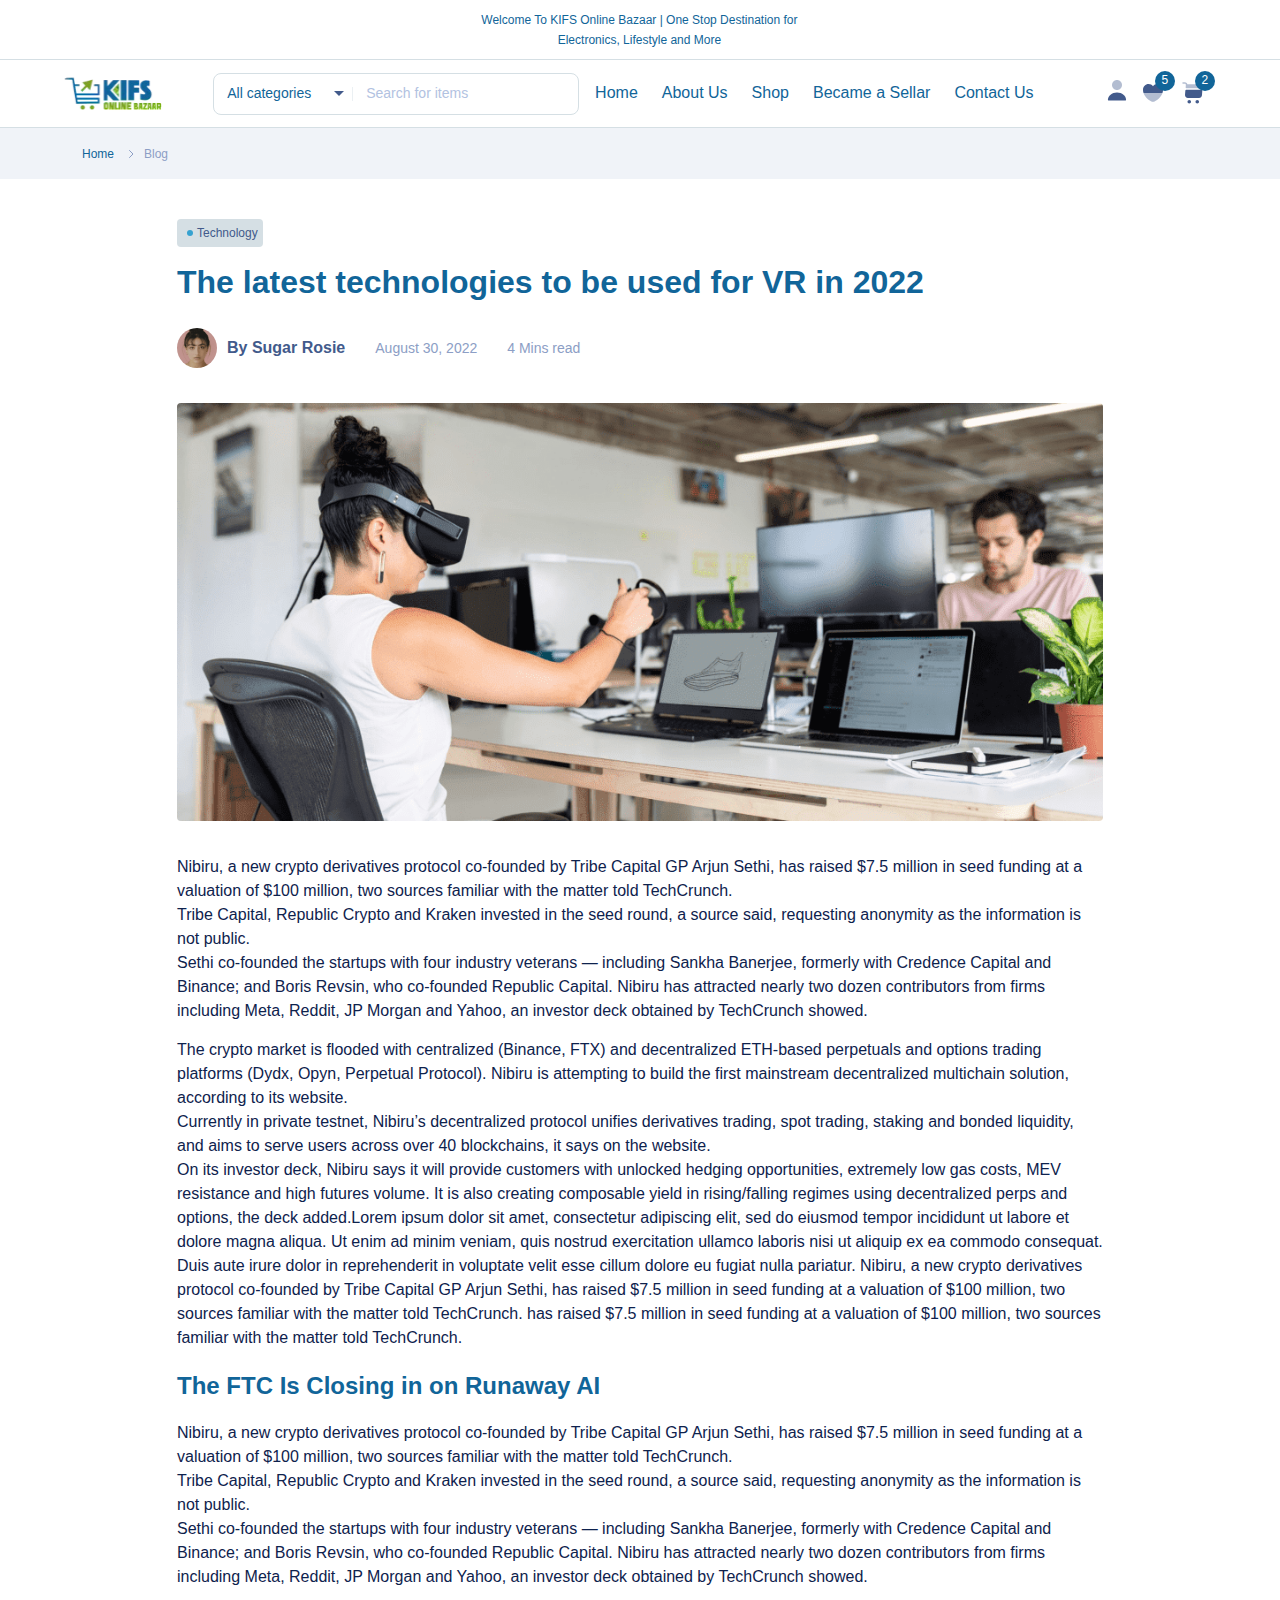
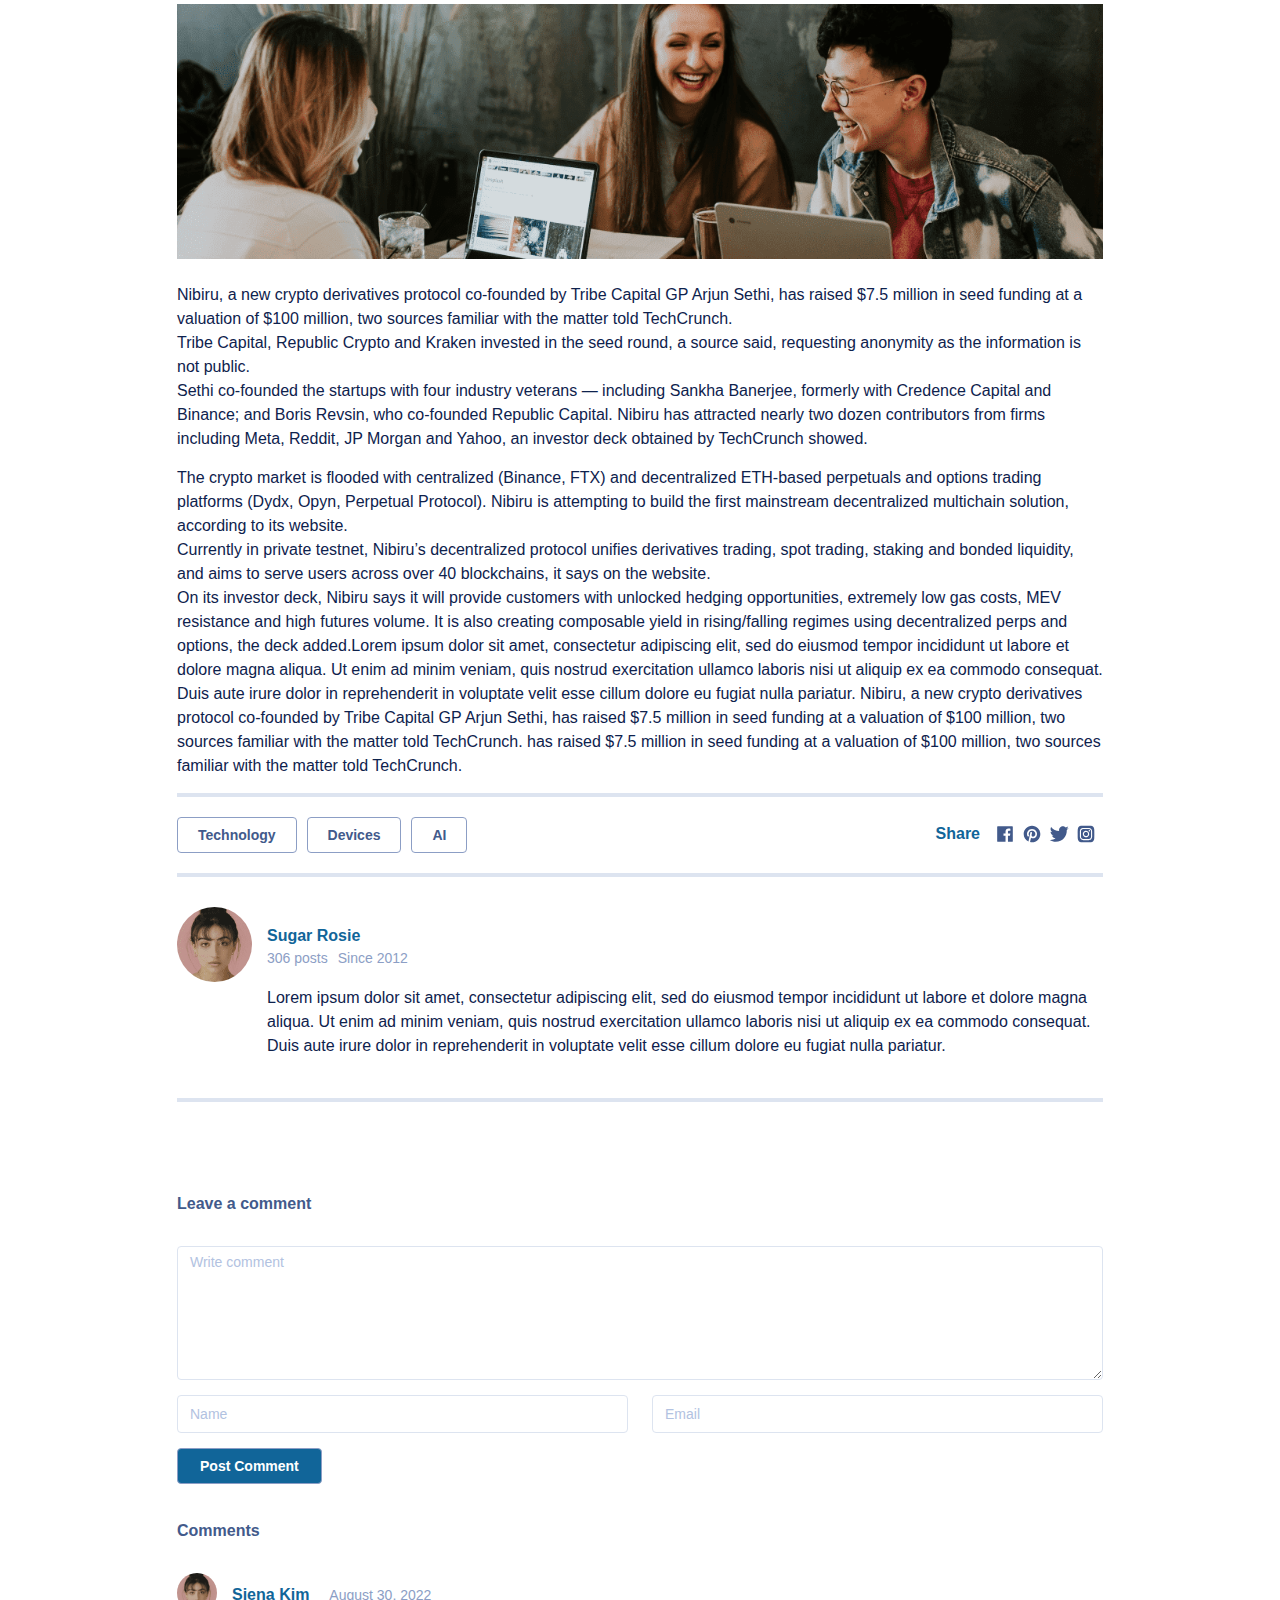
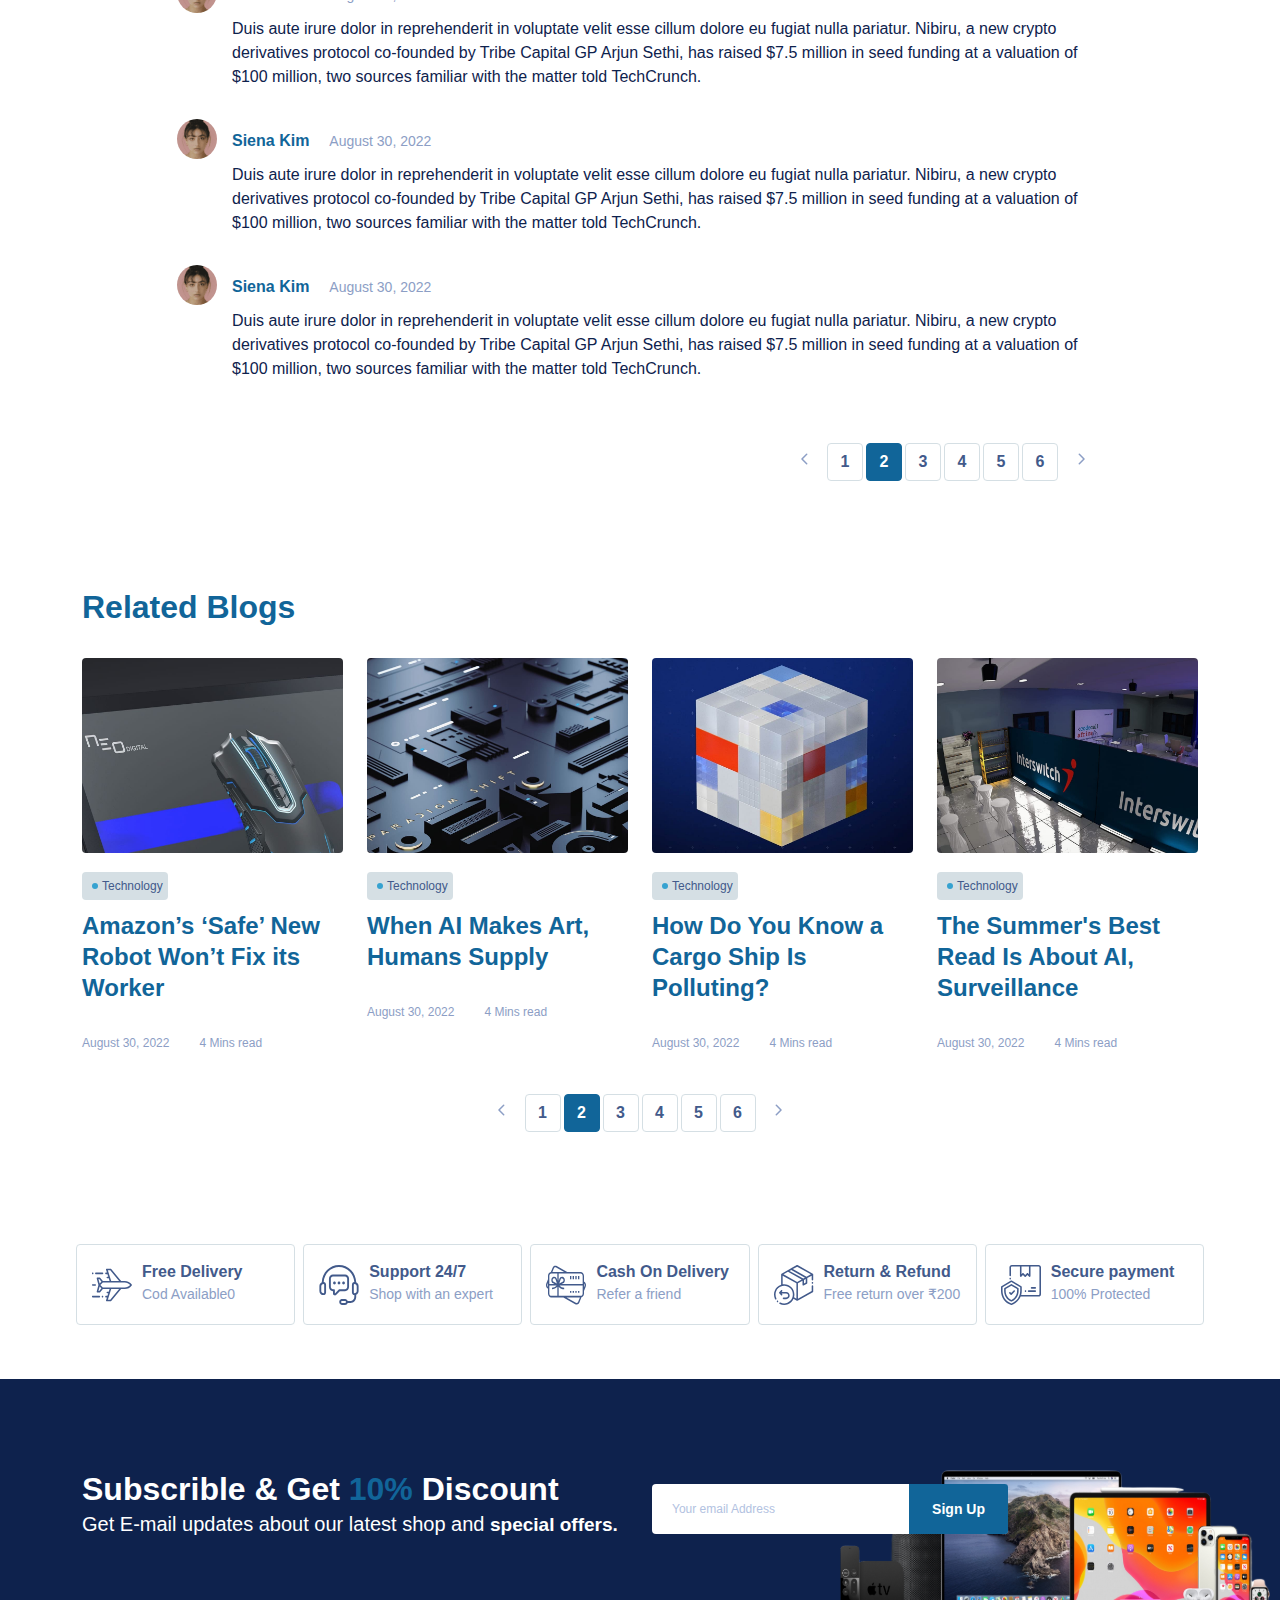
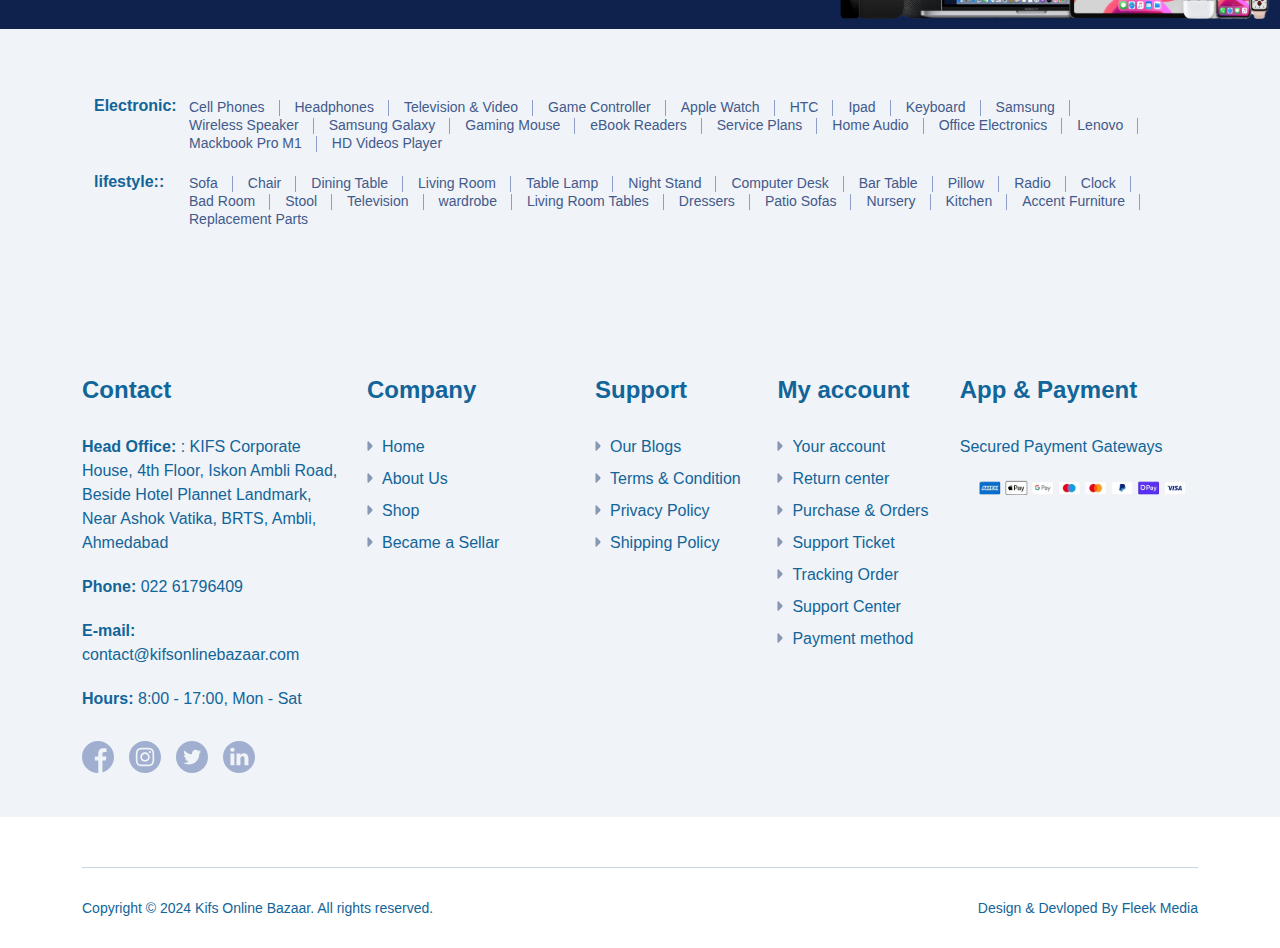
<file: blog-single-3.html>
<!DOCTYPE html>
<html lang="en">
  <head>
    <meta charset="UTF-8">
    <meta name="viewport" content="width=device-width, initial-scale=1, maximum-scale=1">
    <meta http-equiv="X-UA-Compatible" content="ie=edge">
    <meta name="msapplication-TileColor" content="#0E0E0E">
    <meta name="template-color" content="#0E0E0E">
    <meta name="description" content="Index page">
    <meta name="keywords" content="index, page">
    <meta name="author" content="">
    <link rel="shortcut icon" type="image/x-icon" href="assets/imgs/slider/swiper/kifs-2-removebg-preview 1.svg">
    <link href="assets/css/style.css?v=3.0.0" rel="stylesheet">
    <title>Kifs Online Bazaar</title>
  </head>
  <body>
    <div id="preloader-active">
      <div class="preloader d-flex align-items-center justify-content-center">
        <div class="preloader-inner position-relative">
          <div class="text-center"><img class="mb-10" src="assets/imgs/slider/swiper/kifs-2-removebg-preview 1.svg" alt="Ecom">
          </div>
        </div>
      </div>
    </div>
    <div class="topbar">
      <div class="container-topbar">
        <div class="menu-topbar-left d-none d-xl-block">
         
        </div>
        <div class="info-topbar text-center d-none d-xl-block"><span class="font-xs color-brand-3">Welcome To KIFS Online Bazaar  |  One Stop Destination for Electronics, Lifestyle and More<span class="font-sm-bold color-success"></span></div>
       
      </div>
    </div>
    <header class="header sticky-bar">
      <div class="container">
        <div class="main-header">
          <div class="header-left">
            <div class="header-logo"><a class="d-flex" href="./index.html"><img alt="Ecom" src="assets/imgs/slider/swiper/kifs-2-removebg-preview 1.svg"></a></div>
            <div class="header-search">
              <div class="box-header-search">
                <form class="form-search" method="post" action="#">
                  <div class="box-category">
                    <select class="select-active select2-hidden-accessible">
                      <option>All categories</option>
                      <option value="Computers Accessories">Computers Accessories</option>
                      <option value="Cell Phones">Cell Phones</option>
                      <option value="Gaming Gatgets">Gaming Gatgets</option>
                      <option value="Smart watches">Smart watches</option>
                      <option value="Wired Headphone">Wired Headphone</option>
                      <option value="Mouse &amp; Keyboard">Mouse Keyboard</option>
                      <option value="Headphone">Headphone</option>
                      <option value="Bluetooth devices">Bluetooth devices</option>
                      <option value="Cloud Software">Cloud Software</option>
                    </select>
                  </div>
                  <div class="box-keysearch">
                    <input class="form-control font-xs" type="text" value="" placeholder="Search for items">
                  </div>
                </form>
              </div>
            </div>
            <div class="header-nav">
              <nav class="nav-main-menu d-none d-xl-block">
                <ul class="main-menu">
                  <li class=""><a class="active" href="./index.html">Home</a>
                    <ul class="sub-menu two-col">
                     
                    </ul>
                  </li>
                  <li class=""><a href="./page-about-us.html">About Us</a>
                   
                  </li>
                  <li class=""><a href="./shop-grid.html">Shop</a>
                
                  </li>
                  <li class=""><a href="#">Became a Sellar</a>
                    
                  </li>
                  <li class=""><a href="./page-contact.html">Contact Us</a>
                    
                  </li>
                 
                </ul>
              </nav>
              <div class="burger-icon burger-icon-white"><span class="burger-icon-top"></span><span class="burger-icon-mid"></span><span class="burger-icon-bottom"></span></div>
            </div>
            <div class="header-shop">
              <div class="d-inline-block box-dropdown-cart"><span class="font-lg icon-list icon-account"><span>Account</span></span>
                <div class="dropdown-account">
                  <ul>
                    <li><a href="page-login.html">Log in</a></li>
                    <li><a href="page-account.html">Wishlist</a></li>
                    <li><a href="page-account.html">Cart</a></li>
                    <li><a href="page-account.html">My Wishlist</a></li>
                    <li><a href="page-account.html">Setting</a></li>
                    <!-- <li><a href="page-login.html">Sign out</a></li> -->
                  </ul>
                </div>
              </div><a class="font-lg icon-list icon-wishlist" href="shop-wishlist.html"><span>Wishlist</span><span class="number-item font-xs">5</span></a>
              <div class="d-inline-block box-dropdown-cart"><span class="font-lg icon-list icon-cart"><span>Cart</span><span class="number-item font-xs">2</span></span>
                <div class="dropdown-cart">
                  <div class="item-cart mb-20">
                    <div class="cart-image"><img src="assets/imgs/slider/swiper/bag-15.png" alt="Ecom"></div>
                    <div class="cart-info"><a class="font-sm-bold color-brand-3" href="shop-single-product.html">BOTTEGA Office Bag
                    </a>
                      <p><span class="color-brand-2 font-sm-bold">1 x ₹1942
                      </span></p>
                    </div>
                  </div>
                  <div class="item-cart mb-20">
                    <div class="cart-image"><img src="assets/imgs/slider/swiper/bag-17.png" alt="Ecom"></div>
                    <div class="cart-info"><a class="font-sm-bold color-brand-3" href="shop-single-product-2.html">Virgo Duffle Trolley
                    </a>
                      <p><span class="color-brand-2 font-sm-bold">1 x ₹942
                      </span></p>
                    </div>
                  </div>
                  <div class="border-bottom pt-0 mb-15"></div>
                  <div class="cart-total">
                    <div class="row">
                      <div class="col-6 text-start"><span class="font-md-bold color-brand-3">Total</span></div>
                      <div class="col-6"><span class="font-md-bold color-brand-1">₹2942
                      </span></div>
                    </div>
                    <div class="row mt-15">
                      <div class="col-6 text-start"><a class="btn btn-cart w-auto" href="shop-cart.html">View cart</a></div>
                      <div class="col-6"><a class="btn btn-buy w-auto" href="shop-checkout.html">Checkout</a></div>
                    </div>
                  </div>
                </div>
              <!-- </div><a class="font-lg icon-list icon-compare" href="shop-compare.html"><span>Compare</span></a> -->
            </div>
          </div>
        </div>
      </div>
    </header>
    <div class="mobile-header-active mobile-header-wrapper-style perfect-scrollbar">
      <div class="mobile-header-wrapper-inner">
        <div class="mobile-header-content-area">
          <div class="mobile-logo"><a class="d-flex" href="index.html"><img alt="Ecom" src="assets/imgs/template/kifs-2-removebg-preview 1.png"></a></div>
          <div class="perfect-scroll">
            <div class="mobile-menu-wrap mobile-header-border">
              <nav class="mt-15">
                <ul class="mobile-menu font-heading">
                  <li class=""><a class="active" href="index.html">Home</a>
                   
                      <li><a href="index.html">Homepage - 3</a></li>
               
                    </ul>
                  </li>
                  <li class="has-children"><a href="">About Us</a>
                    <ul class="sub-menu">
                      <li><a href="shop-grid.html">Shop Grid</a></li>
                      <li><a href="shop-grid-2.html">Shop Grid 2</a></li>
                      <li><a href="shop-list.html">Shop List</a></li>
                      <li><a href="shop-list-2.html">Shop List 2</a></li>
                      <li><a href="shop-fullwidth.html">Shop Fullwidth</a></li>
                      <li><a href="shop-single-product.html">Single Product</a></li>
                      <li><a href="shop-single-product-2.html">Single Product 2</a></li>
                      <li><a href="shop-single-product-3.html">Single Product 3</a></li>
                      <li><a href="shop-single-product-4.html">Single Product 4</a></li>
                      <li><a href="shop-cart.html">Shop Cart</a></li>
                      <li><a href="shop-checkout.html">Shop Checkout</a></li>
                      <li><a href="shop-compare.html">Shop Compare</a></li>
                      <li><a href="shop-wishlist.html">Shop Wishlist</a></li>
                    </ul>
                  </li>
                  <li class="has-children"><a href="shop-vendor-list.html">Vendors</a>
                    <ul class="sub-menu">
                      <li><a href="shop-vendor-list.html">Vendors Listing</a></li>
                      <li><a href="shop-vendor-single.html">Vendor Single</a></li>
                    </ul>
                  </li>
                  <li class="has-children"><a href="#">Pages</a>
                    <ul class="sub-menu">
                      <li><a href="page-about-us.html">About Us</a></li>
                      <li><a href="page-contact.html">Contact Us</a></li>
                      <li><a href="page-careers.html">Careers</a></li>
                      <li><a href="page-term.html">Term and Condition</a></li>
                      <li><a href="page-register.html">Register</a></li>
                      <li><a href="page-login.html">Login</a></li>
                      <li><a href="page-404.html">Error 404</a></li>
                    </ul>
                  </li>
                  <li class="has-children"><a href="blog.html">Blog</a>
                    <ul class="sub-menu">
                      <li><a href="blog.html">Blog Grid</a></li>
                      <li><a href="blog-2.html">Blog Grid 2</a></li>
                      <li><a href="blog-list.html">Blog List</a></li>
                      <li><a href="blog-big.html">Blog Big</a></li>
                      <li><a href="blog-single.html">Blog Single - Left sidebar</a></li>
                      <li><a href="blog-single-2.html">Blog Single - Right sidebar</a></li>
                      <li><a href="blog-single-3.html">Blog Single - No sidebar</a></li>
                    </ul>
                  </li>
                  <li><a href="page-contact.html">Contact</a></li>
                </ul>
              </nav>
            </div>
            <div class="mobile-account">
              <div class="mobile-header-top">
                <div class="user-account"><a href="page-account.html"><img src="assets/imgs/template/ava_1.png" alt="Ecom"></a>
                  <div class="content">
                    <h6 class="user-name">Hello<span class="text-brand"> Steven !</span></h6>
                    <p class="font-xs text-muted">You have 3 new messages</p>
                  </div>
                </div>
              </div>
              <ul class="mobile-menu">
                <li><a href="page-account.html">My Account</a></li>
                <li><a href="page-account.html">Order Tracking</a></li>
                <li><a href="page-account.html">My Orders</a></li>
                <li><a href="page-account.html">My Wishlist</a></li>
                <li><a href="page-account.html">Setting</a></li>
                <li><a href="page-login.html">Sign out</a></li>
              </ul>
            </div>
            <div class="mobile-banner">
              <div class="bg-5 block-iphone"><span class="color-brand-3 font-sm-lh32">Starting from $899</span>
                <h3 class="font-xl mb-10">iPhone 12 Pro 128Gb</h3>
                <p class="font-base color-brand-3 mb-10">Special Sale</p><a class="btn btn-arrow" href="shop-grid.html">learn more</a>
              </div>
            </div>
            <div class="site-copyright color-gray-400 mt-30">Copyright 2022 &copy; Ecom - Marketplace Template.<br>Designed by<a href="http://alithemes.com" target="_blank">&nbsp; AliThemes</a></div>
          </div>
        </div>
      </div>
    </div>

    <div class="mobile-header-active mobile-header-wrapper-style perfect-scrollbar">
      <div class="mobile-header-wrapper-inner">
        <div class="mobile-header-content-area">
          <div class="mobile-logo"><a class="d-flex" href="index.html"><img alt="Ecom" src="assets/imgs/template/kifs-2-removebg-preview 1.png"></a></div>
          <div class="perfect-scroll">
            <div class="mobile-menu-wrap mobile-header-border">
              <nav class="mt-15">
                <ul class="mobile-menu font-heading">
                  <li class="has-children"><a class="active" href="index.html">Home</a>
                  
                  </li>
                  <li class="has-children"><a href="./page-about-us.html">About Us</a>
              
                  </li>
                  <li class="has-children"><a href="./shop-grid.html">Shop</a>
                   
                  </li>
                  <li class="has-children"><a href="#">Became a Sellar</a>
               
                  </li>
                  <li class="has-children"><a href="./page-contact.html">Contact Us</a>
               
                  </li>
                  
                  
                 
                </ul>
              </nav>
            </div>
            <div class="mobile-account">
              <div class="mobile-header-top">
                <div class="user-account"><a href="page-account.html"><img src="assets/imgs/template/ava_1.png" alt="Ecom"></a>
                  <div class="content">
                    <h6 class="user-name">Hello<span class="text-brand"> Steven !</span></h6>
                    <p class="font-xs text-muted">You have 3 new messages</p>
                  </div>
                </div>
              </div>
              <ul class="mobile-menu">
                <li><a href="page-account.html">My Account</a></li>
                <li><a href="page-account.html">Order Tracking</a></li>
                <li><a href="page-account.html">My Orders</a></li>
                <li><a href="page-account.html">My Wishlist</a></li>
                <li><a href="page-account.html">Setting</a></li>
                <li><a href="page-login.html">Sign out</a></li>
              </ul>
            </div>
            <div class="site-copyright color-gray-400 mt-30">Copyright 2024 &copy; Kifs Online Bazaar .<br>Designed And Devloped By Fleek Media<a href="#" target="_blank">&nbsp; </a></div>
          </div>
        </div>
      </div>
    </div>
    <main class="main">
      <div class="section-box">
        <div class="breadcrumbs-div">
          <div class="container">
            <ul class="breadcrumb">
              <li><a class="font-xs color-gray-1000" href="index.html">Home</a></li>
              <li><a class="font-xs color-gray-500" href="blog.html">Blog</a></li>
            </ul>
          </div>
        </div>
      </div>
      <section class="section-box shop-template mt-10">
        <div class="container">
          <div class="row">
            <div class="col-lg-1"></div>
            <div class="col-lg-10">
              <div class="row">
                <div class="col-lg-12 mb-50 display-list"><a class="tag-dot font-xs" href="blog.html">Technology</a>
                  <h3 class="mt-15 mb-25">The latest technologies to be used for VR in 2022</h3>
                  <div class="box-author mb-5">
                    <div class="img-author mr-30"><img src="assets/imgs/page/blog/author.png" alt="Ecom"><span class="font-md-bold">By Sugar Rosie</span></div><span class="datepost color-gray-500 font-sm mr-30">August 30, 2022</span><span class="timeread color-gray-500 font-sm">4 Mins read</span>
                  </div>
                  <div class="image-feature"><img src="assets/imgs/page/blog/img-big.png" alt="Ecom"></div>
                  <div class="content-text">
                    <p>Nibiru, a new crypto derivatives protocol co-founded by Tribe Capital GP Arjun Sethi, has raised $7.5 million in seed funding at a valuation of $100 million, two sources familiar with the matter told TechCrunch.<br>Tribe Capital, Republic Crypto and Kraken invested in the seed round, a source said, requesting anonymity as the information is not public.<br>Sethi co-founded the startups with four industry veterans — including Sankha Banerjee, formerly with Credence Capital and Binance; and Boris Revsin, who co-founded Republic Capital. Nibiru has attracted nearly two dozen contributors from firms including Meta, Reddit, JP Morgan and Yahoo, an investor deck obtained by TechCrunch showed.</p>
                    <p>The crypto market is flooded with centralized (Binance, FTX) and decentralized ETH-based perpetuals and options trading platforms (Dydx, Opyn, Perpetual Protocol). Nibiru is attempting to build the first mainstream decentralized multichain solution, according to its website.<br>Currently in private testnet, Nibiru’s decentralized protocol unifies derivatives trading, spot trading, staking and bonded liquidity, and aims to serve users across over 40 blockchains, it says on the website.<br>On its investor deck, Nibiru says it will provide customers with unlocked hedging opportunities, extremely low gas costs, MEV resistance and high futures volume. It is also creating composable yield in rising/falling regimes using decentralized perps and options, the deck added.Lorem ipsum dolor sit amet, consectetur adipiscing elit, sed do eiusmod tempor incididunt ut labore et dolore magna aliqua. Ut enim ad minim veniam, quis nostrud exercitation ullamco laboris nisi ut aliquip ex ea commodo consequat. Duis aute irure dolor in reprehenderit in voluptate velit esse cillum dolore eu fugiat nulla pariatur. Nibiru, a new crypto derivatives protocol co-founded by Tribe Capital GP Arjun Sethi, has raised $7.5 million in seed funding at a valuation of $100 million, two sources familiar with the matter told TechCrunch. has raised $7.5 million in seed funding at a valuation of $100 million, two sources familiar with the matter told TechCrunch.</p>
                    <h4 class="mt-20 mb-20">The FTC Is Closing in on Runaway AI</h4>
                    <p>Nibiru, a new crypto derivatives protocol co-founded by Tribe Capital GP Arjun Sethi, has raised $7.5 million in seed funding at a valuation of $100 million, two sources familiar with the matter told TechCrunch.<br>Tribe Capital, Republic Crypto and Kraken invested in the seed round, a source said, requesting anonymity as the information is not public.<br>Sethi co-founded the startups with four industry veterans — including Sankha Banerjee, formerly with Credence Capital and Binance; and Boris Revsin, who co-founded Republic Capital. Nibiru has attracted nearly two dozen contributors from firms including Meta, Reddit, JP Morgan and Yahoo, an investor deck obtained by TechCrunch showed.</p>
                    <div class="image-single"><img src="assets/imgs/page/blog/img-single.png" alt="Ecom"></div>
                    <p>Nibiru, a new crypto derivatives protocol co-founded by Tribe Capital GP Arjun Sethi, has raised $7.5 million in seed funding at a valuation of $100 million, two sources familiar with the matter told TechCrunch.<br>Tribe Capital, Republic Crypto and Kraken invested in the seed round, a source said, requesting anonymity as the information is not public.<br>Sethi co-founded the startups with four industry veterans — including Sankha Banerjee, formerly with Credence Capital and Binance; and Boris Revsin, who co-founded Republic Capital. Nibiru has attracted nearly two dozen contributors from firms including Meta, Reddit, JP Morgan and Yahoo, an investor deck obtained by TechCrunch showed.</p>
                    <p>The crypto market is flooded with centralized (Binance, FTX) and decentralized ETH-based perpetuals and options trading platforms (Dydx, Opyn, Perpetual Protocol). Nibiru is attempting to build the first mainstream decentralized multichain solution, according to its website.<br>Currently in private testnet, Nibiru’s decentralized protocol unifies derivatives trading, spot trading, staking and bonded liquidity, and aims to serve users across over 40 blockchains, it says on the website.<br>On its investor deck, Nibiru says it will provide customers with unlocked hedging opportunities, extremely low gas costs, MEV resistance and high futures volume. It is also creating composable yield in rising/falling regimes using decentralized perps and options, the deck added.Lorem ipsum dolor sit amet, consectetur adipiscing elit, sed do eiusmod tempor incididunt ut labore et dolore magna aliqua. Ut enim ad minim veniam, quis nostrud exercitation ullamco laboris nisi ut aliquip ex ea commodo consequat. Duis aute irure dolor in reprehenderit in voluptate velit esse cillum dolore eu fugiat nulla pariatur. Nibiru, a new crypto derivatives protocol co-founded by Tribe Capital GP Arjun Sethi, has raised $7.5 million in seed funding at a valuation of $100 million, two sources familiar with the matter told TechCrunch. has raised $7.5 million in seed funding at a valuation of $100 million, two sources familiar with the matter told TechCrunch.</p>
                  </div>
                  <div class="border-bottom-4 mb-20"></div>
                  <div class="row">
                    <div class="col-lg-6">
                      <div class="box-tags"><a class="btn btn-tags mr-10 hover-up">Technology</a><a class="btn btn-tags mr-10 hover-up">Devices</a><a class="btn btn-tags mr-10 hover-up">AI</a></div>
                    </div>
                    <div class="col-lg-6 text-end">
                      <div class="d-inline-block pt-5 pb-5">
                        <div class="share-link"><span class="font-md-bold color-brand-3 mr-15">Share</span><a class="facebook hover-up" href="#"></a><a class="printest hover-up" href="#"></a><a class="twitter hover-up" href="#"></a><a class="instagram hover-up" href="#"></a></div>
                      </div>
                    </div>
                  </div>
                  <div class="border-bottom-4 mt-20 mb-30"></div>
                  <div class="comment-box">
                    <div class="comment-item">
                      <div class="top-comment">
                        <div class="image-author"><img src="assets/imgs/page/blog/author.png" alt="Ecom"></div>
                        <div class="author-name"><span class="font-md-bold color-gray-900">Sugar Rosie</span>
                          <div class="info-author"><span class="font-sm color-gray-500">306 posts</span><span class="font-sm color-gray-500">Since 2012</span></div>
                        </div>
                      </div>
                      <div class="comment-content font-md">Lorem ipsum dolor sit amet, consectetur adipiscing elit, sed do eiusmod tempor incididunt ut labore et dolore magna aliqua. Ut enim ad minim veniam, quis nostrud exercitation ullamco laboris nisi ut aliquip ex ea commodo consequat. Duis aute irure dolor in reprehenderit in voluptate velit esse cillum dolore eu fugiat nulla pariatur.</div>
                    </div>
                  </div>
                  <div class="border-bottom-4 mt-40 mb-90"></div>
                  <h5 class="font-md-bold mb-30">Leave a comment</h5>
                  <div class="form-comment">
                    <div class="row">
                      <div class="col-lg-12">
                        <div class="form-group">
                          <textarea class="form-control" placeholder="Write comment" rows="5"></textarea>
                        </div>
                      </div>
                      <div class="col-lg-6">
                        <div class="form-group">
                          <input class="form-control" type="text" placeholder="Name">
                        </div>
                      </div>
                      <div class="col-lg-6">
                        <div class="form-group">
                          <input class="form-control" type="email" placeholder="Email">
                        </div>
                      </div>
                      <div class="col-lg-12">
                        <div class="form-group">
                          <input class="btn btn-buy w-auto" type="submit" value="Post Comment">
                        </div>
                      </div>
                    </div>
                  </div>
                  <h5 class="font-md-bold mb-30 mt-20">Comments</h5>
                  <div class="comment-box mb-60">
                    <div class="comment-item comment-item-small">
                      <div class="top-comment">
                        <div class="image-author"><img src="assets/imgs/page/blog/author.png" alt="Ecom"></div>
                        <div class="author-name"><span class="font-md-bold color-gray-900 mr-20">Siena Kim</span><span class="font-sm color-gray-500">August 30, 2022</span></div>
                      </div>
                      <div class="comment-content font-md">Duis aute irure dolor in reprehenderit in voluptate velit esse cillum dolore eu fugiat nulla pariatur. Nibiru, a new crypto derivatives protocol co-founded by Tribe Capital GP Arjun Sethi, has raised $7.5 million in seed funding at a valuation of $100 million, two sources familiar with the matter told TechCrunch.</div>
                    </div>
                    <div class="comment-item comment-item-small">
                      <div class="top-comment">
                        <div class="image-author"><img src="assets/imgs/page/blog/author.png" alt="Ecom"></div>
                        <div class="author-name"><span class="font-md-bold color-gray-900 mr-20">Siena Kim</span><span class="font-sm color-gray-500">August 30, 2022</span></div>
                      </div>
                      <div class="comment-content font-md">Duis aute irure dolor in reprehenderit in voluptate velit esse cillum dolore eu fugiat nulla pariatur. Nibiru, a new crypto derivatives protocol co-founded by Tribe Capital GP Arjun Sethi, has raised $7.5 million in seed funding at a valuation of $100 million, two sources familiar with the matter told TechCrunch.</div>
                    </div>
                    <div class="comment-item comment-item-small">
                      <div class="top-comment">
                        <div class="image-author"><img src="assets/imgs/page/blog/author.png" alt="Ecom"></div>
                        <div class="author-name"><span class="font-md-bold color-gray-900 mr-20">Siena Kim</span><span class="font-sm color-gray-500">August 30, 2022</span></div>
                      </div>
                      <div class="comment-content font-md">Duis aute irure dolor in reprehenderit in voluptate velit esse cillum dolore eu fugiat nulla pariatur. Nibiru, a new crypto derivatives protocol co-founded by Tribe Capital GP Arjun Sethi, has raised $7.5 million in seed funding at a valuation of $100 million, two sources familiar with the matter told TechCrunch.</div>
                    </div>
                  </div>
                  <div class="nav-center text-end">
                    <nav>
                      <ul class="pagination">
                        <li class="page-item"><a class="page-link page-prev" href="#"></a></li>
                        <li class="page-item"><a class="page-link" href="#">1</a></li>
                        <li class="page-item"><a class="page-link active" href="#">2</a></li>
                        <li class="page-item"><a class="page-link" href="#">3</a></li>
                        <li class="page-item"><a class="page-link" href="#">4</a></li>
                        <li class="page-item"><a class="page-link" href="#">5</a></li>
                        <li class="page-item"><a class="page-link" href="#">6</a></li>
                        <li class="page-item"><a class="page-link page-next" href="#"></a></li>
                      </ul>
                    </nav>
                  </div>
                </div>
              </div>
            </div>
          </div>
        </div>
      </section>
      <section class="section-box shop-template mt-30">
        <div class="container">
          <h3 class="color-brand-3">Related Blogs</h3>
          <div class="row mt-30">
            <div class="col-lg-3 col-md-6 col-sm-6 col-12 mb-40">
              <div class="card-grid-style-1">
                <div class="image-box"><a href="blog-single.html"><img src="assets/imgs/page/blog/blog-17.jpg" alt="Ecom"></a></div><a class="tag-dot font-xs" href="#">Technology</a><a class="color-gray-1100" href="blog-single.html">
                  <h4 class="mb-10">Amazon’s ‘Safe’ New Robot Won’t Fix its Worker</h4></a>
                <div class="row mt-20">
                  <div class="col-12"><span class="color-gray-500 font-xs mr-30">August 30, 2022</span><span class="color-gray-500 font-xs">4<span> Mins read</span></span></div>
                </div>
              </div>
            </div>
            <div class="col-lg-3 col-md-6 col-sm-6 col-12 mb-40">
              <div class="card-grid-style-1">
                <div class="image-box"><a href="blog-single.html"><img src="assets/imgs/page/blog/blog-16.jpg" alt="Ecom"></a></div><a class="tag-dot font-xs" href="#">Technology</a><a class="color-gray-1100" href="blog-single.html">
                  <h4 class="mb-10">When AI Makes Art, Humans Supply</h4></a>
                <div class="row mt-20">
                  <div class="col-12"><span class="color-gray-500 font-xs mr-30">August 30, 2022</span><span class="color-gray-500 font-xs">4<span> Mins read</span></span></div>
                </div>
              </div>
            </div>
            <div class="col-lg-3 col-md-6 col-sm-6 col-12 mb-40">
              <div class="card-grid-style-1">
                <div class="image-box"><a href="blog-single.html"><img src="assets/imgs/page/blog/blog-15.jpg" alt="Ecom"></a></div><a class="tag-dot font-xs" href="#">Technology</a><a class="color-gray-1100" href="blog-single.html">
                  <h4 class="mb-10">How Do You Know a Cargo Ship Is Polluting?</h4></a>
                <div class="row mt-20">
                  <div class="col-12"><span class="color-gray-500 font-xs mr-30">August 30, 2022</span><span class="color-gray-500 font-xs">4<span> Mins read</span></span></div>
                </div>
              </div>
            </div>
            <div class="col-lg-3 col-md-6 col-sm-6 col-12 mb-40">
              <div class="card-grid-style-1">
                <div class="image-box"><a href="blog-single.html"><img src="assets/imgs/page/blog/blog-7.jpg" alt="Ecom"></a></div><a class="tag-dot font-xs" href="#">Technology</a><a class="color-gray-1100" href="blog-single.html">
                  <h4 class="mb-10">The Summer's Best Read Is About AI, Surveillance</h4></a>
                <div class="row mt-20">
                  <div class="col-12"><span class="color-gray-500 font-xs mr-30">August 30, 2022</span><span class="color-gray-500 font-xs">4<span> Mins read</span></span></div>
                </div>
              </div>
            </div>
          </div>
          <div class="nav-center">
            <nav>
              <ul class="pagination">
                <li class="page-item"><a class="page-link page-prev" href="#"></a></li>
                <li class="page-item"><a class="page-link" href="#">1</a></li>
                <li class="page-item"><a class="page-link active" href="#">2</a></li>
                <li class="page-item"><a class="page-link" href="#">3</a></li>
                <li class="page-item"><a class="page-link" href="#">4</a></li>
                <li class="page-item"><a class="page-link" href="#">5</a></li>
                <li class="page-item"><a class="page-link" href="#">6</a></li>
                <li class="page-item"><a class="page-link page-next" href="#"></a></li>
              </ul>
            </nav>
          </div>
        </div>
      </section>
      <section class="section-box mt-90 mb-50">
        <div class="container">
          <ul class="list-col-5">
            <li>
              <div class="item-list">
                <div class="icon-left"><img src="assets/imgs/template/delivery.svg" alt="Ecom"></div>
                <div class="info-right">
                  <h5 class="font-lg-bold color-gray-100">Free Delivery</h5>
                  <p class="font-sm color-gray-500">Cod Available0</p>
                </div>
              </div>
            </li>
            <li>
              <div class="item-list">
                <div class="icon-left"><img src="assets/imgs/template/support.svg" alt="Ecom"></div>
                <div class="info-right">
                  <h5 class="font-lg-bold color-gray-100">Support 24/7</h5>
                  <p class="font-sm color-gray-500">Shop with an expert</p>
                </div>
              </div>
            </li>
            <li>
              <div class="item-list">
                <div class="icon-left"><img src="assets/imgs/template/voucher.svg" alt="Ecom"></div>
                <div class="info-right">
                  <h5 class="font-lg-bold color-gray-100">Cash On Delivery</h5>
                  <p class="font-sm color-gray-500">Refer a friend</p>
                </div>
              </div>
            </li>
            <li>
              <div class="item-list">
                <div class="icon-left"><img src="assets/imgs/template/return.svg" alt="Ecom"></div>
                <div class="info-right">
                  <h5 class="font-lg-bold color-gray-100">Return &amp; Refund</h5>
                  <p class="font-sm color-gray-500">Free return over ₹200</p>
                </div>
              </div>
            </li>
            <li>
              <div class="item-list">
                <div class="icon-left"><img src="assets/imgs/template/secure.svg" alt="Ecom"></div>
                <div class="info-right">
                  <h5 class="font-lg-bold color-gray-100">Secure payment</h5>
                  <p class="font-sm color-gray-500">100% Protected</p>
                </div>
              </div>
            </li>
          </ul>
        </div>
      </section>
      <section class="section-box box-newsletter">
        <div class="container">
          <div class="row">
            <div class="col-lg-6 col-md-7 col-sm-12">
              <h3 class="color-white">Subscrible &amp; Get <span class="color-warning">10%</span> Discount</h3>
              <p class="font-lg color-white">Get E-mail updates about our latest shop and <span class="font-lg-bold">special offers.</span></p>
            </div>
            <div class="col-lg-4 col-md-5 col-sm-12">
              <div class="box-form-newsletter mt-15">
                <form class="form-newsletter">
                  <input class="input-newsletter font-xs" value="" placeholder="Your email Address">
                  <button class="btn btn-brand-2">Sign Up</button>
                </form>
              </div>
            </div>
          </div>
        </div>
      </section>
      <div class="modal fade" id="ModalQuickview" tabindex="-1" aria-hidden="true" style="display: none;">
        <div class="modal-dialog modal-xl">
          <div class="modal-content apply-job-form">
            <button class="btn-close" type="button" data-bs-dismiss="modal" aria-label="Close"></button>
            <div class="modal-body p-30">
              <div class="row">
                <div class="col-lg-6">
                  <div class="gallery-image">
                    <div class="galleries-2">
                      <div class="detail-gallery">
                        <div class="product-image-slider-2">
                          <figure class="border-radius-10"><img src="assets/imgs/page/product/img-gallery-1.jpg" alt="product image"></figure>
                          <figure class="border-radius-10"><img src="assets/imgs/page/product/img-gallery-2.jpg" alt="product image"></figure>
                          <figure class="border-radius-10"><img src="assets/imgs/page/product/img-gallery-3.jpg" alt="product image"></figure>
                          <figure class="border-radius-10"><img src="assets/imgs/page/product/img-gallery-4.jpg" alt="product image"></figure>
                          <figure class="border-radius-10"><img src="assets/imgs/page/product/img-gallery-5.jpg" alt="product image"></figure>
                          <figure class="border-radius-10"><img src="assets/imgs/page/product/img-gallery-6.jpg" alt="product image"></figure>
                          <figure class="border-radius-10"><img src="assets/imgs/page/product/img-gallery-7.jpg" alt="product image"></figure>
                        </div>
                      </div>
                      <div class="slider-nav-thumbnails-2">
                        <div>
                          <div class="item-thumb"><img src="assets/imgs/page/product/img-gallery-1.jpg" alt="product image"></div>
                        </div>
                        <div>
                          <div class="item-thumb"><img src="assets/imgs/page/product/img-gallery-2.jpg" alt="product image"></div>
                        </div>
                        <div>
                          <div class="item-thumb"><img src="assets/imgs/page/product/img-gallery-3.jpg" alt="product image"></div>
                        </div>
                        <div>
                          <div class="item-thumb"><img src="assets/imgs/page/product/img-gallery-4.jpg" alt="product image"></div>
                        </div>
                        <div>
                          <div class="item-thumb"><img src="assets/imgs/page/product/img-gallery-5.jpg" alt="product image"></div>
                        </div>
                        <div>
                          <div class="item-thumb"><img src="assets/imgs/page/product/img-gallery-6.jpg" alt="product image"></div>
                        </div>
                        <div>
                          <div class="item-thumb"><img src="assets/imgs/page/product/img-gallery-7.jpg" alt="product image"></div>
                        </div>
                      </div>
                    </div>
                  </div>
                  <div class="box-tags">
                    <div class="d-inline-block mr-25"><span class="font-sm font-medium color-gray-900">Category:</span><a class="link" href="#">Smartphones</a></div>
                    <div class="d-inline-block"><span class="font-sm font-medium color-gray-900">Tags:</span><a class="link" href="#">Blue</a>,<a class="link" href="#">Smartphone</a></div>
                  </div>
                </div>
                <div class="col-lg-6">
                  <div class="product-info">
                    <h5 class="mb-15">SAMSUNG Galaxy S22 Ultra, 8K Camera & Video, Brightest Display Screen, S Pen Pro</h5>
                    <div class="info-by"><span class="bytext color-gray-500 font-xs font-medium">by</span><a class="byAUthor color-gray-900 font-xs font-medium" href="shop-vendor-list.html"> Ecom Tech</a>
                      <div class="rating d-inline-block"><img src="assets/imgs/template/icons/star.svg" alt="Ecom"><img src="assets/imgs/template/icons/star.svg" alt="Ecom"><img src="assets/imgs/template/icons/star.svg" alt="Ecom"><img src="assets/imgs/template/icons/star.svg" alt="Ecom"><img src="assets/imgs/template/icons/star.svg" alt="Ecom"><span class="font-xs color-gray-500 font-medium"> (65 reviews)</span></div>
                    </div>
                    <div class="border-bottom pt-10 mb-20"></div>
                    <div class="box-product-price">
                      <h3 class="color-brand-3 price-main d-inline-block mr-10">$2856.3</h3><span class="color-gray-500 price-line font-xl line-througt">$3225.6</span>
                    </div>
                    <div class="product-description mt-10 color-gray-900">
                      <ul class="list-dot">
                        <li>8k super steady video</li>
                        <li>Nightography plus portait mode</li>
                        <li>50mp photo resolution plus bright display</li>
                        <li>Adaptive color contrast</li>
                        <li>premium design & craftmanship</li>
                        <li>Long lasting battery plus fast charging</li>
                      </ul>
                    </div>
                    <div class="box-product-color mt-10">
                      <p class="font-sm color-gray-900">Color:<span class="color-brand-2 nameColor">Pink Gold</span></p>
                      <ul class="list-colors">
                        <li class="disabled"><img src="assets/imgs/page/product/img-gallery-1.jpg" alt="Ecom" title="Pink"></li>
                        <li><img src="assets/imgs/page/product/img-gallery-2.jpg" alt="Ecom" title="Gold"></li>
                        <li><img src="assets/imgs/page/product/img-gallery-3.jpg" alt="Ecom" title="Pink Gold"></li>
                        <li><img src="assets/imgs/page/product/img-gallery-4.jpg" alt="Ecom" title="Silver"></li>
                        <li class="active"><img src="assets/imgs/page/product/img-gallery-5.jpg" alt="Ecom" title="Pink Gold"></li>
                        <li class="disabled"><img src="assets/imgs/page/product/img-gallery-6.jpg" alt="Ecom" title="Black"></li>
                        <li class="disabled"><img src="assets/imgs/page/product/img-gallery-7.jpg" alt="Ecom" title="Red"></li>
                      </ul>
                    </div>
                    <div class="box-product-style-size mt-10">
                      <div class="row">
                        <div class="col-lg-12 mb-10">
                          <p class="font-sm color-gray-900">Style:<span class="color-brand-2 nameStyle">S22</span></p>
                          <ul class="list-styles">
                            <li class="disabled" title="S22 Ultra">S22 Ultra</li>
                            <li class="active" title="S22">S22</li>
                            <li title="S22 + Standing Cover">S22 + Standing Cover</li>
                          </ul>
                        </div>
                        <div class="col-lg-12 mb-10">
                          <p class="font-sm color-gray-900">Size:<span class="color-brand-2 nameSize">512GB</span></p>
                          <ul class="list-sizes">
                            <li class="disabled" title="1GB">1GB</li>
                            <li class="active" title="512 GB">512 GB</li>
                            <li title="256 GB">256 GB</li>
                            <li title="128 GB">128 GB</li>
                            <li class="disabled" title="64GB">64GB</li>
                          </ul>
                        </div>
                      </div>
                    </div>
                    <div class="buy-product mt-5">
                      <p class="font-sm mb-10">Quantity</p>
                      <div class="box-quantity">
                        <div class="input-quantity">
                          <input class="font-xl color-brand-3" type="text" value="1"><span class="minus-cart"></span><span class="plus-cart"></span>
                        </div>
                        <div class="button-buy"><a class="btn btn-cart" href="shop-cart.html">Enquire now</a><a class="btn btn-buy" href="shop-checkout.html">Enquire now</a></div>
                      </div>
                    </div>
                  </div>
                </div>
              </div>
            </div>
          </div>
        </div>
      </div>
    </main>
    <footer class="footer">
      <div class="footer-1">
        <div class="container">
          <div class="row">


            <div class="footer-2">
              <div class="footer-bottom-1">
                <div class="container">
                  <!-- <div class="footer-2-top mb-20"><a href="index.html"><img alt="Ecom" src="assets/imgs/template/logo-2.svg"></a><a class="font-xs color-gray-1000" href="#">EcomMarket.com</a><a class="font-xs color-gray-1000" href="#">Ecom Partners</a><a class="font-xs color-gray-1000" href="#">Ecom Bussiness</a><a class="font-xs color-gray-1000" href="#">Ecom Factory</a></div> -->
                  <div class="footer-2-bottom">
                    <div class="head-left-footer">
                      <h6 class="color-gray-1000">Electronic:</h6>
                    </div>
                    <div class="tags-footer"><a href="shop-fullwidth.html">Cell Phones</a><a href="shop-grid.html">Headphones</a><a href="shop-grid-2.html">Television &amp; Video</a><a href="shop-list.html">Game Controller</a><a href="shop-list-2.html">Apple Watch</a><a href="shop-grid.html">HTC</a><a href="shop-grid.html">Ipad</a><a href="shop-grid.html">Keyboard</a><a href="shop-grid.html">Samsung</a><a href="shop-grid.html">Wireless Speaker</a><a href="shop-grid.html">Samsung Galaxy</a><a href="shop-grid.html">Gaming Mouse</a><a href="shop-grid.html">eBook Readers</a><a href="shop-grid.html">Service Plans</a><a href="shop-grid.html">Home Audio</a><a href="shop-grid.html">Office Electronics</a><a href="shop-grid.html">Lenovo</a><a href="shop-grid.html">Mackbook Pro M1</a><a href="shop-grid.html">HD Videos Player</a></div>
                  </div>
                  <div class="footer-2-bottom">
                    <div class="head-left-footer">
                      <h6 class="color-gray-1000"> lifestyle::</h6>
                    </div>
                    <div class="tags-footer"><a href="shop-grid.html">Sofa</a><a href="shop-grid.html">Chair</a><a href="shop-grid.html">Dining Table</a><a href="shop-grid.html">Living Room</a><a href="shop-grid.html">Table Lamp</a><a href="shop-grid.html">Night Stand</a><a href="shop-grid.html">Computer Desk</a><a href="shop-grid.html">Bar Table</a><a href="shop-grid.html">Pillow</a><a href="shop-grid.html">Radio</a><a href="shop-grid.html">Clock</a><a href="shop-grid.html">Bad Room</a><a href="shop-grid.html">Stool</a><a href="shop-grid.html">Television</a><a href="shop-grid.html">wardrobe</a><a href="shop-grid.html">Living Room Tables</a><a href="shop-grid.html">Dressers</a><a href="shop-grid.html">Patio Sofas</a><a href="shop-grid.html">Nursery</a><a href="shop-grid.html">Kitchen</a><a href="shop-grid.html">Accent Furniture</a><a href="shop-grid.html">Replacement Parts</a></div>
                  </div>
                </div>
              </div>
              
            </div>




            <div class="col-lg-3 width-25 mb-30">
              <h4 class="mb-30 color-gray-1000">Contact</h4>
              <div class="font-md mb-20 color-gray-900"><strong class="font-md-bold">Head Office:</strong> : KIFS Corporate House, 4th Floor, Iskon Ambli Road, Beside Hotel Plannet Landmark, Near Ashok Vatika, BRTS, Ambli, Ahmedabad </div>
              <div class="font-md mb-20 color-gray-900"><strong class="font-md-bold">Phone:</strong> 022 61796409</div>
              <div class="font-md mb-20 color-gray-900"><strong class="font-md-bold">E-mail:</strong>  contact@kifsonlinebazaar.com</div>
              <div class="font-md mb-20 color-gray-900"><strong class="font-md-bold">Hours:</strong> 8:00 - 17:00, Mon - Sat</div>
              <div class="mt-30"><a class="icon-socials icon-facebook" href="#"></a><a class="icon-socials icon-instagram" href="#"></a><a class="icon-socials icon-twitter" href="#"></a><a class="icon-socials icon-linkedin" href="#"></a></div>
            </div>
            <div class="col-lg-3 width-20 mb-30">
              <h4 class="mb-30 color-gray-1000">Company</h4>
              <ul class="menu-footer">
                <li><a href="./index.html">Home</a></li>
                <li><a href="./page-about-us.html">About Us</a></li>
                <li><a href="./shop-grid.html">Shop</a></li>
                <li><a href="#">Became a Sellar </a></li>
              
              </ul>
            </div>
            <div class="col-lg-3 width-16 mb-30">
              <h4 class="mb-30 color-gray-1000">Support</h4>
              <ul class="menu-footer">
                <li><a href="blog-single-3.html">Our Blogs</a></li>
                <li><a href="#">Terms & Condition</a></li>
                <li><a href="#">Privacy Policy</a></li>
                <li><a href="#">Shipping Policy</a></li>
               
              </ul>
            </div>
            <div class="col-lg-3 width-16 mb-30">
              <h4 class="mb-30 color-gray-1000">My account</h4>
              <ul class="menu-footer">
                <li><a href="#">Your account</a></li>
                <li><a href="#">Return center</a></li>
                <li><a href="#">Purchase  & Orders</a></li>
                <li><a href="#">Support Ticket</a></li>
                <li><a href="#">Tracking Order</a></li>
                <li><a href="#">Support Center</a></li>
                <li><a href="#">Payment method</a></li>

              </ul>
            </div>
            <div class="col-lg-3 width-23">
              <h4 class="mb-30 color-gray-1000">App &amp; Payment</h4>
              <div>
                <p class="font-md color-gray-900 mt-20 mb-10">Secured Payment Gateways</p><img src="assets/imgs/slider/swiper/payment.svg" alt="Ecom">
              </div>
            </div>
          </div>
        </div>
      </div>
      <div class="container">
        <div class="footer-bottom mt-20">
          <div class="row">
            <div class="col-lg-6 col-md-12 text-center text-lg-start"><span class="color-gray-900 font-sm">Copyright &copy; 2024 Kifs Online Bazaar. All rights reserved.</span></div>
            <div class="col-lg-6 col-md-12 text-center text-lg-end">

              <ul class="menu-bottom">
                <li><a class="font-sm color-gray-900" href="https://fleek.media/">Design & Devloped By Fleek Media</a></li>
                
              </ul>
            </div>
          </div>
        </div>
      </div>
    </footer>
    <script src="assets/js/vendors/modernizr-3.6.0.min.js"></script>
    <script src="assets/js/vendors/jquery-3.6.0.min.js"></script>
    <script src="assets/js/vendors/jquery-migrate-3.3.0.min.js"></script>
    <script src="assets/js/vendors/bootstrap.bundle.min.js"></script>
    <script src="assets/js/vendors/waypoints.js"></script>
    <script src="assets/js/vendors/wow.js"></script>
    <script src="assets/js/vendors/magnific-popup.js"></script>
    <script src="assets/js/vendors/perfect-scrollbar.min.js"></script>
    <script src="assets/js/vendors/select2.min.js"></script>
    <script src="assets/js/vendors/isotope.js"></script>
    <script src="assets/js/vendors/scrollup.js"></script>
    <script src="assets/js/vendors/swiper-bundle.min.js"></script>
    <script src="assets/js/vendors/noUISlider.js"></script>
    <script src="assets/js/vendors/slider.js"></script>
    <!-- Count down-->
    <script src="assets/js/vendors/counterup.js"></script>
    <script src="assets/js/vendors/jquery.countdown.min.js"></script>
    <!-- Count down--><script src="assets/js/vendors/jquery.elevatezoom.js"></script>
<script src="assets/js/vendors/slick.js"></script>
    <script src="assets/js/main.js?v=3.0.0"></script>
    <script src="assets/js/shop.js?v=1.2.1"></script>
  </body>
</html>
</file>
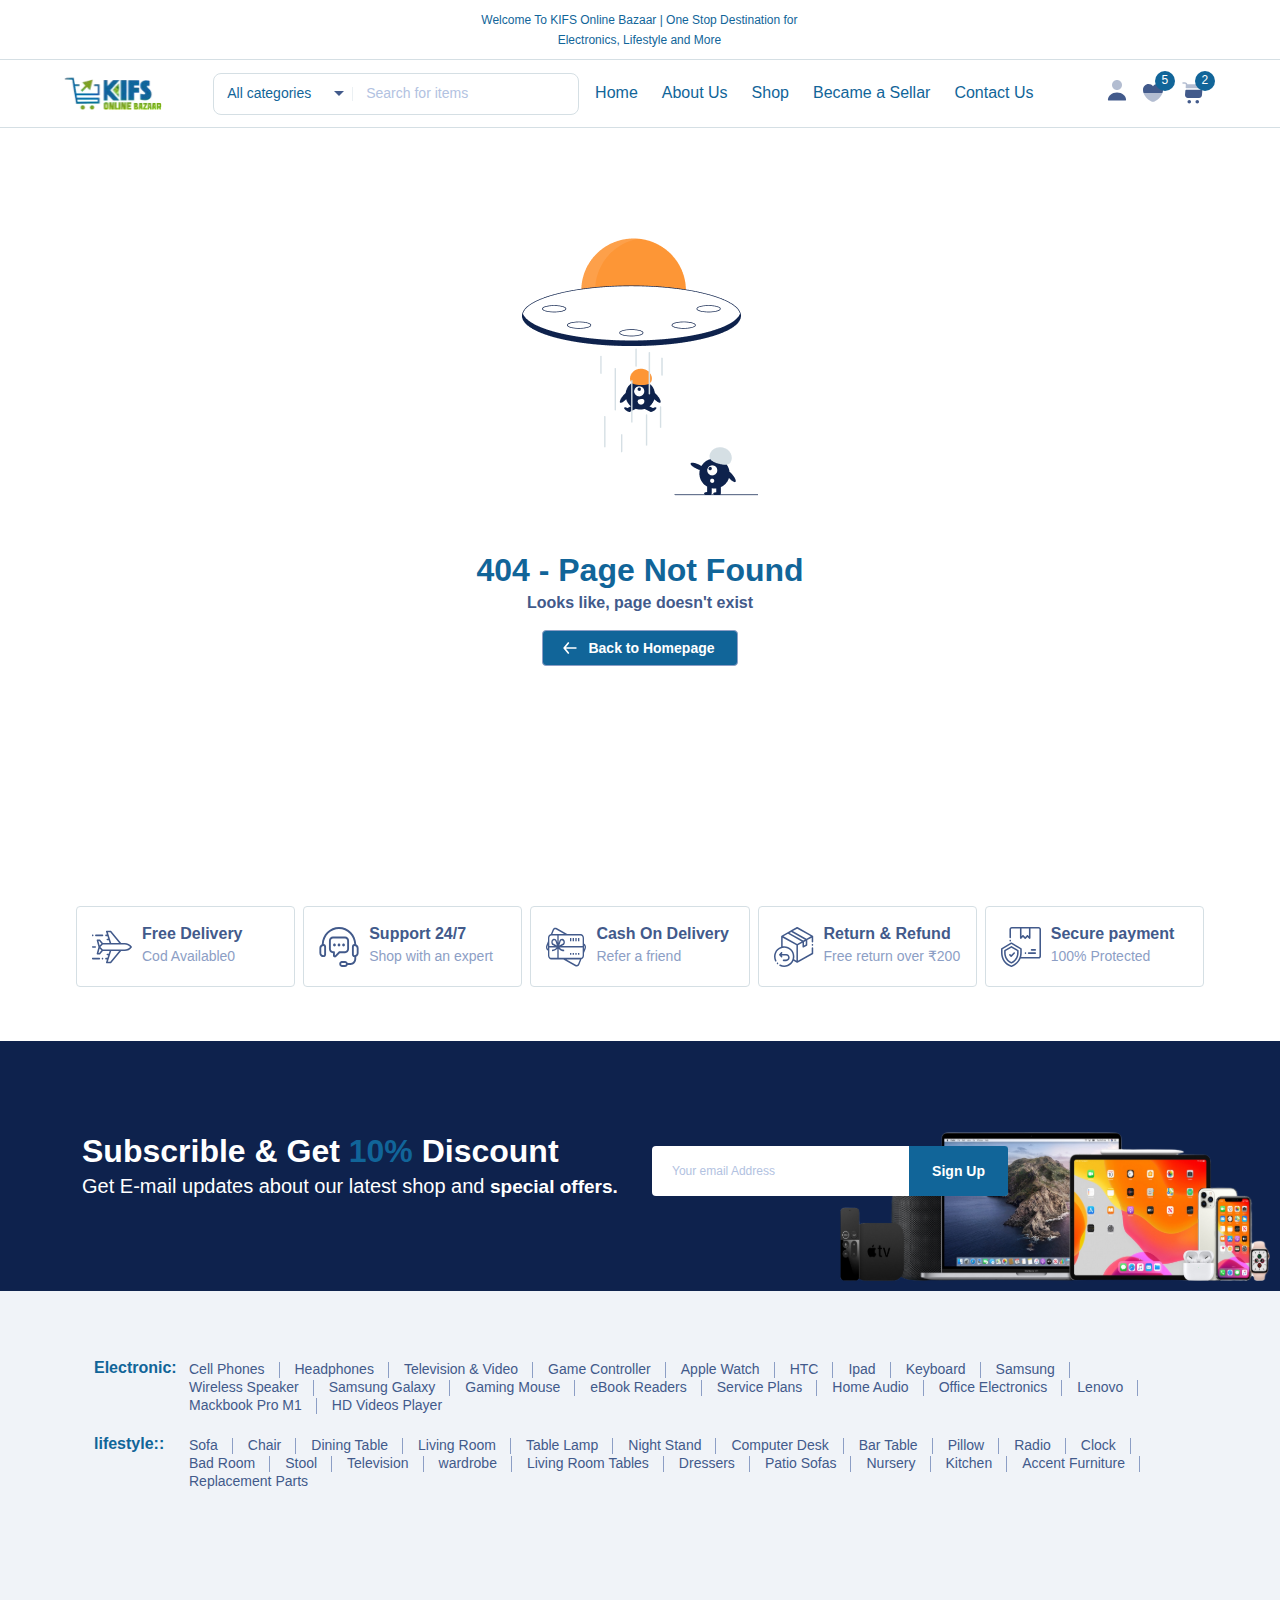
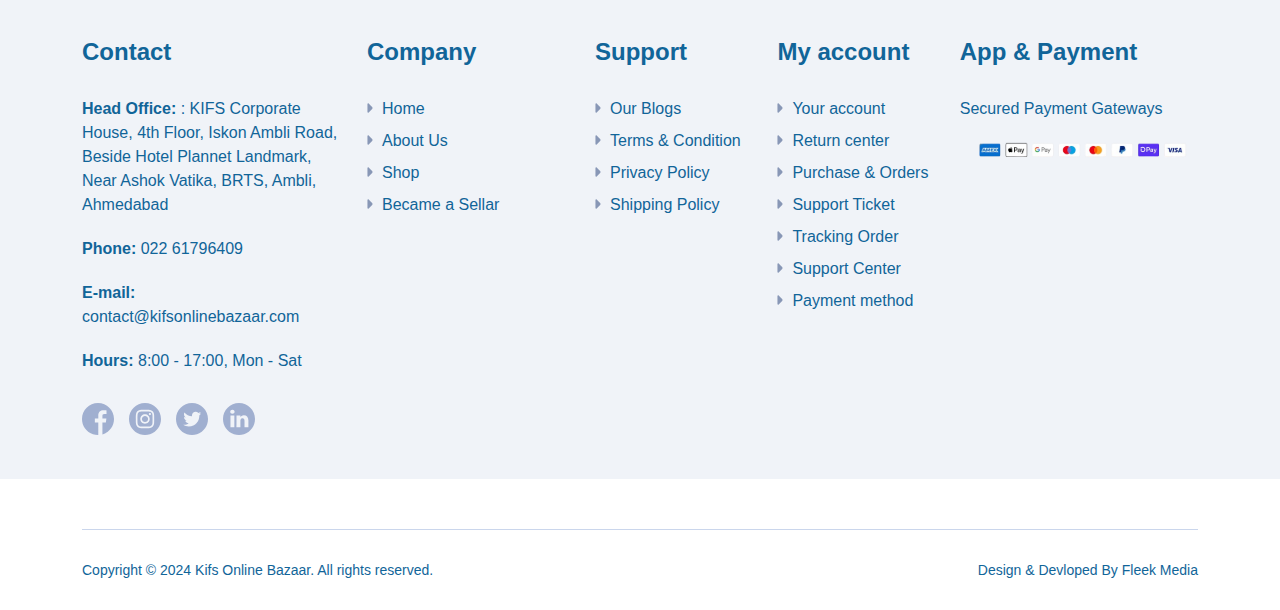
<file: page-404.html>
<!DOCTYPE html>
<html lang="en">
  <head>
    <meta charset="UTF-8">
    <meta name="viewport" content="width=device-width, initial-scale=1, maximum-scale=1">
    <meta http-equiv="X-UA-Compatible" content="ie=edge">
    <meta name="msapplication-TileColor" content="#0E0E0E">
    <meta name="template-color" content="#0E0E0E">
    <meta name="description" content="Index page">
    <meta name="keywords" content="index, page">
    <meta name="author" content="">
    <link rel="shortcut icon" type="image/x-icon" href="assets/imgs/slider/swiper/kifs-2-removebg-preview 1.svg">
    <link href="assets/css/style.css?v=3.0.0" rel="stylesheet">
    <title>Kifs Online Bazaar</title>
  </head>
  <body>
    <div id="preloader-active">
      <div class="preloader d-flex align-items-center justify-content-center">
        <div class="preloader-inner position-relative">
          <div class="text-center"><img class="mb-10" src="assets/imgs/slider/swiper/kifs-2-removebg-preview 1.svg" alt="Ecom">
          </div>
        </div>
      </div>
    </div>
    <div class="topbar">
      <div class="container-topbar">
        <div class="menu-topbar-left d-none d-xl-block">
         
        </div>
        <div class="info-topbar text-center d-none d-xl-block"><span class="font-xs color-brand-3">Welcome To KIFS Online Bazaar  |  One Stop Destination for Electronics, Lifestyle and More<span class="font-sm-bold color-success"></span></div>
       
      </div>
    </div>
    <header class="header sticky-bar">
      <div class="container">
        <div class="main-header">
          <div class="header-left">
            <div class="header-logo"><a class="d-flex" href="./index.html"><img alt="Ecom" src="assets/imgs/slider/swiper/kifs-2-removebg-preview 1.svg"></a></div>
            <div class="header-search">
              <div class="box-header-search">
                <form class="form-search" method="post" action="#">
                  <div class="box-category">
                    <select class="select-active select2-hidden-accessible">
                      <option>All categories</option>
                      <option value="Computers Accessories">Computers Accessories</option>
                      <option value="Cell Phones">Cell Phones</option>
                      <option value="Gaming Gatgets">Gaming Gatgets</option>
                      <option value="Smart watches">Smart watches</option>
                      <option value="Wired Headphone">Wired Headphone</option>
                      <option value="Mouse &amp; Keyboard">Mouse Keyboard</option>
                      <option value="Headphone">Headphone</option>
                      <option value="Bluetooth devices">Bluetooth devices</option>
                      <option value="Cloud Software">Cloud Software</option>
                    </select>
                  </div>
                  <div class="box-keysearch">
                    <input class="form-control font-xs" type="text" value="" placeholder="Search for items">
                  </div>
                </form>
              </div>
            </div>
            <div class="header-nav">
              <nav class="nav-main-menu d-none d-xl-block">
                <ul class="main-menu">
                  <li class=""><a class="active" href="./index.html">Home</a>
                    <!-- <ul class="sub-menu two-col">
                     
                    </ul> -->
                  </li>
                  <li class=""><a href="./page-about-us.html">About Us</a>
                   
                  </li>
                  <li class=""><a href="./shop-grid.html">Shop</a>
                
                  </li>
                  <li class=""><a href="#">Became a Sellar</a>
                    
                  </li>
                  <li class=""><a href="./page-contact.html">Contact Us</a>
                    
                  </li>
                 
                </ul>
              </nav>
              <div class="burger-icon burger-icon-white"><span class="burger-icon-top"></span><span class="burger-icon-mid"></span><span class="burger-icon-bottom"></span></div>
            </div>
            <div class="header-shop">
              <div class="d-inline-block box-dropdown-cart"><span class="font-lg icon-list icon-account"><span>Account</span></span>
                <div class="dropdown-account">
                  <ul>
                    <li><a href="page-account.html">Log in</a></li>
                    <li><a href="page-account.html">Wishlist</a></li>
                    <li><a href="page-account.html">Cart</a></li>
                    <li><a href="page-account.html">My Wishlist</a></li>
                    <li><a href="page-account.html">Setting</a></li>
                    <!-- <li><a href="page-login.html">Sign out</a></li> -->
                  </ul>
                </div>
              </div><a class="font-lg icon-list icon-wishlist" href="shop-wishlist.html"><span>Wishlist</span><span class="number-item font-xs">5</span></a>
              <div class="d-inline-block box-dropdown-cart"><span class="font-lg icon-list icon-cart"><span>Cart</span><span class="number-item font-xs">2</span></span>
                <div class="dropdown-cart">
                  <div class="item-cart mb-20">
                    <div class="cart-image"><img src="assets/imgs/slider/swiper/bag-15.png" alt="Ecom"></div>
                    <div class="cart-info"><a class="font-sm-bold color-brand-3" href="shop-single-product.html">BOTTEGA Office Bag
                    </a>
                      <p><span class="color-brand-2 font-sm-bold">1 x ₹1942
                      </span></p>
                    </div>
                  </div>
                  <div class="item-cart mb-20">
                    <div class="cart-image"><img src="assets/imgs/slider/swiper/bag-17.png" alt="Ecom"></div>
                    <div class="cart-info"><a class="font-sm-bold color-brand-3" href="shop-single-product-2.html">Virgo Duffle Trolley
                    </a>
                      <p><span class="color-brand-2 font-sm-bold">1 x ₹942
                      </span></p>
                    </div>
                  </div>
                  <div class="border-bottom pt-0 mb-15"></div>
                  <div class="cart-total">
                    <div class="row">
                      <div class="col-6 text-start"><span class="font-md-bold color-brand-3">Total</span></div>
                      <div class="col-6"><span class="font-md-bold color-brand-1">₹2942
                      </span></div>
                    </div>
                    <div class="row mt-15">
                      <div class="col-6 text-start"><a class="btn btn-cart w-auto" href="shop-cart.html">View cart</a></div>
                      <div class="col-6"><a class="btn btn-buy w-auto" href="shop-checkout.html">Checkout</a></div>
                    </div>
                  </div>
                </div>
              <!-- </div><a class="font-lg icon-list icon-compare" href="shop-compare.html"><span>Compare</span></a> -->
            </div>
          </div>
        </div>
      </div>
    </header>
    <div class="mobile-header-active mobile-header-wrapper-style perfect-scrollbar">
      <div class="mobile-header-wrapper-inner">
        <div class="mobile-header-content-area">
          <div class="mobile-logo"><a class="d-flex" href="index.html"><img alt="Ecom" src="assets/imgs/template/kifs-2-removebg-preview 1.png"></a></div>
          <div class="perfect-scroll">
            <div class="mobile-menu-wrap mobile-header-border">
              <nav class="mt-15">
                <ul class="mobile-menu font-heading">
                  <li class=""><a class="active" href="index.html">Home</a>
                   
                      <li><a href="index.html">Homepage - 3</a></li>
               
                    </ul>
                  </li>
                  <li class="has-children"><a href="">About Us</a>
                    <ul class="sub-menu">
                      <li><a href="shop-grid.html">Shop Grid</a></li>
                      <li><a href="shop-grid-2.html">Shop Grid 2</a></li>
                      <li><a href="shop-list.html">Shop List</a></li>
                      <li><a href="shop-list-2.html">Shop List 2</a></li>
                      <li><a href="shop-fullwidth.html">Shop Fullwidth</a></li>
                      <li><a href="shop-single-product.html">Single Product</a></li>
                      <li><a href="shop-single-product-2.html">Single Product 2</a></li>
                      <li><a href="shop-single-product-3.html">Single Product 3</a></li>
                      <li><a href="shop-single-product-4.html">Single Product 4</a></li>
                      <li><a href="shop-cart.html">Shop Cart</a></li>
                      <li><a href="shop-checkout.html">Shop Checkout</a></li>
                      <li><a href="shop-compare.html">Shop Compare</a></li>
                      <li><a href="shop-wishlist.html">Shop Wishlist</a></li>
                    </ul>
                  </li>
                  <li class="has-children"><a href="shop-vendor-list.html">Vendors</a>
                    <ul class="sub-menu">
                      <li><a href="shop-vendor-list.html">Vendors Listing</a></li>
                      <li><a href="shop-vendor-single.html">Vendor Single</a></li>
                    </ul>
                  </li>
                  <li class="has-children"><a href="#">Pages</a>
                    <ul class="sub-menu">
                      <li><a href="page-about-us.html">About Us</a></li>
                      <li><a href="page-contact.html">Contact Us</a></li>
                      <li><a href="page-careers.html">Careers</a></li>
                      <li><a href="page-term.html">Term and Condition</a></li>
                      <li><a href="page-register.html">Register</a></li>
                      <li><a href="page-login.html">Login</a></li>
                      <li><a href="page-404.html">Error 404</a></li>
                    </ul>
                  </li>
                  <li class="has-children"><a href="blog.html">Blog</a>
                    <ul class="sub-menu">
                      <li><a href="blog.html">Blog Grid</a></li>
                      <li><a href="blog-2.html">Blog Grid 2</a></li>
                      <li><a href="blog-list.html">Blog List</a></li>
                      <li><a href="blog-big.html">Blog Big</a></li>
                      <li><a href="blog-single.html">Blog Single - Left sidebar</a></li>
                      <li><a href="blog-single-2.html">Blog Single - Right sidebar</a></li>
                      <li><a href="blog-single-3.html">Blog Single - No sidebar</a></li>
                    </ul>
                  </li>
                  <li><a href="page-contact.html">Contact</a></li>
                </ul>
              </nav>
            </div>
            <div class="mobile-account">
              <div class="mobile-header-top">
                <div class="user-account"><a href="page-account.html"><img src="assets/imgs/template/ava_1.png" alt="Ecom"></a>
                  <div class="content">
                    <h6 class="user-name">Hello<span class="text-brand"> Steven !</span></h6>
                    <p class="font-xs text-muted">You have 3 new messages</p>
                  </div>
                </div>
              </div>
              <ul class="mobile-menu">
                <li><a href="page-account.html">My Account</a></li>
                <li><a href="page-account.html">Order Tracking</a></li>
                <li><a href="page-account.html">My Orders</a></li>
                <li><a href="page-account.html">My Wishlist</a></li>
                <li><a href="page-account.html">Setting</a></li>
                <li><a href="page-login.html">Sign out</a></li>
              </ul>
            </div>
            <div class="mobile-banner">
              <div class="bg-5 block-iphone"><span class="color-brand-3 font-sm-lh32">Starting from $899</span>
                <h3 class="font-xl mb-10">iPhone 12 Pro 128Gb</h3>
                <p class="font-base color-brand-3 mb-10">Special Sale</p><a class="btn btn-arrow" href="shop-grid.html">learn more</a>
              </div>
            </div>
            <div class="site-copyright color-gray-400 mt-30">Copyright 2022 &copy; Ecom - Marketplace Template.<br>Designed by<a href="http://alithemes.com" target="_blank">&nbsp; AliThemes</a></div>
          </div>
        </div>
      </div>
    </div>

    <div class="mobile-header-active mobile-header-wrapper-style perfect-scrollbar">
      <div class="mobile-header-wrapper-inner">
        <div class="mobile-header-content-area">
          <div class="mobile-logo"><a class="d-flex" href="index.html"><img alt="Ecom" src="assets/imgs/template/kifs-2-removebg-preview 1.png"></a></div>
          <div class="perfect-scroll">
            <div class="mobile-menu-wrap mobile-header-border">
              <nav class="mt-15">
                <ul class="mobile-menu font-heading">
                  <li class="has-children"><a class="active" href="index.html">Home</a>
                  
                  </li>
                  <li class="has-children"><a href="./page-about-us.html">About Us</a>
              
                  </li>
                  <li class="has-children"><a href="./shop-grid.html">Shop</a>
                   
                  </li>
                  <li class="has-children"><a href="#">Became a Sellar</a>
               
                  </li>
                  <li class="has-children"><a href="./page-contact.html">Contact Us</a>
               
                  </li>
                  
                  
                 
                </ul>
              </nav>
            </div>
            <div class="mobile-account">
              <div class="mobile-header-top">
                <div class="user-account"><a href="page-account.html"><img src="assets/imgs/template/ava_1.png" alt="Ecom"></a>
                  <div class="content">
                    <h6 class="user-name">Hello<span class="text-brand"> Steven !</span></h6>
                    <p class="font-xs text-muted">You have 3 new messages</p>
                  </div>
                </div>
              </div>
              <ul class="mobile-menu">
                <li><a href="page-account.html">My Account</a></li>
                <li><a href="page-account.html">Order Tracking</a></li>
                <li><a href="page-account.html">My Orders</a></li>
                <li><a href="page-account.html">My Wishlist</a></li>
                <li><a href="page-account.html">Setting</a></li>
                <li><a href="page-login.html">Sign out</a></li>
              </ul>
            </div>
            <div class="site-copyright color-gray-400 mt-30">Copyright 2024 &copy; Kifs Online Bazaar .<br>Designed And Devloped By Fleek Media<a href="#" target="_blank">&nbsp; </a></div>
          </div>
        </div>
      </div>
    </div>
    <main class="main">
      <section class="section-box shop-template mt-60">
        <div class="container">
          <div class="text-center mb-150 mt-50"> 
            <div class="image-404 mb-50"> <img src="assets/imgs/page/account/404.png" alt="Ecom"></div>
            <h3>404 - Page Not Found</h3>
            <p class="font-md-bold color-gray-600">Looks like, page doesn't exist</p>
            <div class="mt-15"> <a class="btn btn-buy w-auto arrow-back">Back to Homepage</a></div>
          </div>
        </div>
      </section>
      <section class="section-box mt-90 mb-50">
        <div class="container">
          <ul class="list-col-5">
            <li>
              <div class="item-list">
                <div class="icon-left"><img src="assets/imgs/template/delivery.svg" alt="Ecom"></div>
                <div class="info-right">
                  <h5 class="font-lg-bold color-gray-100">Free Delivery</h5>
                  <p class="font-sm color-gray-500">Cod Available0</p>
                </div>
              </div>
            </li>
            <li>
              <div class="item-list">
                <div class="icon-left"><img src="assets/imgs/template/support.svg" alt="Ecom"></div>
                <div class="info-right">
                  <h5 class="font-lg-bold color-gray-100">Support 24/7</h5>
                  <p class="font-sm color-gray-500">Shop with an expert</p>
                </div>
              </div>
            </li>
            <li>
              <div class="item-list">
                <div class="icon-left"><img src="assets/imgs/template/voucher.svg" alt="Ecom"></div>
                <div class="info-right">
                  <h5 class="font-lg-bold color-gray-100">Cash On Delivery</h5>
                  <p class="font-sm color-gray-500">Refer a friend</p>
                </div>
              </div>
            </li>
            <li>
              <div class="item-list">
                <div class="icon-left"><img src="assets/imgs/template/return.svg" alt="Ecom"></div>
                <div class="info-right">
                  <h5 class="font-lg-bold color-gray-100">Return &amp; Refund</h5>
                  <p class="font-sm color-gray-500">Free return over ₹200</p>
                </div>
              </div>
            </li>
            <li>
              <div class="item-list">
                <div class="icon-left"><img src="assets/imgs/template/secure.svg" alt="Ecom"></div>
                <div class="info-right">
                  <h5 class="font-lg-bold color-gray-100">Secure payment</h5>
                  <p class="font-sm color-gray-500">100% Protected</p>
                </div>
              </div>
            </li>
          </ul>
        </div>
      </section>
      <section class="section-box box-newsletter">
        <div class="container">
          <div class="row">
            <div class="col-lg-6 col-md-7 col-sm-12">
              <h3 class="color-white">Subscrible &amp; Get <span class="color-warning">10%</span> Discount</h3>
              <p class="font-lg color-white">Get E-mail updates about our latest shop and <span class="font-lg-bold">special offers.</span></p>
            </div>
            <div class="col-lg-4 col-md-5 col-sm-12">
              <div class="box-form-newsletter mt-15">
                <form class="form-newsletter">
                  <input class="input-newsletter font-xs" value="" placeholder="Your email Address">
                  <button class="btn btn-brand-2">Sign Up</button>
                </form>
              </div>
            </div>
          </div>
        </div>
      </section>
      <div class="modal fade" id="ModalQuickview" tabindex="-1" aria-hidden="true" style="display: none;">
        <div class="modal-dialog modal-xl">
          <div class="modal-content apply-job-form">
            <button class="btn-close" type="button" data-bs-dismiss="modal" aria-label="Close"></button>
            <div class="modal-body p-30">
              <div class="row">
                <div class="col-lg-6">
                  <div class="gallery-image">
                    <div class="galleries-2">
                      <div class="detail-gallery">
                        <div class="product-image-slider-2">
                          <figure class="border-radius-10"><img src="assets/imgs/page/product/img-gallery-1.jpg" alt="product image"></figure>
                          <figure class="border-radius-10"><img src="assets/imgs/page/product/img-gallery-2.jpg" alt="product image"></figure>
                          <figure class="border-radius-10"><img src="assets/imgs/page/product/img-gallery-3.jpg" alt="product image"></figure>
                          <figure class="border-radius-10"><img src="assets/imgs/page/product/img-gallery-4.jpg" alt="product image"></figure>
                          <figure class="border-radius-10"><img src="assets/imgs/page/product/img-gallery-5.jpg" alt="product image"></figure>
                          <figure class="border-radius-10"><img src="assets/imgs/page/product/img-gallery-6.jpg" alt="product image"></figure>
                          <figure class="border-radius-10"><img src="assets/imgs/page/product/img-gallery-7.jpg" alt="product image"></figure>
                        </div>
                      </div>
                      <div class="slider-nav-thumbnails-2">
                        <div>
                          <div class="item-thumb"><img src="assets/imgs/page/product/img-gallery-1.jpg" alt="product image"></div>
                        </div>
                        <div>
                          <div class="item-thumb"><img src="assets/imgs/page/product/img-gallery-2.jpg" alt="product image"></div>
                        </div>
                        <div>
                          <div class="item-thumb"><img src="assets/imgs/page/product/img-gallery-3.jpg" alt="product image"></div>
                        </div>
                        <div>
                          <div class="item-thumb"><img src="assets/imgs/page/product/img-gallery-4.jpg" alt="product image"></div>
                        </div>
                        <div>
                          <div class="item-thumb"><img src="assets/imgs/page/product/img-gallery-5.jpg" alt="product image"></div>
                        </div>
                        <div>
                          <div class="item-thumb"><img src="assets/imgs/page/product/img-gallery-6.jpg" alt="product image"></div>
                        </div>
                        <div>
                          <div class="item-thumb"><img src="assets/imgs/page/product/img-gallery-7.jpg" alt="product image"></div>
                        </div>
                      </div>
                    </div>
                  </div>
                  <div class="box-tags">
                    <div class="d-inline-block mr-25"><span class="font-sm font-medium color-gray-900">Category:</span><a class="link" href="#">Smartphones</a></div>
                    <div class="d-inline-block"><span class="font-sm font-medium color-gray-900">Tags:</span><a class="link" href="#">Blue</a>,<a class="link" href="#">Smartphone</a></div>
                  </div>
                </div>
                <div class="col-lg-6">
                  <div class="product-info">
                    <h5 class="mb-15">SAMSUNG Galaxy S22 Ultra, 8K Camera & Video, Brightest Display Screen, S Pen Pro</h5>
                    <div class="info-by"><span class="bytext color-gray-500 font-xs font-medium">by</span><a class="byAUthor color-gray-900 font-xs font-medium" href="shop-vendor-list.html"> Ecom Tech</a>
                      <div class="rating d-inline-block"><img src="assets/imgs/template/icons/star.svg" alt="Ecom"><img src="assets/imgs/template/icons/star.svg" alt="Ecom"><img src="assets/imgs/template/icons/star.svg" alt="Ecom"><img src="assets/imgs/template/icons/star.svg" alt="Ecom"><img src="assets/imgs/template/icons/star.svg" alt="Ecom"><span class="font-xs color-gray-500 font-medium"> (65 reviews)</span></div>
                    </div>
                    <div class="border-bottom pt-10 mb-20"></div>
                    <div class="box-product-price">
                      <h3 class="color-brand-3 price-main d-inline-block mr-10">$2856.3</h3><span class="color-gray-500 price-line font-xl line-througt">$3225.6</span>
                    </div>
                    <div class="product-description mt-10 color-gray-900">
                      <ul class="list-dot">
                        <li>8k super steady video</li>
                        <li>Nightography plus portait mode</li>
                        <li>50mp photo resolution plus bright display</li>
                        <li>Adaptive color contrast</li>
                        <li>premium design & craftmanship</li>
                        <li>Long lasting battery plus fast charging</li>
                      </ul>
                    </div>
                    <div class="box-product-color mt-10">
                      <p class="font-sm color-gray-900">Color:<span class="color-brand-2 nameColor">Pink Gold</span></p>
                      <ul class="list-colors">
                        <li class="disabled"><img src="assets/imgs/page/product/img-gallery-1.jpg" alt="Ecom" title="Pink"></li>
                        <li><img src="assets/imgs/page/product/img-gallery-2.jpg" alt="Ecom" title="Gold"></li>
                        <li><img src="assets/imgs/page/product/img-gallery-3.jpg" alt="Ecom" title="Pink Gold"></li>
                        <li><img src="assets/imgs/page/product/img-gallery-4.jpg" alt="Ecom" title="Silver"></li>
                        <li class="active"><img src="assets/imgs/page/product/img-gallery-5.jpg" alt="Ecom" title="Pink Gold"></li>
                        <li class="disabled"><img src="assets/imgs/page/product/img-gallery-6.jpg" alt="Ecom" title="Black"></li>
                        <li class="disabled"><img src="assets/imgs/page/product/img-gallery-7.jpg" alt="Ecom" title="Red"></li>
                      </ul>
                    </div>
                    <div class="box-product-style-size mt-10">
                      <div class="row">
                        <div class="col-lg-12 mb-10">
                          <p class="font-sm color-gray-900">Style:<span class="color-brand-2 nameStyle">S22</span></p>
                          <ul class="list-styles">
                            <li class="disabled" title="S22 Ultra">S22 Ultra</li>
                            <li class="active" title="S22">S22</li>
                            <li title="S22 + Standing Cover">S22 + Standing Cover</li>
                          </ul>
                        </div>
                        <div class="col-lg-12 mb-10">
                          <p class="font-sm color-gray-900">Size:<span class="color-brand-2 nameSize">512GB</span></p>
                          <ul class="list-sizes">
                            <li class="disabled" title="1GB">1GB</li>
                            <li class="active" title="512 GB">512 GB</li>
                            <li title="256 GB">256 GB</li>
                            <li title="128 GB">128 GB</li>
                            <li class="disabled" title="64GB">64GB</li>
                          </ul>
                        </div>
                      </div>
                    </div>
                    <div class="buy-product mt-5">
                      <p class="font-sm mb-10">Quantity</p>
                      <div class="box-quantity">
                        <div class="input-quantity">
                          <input class="font-xl color-brand-3" type="text" value="1"><span class="minus-cart"></span><span class="plus-cart"></span>
                        </div>
                        <div class="button-buy"><a class="btn btn-cart" href="shop-cart.html">Enquire now</a><a class="btn btn-buy" href="shop-checkout.html">Enquire now</a></div>
                      </div>
                    </div>
                  </div>
                </div>
              </div>
            </div>
          </div>
        </div>
      </div>
    </main>
    <footer class="footer">
      <div class="footer-1">
        <div class="container">
          <div class="row">


            <div class="footer-2">
              <div class="footer-bottom-1">
                <div class="container">
                  <!-- <div class="footer-2-top mb-20"><a href="index.html"><img alt="Ecom" src="assets/imgs/template/logo-2.svg"></a><a class="font-xs color-gray-1000" href="#">EcomMarket.com</a><a class="font-xs color-gray-1000" href="#">Ecom Partners</a><a class="font-xs color-gray-1000" href="#">Ecom Bussiness</a><a class="font-xs color-gray-1000" href="#">Ecom Factory</a></div> -->
                  <div class="footer-2-bottom">
                    <div class="head-left-footer">
                      <h6 class="color-gray-1000">Electronic:</h6>
                    </div>
                    <div class="tags-footer"><a href="shop-fullwidth.html">Cell Phones</a><a href="shop-grid.html">Headphones</a><a href="shop-grid-2.html">Television &amp; Video</a><a href="shop-list.html">Game Controller</a><a href="shop-list-2.html">Apple Watch</a><a href="shop-grid.html">HTC</a><a href="shop-grid.html">Ipad</a><a href="shop-grid.html">Keyboard</a><a href="shop-grid.html">Samsung</a><a href="shop-grid.html">Wireless Speaker</a><a href="shop-grid.html">Samsung Galaxy</a><a href="shop-grid.html">Gaming Mouse</a><a href="shop-grid.html">eBook Readers</a><a href="shop-grid.html">Service Plans</a><a href="shop-grid.html">Home Audio</a><a href="shop-grid.html">Office Electronics</a><a href="shop-grid.html">Lenovo</a><a href="shop-grid.html">Mackbook Pro M1</a><a href="shop-grid.html">HD Videos Player</a></div>
                  </div>
                  <div class="footer-2-bottom">
                    <div class="head-left-footer">
                      <h6 class="color-gray-1000"> lifestyle::</h6>
                    </div>
                    <div class="tags-footer"><a href="shop-grid.html">Sofa</a><a href="shop-grid.html">Chair</a><a href="shop-grid.html">Dining Table</a><a href="shop-grid.html">Living Room</a><a href="shop-grid.html">Table Lamp</a><a href="shop-grid.html">Night Stand</a><a href="shop-grid.html">Computer Desk</a><a href="shop-grid.html">Bar Table</a><a href="shop-grid.html">Pillow</a><a href="shop-grid.html">Radio</a><a href="shop-grid.html">Clock</a><a href="shop-grid.html">Bad Room</a><a href="shop-grid.html">Stool</a><a href="shop-grid.html">Television</a><a href="shop-grid.html">wardrobe</a><a href="shop-grid.html">Living Room Tables</a><a href="shop-grid.html">Dressers</a><a href="shop-grid.html">Patio Sofas</a><a href="shop-grid.html">Nursery</a><a href="shop-grid.html">Kitchen</a><a href="shop-grid.html">Accent Furniture</a><a href="shop-grid.html">Replacement Parts</a></div>
                  </div>
                </div>
              </div>
              
            </div>




            <div class="col-lg-3 width-25 mb-30">
              <h4 class="mb-30 color-gray-1000">Contact</h4>
              <div class="font-md mb-20 color-gray-900"><strong class="font-md-bold">Head Office:</strong> : KIFS Corporate House, 4th Floor, Iskon Ambli Road, Beside Hotel Plannet Landmark, Near Ashok Vatika, BRTS, Ambli, Ahmedabad </div>
              <div class="font-md mb-20 color-gray-900"><strong class="font-md-bold">Phone:</strong> 022 61796409</div>
              <div class="font-md mb-20 color-gray-900"><strong class="font-md-bold">E-mail:</strong>  contact@kifsonlinebazaar.com</div>
              <div class="font-md mb-20 color-gray-900"><strong class="font-md-bold">Hours:</strong> 8:00 - 17:00, Mon - Sat</div>
              <div class="mt-30"><a class="icon-socials icon-facebook" href="#"></a><a class="icon-socials icon-instagram" href="#"></a><a class="icon-socials icon-twitter" href="#"></a><a class="icon-socials icon-linkedin" href="#"></a></div>
            </div>
            <div class="col-lg-3 width-20 mb-30">
              <h4 class="mb-30 color-gray-1000">Company</h4>
              <ul class="menu-footer">
                <li><a href="./index.html">Home</a></li>
                <li><a href="./page-about-us.html">About Us</a></li>
                <li><a href="./shop-grid.html">Shop</a></li>
                <li><a href="#">Became a Sellar </a></li>
              
              </ul>
            </div>
            <div class="col-lg-3 width-16 mb-30">
              <h4 class="mb-30 color-gray-1000">Support</h4>
              <ul class="menu-footer">
                <li><a href="blog-single-3.html">Our Blogs</a></li>
                <li><a href="#">Terms & Condition</a></li>
                <li><a href="#">Privacy Policy</a></li>
                <li><a href="#">Shipping Policy</a></li>
               
              </ul>
            </div>
            <div class="col-lg-3 width-16 mb-30">
              <h4 class="mb-30 color-gray-1000">My account</h4>
              <ul class="menu-footer">
                <li><a href="#">Your account</a></li>
                <li><a href="#">Return center</a></li>
                <li><a href="#">Purchase  & Orders</a></li>
                <li><a href="#">Support Ticket</a></li>
                <li><a href="#">Tracking Order</a></li>
                <li><a href="#">Support Center</a></li>
                <li><a href="#">Payment method</a></li>

              </ul>
            </div>
            <div class="col-lg-3 width-23">
              <h4 class="mb-30 color-gray-1000">App &amp; Payment</h4>
              <div>
                <p class="font-md color-gray-900 mt-20 mb-10">Secured Payment Gateways</p><img src="assets/imgs/slider/swiper/payment.svg" alt="Ecom">
              </div>
            </div>
          </div>
        </div>
      </div>
      <div class="container">
        <div class="footer-bottom mt-20">
          <div class="row">
            <div class="col-lg-6 col-md-12 text-center text-lg-start"><span class="color-gray-900 font-sm">Copyright &copy; 2024 Kifs Online Bazaar. All rights reserved.</span></div>
            <div class="col-lg-6 col-md-12 text-center text-lg-end">

              <ul class="menu-bottom">
                <li><a class="font-sm color-gray-900" href="https://fleek.media/">Design & Devloped By Fleek Media</a></li>
                
              </ul>
            </div>
          </div>
        </div>
      </div>
    </footer>
    <script src="assets/js/vendors/modernizr-3.6.0.min.js"></script>
    <script src="assets/js/vendors/jquery-3.6.0.min.js"></script>
    <script src="assets/js/vendors/jquery-migrate-3.3.0.min.js"></script>
    <script src="assets/js/vendors/bootstrap.bundle.min.js"></script>
    <script src="assets/js/vendors/waypoints.js"></script>
    <script src="assets/js/vendors/wow.js"></script>
    <script src="assets/js/vendors/magnific-popup.js"></script>
    <script src="assets/js/vendors/perfect-scrollbar.min.js"></script>
    <script src="assets/js/vendors/select2.min.js"></script>
    <script src="assets/js/vendors/isotope.js"></script>
    <script src="assets/js/vendors/scrollup.js"></script>
    <script src="assets/js/vendors/swiper-bundle.min.js"></script>
    <script src="assets/js/vendors/noUISlider.js"></script>
    <script src="assets/js/vendors/slider.js"></script>
    <!-- Count down-->
    <script src="assets/js/vendors/counterup.js"></script>
    <script src="assets/js/vendors/jquery.countdown.min.js"></script>
    <!-- Count down--><script src="assets/js/vendors/jquery.elevatezoom.js"></script>
<script src="assets/js/vendors/slick.js"></script>
    <script src="assets/js/main.js?v=3.0.0"></script>
    <script src="assets/js/shop.js?v=1.2.1"></script>
  </body>
</html>
</file>
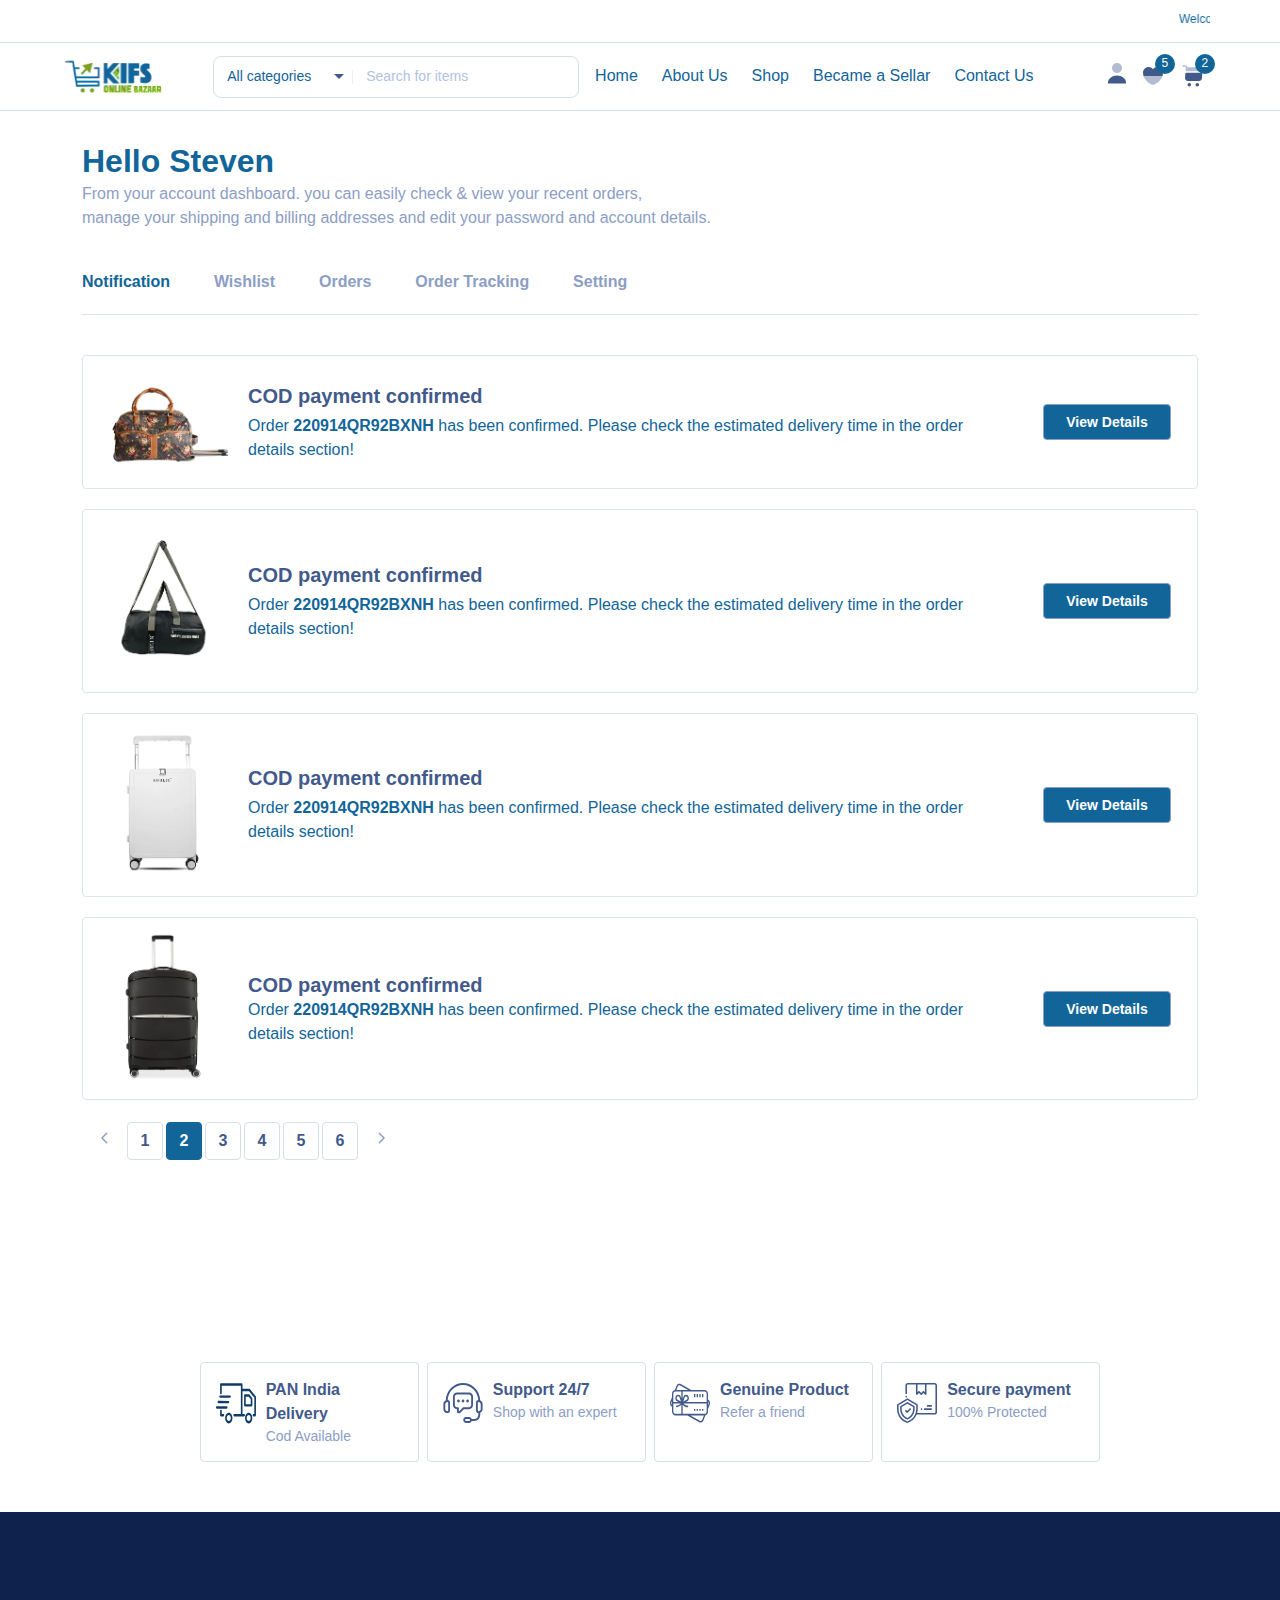
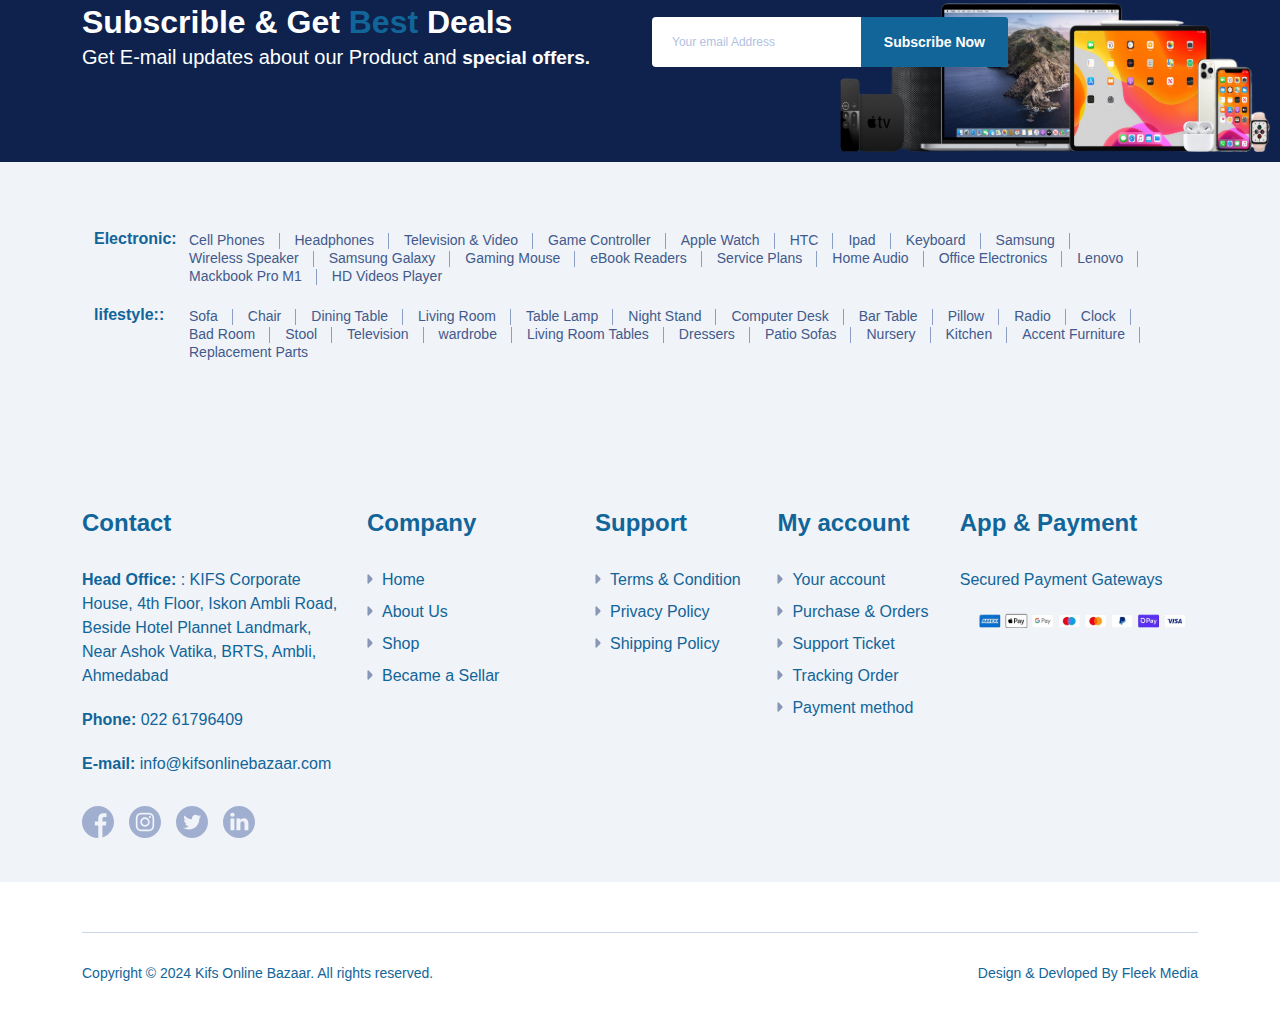
<file: page-account.html>
<!DOCTYPE html>
<html lang="en">
  <head>
    <meta charset="UTF-8">
    <meta name="viewport" content="width=device-width, initial-scale=1, maximum-scale=1">
    <meta http-equiv="X-UA-Compatible" content="ie=edge">
    <meta name="msapplication-TileColor" content="#0E0E0E">
    <meta name="template-color" content="#0E0E0E">
    <meta name="description" content="Index page">
    <meta name="keywords" content="index, page">
    <meta name="author" content="">
    <link rel="shortcut icon" type="image/x-icon" href="assets/imgs/slider/swiper/kifs-2-removebg-preview 1.svg">
    <link href="assets/css/style.css?v=3.0.0" rel="stylesheet">
    <title>Kifs Online Bazaar</title>
  </head>
  <body>
    <div id="preloader-active">
      <div class="preloader d-flex align-items-center justify-content-center">
        <div class="preloader-inner position-relative">
          <div class="text-center"><img class="mb-10" src="assets/imgs/slider/swiper/kifs-2-removebg-preview 1.svg" alt="Ecom">
          </div>
        </div>
      </div>
    </div>
    <div class="topbar">
      <!-- <div class="container-topbar w-100">
         <div class="menu-topbar-left d-none d-xl-block"> 
         
        </div> 
        <div class="info-topbar d-none d-xl-block"><span class="font-sm-bold color-success"></span></div>
          
       
      </div> -->
      <marquee class="font-xs color-brand-3" scrollamount="3">Welcome To KIFS Online Bazaar  |  One Stop Destination for Electronics, Lifestyle and More</marquee>
    </div>
    <header class="header sticky-bar">
      <div class="container">
        <div class="main-header">
          <div class="header-left">
            <div class="header-logo"><a class="d-flex" href="./index.html"><img alt="Ecom" src="assets/imgs/slider/swiper/kifs-2-removebg-preview 1.svg"></a></div>
            <div class="header-search">
              <div class="box-header-search">
                <form class="form-search" method="post" action="#">
                  <div class="box-category">
                    <select class="select-active select2-hidden-accessible">
                      <option>All categories</option>
                      <option value="Office Bags">Office Bags</option>
                      <option value="Trolley Bags">Trolley Bags</option>
                      <option value="Overnight Bags">Overnight Bags</option>
                      <option value="Duffel Bags">Duffel Bags</option>
                      <option value="Shop All">Shop All</option>
                      <!-- <option value="Mouse &amp; Keyboard">Mouse Keyboard</option>
                      <option value="Headphone">Headphone</option>
                      <option value="Bluetooth devices">Bluetooth devices</option>
                      <option value="Cloud Software">Cloud Software</option> -->
                    </select>
                  </div>
                  <div class="box-keysearch">
                    <input class="form-control font-xs" type="text" value="" placeholder="Search for items">
                  </div>
                </form>
              </div>
            </div>
            <div class="header-nav">
              <nav class="nav-main-menu d-none d-xl-block">
                <ul class="main-menu">
                  <li class=""><a class="active" href="./index.html">Home</a>
                    <!-- <ul class="sub-menu two-col">
                     
                    </ul> -->
                  </li>
                  <li class=""><a href="./page-about-us.html">About Us</a>
                   
                  </li>
                  <li class=""><a href="./shop-grid.html">Shop</a>
                
                  </li>
                  <li class=""><a href="#">Became a Sellar</a>
                    
                  </li>
                  <li class=""><a href="./page-contact.html">Contact Us</a>
                    
                  </li>
                 
                </ul>
              </nav>
              <div class="burger-icon burger-icon-white"><span class="burger-icon-top"></span><span class="burger-icon-mid"></span><span class="burger-icon-bottom"></span></div>
            </div>
            <div class="header-shop">
              <div class="d-inline-block box-dropdown-cart"><span class="font-lg icon-list icon-account"><span>Account</span></span>
                <div class="dropdown-account">
                  <ul>
                    <li><a href="page-login.html">Log in</a></li>
                    <li><a href="shop-wishlist.html">Wishlist</a></li>
                    <li><a href="shop-cart.html">Cart</a></li>
                    <li><a href="shop-wishlist.html">My Wishlist</a></li>
                    <li><a href="page-account.html">Setting</a></li>
                    <!-- <li><a href="page-login.html">Sign out</a></li> -->
                  </ul>
                </div>
              </div><a class="font-lg icon-list icon-wishlist" href="shop-wishlist.html"><span>Wishlist</span><span class="number-item font-xs">5</span></a>
              <div class="d-inline-block box-dropdown-cart"><span class="font-lg icon-list icon-cart"><span>Cart</span><span class="number-item font-xs">2</span></span>
                <div class="dropdown-cart">
                  <div class="item-cart mb-20">
                    <div class="cart-image"><img src="assets/imgs/slider/swiper/bag-15.png" alt="Ecom"></div>
                    <div class="cart-info"><a class="font-sm-bold color-brand-3" href="shop-single-product.html">BOTTEGA Office Bag
                    </a>
                      <p><span class="color-brand-2 font-sm-bold">1 x ₹1942
                      </span></p>
                    </div>
                  </div>
                  <div class="item-cart mb-20">
                    <div class="cart-image"><img src="assets/imgs/slider/swiper/bag-17.png" alt="Ecom"></div>
                    <div class="cart-info"><a class="font-sm-bold color-brand-3" href="shop-single-product-2.html">Virgo Duffle Trolley
                    </a>
                      <p><span class="color-brand-2 font-sm-bold">1 x ₹942
                      </span></p>
                    </div>
                  </div>
                  <div class="border-bottom pt-0 mb-15"></div>
                  <div class="cart-total">
                    <div class="row">
                      <div class="col-6 text-start"><span class="font-md-bold color-brand-3">Total</span></div>
                      <div class="col-6"><span class="font-md-bold color-brand-1">₹2942
                      </span></div>
                    </div>
                    <div class="row mt-15">
                      <div class="col-6 text-start"><a class="btn btn-cart w-auto" href="shop-cart.html">View cart</a></div>
                      <div class="col-6"><a class="btn btn-buy w-auto" href="shop-checkout.html">Checkout</a></div>
                    </div>
                  </div>
                </div>
              <!-- </div><a class="font-lg icon-list icon-compare" href="shop-compare.html"><span>Compare</span></a> -->
            </div>
          </div>
        </div>
      </div>
    </header>
    <div class="mobile-header-active mobile-header-wrapper-style perfect-scrollbar">
      <div class="mobile-header-wrapper-inner">
        <div class="mobile-header-content-area">
          <div class="mobile-logo"><a class="d-flex" href="index.html"><img alt="Ecom" src="assets/imgs/template/kifs-2-removebg-preview 1.png"></a></div>
          <div class="perfect-scroll">
            <div class="mobile-menu-wrap mobile-header-border">
              <nav class="mt-15">
                <ul class="mobile-menu font-heading">
                  <li class=""><a class="active" href="index.html">Home</a>
                   
                      <li><a href="index.html">Homepage - 3</a></li>
               
                    </ul>
                  </li>
                  <li class="has-children"><a href="">About Us</a>
                    <ul class="sub-menu">
                      <li><a href="shop-grid.html">Shop Grid</a></li>
                      <li><a href="shop-grid-2.html">Shop Grid 2</a></li>
                      <li><a href="shop-list.html">Shop List</a></li>
                      <li><a href="shop-list-2.html">Shop List 2</a></li>
                      <li><a href="shop-fullwidth.html">Shop Fullwidth</a></li>
                      <li><a href="shop-single-product.html">Single Product</a></li>
                      <li><a href="shop-single-product-2.html">Single Product 2</a></li>
                      <li><a href="shop-single-product-3.html">Single Product 3</a></li>
                      <li><a href="shop-single-product-4.html">Single Product 4</a></li>
                      <li><a href="shop-cart.html">Shop Cart</a></li>
                      <li><a href="shop-checkout.html">Shop Checkout</a></li>
                      <li><a href="shop-compare.html">Shop Compare</a></li>
                      <li><a href="shop-wishlist.html">Shop Wishlist</a></li>
                    </ul>
                  </li>
                  <li class="has-children"><a href="shop-vendor-list.html">Vendors</a>
                    <ul class="sub-menu">
                      <li><a href="shop-vendor-list.html">Vendors Listing</a></li>
                      <li><a href="shop-vendor-single.html">Vendor Single</a></li>
                    </ul>
                  </li>
                  <li class="has-children"><a href="#">Pages</a>
                    <ul class="sub-menu">
                      <li><a href="page-about-us.html">About Us</a></li>
                      <li><a href="page-contact.html">Contact Us</a></li>
                      <li><a href="page-careers.html">Careers</a></li>
                      <li><a href="page-term.html">Term and Condition</a></li>
                      <li><a href="page-register.html">Register</a></li>
                      <li><a href="page-login.html">Login</a></li>
                      <li><a href="page-404.html">Error 404</a></li>
                    </ul>
                  </li>
                  <li class="has-children"><a href="blog.html">Blog</a>
                    <ul class="sub-menu">
                      <li><a href="blog.html">Blog Grid</a></li>
                      <li><a href="blog-2.html">Blog Grid 2</a></li>
                      <li><a href="blog-list.html">Blog List</a></li>
                      <li><a href="blog-big.html">Blog Big</a></li>
                      <li><a href="blog-single.html">Blog Single - Left sidebar</a></li>
                      <li><a href="blog-single-2.html">Blog Single - Right sidebar</a></li>
                      <li><a href="blog-single-3.html">Blog Single - No sidebar</a></li>
                    </ul>
                  </li>
                  <li><a href="page-contact.html">Contact</a></li>
                </ul>
              </nav>
            </div>
            <div class="mobile-account">
              <div class="mobile-header-top">
                <div class="user-account"><a href="page-account.html"><img src="assets/imgs/template/ava_1.png" alt="Ecom"></a>
                  <div class="content">
                    <h6 class="user-name">Hello<span class="text-brand"> Steven !</span></h6>
                    <p class="font-xs text-muted">You have 3 new messages</p>
                  </div>
                </div>
              </div>
              <ul class="mobile-menu">
                <li><a href="page-account.html">My Account</a></li>
                <li><a href="page-account.html">Order Tracking</a></li>
                <li><a href="page-account.html">My Orders</a></li>
                <li><a href="page-account.html">My Wishlist</a></li>
                <li><a href="page-account.html">Setting</a></li>
                <li><a href="page-login.html">Sign out</a></li>
              </ul>
            </div>
            <div class="mobile-banner">
              <div class="bg-5 block-iphone"><span class="color-brand-3 font-sm-lh32">Starting from $899</span>
                <h3 class="font-xl mb-10">iPhone 12 Pro 128Gb</h3>
                <p class="font-base color-brand-3 mb-10">Special Sale</p><a class="btn btn-arrow" href="shop-grid.html">learn more</a>
              </div>
            </div>
            <div class="site-copyright color-gray-400 mt-30">Copyright 2022 &copy; Ecom - Marketplace Template.<br>Designed by<a href="http://alithemes.com" target="_blank">&nbsp; AliThemes</a></div>
          </div>
        </div>
      </div>
    </div>

    <div class="mobile-header-active mobile-header-wrapper-style perfect-scrollbar">
      <div class="mobile-header-wrapper-inner">
        <div class="mobile-header-content-area">
          <div class="mobile-logo"><a class="d-flex" href="index.html"><img alt="Ecom" src="assets/imgs/template/kifs-2-removebg-preview 1.png"></a></div>
          <div class="perfect-scroll">
            <div class="mobile-menu-wrap mobile-header-border">
              <nav class="mt-15">
                <ul class="mobile-menu font-heading">
                  <li class="has-children"><a class="active" href="index.html">Home</a>
                  
                  </li>
                  <li class="has-children"><a href="./page-about-us.html">About Us</a>
              
                  </li>
                  <li class="has-children"><a href="./shop-grid.html">Shop</a>
                   
                  </li>
                  <li class="has-children"><a href="#">Became a Sellar</a>
               
                  </li>
                  <li class="has-children"><a href="./page-contact.html">Contact Us</a>
               
                  </li>
                  
                  
                 
                </ul>
              </nav>
            </div>
            <div class="mobile-account">
              <div class="mobile-header-top">
                <div class="user-account"><a href="page-account.html"><img src="assets/imgs/template/ava_1.png" alt="Ecom"></a>
                  <div class="content">
                    <h6 class="user-name">Hello<span class="text-brand"> Steven !</span></h6>
                    <p class="font-xs text-muted">You have 3 new messages</p>
                  </div>
                </div>
              </div>
              <ul class="mobile-menu">
                <li><a href="page-account.html">My Account</a></li>
                <li><a href="page-account.html">Order Tracking</a></li>
                <li><a href="page-account.html">My Orders</a></li>
                <li><a href="page-account.html">My Wishlist</a></li>
                <li><a href="page-account.html">Setting</a></li>
                <li><a href="page-login.html">Sign out</a></li>
              </ul>
            </div>
            <div class="site-copyright color-gray-400 mt-30">Copyright 2024 &copy; Kifs Online Bazaar .<br>Designed And Devloped By Fleek Media<a href="#" target="_blank">&nbsp; </a></div>
          </div>
        </div>
      </div>
    </div>
    <main class="main">
      <section class="section-box shop-template mt-30">
        <div class="container box-account-template">
          <h3>Hello Steven</h3>
          <p class="font-md color-gray-500">From your account dashboard. you can easily check & view your recent orders,<br class="d-none d-lg-block">manage your shipping and billing addresses and edit your password and account details.</p>
          <div class="box-tabs mb-100">
            <ul class="nav nav-tabs nav-tabs-account" role="tablist">
              <li><a class="active" href="#tab-notification" data-bs-toggle="tab" role="tab" aria-controls="tab-notification" aria-selected="true">Notification</a></li>
              <li><a href="#tab-wishlist" data-bs-toggle="tab" role="tab" aria-controls="tab-wishlist" aria-selected="true">Wishlist</a></li>
              <li><a href="#tab-orders" data-bs-toggle="tab" role="tab" aria-controls="tab-orders" aria-selected="true">Orders</a></li>
              <li><a href="#tab-order-tracking" data-bs-toggle="tab" role="tab" aria-controls="tab-order-tracking" aria-selected="true">Order Tracking</a></li>
              <li><a href="#tab-setting" data-bs-toggle="tab" role="tab" aria-controls="tab-setting" aria-selected="true">Setting</a></li>
            </ul>
            <div class="border-bottom mt-20 mb-40"></div>
            <div class="tab-content mt-30">
              <div class="tab-pane fade active show" id="tab-notification" role="tabpanel" aria-labelledby="tab-notification">
                <div class="list-notifications">
                  <div class="item-notification">
                    <div class="image-notification"><img src="assets/imgs/slider/swiper/bag-17.png" alt="Ecom"></div>
                    <div class="info-notification">
                      <h5 class="mb-5">COD payment confirmed</h5>
                      <p class="font-md color-brand-3">Order<span class="font-md-bold"> 220914QR92BXNH</span> has been confirmed. Please check the estimated delivery time in the order details section!</p>
                    </div>
                    <div class="button-notification"><a class="btn btn-buy w-auto">View Details</a></div>
                  </div>
                  <div class="item-notification">
                    <div class="image-notification"><img src="assets/imgs/slider/swiper/bag-18.png" alt="Ecom"></div>
                    <div class="info-notification">
                      <h5 class="mb-5">COD payment confirmed</h5>
                      <p class="font-md color-brand-3">Order<span class="font-md-bold"> 220914QR92BXNH</span> has been confirmed. Please check the estimated delivery time in the order details section!</p>
                    </div>
                    <div class="button-notification"><a class="btn btn-buy w-auto">View Details</a></div>
                  </div>
                  <div class="item-notification">
                    <div class="image-notification"><img src="assets/imgs/slider/swiper/bag-19.png" alt="Ecom"></div>
                    <div class="info-notification">
                      <h5 class="mb-5">COD payment confirmed</h5>
                      <p class="font-md color-brand-3">Order<span class="font-md-bold"> 220914QR92BXNH</span> has been confirmed. Please check the estimated delivery time in the order details section!</p>
                    </div>
                    <div class="button-notification"><a class="btn btn-buy w-auto">View Details</a></div>
                  </div>
                  <div class="item-notification">
                    <div class="image-notification"><img src="assets/imgs/slider/swiper/bag-14.png" alt="Ecom"></div>
                    <div class="info-notification">
                      <h5>COD payment confirmed</h5>
                      <p class="font-md color-brand-3">Order<span class="font-md-bold"> 220914QR92BXNH</span> has been confirmed. Please check the estimated delivery time in the order details section!</p>
                    </div>
                    <div class="button-notification"><a class="btn btn-buy w-auto">View Details</a></div>
                  </div>
                </div>
                <nav>
                  <ul class="pagination">
                    <li class="page-item"><a class="page-link page-prev" href="#"></a></li>
                    <li class="page-item"><a class="page-link" href="#">1</a></li>
                    <li class="page-item"><a class="page-link active" href="#">2</a></li>
                    <li class="page-item"><a class="page-link" href="#">3</a></li>
                    <li class="page-item"><a class="page-link" href="#">4</a></li>
                    <li class="page-item"><a class="page-link" href="#">5</a></li>
                    <li class="page-item"><a class="page-link" href="#">6</a></li>
                    <li class="page-item"><a class="page-link page-next" href="#"></a></li>
                  </ul>
                </nav>
              </div>
              <div class="tab-pane fade" id="tab-wishlist" role="tabpanel" aria-labelledby="tab-wishlist">
                <div class="box-wishlist">
                  <div class="head-wishlist">
                    <div class="item-wishlist">
                      <div class="wishlist-cb">
                        <input class="cb-layout cb-all" type="checkbox">
                      </div>
                      <div class="wishlist-product"><span class="font-md-bold color-brand-3">Product</span></div>
                      <div class="wishlist-price"><span class="font-md-bold color-brand-3">Price</span></div>
                      <div class="wishlist-status"><span class="font-md-bold color-brand-3">Stock status</span></div>
                      <div class="wishlist-action"><span class="font-md-bold color-brand-3">Action</span></div>
                      <div class="wishlist-remove"><span class="font-md-bold color-brand-3">Remove</span></div>
                    </div>
                  </div>
                  <div class="content-wishlist">
                    <div class="item-wishlist">
                      <div class="wishlist-cb">
                        <input class="cb-layout cb-select" type="checkbox">
                      </div>
                      <div class="wishlist-product">
                        <div class="product-wishlist">
                          <div class="product-image"><a href="shop-single-product.html"><img src="./assets/imgs/slider/swiper/bag-11.png" alt="Ecom"></a></div>
                          <div class="product-info"><a href="shop-single-product.html">
                              <h6 class="color-brand-3">KEEPER- 3 PC SET
                              </h6></a>
                            <div class="rating"><img src="assets/imgs/template/icons/star.svg" alt="Ecom"><img src="assets/imgs/template/icons/star.svg" alt="Ecom"><img src="assets/imgs/template/icons/star.svg" alt="Ecom"><img src="assets/imgs/template/icons/star.svg" alt="Ecom"><img src="assets/imgs/template/icons/star.svg" alt="Ecom"><span class="font-xs color-gray-500"> (65)</span></div>
                          </div>
                        </div>
                      </div>
                      <div class="wishlist-price">
                        <h4 class="color-brand-3">₹10942</h4>
                      </div>
                      <div class="wishlist-status"><span class="btn btn-gray font-md-bold color-brand-3">In Stock</span></div>
                      <div class="wishlist-action"><a class="btn btn-cart font-sm-bold" href="shop-cart.html">Enquire now</a></div>
                      <div class="wishlist-remove"><a class="btn btn-delete" href="#"></a></div>
                    </div>
                    <div class="item-wishlist">
                      <div class="wishlist-cb">
                        <input class="cb-layout cb-select" type="checkbox">
                      </div>
                      <div class="wishlist-product">
                        <div class="product-wishlist">
                          <div class="product-image"><a href="shop-single-product.html"><img src="assets/imgs/slider/swiper/bag-12.png" alt="Ecom"></a></div>
                          <div class="product-info"><a href="shop-single-product.html">
                              <h6 class="color-brand-3">HITTER- 3 PC SET
                              </h6></a>
                            <div class="rating"><img src="assets/imgs/template/icons/star.svg" alt="Ecom"><img src="assets/imgs/template/icons/star.svg" alt="Ecom"><img src="assets/imgs/template/icons/star.svg" alt="Ecom"><img src="assets/imgs/template/icons/star.svg" alt="Ecom"><img src="assets/imgs/template/icons/star.svg" alt="Ecom"><span class="font-xs color-gray-500"> (65)</span></div>
                          </div>
                        </div>
                      </div>
                      <div class="wishlist-price">
                        <h4 class="color-brand-3">₹11942</h4>
                      </div>
                      <div class="wishlist-status"><span class="btn btn-gray font-md-bold color-brand-3">In Stock</span></div>
                      <div class="wishlist-action"><a class="btn btn-cart font-sm-bold" href="shop-cart.html">Enquire now</a></div>
                      <div class="wishlist-remove"><a class="btn btn-delete" href="#"></a></div>
                    </div>
                    <div class="item-wishlist">
                      <div class="wishlist-cb">
                        <input class="cb-layout cb-select" type="checkbox">
                      </div>
                      <div class="wishlist-product">
                        <div class="product-wishlist">
                          <div class="product-image"><a href="shop-single-product.html"><img src="assets/imgs/slider/swiper/bag-13.png" alt="Ecom"></a></div>
                          <div class="product-info"><a href="shop-single-product.html">
                              <h6 class="color-brand-3">KEEPER (Medium)
                              </h6></a>
                            <div class="rating"><img src="assets/imgs/template/icons/star.svg" alt="Ecom"><img src="assets/imgs/template/icons/star.svg" alt="Ecom"><img src="assets/imgs/template/icons/star.svg" alt="Ecom"><img src="assets/imgs/template/icons/star.svg" alt="Ecom"><img src="assets/imgs/template/icons/star.svg" alt="Ecom"><span class="font-xs color-gray-500"> (65)</span></div>
                          </div>
                        </div>
                      </div>
                      <div class="wishlist-price">
                        <h4 class="color-brand-3">₹3600</h4>
                      </div>
                      <div class="wishlist-status"><span class="btn btn-gray font-md-bold color-brand-3">In Stock</span></div>
                      <div class="wishlist-action"><a class="btn btn-cart font-sm-bold" href="shop-cart.html">Enquire now</a></div>
                      <div class="wishlist-remove"><a class="btn btn-delete" href="#"></a></div>
                    </div>
                    <div class="item-wishlist">
                      <div class="wishlist-cb">
                        <input class="cb-layout cb-select" type="checkbox">
                      </div>
                      <div class="wishlist-product">
                        <div class="product-wishlist">
                          <div class="product-image"><a href="shop-single-product.html"><img src="assets/imgs/slider/swiper/bag-14.png" alt="Ecom"></a></div>
                          <div class="product-info"><a href="shop-single-product.html">
                              <h6 class="color-brand-3">KEEPER (Large)
                              </h6></a>
                            <div class="rating"><img src="assets/imgs/template/icons/star.svg" alt="Ecom"><img src="assets/imgs/template/icons/star.svg" alt="Ecom"><img src="assets/imgs/template/icons/star.svg" alt="Ecom"><img src="assets/imgs/template/icons/star.svg" alt="Ecom"><img src="assets/imgs/template/icons/star.svg" alt="Ecom"><span class="font-xs color-gray-500"> (65)</span></div>
                          </div>
                        </div>
                      </div>
                      <div class="wishlist-price">
                        <h4 class="color-brand-3">₹717</h4>
                      </div>
                      <div class="wishlist-status"><span class="btn btn-gray font-md-bold color-brand-3">In Stock</span></div>
                      <div class="wishlist-action"><a class="btn btn-cart font-sm-bold" href="shop-cart.html">Enquire now</a></div>
                      <div class="wishlist-remove"><a class="btn btn-delete" href="#"></a></div>
                    </div>
                    <div class="item-wishlist">
                      <div class="wishlist-cb">
                        <input class="cb-layout cb-select" type="checkbox">
                      </div>
                      <div class="wishlist-product">
                        <div class="product-wishlist">
                          <div class="product-image"><a href="shop-single-product.html"><img src="assets/imgs/slider/swiper/bag-15.png" alt="Ecom"></a></div>
                          <div class="product-info"><a href="shop-single-product.html">
                              <h6 class="color-brand-3">STELLER
                              </h6></a>
                            <div class="rating"><img src="assets/imgs/template/icons/star.svg" alt="Ecom"><img src="assets/imgs/template/icons/star.svg" alt="Ecom"><img src="assets/imgs/template/icons/star.svg" alt="Ecom"><img src="assets/imgs/template/icons/star.svg" alt="Ecom"><img src="assets/imgs/template/icons/star.svg" alt="Ecom"><span class="font-xs color-gray-500"> (65)</span></div>
                          </div>
                        </div>
                      </div>
                      <div class="wishlist-price">
                        <h4 class="color-brand-3">₹9096</h4>
                      </div>
                      <div class="wishlist-status"><span class="btn btn-gray font-md-bold color-brand-3">In Stock</span></div>
                      <div class="wishlist-action"><a class="btn btn-cart font-sm-bold" href="shop-cart.html">Enquire now</a></div>
                      <div class="wishlist-remove"><a class="btn btn-delete" href="#"></a></div>
                    </div>
                    
                  </div>
                </div>
              </div>
              <div class="tab-pane fade" id="tab-orders" role="tabpanel" aria-labelledby="tab-orders">
                <div class="box-orders">
                  <div class="head-orders">
                    <div class="head-left">
                      <h5 class="mr-20">Order ID: #EWFDSAF1321655</h5><span class="font-md color-brand-3 mr-20">Date: 18 September 2022</span><span class="label-delivery">Delivery in progress</span>
                    </div>
                    <div class="head-right"><a class="btn btn-buy font-sm-bold w-auto">View Order</a></div>
                  </div>
                  <div class="body-orders">
                    <div class="list-orders">
                      <div class="item-orders">
                        <div class="image-orders"><img src="assets/imgs/slider/swiper/bag-15.png" alt="Ecom"></div>
                        <div class="info-orders">
                          <h5>ZAPPER Duffle Bag
                          </h5>
                        </div>
                        <div class="quantity-orders">
                          <h5>Quantity: 01</h5>
                        </div>
                        <div class="price-orders">
                          <h3>₹1275</h3>
                        </div>
                      </div>
                     
                    </div>
                  </div>
                </div>
                <div class="box-orders">
                  <div class="head-orders">
                    <div class="head-left">
                      <h5 class="mr-20">Order ID: #EWFDSAF1321655</h5><span class="font-md color-brand-3 mr-20">Date: 18 September 2022</span><span class="label-delivery label-delivered">Delivered</span>
                    </div>
                    <div class="head-right"><a class="btn btn-buy font-sm-bold w-auto">View Order</a></div>
                  </div>
                  <div class="body-orders">
                    <div class="list-orders">
                      <div class="item-orders">
                        <div class="image-orders"><img src="assets/imgs/slider/swiper/bag-11.png" alt="Ecom"></div>
                        <div class="info-orders">
                          <h5>KEEPER- 3 PC SET
                          </h5>
                        </div>
                        <div class="quantity-orders">
                          <h5>Quantity: 01</h5>
                        </div>
                        <div class="price-orders">
                          <h3>₹10942</h3>
                        </div>
                      </div>
                      
                    </div>
                  </div>
                </div>
                
                <nav>
                  <ul class="pagination">
                    <li class="page-item"><a class="page-link page-prev" href="#"></a></li>
                    <li class="page-item"><a class="page-link" href="#">1</a></li>
                    <li class="page-item"><a class="page-link active" href="#">2</a></li>
                    <li class="page-item"><a class="page-link" href="#">3</a></li>
                    <li class="page-item"><a class="page-link" href="#">4</a></li>
                    <li class="page-item"><a class="page-link" href="#">5</a></li>
                    <li class="page-item"><a class="page-link" href="#">6</a></li>
                    <li class="page-item"><a class="page-link page-next" href="#"></a></li>
                  </ul>
                </nav>
              </div>
              <div class="tab-pane fade" id="tab-order-tracking" role="tabpanel" aria-labelledby="tab-order-tracking">
                <p class="font-md color-gray-600">To track your order please enter your OrderID in the box below and press "Track" button. This was given to you on<br class="d-none d-lg-block">your receipt and in the confirmation email you should have received.</p>
                <div class="row mt-30">
                  <div class="col-lg-6">
                    <div class="form-tracking">
                      <form action="#" method="get">
                        <div class="d-flex">
                          <div class="form-group box-input">
                            <input class="form-control" type="text" placeholder="FDSFWRFAF13585">
                          </div>
                          <div class="form-group box-button">
                            <button class="btn btn-buy font-md-bold" type="submit">Tracking Now</button>
                          </div>
                        </div>
                      </form>
                    </div>
                  </div>
                </div>
                <div class="border-bottom mb-20 mt-20"></div>
                <h3 class="mb-10">Order Status:<span class="color-success">International shipping</span></h3>
                <h6 class="color-gray-500">Estimated Delivery Date: 27 August - 29 August</h6>
                <div class="table-responsive">
                  <div class="list-steps">
                    <div class="item-step">
                      <div class="rounded-step">
                        <div class="icon-step step-1 active"></div>
                        <h6 class="mb-5">Order Placed</h6>
                        <p class="font-md color-gray-500">15 August 2022</p>
                      </div>
                    </div>
                    <div class="item-step">
                      <div class="rounded-step">
                        <div class="icon-step step-2 active"></div>
                        <h6 class="mb-5">In Producttion</h6>
                        <p class="font-md color-gray-500">16 August 2022</p>
                      </div>
                    </div>
                    <div class="item-step">
                      <div class="rounded-step">
                        <div class="icon-step step-3 active"></div>
                        <h6 class="mb-5">International shipping</h6>
                        <p class="font-md color-gray-500">17 August 2022</p>
                      </div>
                    </div>
                    <div class="item-step">
                      <div class="rounded-step">
                        <div class="icon-step step-4"></div>
                        <h6 class="mb-5">Shipping Final Mile</h6>
                        <p class="font-md color-gray-500">18 August 2022</p>
                      </div>
                    </div>
                    <div class="item-step">
                      <div class="rounded-step">
                        <div class="icon-step step-5"></div>
                        <h6 class="mb-5">Delivered</h6>
                        <p class="font-md color-gray-500">19 August 2022</p>
                      </div>
                    </div>
                  </div>
                </div>
                <div class="list-features">
                  <ul>
                    <li>09:10 25 August 2024: Delivery in progress</li>
                    <li>08:25 25 August 2024: The order has arrived at warehouse 05-YBI Marvel LM Hub</li>
                    <li>05:44 25 August 2024: Order has been shipped</li>
                    <li>04:51 25 August 2024: The order has arrived at Marvel SOC warehouse</li>
                    <li>20:54 18 August 2024: Order has been shipped</li>
                    <li>18:21 17 August 2024: The order has arrived at Marvel SOC warehouse</li>
                    <li>17:09 17 August 2024: Order has been shipped</li>
                    <li>15:23 17 August 2024: The order has arrived at warehouse 20-HNI Marvel 2 SOC</li>
                    <li>12:42 16 August 2024: Successful pick up</li>
                    <li>10:44 15 August 2024: The sender is preparing the goods</li>
                  </ul>
                </div>
                <h3>Package Location</h3>
                <div class="map-account">
                  <iframe src="https://www.google.com/maps/embed?pb=!1m18!1m12!1m3!1d193548.25784139088!2d-74.12251055507726!3d40.71380001554004!2m3!1f0!2f0!3f0!3m2!1i1024!2i768!4f13.1!3m3!1m2!1s0x89c24fa5d33f083b%3A0xc80b8f06e177fe62!2zVGjDoG5oIHBo4buRIE5ldyBZb3JrLCBUaeG7g3UgYmFuZyBOZXcgWW9yaywgSG9hIEvhu7M!5e0!3m2!1svi!2s!4v1664974174994!5m2!1svi!2s" style="border:0;" allowfullscreen="" loading="lazy" referrerpolicy="no-referrer-when-downgrade"></iframe>
                </div>
                <div class="row">
                  <div class="col-lg-6">
                    <p class="color-gray-500 mb-20">Maecenas porttitor augue sit amet nibh venenatis bibendum. Morbi lorem elit, fringilla quis libero vitae, tincidunt commodo purus. Quisque diam nisi, tincidunt sed vehicula nec, fermentum vitae lectus. Curabitur sit amet sagittis libero. Pellentesque cursus turpis at ipsum luctus tempor.</p>
                  </div>
                  <div class="col-lg-6">
                    <p class="color-gray-500 mb-20">Ut auctor varius nisl, scelerisque dictum justo maximus ut. Fusce rhoncus, augue sed molestie consectetur, leo felis ultricies erat, nec lobortis enim dui eu justo. Pellentesque aliquam hendrerit venenatis. Integer efficitur bibendum lectus sed sollicitudin. Suspendisse faucibus posuere euismod.</p>
                  </div>
                </div>
              </div>
              <div class="tab-pane fade" id="tab-setting" role="tabpanel" aria-labelledby="tab-setting">
                <div class="row">
                  <div class="col-lg-6 mb-20">
                    <form action="#" method="get">
                      <div class="row">
                        <div class="col-lg-12 mb-20">
                          <h5 class="font-md-bold color-brand-3 text-sm-start text-center">Contact information</h5>
                        </div>
                        <div class="col-lg-12">
                          <div class="form-group">
                            <input class="form-control font-sm" type="text" placeholder="Fullname *">
                          </div>
                        </div>
                        <div class="col-lg-12">
                          <div class="form-group">
                            <input class="form-control font-sm" type="text" placeholder="Username *">
                          </div>
                        </div>
                        <div class="col-lg-12">
                          <div class="form-group">
                            <input class="form-control font-sm" type="text" placeholder="Phone Number *">
                          </div>
                        </div>
                        <div class="col-lg-12">
                          <div class="form-group">
                            <input class="form-control font-sm" type="text" placeholder="Email *">
                          </div>
                        </div>
                        <div class="col-lg-12">
                          <div class="form-group">
                            <label class="font-sm color-brand-3" for="checkboxOffers">
                              <input class="checkboxOffer" id="checkboxOffers" type="checkbox">
                              Keep me up to date on news and exclusive offers
                            </label>
                          </div>
                        </div>
                        <div class="col-lg-12">
                          <h5 class="font-md-bold color-brand-3 mt-15 mb-20">Shipping address</h5>
                        </div>
                        <div class="col-lg-6">
                          <div class="form-group">
                            <input class="form-control font-sm" type="text" placeholder="First name*">
                          </div>
                        </div>
                        <div class="col-lg-6">
                          <div class="form-group">
                            <input class="form-control font-sm" type="text" placeholder="Last name*">
                          </div>
                        </div>
                        <div class="col-lg-12">
                          <div class="form-group">
                            <input class="form-control font-sm" type="text" placeholder="Address 1*">
                          </div>
                        </div>
                        <div class="col-lg-12">
                          <div class="form-group">
                            <input class="form-control font-sm" type="text" placeholder="Address 2*">
                          </div>
                        </div>
                        <div class="col-lg-6">
                          <div class="form-group">
                            <select class="form-control font-sm select-style1 color-gray-700">
                              <option value="">Select an option...</option>
                              <option value="1">Option 1</option>
                            </select>
                          </div>
                        </div>
                        <div class="col-lg-6">
                          <div class="form-group">
                            <input class="form-control font-sm" type="text" placeholder="City*">
                          </div>
                        </div>
                        <div class="col-lg-12">
                          <div class="form-group">
                            <input class="form-control font-sm" type="text" placeholder="PostCode / ZIP*">
                          </div>
                        </div>
                        <div class="col-lg-6">
                          <div class="form-group">
                            <input class="form-control font-sm" type="text" placeholder="Company name">
                          </div>
                        </div>
                        <div class="col-lg-6">
                          <div class="form-group">
                            <input class="form-control font-sm" type="text" placeholder="Phone*">
                          </div>
                        </div>
                        <div class="col-lg-12">
                          <div class="form-group mb-0">
                            <textarea class="form-control font-sm" placeholder="Additional Information" rows="5"></textarea>
                          </div>
                        </div>
                        <div class="col-lg-12">
                          <div class="form-group mt-20">
                            <input class="btn btn-buy w-auto h54 font-md-bold" value="Save change">
                          </div>
                        </div>
                      </div>
                    </form>
                  </div>
                  <div class="col-lg-1 mb-20"></div>
                  <div class="col-lg-5 mb-20">
                    <div class="mt-40">
                      <h4 class="mb-10">Steven Job</h4>
                      <div class="mb-10">
                        <p class="font-sm color-brand-3 font-medium">Home Address:</p><span class="font-sm color-gray-500 font-medium">205 North Michigan Avenue, Suite 810 Chicago, 60601, USA</span>
                      </div>
                      <div class="mb-10">
                        <p class="font-sm color-brand-3 font-medium">Delivery address:</p><span class="font-sm color-gray-500 font-medium">205 North Michigan Avenue, Suite 810 Chicago, 60601, USA</span>
                      </div>
                      <div class="mb-10">
                        <p class="font-sm color-brand-3 font-medium">Phone Number:</p><span class="font-sm color-gray-500 font-medium">(+01) 234 567 89 - (+01) 688 866 99</span>
                      </div>
                      <div class="mb-10 mt-15"><a class="btn btn-cart w-auto">Set as Default</a></div>
                    </div>
                  </div>
                </div>
              </div>
            </div>
          </div>
        </div>
      </section>
      <section class="section-box mt-90 mb-50">
        <div class="section-box mt-10">
          <div class="container">
            <ul class="list-col-5 d-flex mx-auto justify-content-center">
              <li>
                <div class="item-list">
                  <div class="icon-left"><img src="assets/imgs/template/50x50tr.svg" alt="Ecom"></div>
                  <div class="info-right">
                    <h5 class="font-lg-bold color-gray-100">PAN India Delivery</h5>
                    <p class="font-sm color-gray-500">Cod Available</p>
                  </div>
                </div>
              </li>
              <li>
                <div class="item-list">
                  <div class="icon-left"><img src="assets/imgs/template/support.svg" alt="Ecom"></div>
                  <div class="info-right">
                    <h5 class="font-lg-bold color-gray-100">Support 24/7</h5>
                    <p class="font-sm color-gray-500">Shop with an expert</p>
                  </div>
                </div>
              </li>
              <li>
                <div class="item-list">
                  <div class="icon-left"><img src="assets/imgs/template/voucher.svg" alt="Ecom"></div>
                  <div class="info-right">
                    <h5 class="font-lg-bold color-gray-100">Genuine Product</h5>
                    <p class="font-sm color-gray-500">Refer a friend</p>
                  </div>
                </div>
              </li>
              <!-- <li>
                <div class="item-list">
                  <div class="icon-left"><img src="assets/imgs/template/return.svg" alt="Ecom"></div>
                  <div class="info-right">
                    <h5 class="font-lg-bold color-gray-100">Return &amp; Refund</h5>
                    <p class="font-sm color-gray-500">Free return over ₹200</p>
                  </div>
                </div>
              </li> -->
              <li>
                <div class="item-list">
                  <div class="icon-left"><img src="assets/imgs/template/secure.svg" alt="Ecom"></div>
                  <div class="info-right">
                    <h5 class="font-lg-bold color-gray-100">Secure payment</h5>
                    <p class="font-sm color-gray-500">100% Protected</p>
                  </div>
                </div>
              </li>
            </ul>
          </div>
        </div>
      </section>
      <section class="section-box box-newsletter">
        <div class="container">
          <div class="row">
            <div class="col-lg-6 col-md-7 col-sm-12">
              <h3 class="color-white">Subscrible &amp; Get <span class="color-warning">Best</span> Deals</h3>
              <p class="font-lg color-white">Get E-mail updates about our Product and <span class="font-lg-bold">special offers.</span></p>
            </div>
            <div class="col-lg-4 col-md-5 col-sm-12">
              <div class="box-form-newsletter mt-15">
                <form class="form-newsletter">
                  <input class="input-newsletter font-xs" value="" placeholder="Your email Address">
                  <button class="btn btn-brand-2">Subscribe Now</button>
                </form>
              </div>
            </div>
          </div>
        </div>
      </section>
      <div class="modal fade" id="ModalQuickview" tabindex="-1" aria-hidden="true" style="display: none;">
        <div class="modal-dialog modal-xl">
          <div class="modal-content apply-job-form">
            <button class="btn-close" type="button" data-bs-dismiss="modal" aria-label="Close"></button>
            <div class="modal-body p-30">
              <div class="row">
                <div class="col-lg-6">
                  <div class="gallery-image">
                    <div class="galleries-2">
                      <div class="detail-gallery">
                        <div class="product-image-slider-2">
                          <figure class="border-radius-10"><img src="assets/imgs/page/product/img-gallery-1.jpg" alt="product image"></figure>
                          <figure class="border-radius-10"><img src="assets/imgs/page/product/img-gallery-2.jpg" alt="product image"></figure>
                          <figure class="border-radius-10"><img src="assets/imgs/page/product/img-gallery-3.jpg" alt="product image"></figure>
                          <figure class="border-radius-10"><img src="assets/imgs/page/product/img-gallery-4.jpg" alt="product image"></figure>
                          <figure class="border-radius-10"><img src="assets/imgs/page/product/img-gallery-5.jpg" alt="product image"></figure>
                          <figure class="border-radius-10"><img src="assets/imgs/page/product/img-gallery-6.jpg" alt="product image"></figure>
                          <figure class="border-radius-10"><img src="assets/imgs/page/product/img-gallery-7.jpg" alt="product image"></figure>
                        </div>
                      </div>
                      <div class="slider-nav-thumbnails-2">
                        <div>
                          <div class="item-thumb"><img src="assets/imgs/page/product/img-gallery-1.jpg" alt="product image"></div>
                        </div>
                        <div>
                          <div class="item-thumb"><img src="assets/imgs/page/product/img-gallery-2.jpg" alt="product image"></div>
                        </div>
                        <div>
                          <div class="item-thumb"><img src="assets/imgs/page/product/img-gallery-3.jpg" alt="product image"></div>
                        </div>
                        <div>
                          <div class="item-thumb"><img src="assets/imgs/page/product/img-gallery-4.jpg" alt="product image"></div>
                        </div>
                        <div>
                          <div class="item-thumb"><img src="assets/imgs/page/product/img-gallery-5.jpg" alt="product image"></div>
                        </div>
                        <div>
                          <div class="item-thumb"><img src="assets/imgs/page/product/img-gallery-6.jpg" alt="product image"></div>
                        </div>
                        <div>
                          <div class="item-thumb"><img src="assets/imgs/page/product/img-gallery-7.jpg" alt="product image"></div>
                        </div>
                      </div>
                    </div>
                  </div>
                  <div class="box-tags">
                    <div class="d-inline-block mr-25"><span class="font-sm font-medium color-gray-900">Category:</span><a class="link" href="#">Smartphones</a></div>
                    <div class="d-inline-block"><span class="font-sm font-medium color-gray-900">Tags:</span><a class="link" href="#">Blue</a>,<a class="link" href="#">Smartphone</a></div>
                  </div>
                </div>
                <div class="col-lg-6">
                  <div class="product-info">
                    <h5 class="mb-15">SAMSUNG Galaxy S22 Ultra, 8K Camera & Video, Brightest Display Screen, S Pen Pro</h5>
                    <div class="info-by"><span class="bytext color-gray-500 font-xs font-medium">by</span><a class="byAUthor color-gray-900 font-xs font-medium" href="shop-vendor-list.html"> Ecom Tech</a>
                      <div class="rating d-inline-block"><img src="assets/imgs/template/icons/star.svg" alt="Ecom"><img src="assets/imgs/template/icons/star.svg" alt="Ecom"><img src="assets/imgs/template/icons/star.svg" alt="Ecom"><img src="assets/imgs/template/icons/star.svg" alt="Ecom"><img src="assets/imgs/template/icons/star.svg" alt="Ecom"><span class="font-xs color-gray-500 font-medium"> (65 reviews)</span></div>
                    </div>
                    <div class="border-bottom pt-10 mb-20"></div>
                    <div class="box-product-price">
                      <h3 class="color-brand-3 price-main d-inline-block mr-10">$2856.3</h3><span class="color-gray-500 price-line font-xl line-througt">$3225.6</span>
                    </div>
                    <div class="product-description mt-10 color-gray-900">
                      <ul class="list-dot">
                        <li>8k super steady video</li>
                        <li>Nightography plus portait mode</li>
                        <li>50mp photo resolution plus bright display</li>
                        <li>Adaptive color contrast</li>
                        <li>premium design & craftmanship</li>
                        <li>Long lasting battery plus fast charging</li>
                      </ul>
                    </div>
                    <div class="box-product-color mt-10">
                      <p class="font-sm color-gray-900">Color:<span class="color-brand-2 nameColor">Pink Gold</span></p>
                      <ul class="list-colors">
                        <li class="disabled"><img src="assets/imgs/page/product/img-gallery-1.jpg" alt="Ecom" title="Pink"></li>
                        <li><img src="assets/imgs/page/product/img-gallery-2.jpg" alt="Ecom" title="Gold"></li>
                        <li><img src="assets/imgs/page/product/img-gallery-3.jpg" alt="Ecom" title="Pink Gold"></li>
                        <li><img src="assets/imgs/page/product/img-gallery-4.jpg" alt="Ecom" title="Silver"></li>
                        <li class="active"><img src="assets/imgs/page/product/img-gallery-5.jpg" alt="Ecom" title="Pink Gold"></li>
                        <li class="disabled"><img src="assets/imgs/page/product/img-gallery-6.jpg" alt="Ecom" title="Black"></li>
                        <li class="disabled"><img src="assets/imgs/page/product/img-gallery-7.jpg" alt="Ecom" title="Red"></li>
                      </ul>
                    </div>
                    <div class="box-product-style-size mt-10">
                      <div class="row">
                        <div class="col-lg-12 mb-10">
                          <p class="font-sm color-gray-900">Style:<span class="color-brand-2 nameStyle">S22</span></p>
                          <ul class="list-styles">
                            <li class="disabled" title="S22 Ultra">S22 Ultra</li>
                            <li class="active" title="S22">S22</li>
                            <li title="S22 + Standing Cover">S22 + Standing Cover</li>
                          </ul>
                        </div>
                        <div class="col-lg-12 mb-10">
                          <p class="font-sm color-gray-900">Size:<span class="color-brand-2 nameSize">512GB</span></p>
                          <ul class="list-sizes">
                            <li class="disabled" title="1GB">1GB</li>
                            <li class="active" title="512 GB">512 GB</li>
                            <li title="256 GB">256 GB</li>
                            <li title="128 GB">128 GB</li>
                            <li class="disabled" title="64GB">64GB</li>
                          </ul>
                        </div>
                      </div>
                    </div>
                    <div class="buy-product mt-5">
                      <p class="font-sm mb-10">Quantity</p>
                      <div class="box-quantity">
                        <div class="input-quantity">
                          <input class="font-xl color-brand-3" type="text" value="1"><span class="minus-cart"></span><span class="plus-cart"></span>
                        </div>
                        <div class="button-buy"><a class="btn btn-cart" href="shop-cart.html">Enquire now</a><a class="btn btn-buy" href="shop-checkout.html">Enquire now</a></div>
                      </div>
                    </div>
                  </div>
                </div>
              </div>
            </div>
          </div>
        </div>
      </div>
    </main>
    <footer class="footer">
      <div class="footer-1">
        <div class="container">
          <div class="row">


            <div class="footer-2">
              <div class="footer-bottom-1">
                <div class="container">
                  <!-- <div class="footer-2-top mb-20"><a href="index.html"><img alt="Ecom" src="assets/imgs/template/logo-2.svg"></a><a class="font-xs color-gray-1000" href="#">EcomMarket.com</a><a class="font-xs color-gray-1000" href="#">Ecom Partners</a><a class="font-xs color-gray-1000" href="#">Ecom Bussiness</a><a class="font-xs color-gray-1000" href="#">Ecom Factory</a></div> -->
                  <div class="footer-2-bottom">
                    <div class="head-left-footer">
                      <h6 class="color-gray-1000">Electronic:</h6>
                    </div>
                    <div class="tags-footer"><a href="shop-fullwidth.html">Cell Phones</a><a href="shop-grid.html">Headphones</a><a href="shop-grid-2.html">Television &amp; Video</a><a href="shop-list.html">Game Controller</a><a href="shop-list-2.html">Apple Watch</a><a href="shop-grid.html">HTC</a><a href="shop-grid.html">Ipad</a><a href="shop-grid.html">Keyboard</a><a href="shop-grid.html">Samsung</a><a href="shop-grid.html">Wireless Speaker</a><a href="shop-grid.html">Samsung Galaxy</a><a href="shop-grid.html">Gaming Mouse</a><a href="shop-grid.html">eBook Readers</a><a href="shop-grid.html">Service Plans</a><a href="shop-grid.html">Home Audio</a><a href="shop-grid.html">Office Electronics</a><a href="shop-grid.html">Lenovo</a><a href="shop-grid.html">Mackbook Pro M1</a><a href="shop-grid.html">HD Videos Player</a></div>
                  </div>
                  <div class="footer-2-bottom">
                    <div class="head-left-footer">
                      <h6 class="color-gray-1000"> lifestyle::</h6>
                    </div>
                    <div class="tags-footer"><a href="shop-grid.html">Sofa</a><a href="shop-grid.html">Chair</a><a href="shop-grid.html">Dining Table</a><a href="shop-grid.html">Living Room</a><a href="shop-grid.html">Table Lamp</a><a href="shop-grid.html">Night Stand</a><a href="shop-grid.html">Computer Desk</a><a href="shop-grid.html">Bar Table</a><a href="shop-grid.html">Pillow</a><a href="shop-grid.html">Radio</a><a href="shop-grid.html">Clock</a><a href="shop-grid.html">Bad Room</a><a href="shop-grid.html">Stool</a><a href="shop-grid.html">Television</a><a href="shop-grid.html">wardrobe</a><a href="shop-grid.html">Living Room Tables</a><a href="shop-grid.html">Dressers</a><a href="shop-grid.html">Patio Sofas</a><a href="shop-grid.html">Nursery</a><a href="shop-grid.html">Kitchen</a><a href="shop-grid.html">Accent Furniture</a><a href="shop-grid.html">Replacement Parts</a></div>
                  </div>
                </div>
              </div>
              
            </div>




            <div class="col-lg-3 width-25 mb-30">
              <h4 class="mb-30 color-gray-1000">Contact</h4>
              <div class="font-md mb-20 color-gray-900"><strong class="font-md-bold">Head Office:</strong> : KIFS Corporate House, 4th Floor, Iskon Ambli Road, Beside Hotel Plannet Landmark, Near Ashok Vatika, BRTS, Ambli, Ahmedabad </div>
              <div class="font-md mb-20 color-gray-900"><strong class="font-md-bold">Phone:</strong> 022 61796409</div>
              <div class="font-md mb-20 color-gray-900"><strong class="font-md-bold">E-mail:</strong> info@kifsonlinebazaar.com</div>
              <!-- <div class="font-md mb-20 color-gray-900"><strong class="font-md-bold">Hours:</strong> 8:00 - 17:00, Mon - Sat</div> -->
              <div class="mt-30"><a class="icon-socials icon-facebook" href="#"></a><a class="icon-socials icon-instagram" href="#"></a><a class="icon-socials icon-twitter" href="#"></a><a class="icon-socials icon-linkedin" href="#"></a></div>
            </div>
            <div class="col-lg-3 width-20 mb-30">
              <h4 class="mb-30 color-gray-1000">Company</h4>
              <ul class="menu-footer">
                <li><a href="./index.html">Home</a></li>
                <li><a href="./page-about-us.html">About Us</a></li>
                <li><a href="./shop-grid.html">Shop</a></li>
                <li><a href="#">Became a Sellar </a></li>
              
              </ul>
            </div>
            <div class="col-lg-3 width-16 mb-30">
              <h4 class="mb-30 color-gray-1000">Support</h4>
              <ul class="menu-footer">
                <!-- <li><a href="blog-single-3.html">Our Blogs</a></li> -->
                <li><a href="#">Terms & Condition</a></li>
                <li><a href="#">Privacy Policy</a></li>
                <li><a href="#">Shipping Policy</a></li>
               
              </ul>
            </div>
            <div class="col-lg-3 width-16 mb-30">
              <h4 class="mb-30 color-gray-1000">My account</h4>
              <ul class="menu-footer">
                <li><a href="#">Your account</a></li>
                <!-- <li><a href="#">Return center</a></li> -->
                <li><a href="#">Purchase  & Orders</a></li>
                <li><a href="#">Support Ticket</a></li>
                <li><a href="#">Tracking Order</a></li>
                <!-- <li><a href="#">Support Center</a></li> -->
                <li><a href="#">Payment method</a></li>

              </ul>
            </div>
            <div class="col-lg-3 width-23">
              <h4 class="mb-30 color-gray-1000">App &amp; Payment</h4>
              <div>
                <p class="font-md color-gray-900 mt-20 mb-10">Secured Payment Gateways</p><img src="assets/imgs/slider/swiper/payment.svg" alt="Ecom">
              </div>
            </div>
          </div>
        </div>
      </div>
      <div class="container">
        <div class="footer-bottom mt-20">
          <div class="row">
            <div class="col-lg-6 col-md-12 text-center text-lg-start"><span class="color-gray-900 font-sm">Copyright &copy; 2024 Kifs Online Bazaar. All rights reserved.</span></div>
            <div class="col-lg-6 col-md-12 text-center text-lg-end">

              <ul class="menu-bottom">
                <li><a class="font-sm color-gray-900" href="https://fleek.media/">Design & Devloped By Fleek Media</a></li>
                
              </ul>
            </div>
          </div>
        </div>
      </div>
    </footer>
    <script src="assets/js/vendors/modernizr-3.6.0.min.js"></script>
    <script src="assets/js/vendors/jquery-3.6.0.min.js"></script>
    <script src="assets/js/vendors/jquery-migrate-3.3.0.min.js"></script>
    <script src="assets/js/vendors/bootstrap.bundle.min.js"></script>
    <script src="assets/js/vendors/waypoints.js"></script>
    <script src="assets/js/vendors/wow.js"></script>
    <script src="assets/js/vendors/magnific-popup.js"></script>
    <script src="assets/js/vendors/perfect-scrollbar.min.js"></script>
    <script src="assets/js/vendors/select2.min.js"></script>
    <script src="assets/js/vendors/isotope.js"></script>
    <script src="assets/js/vendors/scrollup.js"></script>
    <script src="assets/js/vendors/swiper-bundle.min.js"></script>
    <script src="assets/js/vendors/noUISlider.js"></script>
    <script src="assets/js/vendors/slider.js"></script>
    <!-- Count down-->
    <script src="assets/js/vendors/counterup.js"></script>
    <script src="assets/js/vendors/jquery.countdown.min.js"></script>
    <!-- Count down--><script src="assets/js/vendors/jquery.elevatezoom.js"></script>
<script src="assets/js/vendors/slick.js"></script>
    <script src="assets/js/main.js?v=3.0.0"></script>
    <script src="assets/js/shop.js?v=1.2.1"></script>
  </body>
</html>
</file>
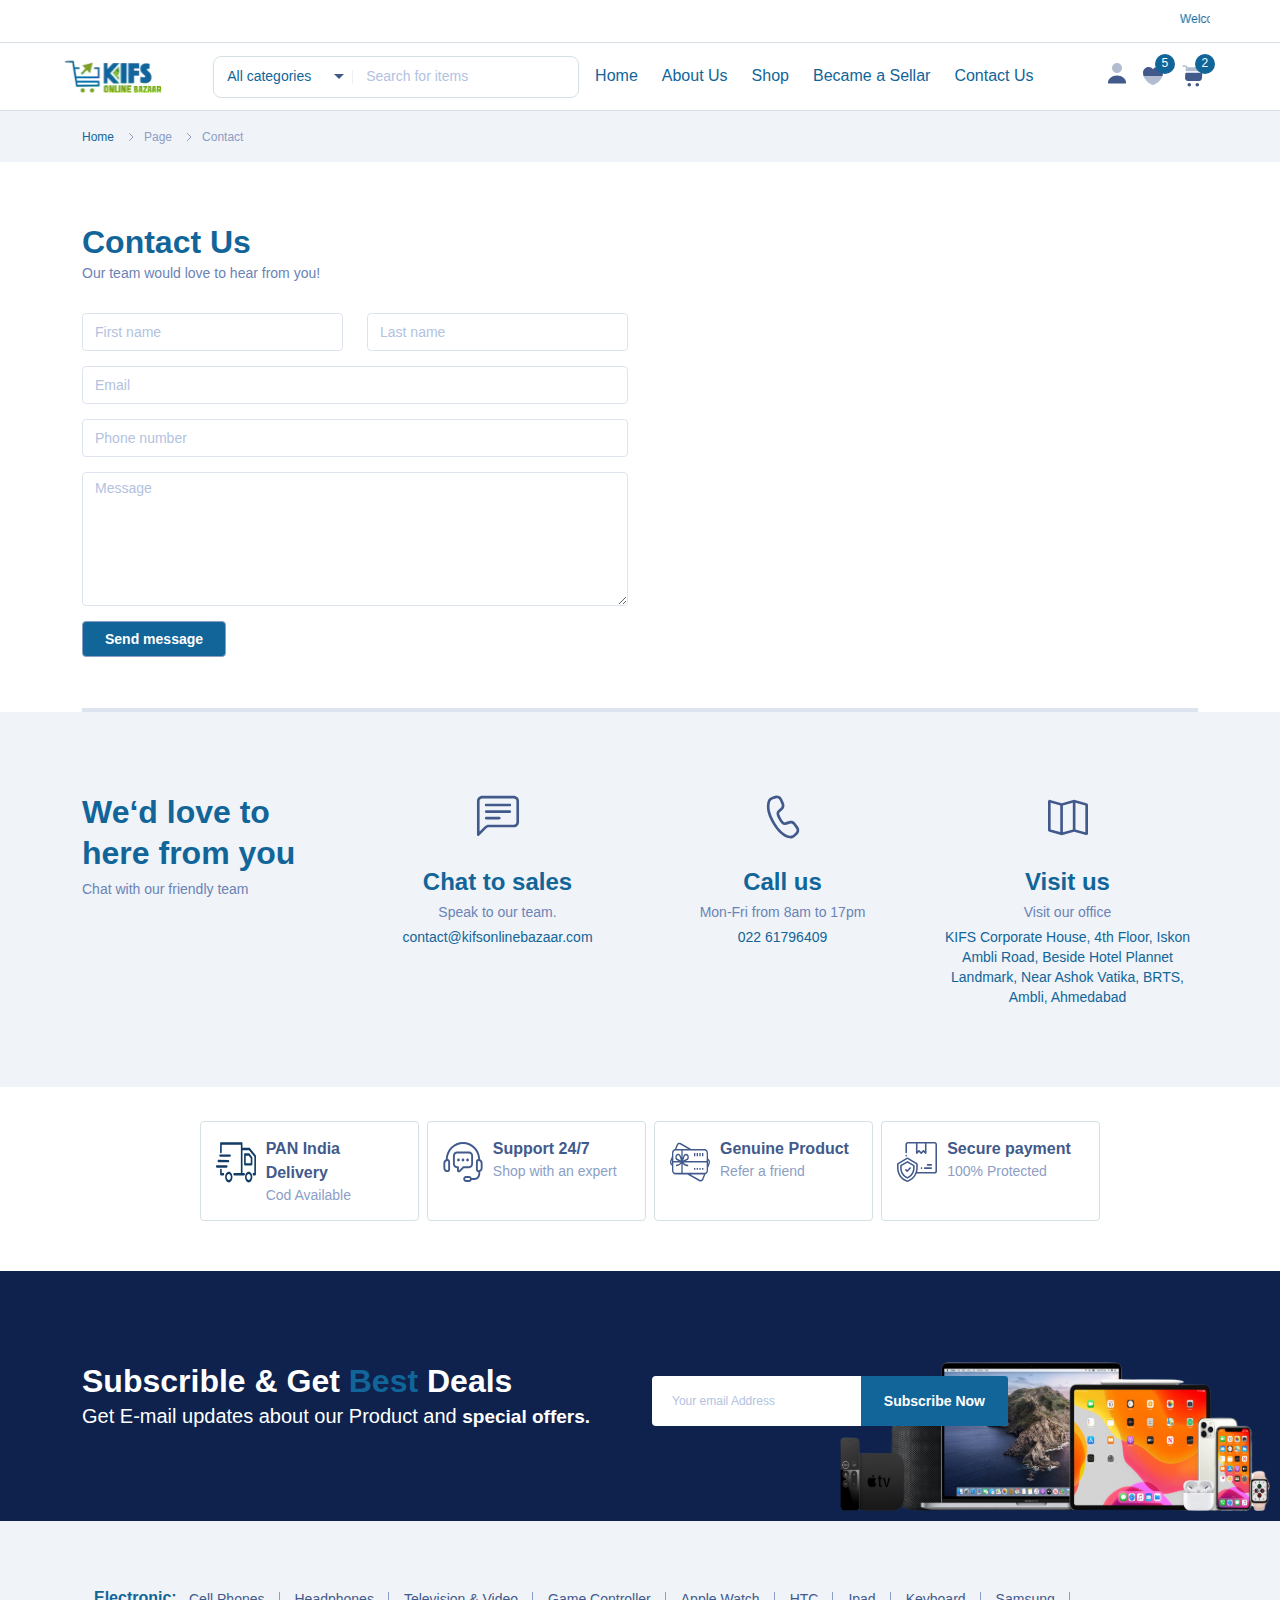
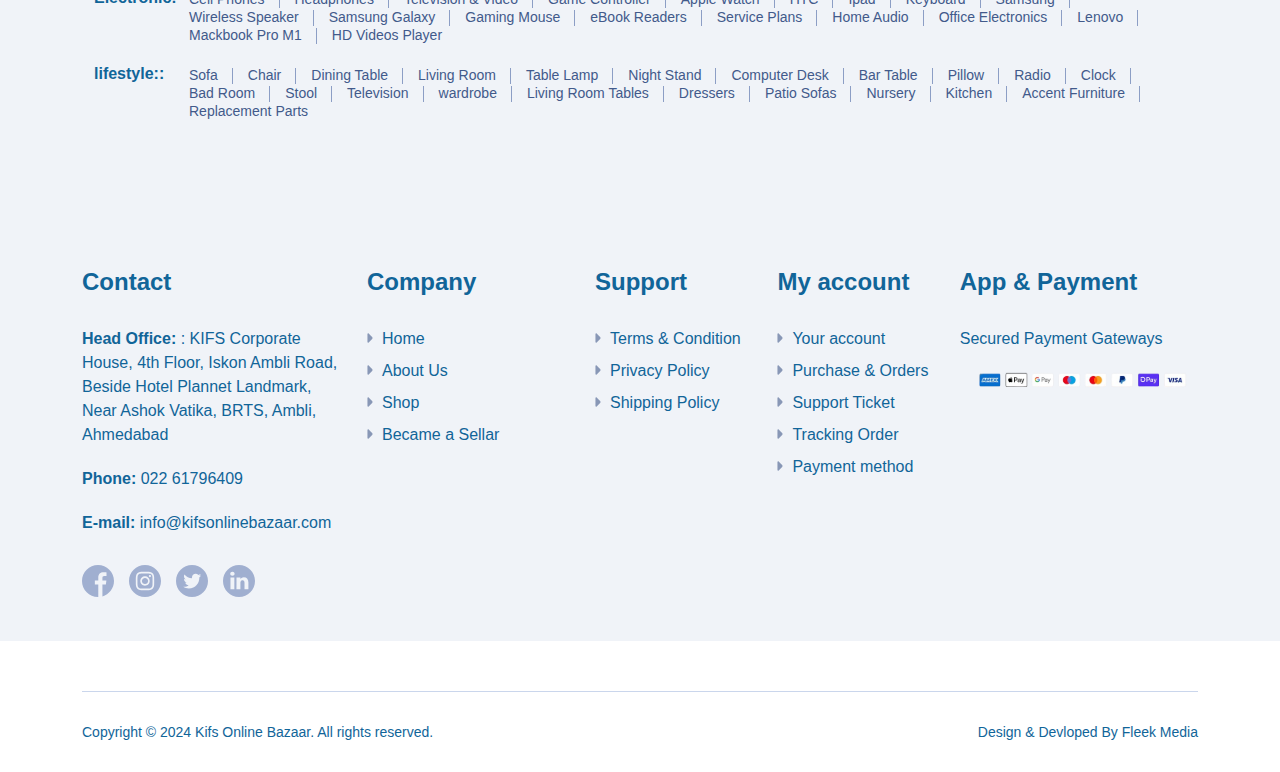
<file: page-contact.html>
<!DOCTYPE html>
<html lang="en">
  <head>
    <meta charset="UTF-8">
    <meta name="viewport" content="width=device-width, initial-scale=1, maximum-scale=1">
    <meta http-equiv="X-UA-Compatible" content="ie=edge">
    <meta name="msapplication-TileColor" content="#0E0E0E">
    <meta name="template-color" content="#0E0E0E">
    <meta name="description" content="Index page">
    <meta name="keywords" content="index, page">
    <meta name="author" content="">
    <link rel="shortcut icon" type="image/x-icon" href="assets/imgs/slider/swiper/kifs-2-removebg-preview 1.svg">
    <link href="assets/css/style.css?v=3.0.0" rel="stylesheet">
    <title>Kifs Online Bazaar</title>
  </head>
  <body>
    <div id="preloader-active">
      <div class="preloader d-flex align-items-center justify-content-center">
        <div class="preloader-inner position-relative">
          <div class="text-center"><img class="mb-10" src="assets/imgs/slider/swiper/kifs-2-removebg-preview 1.svg" alt="Ecom">
          </div>
        </div>
      </div>
    </div>
    <div class="topbar">
      <!-- <div class="container-topbar w-100">
         <div class="menu-topbar-left d-none d-xl-block"> 
         
        </div> 
        <div class="info-topbar d-none d-xl-block"><span class="font-sm-bold color-success"></span></div>
          
       
      </div> -->
      <marquee class="font-xs color-brand-3" scrollamount="3">Welcome To KIFS Online Bazaar  |  One Stop Destination for Electronics, Lifestyle and More</marquee>
    </div>
    <header class="header sticky-bar">
      <div class="container">
        <div class="main-header">
          <div class="header-left">
            <div class="header-logo"><a class="d-flex" href="./index.html"><img alt="Ecom" src="assets/imgs/slider/swiper/kifs-2-removebg-preview 1.svg"></a></div>
            <div class="header-search">
              <div class="box-header-search">
                <form class="form-search" method="post" action="#">
                  <div class="box-category">
                    <select class="select-active select2-hidden-accessible">
                      <option>All categories</option>
                      <option value="Office Bags">Office Bags</option>
                      <option value="Trolley Bags">Trolley Bags</option>
                      <option value="Overnight Bags">Overnight Bags</option>
                      <option value="Duffel Bags">Duffel Bags</option>
                      <option value="Shop All">Shop All</option>
                      <!-- <option value="Mouse &amp; Keyboard">Mouse Keyboard</option>
                      <option value="Headphone">Headphone</option>
                      <option value="Bluetooth devices">Bluetooth devices</option>
                      <option value="Cloud Software">Cloud Software</option> -->
                    </select>
                  </div>
                  <div class="box-keysearch">
                    <input class="form-control font-xs" type="text" value="" placeholder="Search for items">
                  </div>
                </form>
              </div>
            </div>
            <div class="header-nav">
              <nav class="nav-main-menu d-none d-xl-block">
                <ul class="main-menu">
                  <li class=""><a class="active" href="./index.html">Home</a>
                    <!-- <ul class="sub-menu two-col">
                     
                    </ul> -->
                  </li>
                  <li class=""><a href="./page-about-us.html">About Us</a>
                   
                  </li>
                  <li class=""><a href="./shop-grid.html">Shop</a>
                
                  </li>
                  <li class=""><a href="#">Became a Sellar</a>
                    
                  </li>
                  <li class=""><a href="./page-contact.html">Contact Us</a>
                    
                  </li>
                 
                </ul>
              </nav>
              <div class="burger-icon burger-icon-white"><span class="burger-icon-top"></span><span class="burger-icon-mid"></span><span class="burger-icon-bottom"></span></div>
            </div>
            <div class="header-shop">
              <div class="d-inline-block box-dropdown-cart"><span class="font-lg icon-list icon-account"><span>Account</span></span>
                <div class="dropdown-account">
                  <ul>
                    <li><a href="page-login.html">Log in</a></li>
                    <li><a href="shop-wishlist.html">Wishlist</a></li>
                    <li><a href="shop-cart.html">Cart</a></li>
                    <li><a href="shop-wishlist.html">My Wishlist</a></li>
                    <li><a href="page-account.html">Setting</a></li>
                    <!-- <li><a href="page-login.html">Sign out</a></li> -->
                  </ul>
                </div>
              </div><a class="font-lg icon-list icon-wishlist" href="shop-wishlist.html"><span>Wishlist</span><span class="number-item font-xs">5</span></a>
              <div class="d-inline-block box-dropdown-cart"><span class="font-lg icon-list icon-cart"><span>Cart</span><span class="number-item font-xs">2</span></span>
                <div class="dropdown-cart">
                  <div class="item-cart mb-20">
                    <div class="cart-image"><img src="assets/imgs/slider/swiper/bag-15.png" alt="Ecom"></div>
                    <div class="cart-info"><a class="font-sm-bold color-brand-3" href="shop-single-product.html">BOTTEGA Office Bag
                    </a>
                      <p><span class="color-brand-2 font-sm-bold">1 x ₹1942
                      </span></p>
                    </div>
                  </div>
                  <div class="item-cart mb-20">
                    <div class="cart-image"><img src="assets/imgs/slider/swiper/bag-17.png" alt="Ecom"></div>
                    <div class="cart-info"><a class="font-sm-bold color-brand-3" href="shop-single-product-2.html">Virgo Duffle Trolley
                    </a>
                      <p><span class="color-brand-2 font-sm-bold">1 x ₹942
                      </span></p>
                    </div>
                  </div>
                  <div class="border-bottom pt-0 mb-15"></div>
                  <div class="cart-total">
                    <div class="row">
                      <div class="col-6 text-start"><span class="font-md-bold color-brand-3">Total</span></div>
                      <div class="col-6"><span class="font-md-bold color-brand-1">₹2942
                      </span></div>
                    </div>
                    <div class="row mt-15">
                      <div class="col-6 text-start"><a class="btn btn-cart w-auto" href="shop-cart.html">View cart</a></div>
                      <div class="col-6"><a class="btn btn-buy w-auto" href="shop-checkout.html">Checkout</a></div>
                    </div>
                  </div>
                </div>
              <!-- </div><a class="font-lg icon-list icon-compare" href="shop-compare.html"><span>Compare</span></a> -->
            </div>
          </div>
        </div>
      </div>
    </header>
    <div class="mobile-header-active mobile-header-wrapper-style perfect-scrollbar">
      <div class="mobile-header-wrapper-inner">
        <div class="mobile-header-content-area">
          <div class="mobile-logo"><a class="d-flex" href="index.html"><img alt="Ecom" src="assets/imgs/template/kifs-2-removebg-preview 1.png"></a></div>
          <div class="perfect-scroll">
            <div class="mobile-menu-wrap mobile-header-border">
              <nav class="mt-15">
                <ul class="mobile-menu font-heading">
                  <li class=""><a class="active" href="index.html">Home</a>
                   
                      <li><a href="index.html">Homepage - 3</a></li>
               
                    </ul>
                  </li>
                  <li class="has-children"><a href="">About Us</a>
                    <ul class="sub-menu">
                      <li><a href="shop-grid.html">Shop Grid</a></li>
                      <li><a href="shop-grid-2.html">Shop Grid 2</a></li>
                      <li><a href="shop-list.html">Shop List</a></li>
                      <li><a href="shop-list-2.html">Shop List 2</a></li>
                      <li><a href="shop-fullwidth.html">Shop Fullwidth</a></li>
                      <li><a href="shop-single-product.html">Single Product</a></li>
                      <li><a href="shop-single-product-2.html">Single Product 2</a></li>
                      <li><a href="shop-single-product-3.html">Single Product 3</a></li>
                      <li><a href="shop-single-product-4.html">Single Product 4</a></li>
                      <li><a href="shop-cart.html">Shop Cart</a></li>
                      <li><a href="shop-checkout.html">Shop Checkout</a></li>
                      <li><a href="shop-compare.html">Shop Compare</a></li>
                      <li><a href="shop-wishlist.html">Shop Wishlist</a></li>
                    </ul>
                  </li>
                  <li class="has-children"><a href="shop-vendor-list.html">Vendors</a>
                    <ul class="sub-menu">
                      <li><a href="shop-vendor-list.html">Vendors Listing</a></li>
                      <li><a href="shop-vendor-single.html">Vendor Single</a></li>
                    </ul>
                  </li>
                  <li class="has-children"><a href="#">Pages</a>
                    <ul class="sub-menu">
                      <li><a href="page-about-us.html">About Us</a></li>
                      <li><a href="page-contact.html">Contact Us</a></li>
                      <li><a href="page-careers.html">Careers</a></li>
                      <li><a href="page-term.html">Term and Condition</a></li>
                      <li><a href="page-register.html">Register</a></li>
                      <li><a href="page-login.html">Login</a></li>
                      <li><a href="page-404.html">Error 404</a></li>
                    </ul>
                  </li>
                  <li class="has-children"><a href="blog.html">Blog</a>
                    <ul class="sub-menu">
                      <li><a href="blog.html">Blog Grid</a></li>
                      <li><a href="blog-2.html">Blog Grid 2</a></li>
                      <li><a href="blog-list.html">Blog List</a></li>
                      <li><a href="blog-big.html">Blog Big</a></li>
                      <li><a href="blog-single.html">Blog Single - Left sidebar</a></li>
                      <li><a href="blog-single-2.html">Blog Single - Right sidebar</a></li>
                      <li><a href="blog-single-3.html">Blog Single - No sidebar</a></li>
                    </ul>
                  </li>
                  <li><a href="page-contact.html">Contact</a></li>
                </ul>
              </nav>
            </div>
            <div class="mobile-account">
              <div class="mobile-header-top">
                <div class="user-account"><a href="page-account.html"><img src="assets/imgs/template/ava_1.png" alt="Ecom"></a>
                  <div class="content">
                    <h6 class="user-name">Hello<span class="text-brand"> Steven !</span></h6>
                    <p class="font-xs text-muted">You have 3 new messages</p>
                  </div>
                </div>
              </div>
              <ul class="mobile-menu">
                <li><a href="page-account.html">My Account</a></li>
                <li><a href="page-account.html">Order Tracking</a></li>
                <li><a href="page-account.html">My Orders</a></li>
                <li><a href="shop-wishlist.html">My Wishlist</a></li>
                <li><a href="page-account.html">Setting</a></li>
                <li><a href="page-login.html">Sign out</a></li>
              </ul>
            </div>
            <div class="mobile-banner">
              <div class="bg-5 block-iphone"><span class="color-brand-3 font-sm-lh32">Starting from $899</span>
                <h3 class="font-xl mb-10">iPhone 12 Pro 128Gb</h3>
                <p class="font-base color-brand-3 mb-10">Special Sale</p><a class="btn btn-arrow" href="shop-grid.html">learn more</a>
              </div>
            </div>
            <div class="site-copyright color-gray-400 mt-30">Copyright 2022 &copy; Ecom - Marketplace Template.<br>Designed by<a href="http://alithemes.com" target="_blank">&nbsp; AliThemes</a></div>
          </div>
        </div>
      </div>
    </div>

    <div class="mobile-header-active mobile-header-wrapper-style perfect-scrollbar">
      <div class="mobile-header-wrapper-inner">
        <div class="mobile-header-content-area">
          <div class="mobile-logo"><a class="d-flex" href="index.html"><img alt="Ecom" src="assets/imgs/template/kifs-2-removebg-preview 1.png"></a></div>
          <div class="perfect-scroll">
            <div class="mobile-menu-wrap mobile-header-border">
              <nav class="mt-15">
                <ul class="mobile-menu font-heading">
                  <li class="has-children"><a class="active" href="index.html">Home</a>
                  
                  </li>
                  <li class="has-children"><a href="./page-about-us.html">About Us</a>
              
                  </li>
                  <li class="has-children"><a href="./shop-grid.html">Shop</a>
                   
                  </li>
                  <li class="has-children"><a href="#">Became a Sellar</a>
               
                  </li>
                  <li class="has-children"><a href="./page-contact.html">Contact Us</a>
               
                  </li>
                  
                  
                 
                </ul>
              </nav>
            </div>
            <div class="mobile-account">
              <div class="mobile-header-top">
                <div class="user-account"><a href="page-account.html"><img src="assets/imgs/template/ava_1.png" alt="Ecom"></a>
                  <div class="content">
                    <h6 class="user-name">Hello<span class="text-brand"> Steven !</span></h6>
                    <p class="font-xs text-muted">You have 3 new messages</p>
                  </div>
                </div>
              </div>
              <ul class="mobile-menu">
                <li><a href="page-account.html">My Account</a></li>
                <li><a href="page-account.html">Order Tracking</a></li>
                <li><a href="page-account.html">My Orders</a></li>
                <li><a href="page-account.html">My Wishlist</a></li>
                <li><a href="page-account.html">Setting</a></li>
                <li><a href="page-login.html">Sign out</a></li>
              </ul>
            </div>
            <div class="site-copyright color-gray-400 mt-30">Copyright 2024 &copy; Kifs Online Bazaar .<br>Designed And Devloped By Fleek Media<a href="#" target="_blank">&nbsp; </a></div>
          </div>
        </div>
      </div>
    </div>
    <main class="main">
      <div class="section-box">
        <div class="breadcrumbs-div mb-0">
          <div class="container">
            <ul class="breadcrumb">
              <li><a class="font-xs color-gray-1000" href="index.html">Home</a></li>
              <li><a class="font-xs color-gray-500" href="index.html">Page</a></li>
              <li><a class="font-xs color-gray-500" href="page-contact.html">Contact</a></li>
            </ul>
          </div>
        </div>
      </div>
      <section class="section-box shop-template mt-0">
        <div class="container">
          <div class="box-contact">
            <div class="row">
              <div class="col-lg-6">
                <div class="contact-form">
                  <h3 class="color-brand-3 mt-60">Contact Us</h3>
                  <p class="font-sm color-gray-700 mb-30">Our team would love to hear from you!</p>
                  <div class="row">
                    <div class="col-lg-6 col-md-6">
                      <div class="form-group">
                        <input class="form-control" type="text" placeholder="First name">
                      </div>
                    </div>
                    <div class="col-lg-6 col-md-6">
                      <div class="form-group">
                        <input class="form-control" type="text" placeholder="Last name">
                      </div>
                    </div>
                    <div class="col-lg-12">
                      <div class="form-group">
                        <input class="form-control" type="email" placeholder="Email">
                      </div>
                    </div>
                    <div class="col-lg-12">
                      <div class="form-group">
                        <input class="form-control" type="tel" placeholder="Phone number">
                      </div>
                    </div>
                    <div class="col-lg-12">
                      <div class="form-group">
                        <textarea class="form-control" placeholder="Message" rows="5"></textarea>
                      </div>
                    </div>
                    <div class="col-lg-12">
                      <div class="form-group">
                        <input class="btn btn-buy w-auto" type="submit" value="Send message">
                      </div>
                    </div>
                  </div>
                </div>
              </div>
              <div class="col-lg-6">
                <div class="map">
                  <iframe src="//www.google.com/maps/embed?pb=!1m18!1m12!1m3!1d3671.8780440521396!2d72.49288757791783!3d23.028249662430177!2m3!1f0!2f0!3f0!3m2!1i1024!2i768!4f13.1!3m3!1m2!1s0x395e9b661568276b%3A0xed4654c5b2053e51!2sKifs%20House%20(Khandwala%20Group)!5e0!3m2!1sen!2sin!4v1726465514873!5m2!1sen!2sin"  height="550" style="border:0;" allowfullscreen="" loading="lazy" referrerpolicy="no-referrer-when-downgrade"></iframe>
                </div>
              </div>
            </div>
          </div>
          <!-- <div class="box-contact-address pt-80 pb-50">
            <div class="row">
              <div class="col-lg-3 mb-30">
                <h3 class="mb-5">Visit our stores</h3>
                <p class="font-sm color-gray-700 mb-30">Find us at these locations</p><a class="btn btn-buy w-auto">View map</a>
              </div>
              <div class="col-lg-3">
                <div class="mb-30">
                  <h4>Melbourne</h4>
                  <p class="font-sm color-gray-700">205 North Michigan Avenue, Suite 810<br>Chicago, 60601, USA</p>
                </div>
                <div class="mb-30">
                  <h4>San Francisco</h4>
                  <p class="font-sm color-gray-700">205 North Michigan Avenue, Suite 810<br>Chicago, 60601, USA</p>
                </div>
                <div class="mb-30">
                  <h4>Byron Bay</h4>
                  <p class="font-sm color-gray-700">205 North Michigan Avenue, Suite 810<br>Chicago, 60601, USA</p>
                </div>
              </div>
              <div class="col-lg-3">
                <div class="mb-30">
                  <h4>Sydney</h4>
                  <p class="font-sm color-gray-700">205 North Michigan Avenue, Suite 810<br>Chicago, 60601, USA</p>
                </div>
                <div class="mb-30">
                  <h4>Sweden</h4>
                  <p class="font-sm color-gray-700">205 North Michigan Avenue, Suite 810<br>Chicago, 60601, USA</p>
                </div>
                <div class="mb-30">
                  <h4>Ha Noi</h4>
                  <p class="font-sm color-gray-700">205 North Michigan Avenue, Suite 810<br>Chicago, 60601, USA</p>
                </div>
              </div>
              <div class="col-lg-3">
                <div class="mb-30">
                  <h4>Bangkok</h4>
                  <p class="font-sm color-gray-700">205 North Michigan Avenue, Suite 810<br>Chicago, 60601, USA</p>
                </div>
                <div class="mb-30">
                  <h4>Seoul</h4>
                  <p class="font-sm color-gray-700">205 North Michigan Avenue, Suite 810<br>Chicago, 60601, USA</p>
                </div>
                <div class="mb-30">
                  <h4>Paris</h4>
                  <p class="font-sm color-gray-700">205 North Michigan Avenue, Suite 810<br>Chicago, 60601, USA</p>
                </div>
              </div>
            </div>
          </div> -->
        </div>
        <div class="box-contact-support pt-80 pb-50 background-gray-50">
          <div class="container">
            <div class="row">
              <div class="col-lg-3 mb-30 text-center text-lg-start">
                <h3 class="mb-5">We‘d love to here from you</h3>
                <p class="font-sm color-gray-700">Chat with our friendly team</p>
              </div>
              <div class="col-lg-3 text-center mb-30">
                <div class="box-image mb-20"><img src="assets/imgs/page/contact/chat.svg" alt="Ecom"></div>
                <h4 class="mb-5">Chat to sales</h4>
                <p class="font-sm color-gray-700 mb-5">Speak to our team.</p><a class="font-sm color-gray-900" href="mailto:sales@ecom.com"> contact@kifsonlinebazaar.com</a>
              </div>
              <div class="col-lg-3 text-center mb-30">
                <div class="box-image mb-20"><img src="assets/imgs/page/contact/call.svg" alt="Ecom"></div>
                <h4 class="mb-5">Call us</h4>
                <p class="font-sm color-gray-700 mb-5">Mon-Fri from 8am to 17pm</p><a class="font-sm color-gray-900" href="tel:+1(555)000-0000">022 61796409</a>
              </div>
              <div class="col-lg-3 text-center mb-30">
                <div class="box-image mb-20"><img src="assets/imgs/page/contact/map.svg" alt="Ecom"></div>
                <h4 class="mb-5">Visit us</h4>
                <p class="font-sm color-gray-700 mb-5">Visit our office</p><span class="font-sm color-gray-900">KIFS Corporate House, 4th Floor, Iskon Ambli Road, Beside Hotel Plannet Landmark, Near Ashok Vatika,  BRTS, Ambli, Ahmedabad </span>
              </div>
            </div>
          </div>
        </div>
      </section>
      <section class="section-box mt-4 mb-50">
        <div class="section-box mt-10">
          <div class="container">
            <ul class="list-col-5 d-flex mx-auto justify-content-center">
              <li>
                <div class="item-list">
                  <div class="icon-left"><img src="assets/imgs/template/50x50tr.svg" alt="Ecom"></div>
                  <div class="info-right">
                    <h5 class="font-lg-bold color-gray-100">PAN India Delivery</h5>
                    <p class="font-sm color-gray-500">Cod Available</p>
                  </div>
                </div>
              </li>
              <li>
                <div class="item-list">
                  <div class="icon-left"><img src="assets/imgs/template/support.svg" alt="Ecom"></div>
                  <div class="info-right">
                    <h5 class="font-lg-bold color-gray-100">Support 24/7</h5>
                    <p class="font-sm color-gray-500">Shop with an expert</p>
                  </div>
                </div>
              </li>
              <li>
                <div class="item-list">
                  <div class="icon-left"><img src="assets/imgs/template/voucher.svg" alt="Ecom"></div>
                  <div class="info-right">
                    <h5 class="font-lg-bold color-gray-100">Genuine Product</h5>
                    <p class="font-sm color-gray-500">Refer a friend</p>
                  </div>
                </div>
              </li>
              <!-- <li>
                <div class="item-list">
                  <div class="icon-left"><img src="assets/imgs/template/return.svg" alt="Ecom"></div>
                  <div class="info-right">
                    <h5 class="font-lg-bold color-gray-100">Return &amp; Refund</h5>
                    <p class="font-sm color-gray-500">Free return over ₹200</p>
                  </div>
                </div>
              </li> -->
              <li>
                <div class="item-list">
                  <div class="icon-left"><img src="assets/imgs/template/secure.svg" alt="Ecom"></div>
                  <div class="info-right">
                    <h5 class="font-lg-bold color-gray-100">Secure payment</h5>
                    <p class="font-sm color-gray-500">100% Protected</p>
                  </div>
                </div>
              </li>
            </ul>
          </div>
        </div>
      </section>
      <section class="section-box box-newsletter">
        <div class="container">
          <div class="row">
            <div class="col-lg-6 col-md-7 col-sm-12">
              <h3 class="color-white">Subscrible &amp; Get <span class="color-warning">Best</span> Deals</h3>
              <p class="font-lg color-white">Get E-mail updates about our Product and <span class="font-lg-bold">special offers.</span></p>
            </div>
            <div class="col-lg-4 col-md-5 col-sm-12">
              <div class="box-form-newsletter mt-15">
                <form class="form-newsletter">
                  <input class="input-newsletter font-xs" value="" placeholder="Your email Address">
                  <button class="btn btn-brand-2">Subscribe Now</button>
                </form>
              </div>
            </div>
          </div>
        </div>
      </section>
      <div class="modal fade" id="ModalQuickview" tabindex="-1" aria-hidden="true" style="display: none;">
        <div class="modal-dialog modal-xl">
          <div class="modal-content apply-job-form">
            <button class="btn-close" type="button" data-bs-dismiss="modal" aria-label="Close"></button>
            <div class="modal-body p-30">
              <div class="row">
                <div class="col-lg-6">
                  <div class="gallery-image">
                    <div class="galleries-2">
                      <div class="detail-gallery">
                        <div class="product-image-slider-2">
                          <figure class="border-radius-10"><img src="assets/imgs/page/product/img-gallery-1.jpg" alt="product image"></figure>
                          <figure class="border-radius-10"><img src="assets/imgs/page/product/img-gallery-2.jpg" alt="product image"></figure>
                          <figure class="border-radius-10"><img src="assets/imgs/page/product/img-gallery-3.jpg" alt="product image"></figure>
                          <figure class="border-radius-10"><img src="assets/imgs/page/product/img-gallery-4.jpg" alt="product image"></figure>
                          <figure class="border-radius-10"><img src="assets/imgs/page/product/img-gallery-5.jpg" alt="product image"></figure>
                          <figure class="border-radius-10"><img src="assets/imgs/page/product/img-gallery-6.jpg" alt="product image"></figure>
                          <figure class="border-radius-10"><img src="assets/imgs/page/product/img-gallery-7.jpg" alt="product image"></figure>
                        </div>
                      </div>
                      <div class="slider-nav-thumbnails-2">
                        <div>
                          <div class="item-thumb"><img src="assets/imgs/page/product/img-gallery-1.jpg" alt="product image"></div>
                        </div>
                        <div>
                          <div class="item-thumb"><img src="assets/imgs/page/product/img-gallery-2.jpg" alt="product image"></div>
                        </div>
                        <div>
                          <div class="item-thumb"><img src="assets/imgs/page/product/img-gallery-3.jpg" alt="product image"></div>
                        </div>
                        <div>
                          <div class="item-thumb"><img src="assets/imgs/page/product/img-gallery-4.jpg" alt="product image"></div>
                        </div>
                        <div>
                          <div class="item-thumb"><img src="assets/imgs/page/product/img-gallery-5.jpg" alt="product image"></div>
                        </div>
                        <div>
                          <div class="item-thumb"><img src="assets/imgs/page/product/img-gallery-6.jpg" alt="product image"></div>
                        </div>
                        <div>
                          <div class="item-thumb"><img src="assets/imgs/page/product/img-gallery-7.jpg" alt="product image"></div>
                        </div>
                      </div>
                    </div>
                  </div>
                  <div class="box-tags">
                    <div class="d-inline-block mr-25"><span class="font-sm font-medium color-gray-900">Category:</span><a class="link" href="#">Smartphones</a></div>
                    <div class="d-inline-block"><span class="font-sm font-medium color-gray-900">Tags:</span><a class="link" href="#">Blue</a>,<a class="link" href="#">Smartphone</a></div>
                  </div>
                </div>
                <div class="col-lg-6">
                  <div class="product-info">
                    <h5 class="mb-15">SAMSUNG Galaxy S22 Ultra, 8K Camera & Video, Brightest Display Screen, S Pen Pro</h5>
                    <div class="info-by"><span class="bytext color-gray-500 font-xs font-medium">by</span><a class="byAUthor color-gray-900 font-xs font-medium" href="shop-vendor-list.html"> Ecom Tech</a>
                      <div class="rating d-inline-block"><img src="assets/imgs/template/icons/star.svg" alt="Ecom"><img src="assets/imgs/template/icons/star.svg" alt="Ecom"><img src="assets/imgs/template/icons/star.svg" alt="Ecom"><img src="assets/imgs/template/icons/star.svg" alt="Ecom"><img src="assets/imgs/template/icons/star.svg" alt="Ecom"><span class="font-xs color-gray-500 font-medium"> (65 reviews)</span></div>
                    </div>
                    <div class="border-bottom pt-10 mb-20"></div>
                    <div class="box-product-price">
                      <h3 class="color-brand-3 price-main d-inline-block mr-10">$2856.3</h3><span class="color-gray-500 price-line font-xl line-througt">$3225.6</span>
                    </div>
                    <div class="product-description mt-10 color-gray-900">
                      <ul class="list-dot">
                        <li>8k super steady video</li>
                        <li>Nightography plus portait mode</li>
                        <li>50mp photo resolution plus bright display</li>
                        <li>Adaptive color contrast</li>
                        <li>premium design & craftmanship</li>
                        <li>Long lasting battery plus fast charging</li>
                      </ul>
                    </div>
                    <div class="box-product-color mt-10">
                      <p class="font-sm color-gray-900">Color:<span class="color-brand-2 nameColor">Pink Gold</span></p>
                      <ul class="list-colors">
                        <li class="disabled"><img src="assets/imgs/page/product/img-gallery-1.jpg" alt="Ecom" title="Pink"></li>
                        <li><img src="assets/imgs/page/product/img-gallery-2.jpg" alt="Ecom" title="Gold"></li>
                        <li><img src="assets/imgs/page/product/img-gallery-3.jpg" alt="Ecom" title="Pink Gold"></li>
                        <li><img src="assets/imgs/page/product/img-gallery-4.jpg" alt="Ecom" title="Silver"></li>
                        <li class="active"><img src="assets/imgs/page/product/img-gallery-5.jpg" alt="Ecom" title="Pink Gold"></li>
                        <li class="disabled"><img src="assets/imgs/page/product/img-gallery-6.jpg" alt="Ecom" title="Black"></li>
                        <li class="disabled"><img src="assets/imgs/page/product/img-gallery-7.jpg" alt="Ecom" title="Red"></li>
                      </ul>
                    </div>
                    <div class="box-product-style-size mt-10">
                      <div class="row">
                        <div class="col-lg-12 mb-10">
                          <p class="font-sm color-gray-900">Style:<span class="color-brand-2 nameStyle">S22</span></p>
                          <ul class="list-styles">
                            <li class="disabled" title="S22 Ultra">S22 Ultra</li>
                            <li class="active" title="S22">S22</li>
                            <li title="S22 + Standing Cover">S22 + Standing Cover</li>
                          </ul>
                        </div>
                        <div class="col-lg-12 mb-10">
                          <p class="font-sm color-gray-900">Size:<span class="color-brand-2 nameSize">512GB</span></p>
                          <ul class="list-sizes">
                            <li class="disabled" title="1GB">1GB</li>
                            <li class="active" title="512 GB">512 GB</li>
                            <li title="256 GB">256 GB</li>
                            <li title="128 GB">128 GB</li>
                            <li class="disabled" title="64GB">64GB</li>
                          </ul>
                        </div>
                      </div>
                    </div>
                    <div class="buy-product mt-5">
                      <p class="font-sm mb-10">Quantity</p>
                      <div class="box-quantity">
                        <div class="input-quantity">
                          <input class="font-xl color-brand-3" type="text" value="1"><span class="minus-cart"></span><span class="plus-cart"></span>
                        </div>
                        <div class="button-buy"><a class="btn btn-cart" href="shop-cart.html">Enquire now</a><a class="btn btn-buy" href="shop-checkout.html">Enquire now</a></div>
                      </div>
                    </div>
                  </div>
                </div>
              </div>
            </div>
          </div>
        </div>
      </div>
    </main>
    <footer class="footer">
      <div class="footer-1">
        <div class="container">
          <div class="row">


            <div class="footer-2">
              <div class="footer-bottom-1">
                <div class="container">
                  <!-- <div class="footer-2-top mb-20"><a href="index.html"><img alt="Ecom" src="assets/imgs/template/logo-2.svg"></a><a class="font-xs color-gray-1000" href="#">EcomMarket.com</a><a class="font-xs color-gray-1000" href="#">Ecom Partners</a><a class="font-xs color-gray-1000" href="#">Ecom Bussiness</a><a class="font-xs color-gray-1000" href="#">Ecom Factory</a></div> -->
                  <div class="footer-2-bottom">
                    <div class="head-left-footer">
                      <h6 class="color-gray-1000">Electronic:</h6>
                    </div>
                    <div class="tags-footer"><a href="shop-fullwidth.html">Cell Phones</a><a href="shop-grid.html">Headphones</a><a href="shop-grid-2.html">Television &amp; Video</a><a href="shop-list.html">Game Controller</a><a href="shop-list-2.html">Apple Watch</a><a href="shop-grid.html">HTC</a><a href="shop-grid.html">Ipad</a><a href="shop-grid.html">Keyboard</a><a href="shop-grid.html">Samsung</a><a href="shop-grid.html">Wireless Speaker</a><a href="shop-grid.html">Samsung Galaxy</a><a href="shop-grid.html">Gaming Mouse</a><a href="shop-grid.html">eBook Readers</a><a href="shop-grid.html">Service Plans</a><a href="shop-grid.html">Home Audio</a><a href="shop-grid.html">Office Electronics</a><a href="shop-grid.html">Lenovo</a><a href="shop-grid.html">Mackbook Pro M1</a><a href="shop-grid.html">HD Videos Player</a></div>
                  </div>
                  <div class="footer-2-bottom">
                    <div class="head-left-footer">
                      <h6 class="color-gray-1000"> lifestyle::</h6>
                    </div>
                    <div class="tags-footer"><a href="shop-grid.html">Sofa</a><a href="shop-grid.html">Chair</a><a href="shop-grid.html">Dining Table</a><a href="shop-grid.html">Living Room</a><a href="shop-grid.html">Table Lamp</a><a href="shop-grid.html">Night Stand</a><a href="shop-grid.html">Computer Desk</a><a href="shop-grid.html">Bar Table</a><a href="shop-grid.html">Pillow</a><a href="shop-grid.html">Radio</a><a href="shop-grid.html">Clock</a><a href="shop-grid.html">Bad Room</a><a href="shop-grid.html">Stool</a><a href="shop-grid.html">Television</a><a href="shop-grid.html">wardrobe</a><a href="shop-grid.html">Living Room Tables</a><a href="shop-grid.html">Dressers</a><a href="shop-grid.html">Patio Sofas</a><a href="shop-grid.html">Nursery</a><a href="shop-grid.html">Kitchen</a><a href="shop-grid.html">Accent Furniture</a><a href="shop-grid.html">Replacement Parts</a></div>
                  </div>
                </div>
              </div>
              
            </div>




            <div class="col-lg-3 width-25 mb-30">
              <h4 class="mb-30 color-gray-1000">Contact</h4>
              <div class="font-md mb-20 color-gray-900"><strong class="font-md-bold">Head Office:</strong> : KIFS Corporate House, 4th Floor, Iskon Ambli Road, Beside Hotel Plannet Landmark, Near Ashok Vatika, BRTS, Ambli, Ahmedabad </div>
              <div class="font-md mb-20 color-gray-900"><strong class="font-md-bold">Phone:</strong> 022 61796409</div>
              <div class="font-md mb-20 color-gray-900"><strong class="font-md-bold">E-mail:</strong> info@kifsonlinebazaar.com</div>
              <!-- <div class="font-md mb-20 color-gray-900"><strong class="font-md-bold">Hours:</strong> 8:00 - 17:00, Mon - Sat</div> -->
              <div class="mt-30"><a class="icon-socials icon-facebook" href="#"></a><a class="icon-socials icon-instagram" href="#"></a><a class="icon-socials icon-twitter" href="#"></a><a class="icon-socials icon-linkedin" href="#"></a></div>
            </div>
            <div class="col-lg-3 width-20 mb-30">
              <h4 class="mb-30 color-gray-1000">Company</h4>
              <ul class="menu-footer">
                <li><a href="./index.html">Home</a></li>
                <li><a href="./page-about-us.html">About Us</a></li>
                <li><a href="./shop-grid.html">Shop</a></li>
                <li><a href="#">Became a Sellar </a></li>
              
              </ul>
            </div>
            <div class="col-lg-3 width-16 mb-30">
              <h4 class="mb-30 color-gray-1000">Support</h4>
              <ul class="menu-footer">
                <!-- <li><a href="blog-single-3.html">Our Blogs</a></li> -->
                <li><a href="#">Terms & Condition</a></li>
                <li><a href="#">Privacy Policy</a></li>
                <li><a href="#">Shipping Policy</a></li>
               
              </ul>
            </div>
            <div class="col-lg-3 width-16 mb-30">
              <h4 class="mb-30 color-gray-1000">My account</h4>
              <ul class="menu-footer">
                <li><a href="#">Your account</a></li>
                <!-- <li><a href="#">Return center</a></li> -->
                <li><a href="#">Purchase  & Orders</a></li>
                <li><a href="#">Support Ticket</a></li>
                <li><a href="#">Tracking Order</a></li>
                <!-- <li><a href="#">Support Center</a></li> -->
                <li><a href="#">Payment method</a></li>

              </ul>
            </div>
            <div class="col-lg-3 width-23">
              <h4 class="mb-30 color-gray-1000">App &amp; Payment</h4>
              <div>
                <p class="font-md color-gray-900 mt-20 mb-10">Secured Payment Gateways</p><img src="assets/imgs/slider/swiper/payment.svg" alt="Ecom">
              </div>
            </div>
          </div>
        </div>
      </div>
      <div class="container">
        <div class="footer-bottom mt-20">
          <div class="row">
            <div class="col-lg-6 col-md-12 text-center text-lg-start"><span class="color-gray-900 font-sm">Copyright &copy; 2024 Kifs Online Bazaar. All rights reserved.</span></div>
            <div class="col-lg-6 col-md-12 text-center text-lg-end">

              <ul class="menu-bottom">
                <li><a class="font-sm color-gray-900" href="https://fleek.media/">Design & Devloped By Fleek Media</a></li>
                
              </ul>
            </div>
          </div>
        </div>
      </div>
    </footer>
    <script src="assets/js/vendors/modernizr-3.6.0.min.js"></script>
    <script src="assets/js/vendors/jquery-3.6.0.min.js"></script>
    <script src="assets/js/vendors/jquery-migrate-3.3.0.min.js"></script>
    <script src="assets/js/vendors/bootstrap.bundle.min.js"></script>
    <script src="assets/js/vendors/waypoints.js"></script>
    <script src="assets/js/vendors/wow.js"></script>
    <script src="assets/js/vendors/magnific-popup.js"></script>
    <script src="assets/js/vendors/perfect-scrollbar.min.js"></script>
    <script src="assets/js/vendors/select2.min.js"></script>
    <script src="assets/js/vendors/isotope.js"></script>
    <script src="assets/js/vendors/scrollup.js"></script>
    <script src="assets/js/vendors/swiper-bundle.min.js"></script>
    <script src="assets/js/vendors/noUISlider.js"></script>
    <script src="assets/js/vendors/slider.js"></script>
    <!-- Count down-->
    <script src="assets/js/vendors/counterup.js"></script>
    <script src="assets/js/vendors/jquery.countdown.min.js"></script>
    <!-- Count down--><script src="assets/js/vendors/jquery.elevatezoom.js"></script>
<script src="assets/js/vendors/slick.js"></script>
    <script src="assets/js/main.js?v=3.0.0"></script>
    <script src="assets/js/shop.js?v=1.2.1"></script>
  </body>
</html>
</file>
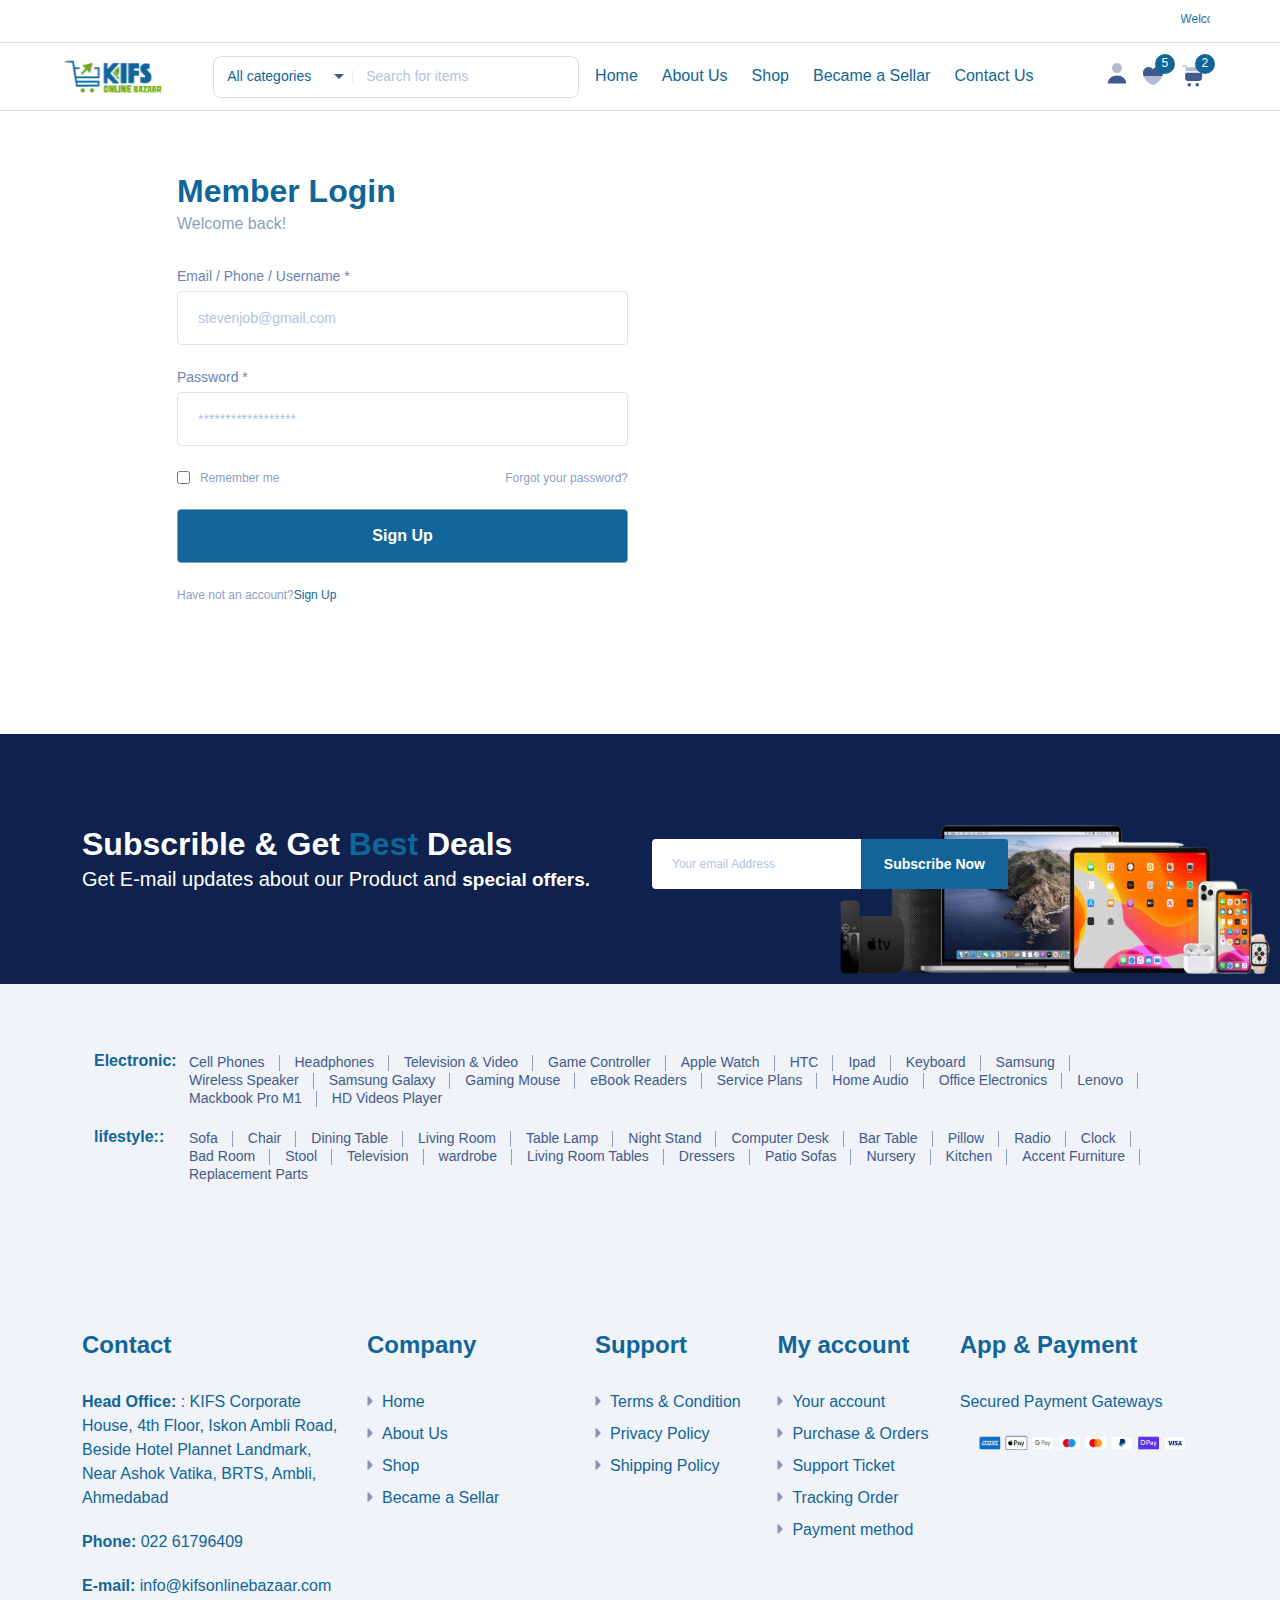
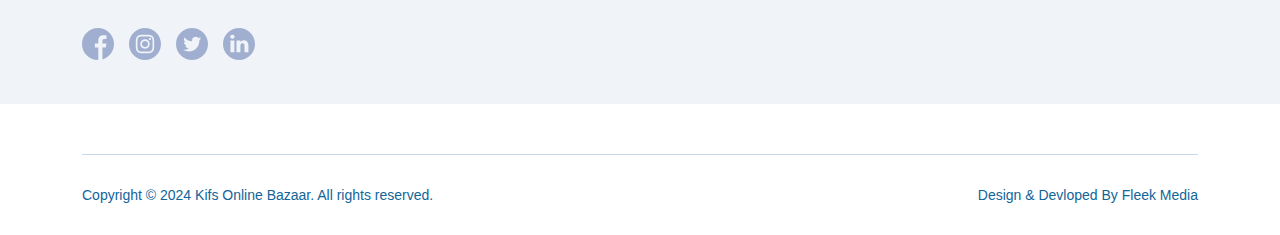
<file: page-login.html>
<!DOCTYPE html>
<html lang="en">
  <head>
    <meta charset="UTF-8">
    <meta name="viewport" content="width=device-width, initial-scale=1, maximum-scale=1">
    <meta http-equiv="X-UA-Compatible" content="ie=edge">
    <meta name="msapplication-TileColor" content="#0E0E0E">
    <meta name="template-color" content="#0E0E0E">
    <meta name="description" content="Index page">
    <meta name="keywords" content="index, page">
    <meta name="author" content="">
    <link rel="shortcut icon" type="image/x-icon" href="assets/imgs/slider/swiper/kifs-2-removebg-preview 1.svg">
    <link href="assets/css/style.css?v=3.0.0" rel="stylesheet">
    <title>Kifs Online Bazaar</title>
  </head>
  <body>
    <div id="preloader-active">
      <div class="preloader d-flex align-items-center justify-content-center">
        <div class="preloader-inner position-relative">
          <div class="text-center"><img class="mb-10" src="assets/imgs/slider/swiper/kifs-2-removebg-preview 1.svg" alt="Ecom">
          </div>
        </div>
      </div>
    </div>
    <div class="topbar">
      <!-- <div class="container-topbar w-100">
         <div class="menu-topbar-left d-none d-xl-block"> 
         
        </div> 
        <div class="info-topbar d-none d-xl-block"><span class="font-sm-bold color-success"></span></div>
          
       
      </div> -->
      <marquee class="font-xs color-brand-3" scrollamount="3">Welcome To KIFS Online Bazaar  |  One Stop Destination for Electronics, Lifestyle and More</marquee>
    </div>
    <header class="header sticky-bar">
      <div class="container">
        <div class="main-header">
          <div class="header-left">
            <div class="header-logo"><a class="d-flex" href="./index.html"><img alt="Ecom" src="assets/imgs/slider/swiper/kifs-2-removebg-preview 1.svg"></a></div>
            <div class="header-search">
              <div class="box-header-search">
                <form class="form-search" method="post" action="#">
                  <div class="box-category">
                    <select class="select-active select2-hidden-accessible">
                      <option>All categories</option>
                      <option value="Office Bags">Office Bags</option>
                      <option value="Trolley Bags">Trolley Bags</option>
                      <option value="Overnight Bags">Overnight Bags</option>
                      <option value="Duffel Bags">Duffel Bags</option>
                      <option value="Shop All">Shop All</option>
                      <!-- <option value="Mouse &amp; Keyboard">Mouse Keyboard</option>
                      <option value="Headphone">Headphone</option>
                      <option value="Bluetooth devices">Bluetooth devices</option>
                      <option value="Cloud Software">Cloud Software</option> -->
                    </select>
                  </div>
                  <div class="box-keysearch">
                    <input class="form-control font-xs" type="text" value="" placeholder="Search for items">
                  </div>
                </form>
              </div>
            </div>
            <div class="header-nav">
              <nav class="nav-main-menu d-none d-xl-block">
                <ul class="main-menu">
                  <li class=""><a class="active" href="./index.html">Home</a>
                    <!-- <ul class="sub-menu two-col">
                     
                    </ul> -->
                  </li>
                  <li class=""><a href="./page-about-us.html">About Us</a>
                   
                  </li>
                  <li class=""><a href="./shop-grid.html">Shop</a>
                
                  </li>
                  <li class=""><a href="#">Became a Sellar</a>
                    
                  </li>
                  <li class=""><a href="./page-contact.html">Contact Us</a>
                    
                  </li>
                 
                </ul>
              </nav>
              <div class="burger-icon burger-icon-white"><span class="burger-icon-top"></span><span class="burger-icon-mid"></span><span class="burger-icon-bottom"></span></div>
            </div>
            <div class="header-shop">
              <div class="d-inline-block box-dropdown-cart"><span class="font-lg icon-list icon-account"><span>Account</span></span>
                <div class="dropdown-account">
                  <ul>
                    <li><a href="page-login.html">Log in</a></li>
                    <li><a href="shop-wishlist.html">Wishlist</a></li>
                    <li><a href="shop-cart.html">Cart</a></li>
                    <li><a href="shop-wishlist.html">My Wishlist</a></li>
                    <li><a href="page-account.html">Setting</a></li>
                    <!-- <li><a href="page-login.html">Sign out</a></li> -->
                  </ul>
                </div>
              </div><a class="font-lg icon-list icon-wishlist" href="shop-wishlist.html"><span>Wishlist</span><span class="number-item font-xs">5</span></a>
              <div class="d-inline-block box-dropdown-cart"><span class="font-lg icon-list icon-cart"><span>Cart</span><span class="number-item font-xs">2</span></span>
                <div class="dropdown-cart">
                  <div class="item-cart mb-20">
                    <div class="cart-image"><img src="assets/imgs/slider/swiper/bag-15.png" alt="Ecom"></div>
                    <div class="cart-info"><a class="font-sm-bold color-brand-3" href="shop-single-product.html">BOTTEGA Office Bag
                    </a>
                      <p><span class="color-brand-2 font-sm-bold">1 x ₹1942
                      </span></p>
                    </div>
                  </div>
                  <div class="item-cart mb-20">
                    <div class="cart-image"><img src="assets/imgs/slider/swiper/bag-17.png" alt="Ecom"></div>
                    <div class="cart-info"><a class="font-sm-bold color-brand-3" href="shop-single-product-2.html">Virgo Duffle Trolley
                    </a>
                      <p><span class="color-brand-2 font-sm-bold">1 x ₹942
                      </span></p>
                    </div>
                  </div>
                  <div class="border-bottom pt-0 mb-15"></div>
                  <div class="cart-total">
                    <div class="row">
                      <div class="col-6 text-start"><span class="font-md-bold color-brand-3">Total</span></div>
                      <div class="col-6"><span class="font-md-bold color-brand-1">₹2942
                      </span></div>
                    </div>
                    <div class="row mt-15">
                      <div class="col-6 text-start"><a class="btn btn-cart w-auto" href="shop-cart.html">View cart</a></div>
                      <div class="col-6"><a class="btn btn-buy w-auto" href="shop-checkout.html">Checkout</a></div>
                    </div>
                  </div>
                </div>
              <!-- </div><a class="font-lg icon-list icon-compare" href="shop-compare.html"><span>Compare</span></a> -->
            </div>
          </div>
        </div>
      </div>
    </header>
    <div class="mobile-header-active mobile-header-wrapper-style perfect-scrollbar">
      <div class="mobile-header-wrapper-inner">
        <div class="mobile-header-content-area">
          <div class="mobile-logo"><a class="d-flex" href="index.html"><img alt="Ecom" src="assets/imgs/template/kifs-2-removebg-preview 1.png"></a></div>
          <div class="perfect-scroll">
            <div class="mobile-menu-wrap mobile-header-border">
              <nav class="mt-15">
                <ul class="mobile-menu font-heading">
                  <li class=""><a class="active" href="index.html">Home</a>
                   
                      <li><a href="index.html">Homepage - 3</a></li>
               
                    </ul>
                  </li>
                  <li class="has-children"><a href="">About Us</a>
                    <ul class="sub-menu">
                      <li><a href="shop-grid.html">Shop Grid</a></li>
                      <li><a href="shop-grid-2.html">Shop Grid 2</a></li>
                      <li><a href="shop-list.html">Shop List</a></li>
                      <li><a href="shop-list-2.html">Shop List 2</a></li>
                      <li><a href="shop-fullwidth.html">Shop Fullwidth</a></li>
                      <li><a href="shop-single-product.html">Single Product</a></li>
                      <li><a href="shop-single-product-2.html">Single Product 2</a></li>
                      <li><a href="shop-single-product-3.html">Single Product 3</a></li>
                      <li><a href="shop-single-product-4.html">Single Product 4</a></li>
                      <li><a href="shop-cart.html">Shop Cart</a></li>
                      <li><a href="shop-checkout.html">Shop Checkout</a></li>
                      <li><a href="shop-compare.html">Shop Compare</a></li>
                      <li><a href="shop-wishlist.html">Shop Wishlist</a></li>
                    </ul>
                  </li>
                  <li class="has-children"><a href="shop-vendor-list.html">Vendors</a>
                    <ul class="sub-menu">
                      <li><a href="shop-vendor-list.html">Vendors Listing</a></li>
                      <li><a href="shop-vendor-single.html">Vendor Single</a></li>
                    </ul>
                  </li>
                  <li class="has-children"><a href="#">Pages</a>
                    <ul class="sub-menu">
                      <li><a href="page-about-us.html">About Us</a></li>
                      <li><a href="page-contact.html">Contact Us</a></li>
                      <li><a href="page-careers.html">Careers</a></li>
                      <li><a href="page-term.html">Term and Condition</a></li>
                      <li><a href="page-register.html">Register</a></li>
                      <li><a href="page-login.html">Login</a></li>
                      <li><a href="page-404.html">Error 404</a></li>
                    </ul>
                  </li>
                  <li class="has-children"><a href="blog.html">Blog</a>
                    <ul class="sub-menu">
                      <li><a href="blog.html">Blog Grid</a></li>
                      <li><a href="blog-2.html">Blog Grid 2</a></li>
                      <li><a href="blog-list.html">Blog List</a></li>
                      <li><a href="blog-big.html">Blog Big</a></li>
                      <li><a href="blog-single.html">Blog Single - Left sidebar</a></li>
                      <li><a href="blog-single-2.html">Blog Single - Right sidebar</a></li>
                      <li><a href="blog-single-3.html">Blog Single - No sidebar</a></li>
                    </ul>
                  </li>
                  <li><a href="page-contact.html">Contact</a></li>
                </ul>
              </nav>
            </div>
            <div class="mobile-account">
              <div class="mobile-header-top">
                <div class="user-account"><a href="page-account.html"><img src="assets/imgs/template/ava_1.png" alt="Ecom"></a>
                  <div class="content">
                    <h6 class="user-name">Hello<span class="text-brand"> Steven !</span></h6>
                    <p class="font-xs text-muted">You have 3 new messages</p>
                  </div>
                </div>
              </div>
              <ul class="mobile-menu">
                <li><a href="page-account.html">My Account</a></li>
                <li><a href="page-account.html">Order Tracking</a></li>
                <li><a href="page-account.html">My Orders</a></li>
                <li><a href="page-account.html">My Wishlist</a></li>
                <li><a href="page-account.html">Setting</a></li>
                <li><a href="page-login.html">Sign out</a></li>
              </ul>
            </div>
            <div class="mobile-banner">
              <div class="bg-5 block-iphone"><span class="color-brand-3 font-sm-lh32">Starting from $899</span>
                <h3 class="font-xl mb-10">iPhone 12 Pro 128Gb</h3>
                <p class="font-base color-brand-3 mb-10">Special Sale</p><a class="btn btn-arrow" href="shop-grid.html">learn more</a>
              </div>
            </div>
            <div class="site-copyright color-gray-400 mt-30">Copyright 2022 &copy; Ecom - Marketplace Template.<br>Designed by<a href="http://alithemes.com" target="_blank">&nbsp; AliThemes</a></div>
          </div>
        </div>
      </div>
    </div>

    <div class="mobile-header-active mobile-header-wrapper-style perfect-scrollbar">
      <div class="mobile-header-wrapper-inner">
        <div class="mobile-header-content-area">
          <div class="mobile-logo"><a class="d-flex" href="index.html"><img alt="Ecom" src="assets/imgs/template/kifs-2-removebg-preview 1.png"></a></div>
          <div class="perfect-scroll">
            <div class="mobile-menu-wrap mobile-header-border">
              <nav class="mt-15">
                <ul class="mobile-menu font-heading">
                  <li class="has-children"><a class="active" href="index.html">Home</a>
                  
                  </li>
                  <li class="has-children"><a href="./page-about-us.html">About Us</a>
              
                  </li>
                  <li class="has-children"><a href="./shop-grid.html">Shop</a>
                   
                  </li>
                  <li class="has-children"><a href="#">Became a Sellar</a>
               
                  </li>
                  <li class="has-children"><a href="./page-contact.html">Contact Us</a>
               
                  </li>
                  
                  
                 
                </ul>
              </nav>
            </div>
            <div class="mobile-account">
              <div class="mobile-header-top">
                <div class="user-account"><a href="page-account.html"><img src="assets/imgs/template/ava_1.png" alt="Ecom"></a>
                  <div class="content">
                    <h6 class="user-name">Hello<span class="text-brand"> Steven !</span></h6>
                    <p class="font-xs text-muted">You have 3 new messages</p>
                  </div>
                </div>
              </div>
              <ul class="mobile-menu">
                <li><a href="page-account.html">My Account</a></li>
                <li><a href="page-account.html">Order Tracking</a></li>
                <li><a href="page-account.html">My Orders</a></li>
                <li><a href="page-account.html">My Wishlist</a></li>
                <li><a href="page-account.html">Setting</a></li>
                <li><a href="page-login.html">Sign out</a></li>
              </ul>
            </div>
            <div class="site-copyright color-gray-400 mt-30">Copyright 2024 &copy; Kifs Online Bazaar .<br>Designed And Devloped By Fleek Media<a href="#" target="_blank">&nbsp; </a></div>
          </div>
        </div>
      </div>
    </div>
    <main class="main">
      <section class="section-box shop-template mt-60">
        <div class="container">
          <div class="row mb-100">
            <div class="col-lg-1"></div>
            <div class="col-lg-5">
              <h3>Member Login</h3>
              <p class="font-md color-gray-500">Welcome back!</p>
              <div class="form-register mt-30 mb-30">
                <div class="form-group">
                  <label class="mb-5 font-sm color-gray-700">Email / Phone / Username *</label>
                  <input class="form-control" type="text" placeholder="stevenjob@gmail.com">
                </div>
                <div class="form-group">
                  <label class="mb-5 font-sm color-gray-700">Password *</label>
                  <input class="form-control" type="password" placeholder="******************">
                </div>
                <div class="row">
                  <div class="col-lg-6">
                    <div class="form-group">
                      <label class="color-gray-500 font-xs">
                        <input class="checkagree" type="checkbox">Remember me
                      </label>
                    </div>
                  </div>
                  <div class="col-lg-6 text-end">
                    <div class="form-group"><a class="font-xs color-gray-500" href="#">Forgot your password?</a></div>
                  </div>
                </div>
                <div class="form-group">
                  <input class="font-md-bold btn btn-buy" type="submit" value="Sign Up">
                </div>
                <div class="mt-20"><span class="font-xs color-gray-500 font-medium">Have not an account?</span><a class="font-xs color-brand-3 font-medium" href="page-register.html">Sign Up</a></div>
              </div>
            </div>
            <div class="col-lg-5"></div>
          </div>
        </div>
      </section>
      <section class="section-box box-newsletter">
        <div class="container">
          <div class="row">
            <div class="col-lg-6 col-md-7 col-sm-12">
              <h3 class="color-white">Subscrible &amp; Get <span class="color-warning">Best</span> Deals</h3>
              <p class="font-lg color-white">Get E-mail updates about our Product and <span class="font-lg-bold">special offers.</span></p>
            </div>
            <div class="col-lg-4 col-md-5 col-sm-12">
              <div class="box-form-newsletter mt-15">
                <form class="form-newsletter">
                  <input class="input-newsletter font-xs" value="" placeholder="Your email Address">
                  <button class="btn btn-brand-2">Subscribe Now</button>
                </form>
              </div>
            </div>
          </div>
        </div>
      </section>
      <div class="modal fade" id="ModalQuickview" tabindex="-1" aria-hidden="true" style="display: none;">
        <div class="modal-dialog modal-xl">
          <div class="modal-content apply-job-form">
            <button class="btn-close" type="button" data-bs-dismiss="modal" aria-label="Close"></button>
            <div class="modal-body p-30">
              <div class="row">
                <div class="col-lg-6">
                  <div class="gallery-image">
                    <div class="galleries-2">
                      <div class="detail-gallery">
                        <div class="product-image-slider-2">
                          <figure class="border-radius-10"><img src="assets/imgs/page/product/img-gallery-1.jpg" alt="product image"></figure>
                          <figure class="border-radius-10"><img src="assets/imgs/page/product/img-gallery-2.jpg" alt="product image"></figure>
                          <figure class="border-radius-10"><img src="assets/imgs/page/product/img-gallery-3.jpg" alt="product image"></figure>
                          <figure class="border-radius-10"><img src="assets/imgs/page/product/img-gallery-4.jpg" alt="product image"></figure>
                          <figure class="border-radius-10"><img src="assets/imgs/page/product/img-gallery-5.jpg" alt="product image"></figure>
                          <figure class="border-radius-10"><img src="assets/imgs/page/product/img-gallery-6.jpg" alt="product image"></figure>
                          <figure class="border-radius-10"><img src="assets/imgs/page/product/img-gallery-7.jpg" alt="product image"></figure>
                        </div>
                      </div>
                      <div class="slider-nav-thumbnails-2">
                        <div>
                          <div class="item-thumb"><img src="assets/imgs/page/product/img-gallery-1.jpg" alt="product image"></div>
                        </div>
                        <div>
                          <div class="item-thumb"><img src="assets/imgs/page/product/img-gallery-2.jpg" alt="product image"></div>
                        </div>
                        <div>
                          <div class="item-thumb"><img src="assets/imgs/page/product/img-gallery-3.jpg" alt="product image"></div>
                        </div>
                        <div>
                          <div class="item-thumb"><img src="assets/imgs/page/product/img-gallery-4.jpg" alt="product image"></div>
                        </div>
                        <div>
                          <div class="item-thumb"><img src="assets/imgs/page/product/img-gallery-5.jpg" alt="product image"></div>
                        </div>
                        <div>
                          <div class="item-thumb"><img src="assets/imgs/page/product/img-gallery-6.jpg" alt="product image"></div>
                        </div>
                        <div>
                          <div class="item-thumb"><img src="assets/imgs/page/product/img-gallery-7.jpg" alt="product image"></div>
                        </div>
                      </div>
                    </div>
                  </div>
                  <div class="box-tags">
                    <div class="d-inline-block mr-25"><span class="font-sm font-medium color-gray-900">Category:</span><a class="link" href="#">Smartphones</a></div>
                    <div class="d-inline-block"><span class="font-sm font-medium color-gray-900">Tags:</span><a class="link" href="#">Blue</a>,<a class="link" href="#">Smartphone</a></div>
                  </div>
                </div>
                <div class="col-lg-6">
                  <div class="product-info">
                    <h5 class="mb-15">SAMSUNG Galaxy S22 Ultra, 8K Camera & Video, Brightest Display Screen, S Pen Pro</h5>
                    <div class="info-by"><span class="bytext color-gray-500 font-xs font-medium">by</span><a class="byAUthor color-gray-900 font-xs font-medium" href="shop-vendor-list.html"> Ecom Tech</a>
                      <div class="rating d-inline-block"><img src="assets/imgs/template/icons/star.svg" alt="Ecom"><img src="assets/imgs/template/icons/star.svg" alt="Ecom"><img src="assets/imgs/template/icons/star.svg" alt="Ecom"><img src="assets/imgs/template/icons/star.svg" alt="Ecom"><img src="assets/imgs/template/icons/star.svg" alt="Ecom"><span class="font-xs color-gray-500 font-medium"> (65 reviews)</span></div>
                    </div>
                    <div class="border-bottom pt-10 mb-20"></div>
                    <div class="box-product-price">
                      <h3 class="color-brand-3 price-main d-inline-block mr-10">$2856.3</h3><span class="color-gray-500 price-line font-xl line-througt">$3225.6</span>
                    </div>
                    <div class="product-description mt-10 color-gray-900">
                      <ul class="list-dot">
                        <li>8k super steady video</li>
                        <li>Nightography plus portait mode</li>
                        <li>50mp photo resolution plus bright display</li>
                        <li>Adaptive color contrast</li>
                        <li>premium design & craftmanship</li>
                        <li>Long lasting battery plus fast charging</li>
                      </ul>
                    </div>
                    <div class="box-product-color mt-10">
                      <p class="font-sm color-gray-900">Color:<span class="color-brand-2 nameColor">Pink Gold</span></p>
                      <ul class="list-colors">
                        <li class="disabled"><img src="assets/imgs/page/product/img-gallery-1.jpg" alt="Ecom" title="Pink"></li>
                        <li><img src="assets/imgs/page/product/img-gallery-2.jpg" alt="Ecom" title="Gold"></li>
                        <li><img src="assets/imgs/page/product/img-gallery-3.jpg" alt="Ecom" title="Pink Gold"></li>
                        <li><img src="assets/imgs/page/product/img-gallery-4.jpg" alt="Ecom" title="Silver"></li>
                        <li class="active"><img src="assets/imgs/page/product/img-gallery-5.jpg" alt="Ecom" title="Pink Gold"></li>
                        <li class="disabled"><img src="assets/imgs/page/product/img-gallery-6.jpg" alt="Ecom" title="Black"></li>
                        <li class="disabled"><img src="assets/imgs/page/product/img-gallery-7.jpg" alt="Ecom" title="Red"></li>
                      </ul>
                    </div>
                    <div class="box-product-style-size mt-10">
                      <div class="row">
                        <div class="col-lg-12 mb-10">
                          <p class="font-sm color-gray-900">Style:<span class="color-brand-2 nameStyle">S22</span></p>
                          <ul class="list-styles">
                            <li class="disabled" title="S22 Ultra">S22 Ultra</li>
                            <li class="active" title="S22">S22</li>
                            <li title="S22 + Standing Cover">S22 + Standing Cover</li>
                          </ul>
                        </div>
                        <div class="col-lg-12 mb-10">
                          <p class="font-sm color-gray-900">Size:<span class="color-brand-2 nameSize">512GB</span></p>
                          <ul class="list-sizes">
                            <li class="disabled" title="1GB">1GB</li>
                            <li class="active" title="512 GB">512 GB</li>
                            <li title="256 GB">256 GB</li>
                            <li title="128 GB">128 GB</li>
                            <li class="disabled" title="64GB">64GB</li>
                          </ul>
                        </div>
                      </div>
                    </div>
                    <div class="buy-product mt-5">
                      <p class="font-sm mb-10">Quantity</p>
                      <div class="box-quantity">
                        <div class="input-quantity">
                          <input class="font-xl color-brand-3" type="text" value="1"><span class="minus-cart"></span><span class="plus-cart"></span>
                        </div>
                        <div class="button-buy"><a class="btn btn-cart" href="shop-cart.html">Enquire now</a><a class="btn btn-buy" href="shop-checkout.html">Enquire now</a></div>
                      </div>
                    </div>
                  </div>
                </div>
              </div>
            </div>
          </div>
        </div>
      </div>
    </main>
    <footer class="footer">
      <div class="footer-1">
        <div class="container">
          <div class="row">


            <div class="footer-2">
              <div class="footer-bottom-1">
                <div class="container">
                  <!-- <div class="footer-2-top mb-20"><a href="index.html"><img alt="Ecom" src="assets/imgs/template/logo-2.svg"></a><a class="font-xs color-gray-1000" href="#">EcomMarket.com</a><a class="font-xs color-gray-1000" href="#">Ecom Partners</a><a class="font-xs color-gray-1000" href="#">Ecom Bussiness</a><a class="font-xs color-gray-1000" href="#">Ecom Factory</a></div> -->
                  <div class="footer-2-bottom">
                    <div class="head-left-footer">
                      <h6 class="color-gray-1000">Electronic:</h6>
                    </div>
                    <div class="tags-footer"><a href="shop-fullwidth.html">Cell Phones</a><a href="shop-grid.html">Headphones</a><a href="shop-grid-2.html">Television &amp; Video</a><a href="shop-list.html">Game Controller</a><a href="shop-list-2.html">Apple Watch</a><a href="shop-grid.html">HTC</a><a href="shop-grid.html">Ipad</a><a href="shop-grid.html">Keyboard</a><a href="shop-grid.html">Samsung</a><a href="shop-grid.html">Wireless Speaker</a><a href="shop-grid.html">Samsung Galaxy</a><a href="shop-grid.html">Gaming Mouse</a><a href="shop-grid.html">eBook Readers</a><a href="shop-grid.html">Service Plans</a><a href="shop-grid.html">Home Audio</a><a href="shop-grid.html">Office Electronics</a><a href="shop-grid.html">Lenovo</a><a href="shop-grid.html">Mackbook Pro M1</a><a href="shop-grid.html">HD Videos Player</a></div>
                  </div>
                  <div class="footer-2-bottom">
                    <div class="head-left-footer">
                      <h6 class="color-gray-1000"> lifestyle::</h6>
                    </div>
                    <div class="tags-footer"><a href="shop-grid.html">Sofa</a><a href="shop-grid.html">Chair</a><a href="shop-grid.html">Dining Table</a><a href="shop-grid.html">Living Room</a><a href="shop-grid.html">Table Lamp</a><a href="shop-grid.html">Night Stand</a><a href="shop-grid.html">Computer Desk</a><a href="shop-grid.html">Bar Table</a><a href="shop-grid.html">Pillow</a><a href="shop-grid.html">Radio</a><a href="shop-grid.html">Clock</a><a href="shop-grid.html">Bad Room</a><a href="shop-grid.html">Stool</a><a href="shop-grid.html">Television</a><a href="shop-grid.html">wardrobe</a><a href="shop-grid.html">Living Room Tables</a><a href="shop-grid.html">Dressers</a><a href="shop-grid.html">Patio Sofas</a><a href="shop-grid.html">Nursery</a><a href="shop-grid.html">Kitchen</a><a href="shop-grid.html">Accent Furniture</a><a href="shop-grid.html">Replacement Parts</a></div>
                  </div>
                </div>
              </div>
              
            </div>




            <div class="col-lg-3 width-25 mb-30">
              <h4 class="mb-30 color-gray-1000">Contact</h4>
              <div class="font-md mb-20 color-gray-900"><strong class="font-md-bold">Head Office:</strong> : KIFS Corporate House, 4th Floor, Iskon Ambli Road, Beside Hotel Plannet Landmark, Near Ashok Vatika, BRTS, Ambli, Ahmedabad </div>
              <div class="font-md mb-20 color-gray-900"><strong class="font-md-bold">Phone:</strong> 022 61796409</div>
              <div class="font-md mb-20 color-gray-900"><strong class="font-md-bold">E-mail:</strong> info@kifsonlinebazaar.com</div>
              <!-- <div class="font-md mb-20 color-gray-900"><strong class="font-md-bold">Hours:</strong> 8:00 - 17:00, Mon - Sat</div> -->
              <div class="mt-30"><a class="icon-socials icon-facebook" href="#"></a><a class="icon-socials icon-instagram" href="#"></a><a class="icon-socials icon-twitter" href="#"></a><a class="icon-socials icon-linkedin" href="#"></a></div>
            </div>
            <div class="col-lg-3 width-20 mb-30">
              <h4 class="mb-30 color-gray-1000">Company</h4>
              <ul class="menu-footer">
                <li><a href="./index.html">Home</a></li>
                <li><a href="./page-about-us.html">About Us</a></li>
                <li><a href="./shop-grid.html">Shop</a></li>
                <li><a href="#">Became a Sellar </a></li>
              
              </ul>
            </div>
            <div class="col-lg-3 width-16 mb-30">
              <h4 class="mb-30 color-gray-1000">Support</h4>
              <ul class="menu-footer">
                <!-- <li><a href="blog-single-3.html">Our Blogs</a></li> -->
                <li><a href="#">Terms & Condition</a></li>
                <li><a href="#">Privacy Policy</a></li>
                <li><a href="#">Shipping Policy</a></li>
               
              </ul>
            </div>
            <div class="col-lg-3 width-16 mb-30">
              <h4 class="mb-30 color-gray-1000">My account</h4>
              <ul class="menu-footer">
                <li><a href="#">Your account</a></li>
                <!-- <li><a href="#">Return center</a></li> -->
                <li><a href="#">Purchase  & Orders</a></li>
                <li><a href="#">Support Ticket</a></li>
                <li><a href="#">Tracking Order</a></li>
                <!-- <li><a href="#">Support Center</a></li> -->
                <li><a href="#">Payment method</a></li>

              </ul>
            </div>
            <div class="col-lg-3 width-23">
              <h4 class="mb-30 color-gray-1000">App &amp; Payment</h4>
              <div>
                <p class="font-md color-gray-900 mt-20 mb-10">Secured Payment Gateways</p><img src="assets/imgs/slider/swiper/payment.svg" alt="Ecom">
              </div>
            </div>
          </div>
        </div>
      </div>
      <div class="container">
        <div class="footer-bottom mt-20">
          <div class="row">
            <div class="col-lg-6 col-md-12 text-center text-lg-start"><span class="color-gray-900 font-sm">Copyright &copy; 2024 Kifs Online Bazaar. All rights reserved.</span></div>
            <div class="col-lg-6 col-md-12 text-center text-lg-end">

              <ul class="menu-bottom">
                <li><a class="font-sm color-gray-900" href="https://fleek.media/">Design & Devloped By Fleek Media</a></li>
                
              </ul>
            </div>
          </div>
        </div>
      </div>
    </footer>
    <script src="assets/js/vendors/modernizr-3.6.0.min.js"></script>
    <script src="assets/js/vendors/jquery-3.6.0.min.js"></script>
    <script src="assets/js/vendors/jquery-migrate-3.3.0.min.js"></script>
    <script src="assets/js/vendors/bootstrap.bundle.min.js"></script>
    <script src="assets/js/vendors/waypoints.js"></script>
    <script src="assets/js/vendors/wow.js"></script>
    <script src="assets/js/vendors/magnific-popup.js"></script>
    <script src="assets/js/vendors/perfect-scrollbar.min.js"></script>
    <script src="assets/js/vendors/select2.min.js"></script>
    <script src="assets/js/vendors/isotope.js"></script>
    <script src="assets/js/vendors/scrollup.js"></script>
    <script src="assets/js/vendors/swiper-bundle.min.js"></script>
    <script src="assets/js/vendors/noUISlider.js"></script>
    <script src="assets/js/vendors/slider.js"></script>
    <!-- Count down-->
    <script src="assets/js/vendors/counterup.js"></script>
    <script src="assets/js/vendors/jquery.countdown.min.js"></script>
    <!-- Count down--><script src="assets/js/vendors/jquery.elevatezoom.js"></script>
<script src="assets/js/vendors/slick.js"></script>
    <script src="assets/js/main.js?v=3.0.0"></script>
    <script src="assets/js/shop.js?v=1.2.1"></script>
  </body>
</html>
</file>
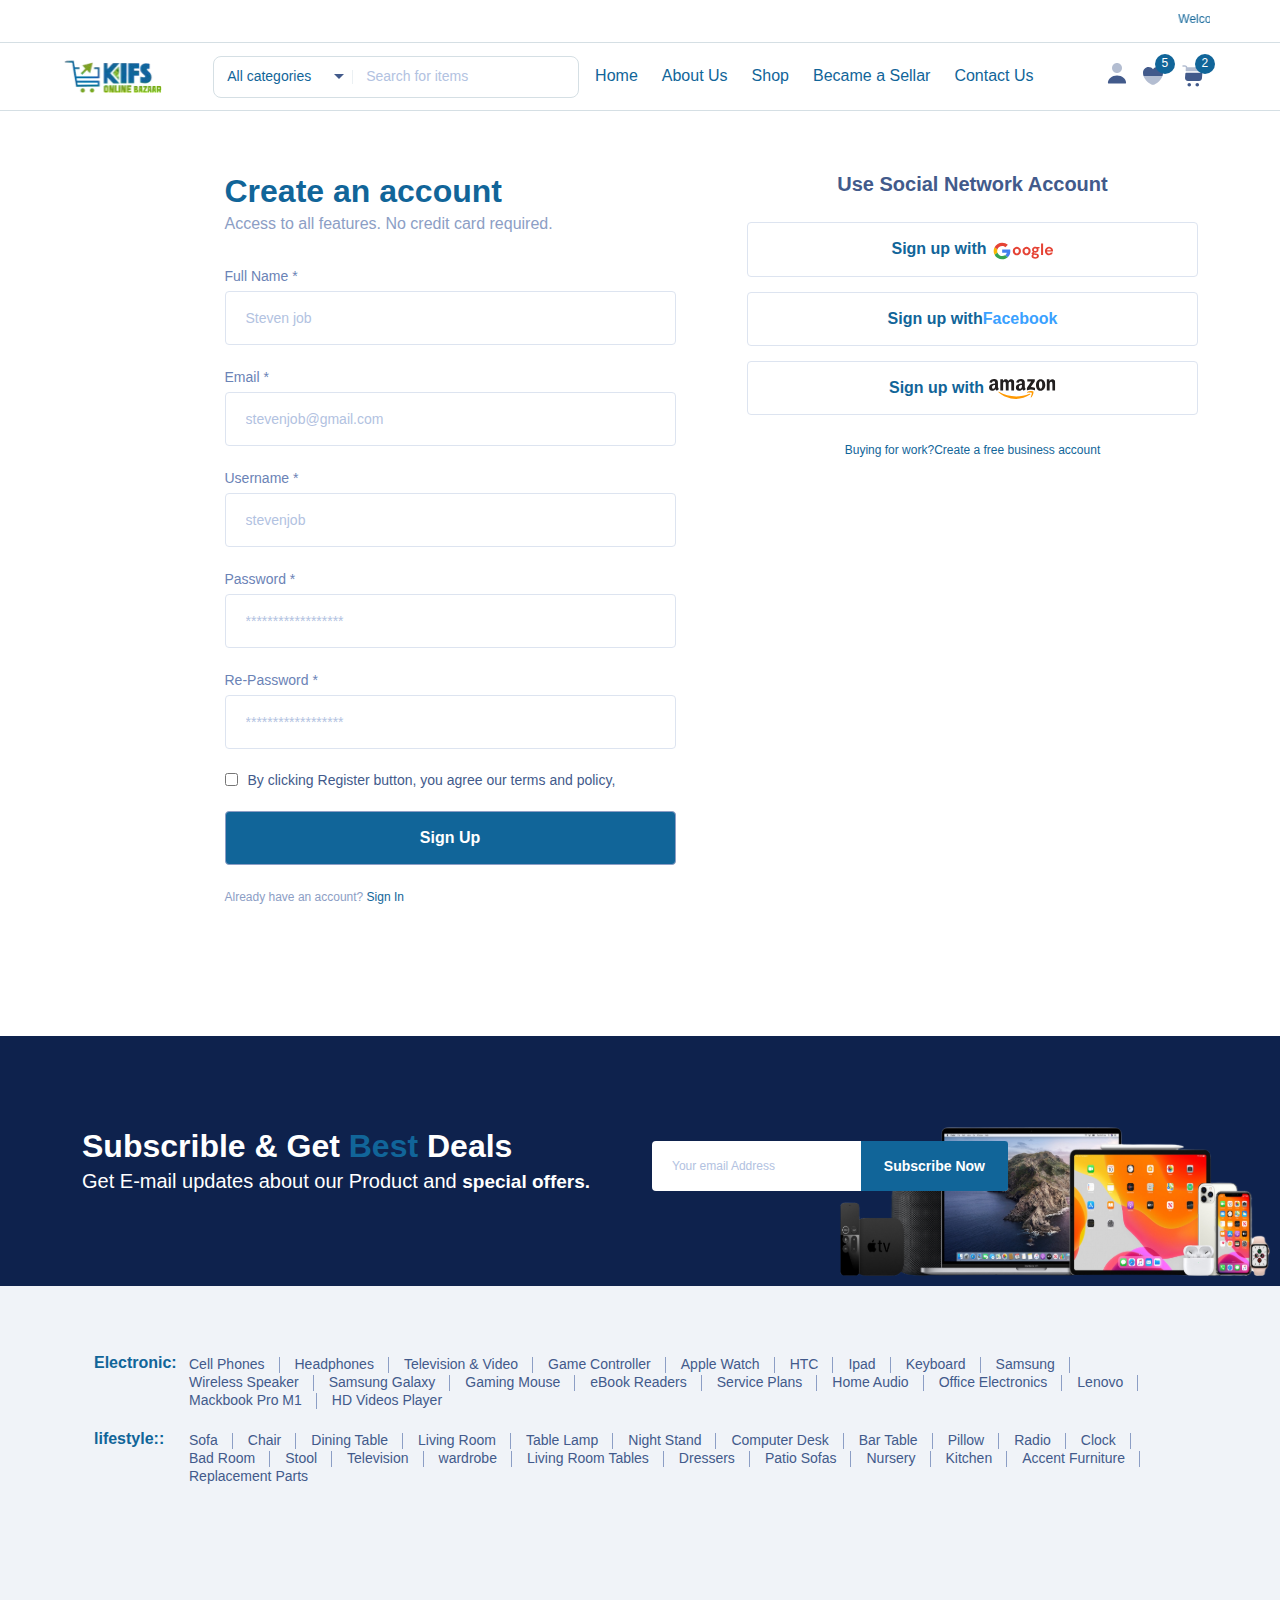
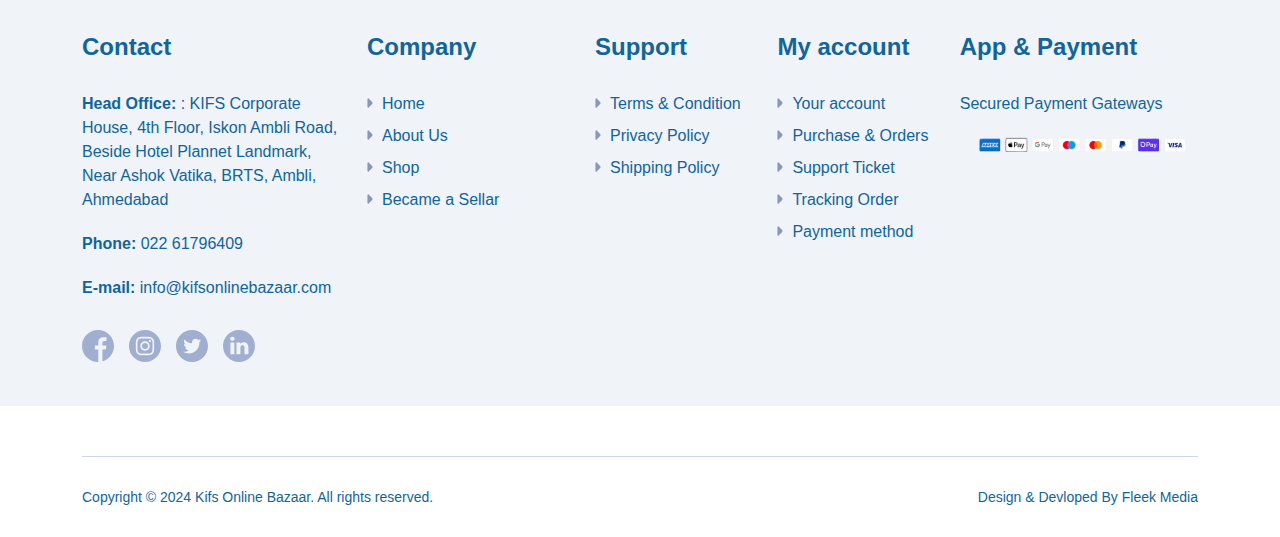
<file: page-register.html>
<!DOCTYPE html>
<html lang="en">
  <head>
    <meta charset="UTF-8">
    <meta name="viewport" content="width=device-width, initial-scale=1, maximum-scale=1">
    <meta http-equiv="X-UA-Compatible" content="ie=edge">
    <meta name="msapplication-TileColor" content="#0E0E0E">
    <meta name="template-color" content="#0E0E0E">
    <meta name="description" content="Index page">
    <meta name="keywords" content="index, page">
    <meta name="author" content="">
    <link rel="shortcut icon" type="image/x-icon" href="assets/imgs/slider/swiper/kifs-2-removebg-preview 1.svg">
    <link href="assets/css/style.css?v=3.0.0" rel="stylesheet">
    <title>Kifs Online Bazaar</title>
  </head>
  <body>
    <div id="preloader-active">
      <div class="preloader d-flex align-items-center justify-content-center">
        <div class="preloader-inner position-relative">
          <div class="text-center"><img class="mb-10" src="assets/imgs/slider/swiper/kifs-2-removebg-preview 1.svg" alt="Ecom">
          </div>
        </div>
      </div>
    </div>
    <div class="topbar">
      <!-- <div class="container-topbar w-100">
         <div class="menu-topbar-left d-none d-xl-block"> 
         
        </div> 
        <div class="info-topbar d-none d-xl-block"><span class="font-sm-bold color-success"></span></div>
          
       
      </div> -->
      <marquee class="font-xs color-brand-3" scrollamount="3">Welcome To KIFS Online Bazaar  |  One Stop Destination for Electronics, Lifestyle and More</marquee>
    </div>
    <header class="header sticky-bar">
      <div class="container">
        <div class="main-header">
          <div class="header-left">
            <div class="header-logo"><a class="d-flex" href="./index.html"><img alt="Ecom" src="assets/imgs/slider/swiper/kifs-2-removebg-preview 1.svg"></a></div>
            <div class="header-search">
              <div class="box-header-search">
                <form class="form-search" method="post" action="#">
                  <div class="box-category">
                    <select class="select-active select2-hidden-accessible">
                      <option>All categories</option>
                      <option value="Office Bags">Office Bags</option>
                      <option value="Trolley Bags">Trolley Bags</option>
                      <option value="Overnight Bags">Overnight Bags</option>
                      <option value="Duffel Bags">Duffel Bags</option>
                      <option value="Shop All">Shop All</option>
                      <!-- <option value="Mouse &amp; Keyboard">Mouse Keyboard</option>
                      <option value="Headphone">Headphone</option>
                      <option value="Bluetooth devices">Bluetooth devices</option>
                      <option value="Cloud Software">Cloud Software</option> -->
                    </select>
                  </div>
                  <div class="box-keysearch">
                    <input class="form-control font-xs" type="text" value="" placeholder="Search for items">
                  </div>
                </form>
              </div>
            </div>
            <div class="header-nav">
              <nav class="nav-main-menu d-none d-xl-block">
                <ul class="main-menu">
                  <li class=""><a class="active" href="./index.html">Home</a>
                    <!-- <ul class="sub-menu two-col">
                     
                    </ul> -->
                  </li>
                  <li class=""><a href="./page-about-us.html">About Us</a>
                   
                  </li>
                  <li class=""><a href="./shop-grid.html">Shop</a>
                
                  </li>
                  <li class=""><a href="#">Became a Sellar</a>
                    
                  </li>
                  <li class=""><a href="./page-contact.html">Contact Us</a>
                    
                  </li>
                 
                </ul>
              </nav>
              <div class="burger-icon burger-icon-white"><span class="burger-icon-top"></span><span class="burger-icon-mid"></span><span class="burger-icon-bottom"></span></div>
            </div>
            <div class="header-shop">
              <div class="d-inline-block box-dropdown-cart"><span class="font-lg icon-list icon-account"><span>Account</span></span>
                <div class="dropdown-account">
                  <ul>
                    <li><a href="page-login.html">Log in</a></li>
                    <li><a href="shop-wishlist.html">Wishlist</a></li>
                    <li><a href="shop-cart.html">Cart</a></li>
                    <li><a href="shop-wishlist.html">My Wishlist</a></li>
                    <li><a href="page-account.html">Setting</a></li>
                    <!-- <li><a href="page-login.html">Sign out</a></li> -->
                  </ul>
                </div>
              </div><a class="font-lg icon-list icon-wishlist" href="shop-wishlist.html"><span>Wishlist</span><span class="number-item font-xs">5</span></a>
              <div class="d-inline-block box-dropdown-cart"><span class="font-lg icon-list icon-cart"><span>Cart</span><span class="number-item font-xs">2</span></span>
                <div class="dropdown-cart">
                  <div class="item-cart mb-20">
                    <div class="cart-image"><img src="assets/imgs/slider/swiper/bag-15.png" alt="Ecom"></div>
                    <div class="cart-info"><a class="font-sm-bold color-brand-3" href="shop-single-product.html">BOTTEGA Office Bag
                    </a>
                      <p><span class="color-brand-2 font-sm-bold">1 x ₹1942
                      </span></p>
                    </div>
                  </div>
                  <div class="item-cart mb-20">
                    <div class="cart-image"><img src="assets/imgs/slider/swiper/bag-17.png" alt="Ecom"></div>
                    <div class="cart-info"><a class="font-sm-bold color-brand-3" href="shop-single-product-2.html">Virgo Duffle Trolley
                    </a>
                      <p><span class="color-brand-2 font-sm-bold">1 x ₹942
                      </span></p>
                    </div>
                  </div>
                  <div class="border-bottom pt-0 mb-15"></div>
                  <div class="cart-total">
                    <div class="row">
                      <div class="col-6 text-start"><span class="font-md-bold color-brand-3">Total</span></div>
                      <div class="col-6"><span class="font-md-bold color-brand-1">₹2942
                      </span></div>
                    </div>
                    <div class="row mt-15">
                      <div class="col-6 text-start"><a class="btn btn-cart w-auto" href="shop-cart.html">View cart</a></div>
                      <div class="col-6"><a class="btn btn-buy w-auto" href="shop-checkout.html">Checkout</a></div>
                    </div>
                  </div>
                </div>
              <!-- </div><a class="font-lg icon-list icon-compare" href="shop-compare.html"><span>Compare</span></a> -->
            </div>
          </div>
        </div>
      </div>
    </header>
    <div class="mobile-header-active mobile-header-wrapper-style perfect-scrollbar">
      <div class="mobile-header-wrapper-inner">
        <div class="mobile-header-content-area">
          <div class="mobile-logo"><a class="d-flex" href="index.html"><img alt="Ecom" src="assets/imgs/template/kifs-2-removebg-preview 1.png"></a></div>
          <div class="perfect-scroll">
            <div class="mobile-menu-wrap mobile-header-border">
              <nav class="mt-15">
                <ul class="mobile-menu font-heading">
                  <li class=""><a class="active" href="index.html">Home</a>
                   
                      <li><a href="index.html">Homepage - 3</a></li>
               
                    </ul>
                  </li>
                  <li class="has-children"><a href="">About Us</a>
                    <ul class="sub-menu">
                      <li><a href="shop-grid.html">Shop Grid</a></li>
                      <li><a href="shop-grid-2.html">Shop Grid 2</a></li>
                      <li><a href="shop-list.html">Shop List</a></li>
                      <li><a href="shop-list-2.html">Shop List 2</a></li>
                      <li><a href="shop-fullwidth.html">Shop Fullwidth</a></li>
                      <li><a href="shop-single-product.html">Single Product</a></li>
                      <li><a href="shop-single-product-2.html">Single Product 2</a></li>
                      <li><a href="shop-single-product-3.html">Single Product 3</a></li>
                      <li><a href="shop-single-product-4.html">Single Product 4</a></li>
                      <li><a href="shop-cart.html">Shop Cart</a></li>
                      <li><a href="shop-checkout.html">Shop Checkout</a></li>
                      <li><a href="shop-compare.html">Shop Compare</a></li>
                      <li><a href="shop-wishlist.html">Shop Wishlist</a></li>
                    </ul>
                  </li>
                  <li class="has-children"><a href="shop-vendor-list.html">Vendors</a>
                    <ul class="sub-menu">
                      <li><a href="shop-vendor-list.html">Vendors Listing</a></li>
                      <li><a href="shop-vendor-single.html">Vendor Single</a></li>
                    </ul>
                  </li>
                  <li class="has-children"><a href="#">Pages</a>
                    <ul class="sub-menu">
                      <li><a href="page-about-us.html">About Us</a></li>
                      <li><a href="page-contact.html">Contact Us</a></li>
                      <li><a href="page-careers.html">Careers</a></li>
                      <li><a href="page-term.html">Term and Condition</a></li>
                      <li><a href="page-register.html">Register</a></li>
                      <li><a href="page-login.html">Login</a></li>
                      <li><a href="page-404.html">Error 404</a></li>
                    </ul>
                  </li>
                  <li class="has-children"><a href="blog.html">Blog</a>
                    <ul class="sub-menu">
                      <li><a href="blog.html">Blog Grid</a></li>
                      <li><a href="blog-2.html">Blog Grid 2</a></li>
                      <li><a href="blog-list.html">Blog List</a></li>
                      <li><a href="blog-big.html">Blog Big</a></li>
                      <li><a href="blog-single.html">Blog Single - Left sidebar</a></li>
                      <li><a href="blog-single-2.html">Blog Single - Right sidebar</a></li>
                      <li><a href="blog-single-3.html">Blog Single - No sidebar</a></li>
                    </ul>
                  </li>
                  <li><a href="page-contact.html">Contact</a></li>
                </ul>
              </nav>
            </div>
            <div class="mobile-account">
              <div class="mobile-header-top">
                <div class="user-account"><a href="page-account.html"><img src="assets/imgs/template/ava_1.png" alt="Ecom"></a>
                  <div class="content">
                    <h6 class="user-name">Hello<span class="text-brand"> Steven !</span></h6>
                    <p class="font-xs text-muted">You have 3 new messages</p>
                  </div>
                </div>
              </div>
              <ul class="mobile-menu">
                <li><a href="page-account.html">My Account</a></li>
                <li><a href="page-account.html">Order Tracking</a></li>
                <li><a href="page-account.html">My Orders</a></li>
                <li><a href="page-account.html">My Wishlist</a></li>
                <li><a href="page-account.html">Setting</a></li>
                <li><a href="page-login.html">Sign out</a></li>
              </ul>
            </div>
            <div class="mobile-banner">
              <div class="bg-5 block-iphone"><span class="color-brand-3 font-sm-lh32">Starting from $899</span>
                <h3 class="font-xl mb-10">iPhone 12 Pro 128Gb</h3>
                <p class="font-base color-brand-3 mb-10">Special Sale</p><a class="btn btn-arrow" href="shop-grid.html">learn more</a>
              </div>
            </div>
            <div class="site-copyright color-gray-400 mt-30">Copyright 2022 &copy; Ecom - Marketplace Template.<br>Designed by<a href="http://alithemes.com" target="_blank">&nbsp; AliThemes</a></div>
          </div>
        </div>
      </div>
    </div>

    <div class="mobile-header-active mobile-header-wrapper-style perfect-scrollbar">
      <div class="mobile-header-wrapper-inner">
        <div class="mobile-header-content-area">
          <div class="mobile-logo"><a class="d-flex" href="index.html"><img alt="Ecom" src="assets/imgs/template/kifs-2-removebg-preview 1.png"></a></div>
          <div class="perfect-scroll">
            <div class="mobile-menu-wrap mobile-header-border">
              <nav class="mt-15">
                <ul class="mobile-menu font-heading">
                  <li class="has-children"><a class="active" href="index.html">Home</a>
                  
                  </li>
                  <li class="has-children"><a href="./page-about-us.html">About Us</a>
              
                  </li>
                  <li class="has-children"><a href="./shop-grid.html">Shop</a>
                   
                  </li>
                  <li class="has-children"><a href="#">Became a Sellar</a>
               
                  </li>
                  <li class="has-children"><a href="./page-contact.html">Contact Us</a>
               
                  </li>
                  
                  
                 
                </ul>
              </nav>
            </div>
            <div class="mobile-account">
              <div class="mobile-header-top">
                <div class="user-account"><a href="page-account.html"><img src="assets/imgs/template/ava_1.png" alt="Ecom"></a>
                  <div class="content">
                    <h6 class="user-name">Hello<span class="text-brand"> Steven !</span></h6>
                    <p class="font-xs text-muted">You have 3 new messages</p>
                  </div>
                </div>
              </div>
              <ul class="mobile-menu">
                <li><a href="page-account.html">My Account</a></li>
                <li><a href="page-account.html">Order Tracking</a></li>
                <li><a href="page-account.html">My Orders</a></li>
                <li><a href="page-account.html">My Wishlist</a></li>
                <li><a href="page-account.html">Setting</a></li>
                <li><a href="page-login.html">Sign out</a></li>
              </ul>
            </div>
            <div class="site-copyright color-gray-400 mt-30">Copyright 2024 &copy; Kifs Online Bazaar .<br>Designed And Devloped By Fleek Media<a href="#" target="_blank">&nbsp; </a></div>
          </div>
        </div>
      </div>
    </div>
    <main class="main">
      <section class="section-box shop-template mt-60">
        <div class="container">
          <div class="row mb-100 justify-content-between">
            <div class="col-lg-1"></div>
            <div class="col-lg-5">
              <h3>Create an account</h3>
              <p class="font-md color-gray-500">Access to all features. No credit card required.</p>
              <div class="form-register mt-30 mb-30">
                <div class="form-group">
                  <label class="mb-5 font-sm color-gray-700">Full Name *</label>
                  <input class="form-control" type="text" placeholder="Steven job">
                </div>
                <div class="form-group">
                  <label class="mb-5 font-sm color-gray-700">Email *</label>
                  <input class="form-control" type="text" placeholder="stevenjob@gmail.com">
                </div>
                <div class="form-group">
                  <label class="mb-5 font-sm color-gray-700">Username *</label>
                  <input class="form-control" type="text" placeholder="stevenjob">
                </div>
                <div class="form-group">
                  <label class="mb-5 font-sm color-gray-700">Password *</label>
                  <input class="form-control" type="password" placeholder="******************">
                </div>
                <div class="form-group">
                  <label class="mb-5 font-sm color-gray-700">Re-Password *</label>
                  <input class="form-control" type="password" placeholder="******************">
                </div>
                <div class="form-group">
                  <label>
                    <input class="checkagree" type="checkbox">By clicking Register button, you agree our terms and policy,
                  </label>
                </div>
                <div class="form-group">
                  <input class="font-md-bold btn btn-buy" type="submit" value="Sign Up">
                </div>
                <div class="mt-20"><span class="font-xs color-gray-500 font-medium">Already have an account?</span><a class="font-xs color-brand-3 font-medium" href="page-login.html"> Sign In</a></div>
              </div>
            </div>
            <div class="col-lg-5">
              <div class="box-login-social">
                <h5 class="text-center">Use Social Network Account</h5>
                <div class="box-button-login mt-25"><a class="btn btn-login font-md-bold color-brand-3 mb-15">Sign up with<img src="assets/imgs/page/account/google.svg" alt="Ecom"></a><a class="btn btn-login font-md-bold color-brand-3 mb-15">Sign up with<span class="color-blue font-md-bold">Facebook</span></a><a class="btn btn-login font-md-bold color-brand-3 mb-15">Sign up with<img src="assets/imgs/page/account/amazon.svg" alt="Ecom"></a></div>
                <div class="mt-10 text-center"><span class="font-xs color-gray-900">Buying for work?</span><a class="color-brand-1 font-xs" href="#">Create a free business account</a></div>
              </div>
            </div>
          </div>
        </div>
      </section>
      <section class="section-box box-newsletter">
        <div class="container">
          <div class="row">
            <div class="col-lg-6 col-md-7 col-sm-12">
              <h3 class="color-white">Subscrible &amp; Get <span class="color-warning">Best</span> Deals</h3>
              <p class="font-lg color-white">Get E-mail updates about our Product and <span class="font-lg-bold">special offers.</span></p>
            </div>
            <div class="col-lg-4 col-md-5 col-sm-12">
              <div class="box-form-newsletter mt-15">
                <form class="form-newsletter">
                  <input class="input-newsletter font-xs" value="" placeholder="Your email Address">
                  <button class="btn btn-brand-2">Subscribe Now</button>
                </form>
              </div>
            </div>
          </div>
        </div>
      </section>
      <div class="modal fade" id="ModalQuickview" tabindex="-1" aria-hidden="true" style="display: none;">
        <div class="modal-dialog modal-xl">
          <div class="modal-content apply-job-form">
            <button class="btn-close" type="button" data-bs-dismiss="modal" aria-label="Close"></button>
            <div class="modal-body p-30">
              <div class="row">
                <div class="col-lg-6">
                  <div class="gallery-image">
                    <div class="galleries-2">
                      <div class="detail-gallery">
                        <div class="product-image-slider-2">
                          <figure class="border-radius-10"><img src="assets/imgs/page/product/img-gallery-1.jpg" alt="product image"></figure>
                          <figure class="border-radius-10"><img src="assets/imgs/page/product/img-gallery-2.jpg" alt="product image"></figure>
                          <figure class="border-radius-10"><img src="assets/imgs/page/product/img-gallery-3.jpg" alt="product image"></figure>
                          <figure class="border-radius-10"><img src="assets/imgs/page/product/img-gallery-4.jpg" alt="product image"></figure>
                          <figure class="border-radius-10"><img src="assets/imgs/page/product/img-gallery-5.jpg" alt="product image"></figure>
                          <figure class="border-radius-10"><img src="assets/imgs/page/product/img-gallery-6.jpg" alt="product image"></figure>
                          <figure class="border-radius-10"><img src="assets/imgs/page/product/img-gallery-7.jpg" alt="product image"></figure>
                        </div>
                      </div>
                      <div class="slider-nav-thumbnails-2">
                        <div>
                          <div class="item-thumb"><img src="assets/imgs/page/product/img-gallery-1.jpg" alt="product image"></div>
                        </div>
                        <div>
                          <div class="item-thumb"><img src="assets/imgs/page/product/img-gallery-2.jpg" alt="product image"></div>
                        </div>
                        <div>
                          <div class="item-thumb"><img src="assets/imgs/page/product/img-gallery-3.jpg" alt="product image"></div>
                        </div>
                        <div>
                          <div class="item-thumb"><img src="assets/imgs/page/product/img-gallery-4.jpg" alt="product image"></div>
                        </div>
                        <div>
                          <div class="item-thumb"><img src="assets/imgs/page/product/img-gallery-5.jpg" alt="product image"></div>
                        </div>
                        <div>
                          <div class="item-thumb"><img src="assets/imgs/page/product/img-gallery-6.jpg" alt="product image"></div>
                        </div>
                        <div>
                          <div class="item-thumb"><img src="assets/imgs/page/product/img-gallery-7.jpg" alt="product image"></div>
                        </div>
                      </div>
                    </div>
                  </div>
                  <div class="box-tags">
                    <div class="d-inline-block mr-25"><span class="font-sm font-medium color-gray-900">Category:</span><a class="link" href="#">Smartphones</a></div>
                    <div class="d-inline-block"><span class="font-sm font-medium color-gray-900">Tags:</span><a class="link" href="#">Blue</a>,<a class="link" href="#">Smartphone</a></div>
                  </div>
                </div>
                <div class="col-lg-6">
                  <div class="product-info">
                    <h5 class="mb-15">SAMSUNG Galaxy S22 Ultra, 8K Camera & Video, Brightest Display Screen, S Pen Pro</h5>
                    <div class="info-by"><span class="bytext color-gray-500 font-xs font-medium">by</span><a class="byAUthor color-gray-900 font-xs font-medium" href="shop-vendor-list.html"> Ecom Tech</a>
                      <div class="rating d-inline-block"><img src="assets/imgs/template/icons/star.svg" alt="Ecom"><img src="assets/imgs/template/icons/star.svg" alt="Ecom"><img src="assets/imgs/template/icons/star.svg" alt="Ecom"><img src="assets/imgs/template/icons/star.svg" alt="Ecom"><img src="assets/imgs/template/icons/star.svg" alt="Ecom"><span class="font-xs color-gray-500 font-medium"> (65 reviews)</span></div>
                    </div>
                    <div class="border-bottom pt-10 mb-20"></div>
                    <div class="box-product-price">
                      <h3 class="color-brand-3 price-main d-inline-block mr-10">$2856.3</h3><span class="color-gray-500 price-line font-xl line-througt">$3225.6</span>
                    </div>
                    <div class="product-description mt-10 color-gray-900">
                      <ul class="list-dot">
                        <li>8k super steady video</li>
                        <li>Nightography plus portait mode</li>
                        <li>50mp photo resolution plus bright display</li>
                        <li>Adaptive color contrast</li>
                        <li>premium design & craftmanship</li>
                        <li>Long lasting battery plus fast charging</li>
                      </ul>
                    </div>
                    <div class="box-product-color mt-10">
                      <p class="font-sm color-gray-900">Color:<span class="color-brand-2 nameColor">Pink Gold</span></p>
                      <ul class="list-colors">
                        <li class="disabled"><img src="assets/imgs/page/product/img-gallery-1.jpg" alt="Ecom" title="Pink"></li>
                        <li><img src="assets/imgs/page/product/img-gallery-2.jpg" alt="Ecom" title="Gold"></li>
                        <li><img src="assets/imgs/page/product/img-gallery-3.jpg" alt="Ecom" title="Pink Gold"></li>
                        <li><img src="assets/imgs/page/product/img-gallery-4.jpg" alt="Ecom" title="Silver"></li>
                        <li class="active"><img src="assets/imgs/page/product/img-gallery-5.jpg" alt="Ecom" title="Pink Gold"></li>
                        <li class="disabled"><img src="assets/imgs/page/product/img-gallery-6.jpg" alt="Ecom" title="Black"></li>
                        <li class="disabled"><img src="assets/imgs/page/product/img-gallery-7.jpg" alt="Ecom" title="Red"></li>
                      </ul>
                    </div>
                    <div class="box-product-style-size mt-10">
                      <div class="row">
                        <div class="col-lg-12 mb-10">
                          <p class="font-sm color-gray-900">Style:<span class="color-brand-2 nameStyle">S22</span></p>
                          <ul class="list-styles">
                            <li class="disabled" title="S22 Ultra">S22 Ultra</li>
                            <li class="active" title="S22">S22</li>
                            <li title="S22 + Standing Cover">S22 + Standing Cover</li>
                          </ul>
                        </div>
                        <div class="col-lg-12 mb-10">
                          <p class="font-sm color-gray-900">Size:<span class="color-brand-2 nameSize">512GB</span></p>
                          <ul class="list-sizes">
                            <li class="disabled" title="1GB">1GB</li>
                            <li class="active" title="512 GB">512 GB</li>
                            <li title="256 GB">256 GB</li>
                            <li title="128 GB">128 GB</li>
                            <li class="disabled" title="64GB">64GB</li>
                          </ul>
                        </div>
                      </div>
                    </div>
                    <div class="buy-product mt-5">
                      <p class="font-sm mb-10">Quantity</p>
                      <div class="box-quantity">
                        <div class="input-quantity">
                          <input class="font-xl color-brand-3" type="text" value="1"><span class="minus-cart"></span><span class="plus-cart"></span>
                        </div>
                        <div class="button-buy"><a class="btn btn-cart" href="shop-cart.html">Enquire now</a><a class="btn btn-buy" href="shop-checkout.html">Enquire now</a></div>
                      </div>
                    </div>
                  </div>
                </div>
              </div>
            </div>
          </div>
        </div>
      </div>
    </main>
    <footer class="footer">
      <div class="footer-1">
        <div class="container">
          <div class="row">


            <div class="footer-2">
              <div class="footer-bottom-1">
                <div class="container">
                  <!-- <div class="footer-2-top mb-20"><a href="index.html"><img alt="Ecom" src="assets/imgs/template/logo-2.svg"></a><a class="font-xs color-gray-1000" href="#">EcomMarket.com</a><a class="font-xs color-gray-1000" href="#">Ecom Partners</a><a class="font-xs color-gray-1000" href="#">Ecom Bussiness</a><a class="font-xs color-gray-1000" href="#">Ecom Factory</a></div> -->
                  <div class="footer-2-bottom">
                    <div class="head-left-footer">
                      <h6 class="color-gray-1000">Electronic:</h6>
                    </div>
                    <div class="tags-footer"><a href="shop-fullwidth.html">Cell Phones</a><a href="shop-grid.html">Headphones</a><a href="shop-grid-2.html">Television &amp; Video</a><a href="shop-list.html">Game Controller</a><a href="shop-list-2.html">Apple Watch</a><a href="shop-grid.html">HTC</a><a href="shop-grid.html">Ipad</a><a href="shop-grid.html">Keyboard</a><a href="shop-grid.html">Samsung</a><a href="shop-grid.html">Wireless Speaker</a><a href="shop-grid.html">Samsung Galaxy</a><a href="shop-grid.html">Gaming Mouse</a><a href="shop-grid.html">eBook Readers</a><a href="shop-grid.html">Service Plans</a><a href="shop-grid.html">Home Audio</a><a href="shop-grid.html">Office Electronics</a><a href="shop-grid.html">Lenovo</a><a href="shop-grid.html">Mackbook Pro M1</a><a href="shop-grid.html">HD Videos Player</a></div>
                  </div>
                  <div class="footer-2-bottom">
                    <div class="head-left-footer">
                      <h6 class="color-gray-1000"> lifestyle::</h6>
                    </div>
                    <div class="tags-footer"><a href="shop-grid.html">Sofa</a><a href="shop-grid.html">Chair</a><a href="shop-grid.html">Dining Table</a><a href="shop-grid.html">Living Room</a><a href="shop-grid.html">Table Lamp</a><a href="shop-grid.html">Night Stand</a><a href="shop-grid.html">Computer Desk</a><a href="shop-grid.html">Bar Table</a><a href="shop-grid.html">Pillow</a><a href="shop-grid.html">Radio</a><a href="shop-grid.html">Clock</a><a href="shop-grid.html">Bad Room</a><a href="shop-grid.html">Stool</a><a href="shop-grid.html">Television</a><a href="shop-grid.html">wardrobe</a><a href="shop-grid.html">Living Room Tables</a><a href="shop-grid.html">Dressers</a><a href="shop-grid.html">Patio Sofas</a><a href="shop-grid.html">Nursery</a><a href="shop-grid.html">Kitchen</a><a href="shop-grid.html">Accent Furniture</a><a href="shop-grid.html">Replacement Parts</a></div>
                  </div>
                </div>
              </div>
              
            </div>




            <div class="col-lg-3 width-25 mb-30">
              <h4 class="mb-30 color-gray-1000">Contact</h4>
              <div class="font-md mb-20 color-gray-900"><strong class="font-md-bold">Head Office:</strong> : KIFS Corporate House, 4th Floor, Iskon Ambli Road, Beside Hotel Plannet Landmark, Near Ashok Vatika, BRTS, Ambli, Ahmedabad </div>
              <div class="font-md mb-20 color-gray-900"><strong class="font-md-bold">Phone:</strong> 022 61796409</div>
              <div class="font-md mb-20 color-gray-900"><strong class="font-md-bold">E-mail:</strong> info@kifsonlinebazaar.com</div>
              <!-- <div class="font-md mb-20 color-gray-900"><strong class="font-md-bold">Hours:</strong> 8:00 - 17:00, Mon - Sat</div> -->
              <div class="mt-30"><a class="icon-socials icon-facebook" href="#"></a><a class="icon-socials icon-instagram" href="#"></a><a class="icon-socials icon-twitter" href="#"></a><a class="icon-socials icon-linkedin" href="#"></a></div>
            </div>
            <div class="col-lg-3 width-20 mb-30">
              <h4 class="mb-30 color-gray-1000">Company</h4>
              <ul class="menu-footer">
                <li><a href="./index.html">Home</a></li>
                <li><a href="./page-about-us.html">About Us</a></li>
                <li><a href="./shop-grid.html">Shop</a></li>
                <li><a href="#">Became a Sellar </a></li>
              
              </ul>
            </div>
            <div class="col-lg-3 width-16 mb-30">
              <h4 class="mb-30 color-gray-1000">Support</h4>
              <ul class="menu-footer">
                <!-- <li><a href="blog-single-3.html">Our Blogs</a></li> -->
                <li><a href="#">Terms & Condition</a></li>
                <li><a href="#">Privacy Policy</a></li>
                <li><a href="#">Shipping Policy</a></li>
               
              </ul>
            </div>
            <div class="col-lg-3 width-16 mb-30">
              <h4 class="mb-30 color-gray-1000">My account</h4>
              <ul class="menu-footer">
                <li><a href="#">Your account</a></li>
                <!-- <li><a href="#">Return center</a></li> -->
                <li><a href="#">Purchase  & Orders</a></li>
                <li><a href="#">Support Ticket</a></li>
                <li><a href="#">Tracking Order</a></li>
                <!-- <li><a href="#">Support Center</a></li> -->
                <li><a href="#">Payment method</a></li>

              </ul>
            </div>
            <div class="col-lg-3 width-23">
              <h4 class="mb-30 color-gray-1000">App &amp; Payment</h4>
              <div>
                <p class="font-md color-gray-900 mt-20 mb-10">Secured Payment Gateways</p><img src="assets/imgs/slider/swiper/payment.svg" alt="Ecom">
              </div>
            </div>
          </div>
        </div>
      </div>
      <div class="container">
        <div class="footer-bottom mt-20">
          <div class="row">
            <div class="col-lg-6 col-md-12 text-center text-lg-start"><span class="color-gray-900 font-sm">Copyright &copy; 2024 Kifs Online Bazaar. All rights reserved.</span></div>
            <div class="col-lg-6 col-md-12 text-center text-lg-end">

              <ul class="menu-bottom">
                <li><a class="font-sm color-gray-900" href="https://fleek.media/">Design & Devloped By Fleek Media</a></li>
                
              </ul>
            </div>
          </div>
        </div>
      </div>
    </footer>
    <script src="assets/js/vendors/modernizr-3.6.0.min.js"></script>
    <script src="assets/js/vendors/jquery-3.6.0.min.js"></script>
    <script src="assets/js/vendors/jquery-migrate-3.3.0.min.js"></script>
    <script src="assets/js/vendors/bootstrap.bundle.min.js"></script>
    <script src="assets/js/vendors/waypoints.js"></script>
    <script src="assets/js/vendors/wow.js"></script>
    <script src="assets/js/vendors/magnific-popup.js"></script>
    <script src="assets/js/vendors/perfect-scrollbar.min.js"></script>
    <script src="assets/js/vendors/select2.min.js"></script>
    <script src="assets/js/vendors/isotope.js"></script>
    <script src="assets/js/vendors/scrollup.js"></script>
    <script src="assets/js/vendors/swiper-bundle.min.js"></script>
    <script src="assets/js/vendors/noUISlider.js"></script>
    <script src="assets/js/vendors/slider.js"></script>
    <!-- Count down-->
    <script src="assets/js/vendors/counterup.js"></script>
    <script src="assets/js/vendors/jquery.countdown.min.js"></script>
    <!-- Count down--><script src="assets/js/vendors/jquery.elevatezoom.js"></script>
<script src="assets/js/vendors/slick.js"></script>
    <script src="assets/js/main.js?v=3.0.0"></script>
    <script src="assets/js/shop.js?v=1.2.1"></script>
  </body>
</html>
</file>
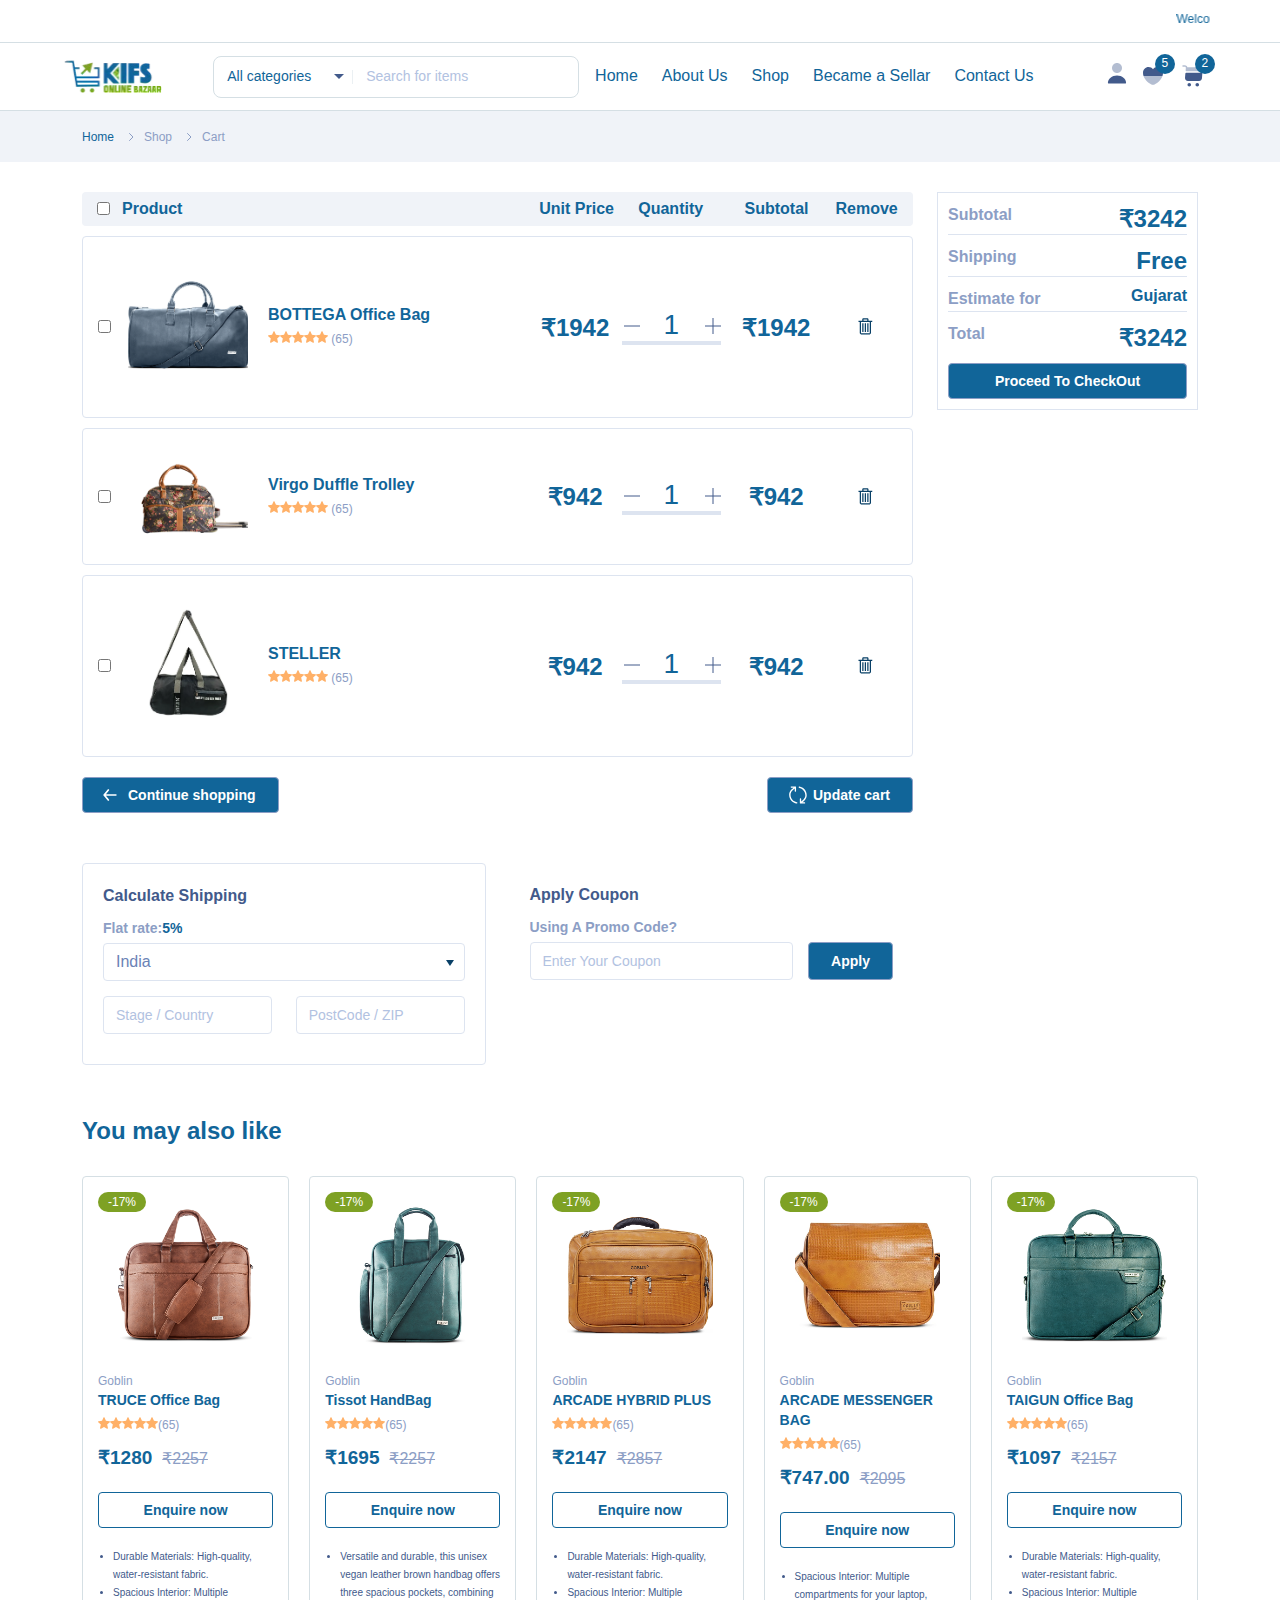
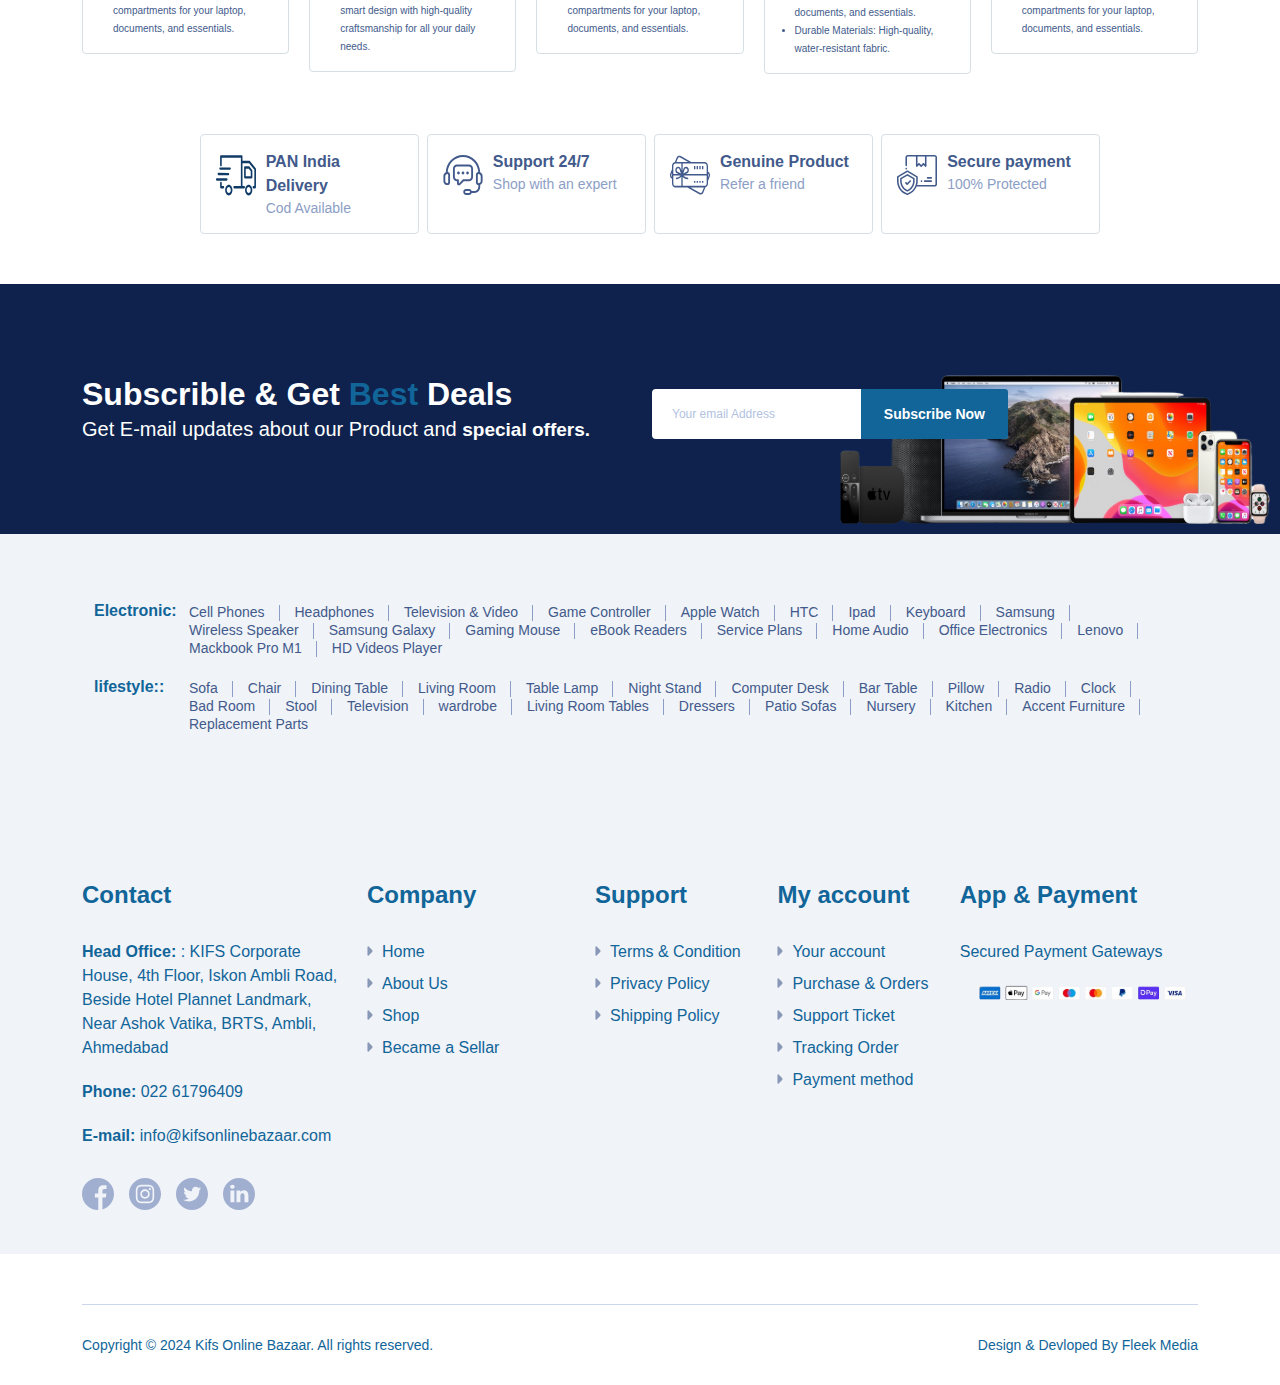
<file: shop-cart.html>
<!DOCTYPE html>
<html lang="en">
  <head>
    <meta charset="UTF-8">
    <meta name="viewport" content="width=device-width, initial-scale=1, maximum-scale=1">
    <meta http-equiv="X-UA-Compatible" content="ie=edge">
    <meta name="msapplication-TileColor" content="#0E0E0E">
    <meta name="template-color" content="#0E0E0E">
    <meta name="description" content="Index page">
    <meta name="keywords" content="index, page">
    <meta name="author" content="">
    <link rel="shortcut icon" type="image/x-icon" href="assets/imgs/slider/swiper/kifs-2-removebg-preview 1.svg">
    <link href="assets/css/style.css?v=3.0.0" rel="stylesheet">
    <title>Kifs Online Bazaar</title>
  </head>
  <body>
    <div id="preloader-active">
      <div class="preloader d-flex align-items-center justify-content-center">
        <div class="preloader-inner position-relative">
          <div class="text-center"><img class="mb-10" src="assets/imgs/slider/swiper/kifs-2-removebg-preview 1.svg" alt="Ecom">
          </div>
        </div>
      </div>
    </div>
    <div class="topbar">
      <!-- <div class="container-topbar w-100">
         <div class="menu-topbar-left d-none d-xl-block"> 
         
        </div> 
        <div class="info-topbar d-none d-xl-block"><span class="font-sm-bold color-success"></span></div>
          
       
      </div> -->
      <marquee class="font-xs color-brand-3" scrollamount="3">Welcome To KIFS Online Bazaar  |  One Stop Destination for Electronics, Lifestyle and More</marquee>
    </div>
    <header class="header sticky-bar">
      <div class="container">
        <div class="main-header">
          <div class="header-left">
            <div class="header-logo"><a class="d-flex" href="./index.html"><img alt="Ecom" src="assets/imgs/slider/swiper/kifs-2-removebg-preview 1.svg"></a></div>
            <div class="header-search">
              <div class="box-header-search">
                <form class="form-search" method="post" action="#">
                  <div class="box-category">
                    <select class="select-active select2-hidden-accessible">
                      <option>All categories</option>
                      <option value="Office Bags">Office Bags</option>
                      <option value="Trolley Bags">Trolley Bags</option>
                      <option value="Overnight Bags">Overnight Bags</option>
                      <option value="Duffel Bags">Duffel Bags</option>
                      <option value="Shop All">Shop All</option>
                      <!-- <option value="Mouse &amp; Keyboard">Mouse Keyboard</option>
                      <option value="Headphone">Headphone</option>
                      <option value="Bluetooth devices">Bluetooth devices</option>
                      <option value="Cloud Software">Cloud Software</option> -->
                    </select>
                  </div>
                  <div class="box-keysearch">
                    <input class="form-control font-xs" type="text" value="" placeholder="Search for items">
                  </div>
                </form>
              </div>
            </div>
            <div class="header-nav">
              <nav class="nav-main-menu d-none d-xl-block">
                <ul class="main-menu">
                  <li class=""><a class="active" href="./index.html">Home</a>
                    <!-- <ul class="sub-menu two-col">
                     
                    </ul> -->
                  </li>
                  <li class=""><a href="./page-about-us.html">About Us</a>
                   
                  </li>
                  <li class=""><a href="./shop-grid.html">Shop</a>
                
                  </li>
                  <li class=""><a href="#">Became a Sellar</a>
                    
                  </li>
                  <li class=""><a href="./page-contact.html">Contact Us</a>
                    
                  </li>
                 
                </ul>
              </nav>
              <div class="burger-icon burger-icon-white"><span class="burger-icon-top"></span><span class="burger-icon-mid"></span><span class="burger-icon-bottom"></span></div>
            </div>
            <div class="header-shop">
              <div class="d-inline-block box-dropdown-cart"><span class="font-lg icon-list icon-account"><span>Account</span></span>
                <div class="dropdown-account">
                  <ul>
                    <li><a href="page-login.html">Log in</a></li>
                    <li><a href="shop-wishlist.html">Wishlist</a></li>
                    <li><a href="shop-cart.html">Cart</a></li>
                    <li><a href="shop-wishlist.html">My Wishlist</a></li>
                    <li><a href="page-account.html">Setting</a></li>
                    <!-- <li><a href="page-login.html">Sign out</a></li> -->
                  </ul>
                </div>
              </div><a class="font-lg icon-list icon-wishlist" href="shop-wishlist.html"><span>Wishlist</span><span class="number-item font-xs">5</span></a>
              <div class="d-inline-block box-dropdown-cart"><span class="font-lg icon-list icon-cart"><span>Cart</span><span class="number-item font-xs">2</span></span>
                <div class="dropdown-cart">
                  <div class="item-cart mb-20">
                    <div class="cart-image"><img src="assets/imgs/slider/swiper/bag-15.png" alt="Ecom"></div>
                    <div class="cart-info"><a class="font-sm-bold color-brand-3" href="shop-single-product.html">BOTTEGA Office Bag
                    </a>
                      <p><span class="color-brand-2 font-sm-bold">1 x ₹1942
                      </span></p>
                    </div>
                  </div>
                  <div class="item-cart mb-20">
                    <div class="cart-image"><img src="assets/imgs/slider/swiper/bag-17.png" alt="Ecom"></div>
                    <div class="cart-info"><a class="font-sm-bold color-brand-3" href="shop-single-product-2.html">Virgo Duffle Trolley
                    </a>
                      <p><span class="color-brand-2 font-sm-bold">1 x ₹942
                      </span></p>
                    </div>
                  </div>
                  <div class="border-bottom pt-0 mb-15"></div>
                  <div class="cart-total">
                    <div class="row">
                      <div class="col-6 text-start"><span class="font-md-bold color-brand-3">Total</span></div>
                      <div class="col-6"><span class="font-md-bold color-brand-1">₹2942
                      </span></div>
                    </div>
                    <div class="row mt-15">
                      <div class="col-6 text-start"><a class="btn btn-cart w-auto" href="shop-cart.html">View cart</a></div>
                      <div class="col-6"><a class="btn btn-buy w-auto" href="shop-checkout.html">Checkout</a></div>
                    </div>
                  </div>
                </div>
              <!-- </div><a class="font-lg icon-list icon-compare" href="shop-compare.html"><span>Compare</span></a> -->
            </div>
          </div>
        </div>
      </div>
    </header>
    <div class="mobile-header-active mobile-header-wrapper-style perfect-scrollbar">
      <div class="mobile-header-wrapper-inner">
        <div class="mobile-header-content-area">
          <div class="mobile-logo"><a class="d-flex" href="index.html"><img alt="Ecom" src="assets/imgs/template/kifs-2-removebg-preview 1.png"></a></div>
          <div class="perfect-scroll">
            <div class="mobile-menu-wrap mobile-header-border">
              <nav class="mt-15">
                <ul class="mobile-menu font-heading">
                  <li class=""><a class="active" href="index.html">Home</a>
                   
                      <li><a href="index.html">Homepage - 3</a></li>
               
                    </ul>
                  </li>
                  <li class="has-children"><a href="">About Us</a>
                    <ul class="sub-menu">
                      <li><a href="shop-grid.html">Shop Grid</a></li>
                      <li><a href="shop-grid-2.html">Shop Grid 2</a></li>
                      <li><a href="shop-list.html">Shop List</a></li>
                      <li><a href="shop-list-2.html">Shop List 2</a></li>
                      <li><a href="shop-fullwidth.html">Shop Fullwidth</a></li>
                      <li><a href="shop-single-product.html">Single Product</a></li>
                      <li><a href="shop-single-product-2.html">Single Product 2</a></li>
                      <li><a href="shop-single-product-3.html">Single Product 3</a></li>
                      <li><a href="shop-single-product-4.html">Single Product 4</a></li>
                      <li><a href="shop-cart.html">Shop Cart</a></li>
                      <li><a href="shop-checkout.html">Shop Checkout</a></li>
                      <li><a href="shop-compare.html">Shop Compare</a></li>
                      <li><a href="shop-wishlist.html">Shop Wishlist</a></li>
                    </ul>
                  </li>
                  <li class="has-children"><a href="shop-vendor-list.html">Vendors</a>
                    <ul class="sub-menu">
                      <li><a href="shop-vendor-list.html">Vendors Listing</a></li>
                      <li><a href="shop-vendor-single.html">Vendor Single</a></li>
                    </ul>
                  </li>
                  <li class="has-children"><a href="#">Pages</a>
                    <ul class="sub-menu">
                      <li><a href="page-about-us.html">About Us</a></li>
                      <li><a href="page-contact.html">Contact Us</a></li>
                      <li><a href="page-careers.html">Careers</a></li>
                      <li><a href="page-term.html">Term and Condition</a></li>
                      <li><a href="page-register.html">Register</a></li>
                      <li><a href="page-login.html">Login</a></li>
                      <li><a href="page-404.html">Error 404</a></li>
                    </ul>
                  </li>
                  <li class="has-children"><a href="blog.html">Blog</a>
                    <ul class="sub-menu">
                      <li><a href="blog.html">Blog Grid</a></li>
                      <li><a href="blog-2.html">Blog Grid 2</a></li>
                      <li><a href="blog-list.html">Blog List</a></li>
                      <li><a href="blog-big.html">Blog Big</a></li>
                      <li><a href="blog-single.html">Blog Single - Left sidebar</a></li>
                      <li><a href="blog-single-2.html">Blog Single - Right sidebar</a></li>
                      <li><a href="blog-single-3.html">Blog Single - No sidebar</a></li>
                    </ul>
                  </li>
                  <li><a href="page-contact.html">Contact</a></li>
                </ul>
              </nav>
            </div>
            <div class="mobile-account">
              <div class="mobile-header-top">
                <div class="user-account"><a href="page-account.html"><img src="assets/imgs/template/ava_1.png" alt="Ecom"></a>
                  <div class="content">
                    <h6 class="user-name">Hello<span class="text-brand"> Steven !</span></h6>
                    <p class="font-xs text-muted">You have 3 new messages</p>
                  </div>
                </div>
              </div>
              <ul class="mobile-menu">
                <li><a href="page-account.html">My Account</a></li>
                <li><a href="page-account.html">Order Tracking</a></li>
                <li><a href="page-account.html">My Orders</a></li>
                <li><a href="page-account.html">My Wishlist</a></li>
                <li><a href="page-account.html">Setting</a></li>
                <li><a href="page-login.html">Sign out</a></li>
              </ul>
            </div>
            <div class="mobile-banner">
              <div class="bg-5 block-iphone"><span class="color-brand-3 font-sm-lh32">Starting from $899</span>
                <h3 class="font-xl mb-10">iPhone 12 Pro 128Gb</h3>
                <p class="font-base color-brand-3 mb-10">Special Sale</p><a class="btn btn-arrow" href="shop-grid.html">learn more</a>
              </div>
            </div>
            <div class="site-copyright color-gray-400 mt-30">Copyright 2022 &copy; Ecom - Marketplace Template.<br>Designed by<a href="http://alithemes.com" target="_blank">&nbsp; AliThemes</a></div>
          </div>
        </div>
      </div>
    </div>

    <div class="mobile-header-active mobile-header-wrapper-style perfect-scrollbar">
      <div class="mobile-header-wrapper-inner">
        <div class="mobile-header-content-area">
          <div class="mobile-logo"><a class="d-flex" href="index.html"><img alt="Ecom" src="assets/imgs/template/kifs-2-removebg-preview 1.png"></a></div>
          <div class="perfect-scroll">
            <div class="mobile-menu-wrap mobile-header-border">
              <nav class="mt-15">
                <ul class="mobile-menu font-heading">
                  <li class="has-children"><a class="active" href="index.html">Home</a>
                  
                  </li>
                  <li class="has-children"><a href="./page-about-us.html">About Us</a>
              
                  </li>
                  <li class="has-children"><a href="./shop-grid.html">Shop</a>
                   
                  </li>
                  <li class="has-children"><a href="#">Became a Sellar</a>
               
                  </li>
                  <li class="has-children"><a href="./page-contact.html">Contact Us</a>
               
                  </li>
                  
                  
                 
                </ul>
              </nav>
            </div>
            <div class="mobile-account">
              <div class="mobile-header-top">
                <div class="user-account"><a href="page-account.html"><img src="assets/imgs/template/ava_1.png" alt="Ecom"></a>
                  <div class="content">
                    <h6 class="user-name">Hello<span class="text-brand"> Steven !</span></h6>
                    <p class="font-xs text-muted">You have 3 new messages</p>
                  </div>
                </div>
              </div>
              <ul class="mobile-menu">
                <li><a href="page-account.html">My Account</a></li>
                <li><a href="page-account.html">Order Tracking</a></li>
                <li><a href="page-account.html">My Orders</a></li>
                <li><a href="page-account.html">My Wishlist</a></li>
                <li><a href="page-account.html">Setting</a></li>
                <li><a href="page-login.html">Sign out</a></li>
              </ul>
            </div>
            <div class="site-copyright color-gray-400 mt-30">Copyright 2024 &copy; Kifs Online Bazaar .<br>Designed And Devloped By Fleek Media<a href="#" target="_blank">&nbsp; </a></div>
          </div>
        </div>
      </div>
    </div>
    <main class="main">
      <div class="section-box">
        <div class="breadcrumbs-div">
          <div class="container">
            <ul class="breadcrumb">
              <li><a class="font-xs color-gray-1000" href="index.html">Home</a></li>
              <li><a class="font-xs color-gray-500" href="shop-grid.html">Shop</a></li>
              <li><a class="font-xs color-gray-500" href="shop-cart.html">Cart</a></li>
            </ul>
          </div>
        </div>
      </div>
      <section class="section-box shop-template">
        <div class="container">
          <div class="row">
            <div class="col-lg-9">
              <div class="box-carts">
                <div class="head-wishlist">
                  <div class="item-wishlist">
                    <div class="wishlist-cb">
                      <input class="cb-layout cb-all" type="checkbox">
                    </div>
                    <div class="wishlist-product"><span class="font-md-bold color-brand-3">Product</span></div>
                    <div class="wishlist-price"><span class="font-md-bold color-brand-3">Unit Price</span></div>
                    <div class="wishlist-status"><span class="font-md-bold color-brand-3">Quantity</span></div>
                    <div class="wishlist-action"><span class="font-md-bold color-brand-3">Subtotal</span></div>
                    <div class="wishlist-remove"><span class="font-md-bold color-brand-3">Remove</span></div>
                  </div>
                </div>
                <div class="content-wishlist mb-20">
                  <div class="item-wishlist">
                    <div class="wishlist-cb">
                      <input class="cb-layout cb-select" type="checkbox">
                    </div>
                    <div class="wishlist-product">
                      <div class="product-wishlist">
                        <div class="product-image"><a href="shop-single-product.html"><img src="assets/imgs/slider/swiper/bag-15.png" alt="Ecom"></a></div>
                        <div class="product-info"><a href="shop-single-product.html">
                            <h6 class="color-brand-3">BOTTEGA Office Bag</h6></a>
                          <div class="rating"><img src="assets/imgs/template/icons/star.svg" alt="Ecom"><img src="assets/imgs/template/icons/star.svg" alt="Ecom"><img src="assets/imgs/template/icons/star.svg" alt="Ecom"><img src="assets/imgs/template/icons/star.svg" alt="Ecom"><img src="assets/imgs/template/icons/star.svg" alt="Ecom"><span class="font-xs color-gray-500"> (65)</span></div>
                        </div>
                      </div>
                    </div>
                    <div class="wishlist-price">
                      <h4 class="color-brand-3">₹1942</h4>
                    </div>
                    <div class="wishlist-status">
                      <div class="box-quantity">
                        <div class="input-quantity">
                          <input class="font-xl color-brand-3" type="text" value="1"><span class="minus-cart"></span><span class="plus-cart"></span>
                        </div>
                      </div>
                    </div>
                    <div class="wishlist-action">
                      <h4 class="color-brand-3">₹1942</h4>
                    </div>
                    <div class="wishlist-remove"><a class="btn btn-delete" href="#"></a></div>
                  </div>
                  <div class="item-wishlist">
                    <div class="wishlist-cb">
                      <input class="cb-layout cb-select" type="checkbox">
                    </div>
                    <div class="wishlist-product">
                      <div class="product-wishlist">
                        <div class="product-image"><a href="shop-single-product.html"><img src="assets/imgs/slider/swiper/bag-17.png" alt="Ecom"></a></div>
                        <div class="product-info"><a href="shop-single-product.html">
                            <h6 class="color-brand-3">Virgo Duffle Trolley</h6></a>
                          <div class="rating"><img src="assets/imgs/template/icons/star.svg" alt="Ecom"><img src="assets/imgs/template/icons/star.svg" alt="Ecom"><img src="assets/imgs/template/icons/star.svg" alt="Ecom"><img src="assets/imgs/template/icons/star.svg" alt="Ecom"><img src="assets/imgs/template/icons/star.svg" alt="Ecom"><span class="font-xs color-gray-500"> (65)</span></div>
                        </div>
                      </div>
                    </div>
                    <div class="wishlist-price">
                      <h4 class="color-brand-3">₹942</h4>
                    </div>
                    <div class="wishlist-status">
                      <div class="box-quantity">
                        <div class="input-quantity">
                          <input class="font-xl color-brand-3" type="text" value="1"><span class="minus-cart"></span><span class="plus-cart"></span>
                        </div>
                      </div>
                    </div>
                    <div class="wishlist-action">
                      <h4 class="color-brand-3">₹942</h4>
                    </div>
                    <div class="wishlist-remove"><a class="btn btn-delete" href="#"></a></div>
                  </div>
                  <div class="item-wishlist">
                    <div class="wishlist-cb">
                      <input class="cb-layout cb-select" type="checkbox">
                    </div>
                    <div class="wishlist-product">
                      <div class="product-wishlist">
                        <div class="product-image"><a href="shop-single-product.html"><img src="assets/imgs/slider/swiper/bag-18.png" alt="Ecom"></a></div>
                        <div class="product-info"><a href="shop-single-product.html">
                            <h6 class="color-brand-3">STELLER</h6></a>
                          <div class="rating"><img src="assets/imgs/template/icons/star.svg" alt="Ecom"><img src="assets/imgs/template/icons/star.svg" alt="Ecom"><img src="assets/imgs/template/icons/star.svg" alt="Ecom"><img src="assets/imgs/template/icons/star.svg" alt="Ecom"><img src="assets/imgs/template/icons/star.svg" alt="Ecom"><span class="font-xs color-gray-500"> (65)</span></div>
                        </div>
                      </div>
                    </div>
                    <div class="wishlist-price">
                      <h4 class="color-brand-3">₹942</h4>
                    </div>
                    <div class="wishlist-status">
                      <div class="box-quantity">
                        <div class="input-quantity">
                          <input class="font-xl color-brand-3" type="text" value="1"><span class="minus-cart"></span><span class="plus-cart"></span>
                        </div>
                      </div>
                    </div>
                    <div class="wishlist-action">
                      <h4 class="color-brand-3">₹942</h4>
                    </div>
                    <div class="wishlist-remove"><a class="btn btn-delete" href="#"></a></div>
                  </div>
                </div>
                <div class="row mb-40">
                  <div class="col-lg-6 col-md-6 col-sm-6-col-6"><a class="btn btn-buy w-auto arrow-back mb-10" href="shop-grid.html">Continue shopping</a></div>
                  <div class="col-lg-6 col-md-6 col-sm-6-col-6 text-md-end"><a class="btn btn-buy w-auto update-cart mb-10" href="shop-cart.html">Update cart</a></div>
                </div>
                <div class="row mb-50">
                  <div class="col-lg-6 col-md-6">
                    <div class="box-cart-left">
                      <h5 class="font-md-bold mb-10">Calculate Shipping</h5><span class="font-sm-bold mb-5 d-inline-block color-gray-500">Flat rate:</span><span class="font-sm-bold d-inline-block color-brand-3">5%</span>
                      <div class="form-group">
                        <select class="form-control select-style1 color-gray-700">
                          <option value="1">India</option>
                          <option value="1">Rupes</option>
                        </select>
                      </div>
                      <div class="row">
                        <div class="col-lg-6 mb-10">
                          <input class="form-control" placeholder="Stage / Country">
                        </div>
                        <div class="col-lg-6 mb-10">
                          <input class="form-control" placeholder="PostCode / ZIP">
                        </div>
                      </div>
                    </div>
                  </div>
                  <div class="col-lg-6 col-md-6">
                    <div class="box-cart-right p-20">
                      <h5 class="font-md-bold mb-10">Apply Coupon</h5><span class="font-sm-bold mb-5 d-inline-block color-gray-500">Using A Promo Code?</span>
                      <div class="form-group d-flex">
                        <input class="form-control mr-15" placeholder="Enter Your Coupon">
                        <button class="btn btn-buy w-auto">Apply</button>
                      </div>
                    </div>
                  </div>
                </div>
              </div>
            </div>
            <div class="col-lg-3">
              <div class="summary-cart">
                <div class="border-bottom mb-10">
                  <div class="row">
                    <div class="col-6"><span class="font-md-bold color-gray-500">Subtotal</span></div>
                    <div class="col-6 text-end">
                      <h4>₹3242</h4>
                    </div>
                  </div>
                </div>
                <div class="border-bottom mb-10">
                  <div class="row">
                    <div class="col-6"><span class="font-md-bold color-gray-500">Shipping</span></div>
                    <div class="col-6 text-end">
                      <h4>	Free</h4>
                    </div>
                  </div>
                </div>
                <div class="border-bottom mb-10">
                  <div class="row">
                    <div class="col-6"><span class="font-md-bold color-gray-500">Estimate for</span></div>
                    <div class="col-6 text-end">
                      <h6>Gujarat</h6>
                    </div>
                  </div>
                </div>
                <div class="mb-10">
                  <div class="row">
                    <div class="col-6"><span class="font-md-bold color-gray-500">Total</span></div>
                    <div class="col-6 text-end">
                      <h4>₹3242</h4>
                    </div>
                  </div>
                </div>
                <div class="box-button"><a class="btn btn-buy" href="shop-checkout.html">Proceed To CheckOut</a></div>
              </div>
            </div>
          </div>
          <h4 class="color-brand-3">You may also like</h4>
          <div class="list-products-5 mt-20 mb-40">
            <div class="card-grid-style-3">
              <div class="card-grid-inner">
                <div class="tools"><a class="btn btn-trend btn-tooltip mb-10" href="#" aria-label="Trend"
                    data-bs-placement="left"></a><a class="btn btn-wishlist btn-tooltip mb-10"
                    href="shop-wishlist.html" aria-label="Add To Wishlist"></a><a
                    class="btn btn-compare btn-tooltip mb-10" href="shop-compare.html" aria-label="Compare"></a><a
                    class="btn btn-quickview btn-tooltip" aria-label="Quick view" href="#ModalQuickview"
                    data-bs-toggle="modal"></a></div>
                <div class="image-box"><span class="label bg-brand-2">-17%</span><a
                    href="shop-single-product.html"><img src="assets/imgs/slider/swiper/bag-4.png" alt="Ecom"></a>
                </div>
                <div class="info-right"><a class="font-xs color-gray-500"
                    href="shop-vendor-single.html">Goblin</a><br><a class="color-brand-3 font-sm-bold"
                    href="shop-single-product.html">TRUCE Office Bag</a>
                  <div class="rating"><img src="assets/imgs/template/icons/star.svg" alt="Ecom"><img
                      src="assets/imgs/template/icons/star.svg" alt="Ecom"><img
                      src="assets/imgs/template/icons/star.svg" alt="Ecom"><img
                      src="assets/imgs/template/icons/star.svg" alt="Ecom"><img
                      src="assets/imgs/template/icons/star.svg" alt="Ecom"><span
                      class="font-xs color-gray-500">(65)</span></div>
                  <div class="price-info"><strong class="font-lg-bold color-brand-3 price-main">₹1280</strong><span
                      class="color-gray-500 price-line">₹2257</span></div>
                  <div class="mt-20 box-btn-cart"><a class="btn btn-cart" href="shop-cart.html">Enquire now</a>
                  </div>
                  <ul class="list-features">
                    <li>Durable Materials: High-quality, water-resistant fabric.</li>
                    <li>Spacious Interior: Multiple compartments for your laptop, documents, and essentials.</li>
                  </ul>
                </div>
              </div>
            </div>
            <div class="card-grid-style-3">
              <div class="card-grid-inner">
                <div class="tools"><a class="btn btn-trend btn-tooltip mb-10" href="#" aria-label="Trend"
                    data-bs-placement="left"></a><a class="btn btn-wishlist btn-tooltip mb-10"
                    href="shop-wishlist.html" aria-label="Add To Wishlist"></a><a
                    class="btn btn-compare btn-tooltip mb-10" href="shop-compare.html" aria-label="Compare"></a><a
                    class="btn btn-quickview btn-tooltip" aria-label="Quick view" href="#ModalQuickview"
                    data-bs-toggle="modal"></a></div>
                <div class="image-box"><span class="label bg-brand-2">-17%</span><a
                    href="shop-single-product.html"><img src="assets/imgs/slider/swiper/bag-5.png" alt="Ecom"></a>
                </div>
                <div class="info-right"><a class="font-xs color-gray-500"
                    href="shop-vendor-single.html">Goblin</a><br><a class="color-brand-3 font-sm-bold"
                    href="shop-single-product.html">



                    Tissot HandBag</a>
                  <div class="rating"><img src="assets/imgs/template/icons/star.svg" alt="Ecom"><img
                      src="assets/imgs/template/icons/star.svg" alt="Ecom"><img
                      src="assets/imgs/template/icons/star.svg" alt="Ecom"><img
                      src="assets/imgs/template/icons/star.svg" alt="Ecom"><img
                      src="assets/imgs/template/icons/star.svg" alt="Ecom"><span
                      class="font-xs color-gray-500">(65)</span></div>
                  <div class="price-info"><strong class="font-lg-bold color-brand-3 price-main">₹1695</strong><span
                      class="color-gray-500 price-line">₹2257</span></div>
                  <div class="mt-20 box-btn-cart"><a class="btn btn-cart" href="shop-cart.html">Enquire now</a>
                  </div>
                  <ul class="list-features">
                    <li>Versatile and durable, this unisex vegan leather brown handbag offers three spacious
                      pockets, combining smart design with high-quality craftsmanship for all your daily needs.</li>
                    <!-- <li>Spacious Interior: Multiple compartments for your laptop, documents, and essentials.</li> -->
                  </ul>
                </div>
              </div>
            </div>
            <div class="card-grid-style-3">
              <div class="card-grid-inner">
                <div class="tools"><a class="btn btn-trend btn-tooltip mb-10" href="#" aria-label="Trend"
                    data-bs-placement="left"></a><a class="btn btn-wishlist btn-tooltip mb-10"
                    href="shop-wishlist.html" aria-label="Add To Wishlist"></a><a
                    class="btn btn-compare btn-tooltip mb-10" href="shop-compare.html" aria-label="Compare"></a><a
                    class="btn btn-quickview btn-tooltip" aria-label="Quick view" href="#ModalQuickview"
                    data-bs-toggle="modal"></a></div>
                <div class="image-box"><span class="label bg-brand-2">-17%</span><a
                    href="shop-single-product.html"><img src="assets/imgs/slider/swiper/bag-6.png" alt="Ecom"></a>
                </div>
                <div class="info-right"><a class="font-xs color-gray-500"
                    href="shop-vendor-single.html">Goblin</a><br><a class="color-brand-3 font-sm-bold"
                    href="shop-single-product.html">ARCADE HYBRID PLUS</a>
                  <div class="rating"><img src="assets/imgs/template/icons/star.svg" alt="Ecom"><img
                      src="assets/imgs/template/icons/star.svg" alt="Ecom"><img
                      src="assets/imgs/template/icons/star.svg" alt="Ecom"><img
                      src="assets/imgs/template/icons/star.svg" alt="Ecom"><img
                      src="assets/imgs/template/icons/star.svg" alt="Ecom"><span
                      class="font-xs color-gray-500">(65)</span></div>
                  <div class="price-info"><strong class="font-lg-bold color-brand-3 price-main">₹2147</strong><span
                      class="color-gray-500 price-line">₹2857</span></div>
                  <div class="mt-20 box-btn-cart"><a class="btn btn-cart" href="shop-cart.html">Enquire now</a>
                  </div>
                  <ul class="list-features">
                    <li>Durable Materials: High-quality, water-resistant fabric.</li>
                    <li>Spacious Interior: Multiple compartments for your laptop, documents, and essentials.</li>
                  </ul>
                </div>
              </div>
            </div>
            <div class="card-grid-style-3">
              <div class="card-grid-inner">
                <div class="tools"><a class="btn btn-trend btn-tooltip mb-10" href="#" aria-label="Trend"
                    data-bs-placement="left"></a><a class="btn btn-wishlist btn-tooltip mb-10"
                    href="shop-wishlist.html" aria-label="Add To Wishlist"></a><a
                    class="btn btn-compare btn-tooltip mb-10" href="shop-compare.html" aria-label="Compare"></a><a
                    class="btn btn-quickview btn-tooltip" aria-label="Quick view" href="#ModalQuickview"
                    data-bs-toggle="modal"></a></div>
                <div class="image-box"><span class="label bg-brand-2">-17%</span><a
                    href="shop-single-product.html"><img src="assets/imgs/slider/swiper/bag-7.png" alt="Ecom"></a>
                </div>
                <div class="info-right"><a class="font-xs color-gray-500"
                    href="shop-vendor-single.html">Goblin</a><br><a class="color-brand-3 font-sm-bold"
                    href="shop-single-product.html">ARCADE MESSENGER BAG
                  </a>
                  <div class="rating"><img src="assets/imgs/template/icons/star.svg" alt="Ecom"><img
                      src="assets/imgs/template/icons/star.svg" alt="Ecom"><img
                      src="assets/imgs/template/icons/star.svg" alt="Ecom"><img
                      src="assets/imgs/template/icons/star.svg" alt="Ecom"><img
                      src="assets/imgs/template/icons/star.svg" alt="Ecom"><span
                      class="font-xs color-gray-500">(65)</span></div>
                  <div class="price-info"><strong class="font-lg-bold color-brand-3 price-main">₹747.00</strong><span
                      class="color-gray-500 price-line">₹2095</span></div>
                  <div class="mt-20 box-btn-cart"><a class="btn btn-cart" href="shop-cart.html">Enquire now</a>
                  </div>
                  <ul class="list-features">
                    <li> Spacious Interior: Multiple compartments for your laptop, documents, and essentials.</li>
                    <li>Durable Materials: High-quality, water-resistant fabric.</li>
                  </ul>
                </div>
              </div>
            </div>
            <div class="card-grid-style-3">
              <div class="card-grid-inner">
                <div class="tools"><a class="btn btn-trend btn-tooltip mb-10" href="#" aria-label="Trend"
                    data-bs-placement="left"></a><a class="btn btn-wishlist btn-tooltip mb-10"
                    href="shop-wishlist.html" aria-label="Add To Wishlist"></a><a
                    class="btn btn-compare btn-tooltip mb-10" href="shop-compare.html" aria-label="Compare"></a><a
                    class="btn btn-quickview btn-tooltip" aria-label="Quick view" href="#ModalQuickview"
                    data-bs-toggle="modal"></a></div>
                <div class="image-box"><span class="label bg-brand-2">-17%</span><a
                    href="shop-single-product.html"><img src="assets/imgs/slider/swiper/bag-8.png" alt="Ecom"></a>
                </div>
                <div class="info-right"><a class="font-xs color-gray-500"
                    href="shop-vendor-single.html">Goblin</a><br><a class="color-brand-3 font-sm-bold"
                    href="shop-single-product.html">TAIGUN Office Bag
                  </a>
                  <div class="rating"><img src="assets/imgs/template/icons/star.svg" alt="Ecom"><img
                      src="assets/imgs/template/icons/star.svg" alt="Ecom"><img
                      src="assets/imgs/template/icons/star.svg" alt="Ecom"><img
                      src="assets/imgs/template/icons/star.svg" alt="Ecom"><img
                      src="assets/imgs/template/icons/star.svg" alt="Ecom"><span
                      class="font-xs color-gray-500">(65)</span></div>
                  <div class="price-info"><strong class="font-lg-bold color-brand-3 price-main">₹1097</strong><span
                      class="color-gray-500 price-line">₹2157</span></div>
                  <div class="mt-20 box-btn-cart"><a class="btn btn-cart" href="shop-cart.html">Enquire now</a>
                  </div>
                  <ul class="list-features">
                    <li>Durable Materials: High-quality, water-resistant fabric.</li>
                    <li>Spacious Interior: Multiple compartments for your laptop, documents, and essentials.</li>
                  </ul>
                </div>
              </div>
          </div>
       
        </div>
      </section>
      <section class="section-box mb-50">
        <div class="section-box mt-10">
          <div class="container">
            <ul class="list-col-5 d-flex mx-auto justify-content-center">
              <li>
                <div class="item-list">
                  <div class="icon-left"><img src="assets/imgs/template/50x50tr.svg" alt="Ecom"></div>
                  <div class="info-right">
                    <h5 class="font-lg-bold color-gray-100">PAN India Delivery</h5>
                    <p class="font-sm color-gray-500">Cod Available</p>
                  </div>
                </div>
              </li>
              <li>
                <div class="item-list">
                  <div class="icon-left"><img src="assets/imgs/template/support.svg" alt="Ecom"></div>
                  <div class="info-right">
                    <h5 class="font-lg-bold color-gray-100">Support 24/7</h5>
                    <p class="font-sm color-gray-500">Shop with an expert</p>
                  </div>
                </div>
              </li>
              <li>
                <div class="item-list">
                  <div class="icon-left"><img src="assets/imgs/template/voucher.svg" alt="Ecom"></div>
                  <div class="info-right">
                    <h5 class="font-lg-bold color-gray-100">Genuine Product</h5>
                    <p class="font-sm color-gray-500">Refer a friend</p>
                  </div>
                </div>
              </li>
              <!-- <li>
                <div class="item-list">
                  <div class="icon-left"><img src="assets/imgs/template/return.svg" alt="Ecom"></div>
                  <div class="info-right">
                    <h5 class="font-lg-bold color-gray-100">Return &amp; Refund</h5>
                    <p class="font-sm color-gray-500">Free return over ₹200</p>
                  </div>
                </div>
              </li> -->
              <li>
                <div class="item-list">
                  <div class="icon-left"><img src="assets/imgs/template/secure.svg" alt="Ecom"></div>
                  <div class="info-right">
                    <h5 class="font-lg-bold color-gray-100">Secure payment</h5>
                    <p class="font-sm color-gray-500">100% Protected</p>
                  </div>
                </div>
              </li>
            </ul>
          </div>
        </div>
      </section>
      <section class="section-box box-newsletter">
        <div class="container">
          <div class="row">
            <div class="col-lg-6 col-md-7 col-sm-12">
              <h3 class="color-white">Subscrible &amp; Get <span class="color-warning">Best</span> Deals</h3>
              <p class="font-lg color-white">Get E-mail updates about our Product and <span class="font-lg-bold">special offers.</span></p>
            </div>
            <div class="col-lg-4 col-md-5 col-sm-12">
              <div class="box-form-newsletter mt-15">
                <form class="form-newsletter">
                  <input class="input-newsletter font-xs" value="" placeholder="Your email Address">
                  <button class="btn btn-brand-2">Subscribe Now</button>
                </form>
              </div>
            </div>
          </div>
        </div>
      </section>
      <div class="modal fade" id="ModalQuickview" tabindex="-1" aria-hidden="true" style="display: none;">
        <div class="modal-dialog modal-xl">
          <div class="modal-content apply-job-form">
            <button class="btn-close" type="button" data-bs-dismiss="modal" aria-label="Close"></button>
            <div class="modal-body p-30">
              <div class="row">
                <div class="col-lg-6">
                  <div class="gallery-image">
                    <div class="galleries-2">
                      <div class="detail-gallery">
                        <div class="product-image-slider-2">
                          <figure class="border-radius-10"><img src="assets/imgs/page/product/img-gallery-1.jpg" alt="product image"></figure>
                          <figure class="border-radius-10"><img src="assets/imgs/page/product/img-gallery-2.jpg" alt="product image"></figure>
                          <figure class="border-radius-10"><img src="assets/imgs/page/product/img-gallery-3.jpg" alt="product image"></figure>
                          <figure class="border-radius-10"><img src="assets/imgs/page/product/img-gallery-4.jpg" alt="product image"></figure>
                          <figure class="border-radius-10"><img src="assets/imgs/page/product/img-gallery-5.jpg" alt="product image"></figure>
                          <figure class="border-radius-10"><img src="assets/imgs/page/product/img-gallery-6.jpg" alt="product image"></figure>
                          <figure class="border-radius-10"><img src="assets/imgs/page/product/img-gallery-7.jpg" alt="product image"></figure>
                        </div>
                      </div>
                      <div class="slider-nav-thumbnails-2">
                        <div>
                          <div class="item-thumb"><img src="assets/imgs/page/product/img-gallery-1.jpg" alt="product image"></div>
                        </div>
                        <div>
                          <div class="item-thumb"><img src="assets/imgs/page/product/img-gallery-2.jpg" alt="product image"></div>
                        </div>
                        <div>
                          <div class="item-thumb"><img src="assets/imgs/page/product/img-gallery-3.jpg" alt="product image"></div>
                        </div>
                        <div>
                          <div class="item-thumb"><img src="assets/imgs/page/product/img-gallery-4.jpg" alt="product image"></div>
                        </div>
                        <div>
                          <div class="item-thumb"><img src="assets/imgs/page/product/img-gallery-5.jpg" alt="product image"></div>
                        </div>
                        <div>
                          <div class="item-thumb"><img src="assets/imgs/page/product/img-gallery-6.jpg" alt="product image"></div>
                        </div>
                        <div>
                          <div class="item-thumb"><img src="assets/imgs/page/product/img-gallery-7.jpg" alt="product image"></div>
                        </div>
                      </div>
                    </div>
                  </div>
                  <div class="box-tags">
                    <div class="d-inline-block mr-25"><span class="font-sm font-medium color-gray-900">Category:</span><a class="link" href="#">Smartphones</a></div>
                    <div class="d-inline-block"><span class="font-sm font-medium color-gray-900">Tags:</span><a class="link" href="#">Blue</a>,<a class="link" href="#">Smartphone</a></div>
                  </div>
                </div>
                <div class="col-lg-6">
                  <div class="product-info">
                    <h5 class="mb-15">SAMSUNG Galaxy S22 Ultra, 8K Camera & Video, Brightest Display Screen, S Pen Pro</h5>
                    <div class="info-by"><span class="bytext color-gray-500 font-xs font-medium">by</span><a class="byAUthor color-gray-900 font-xs font-medium" href="shop-vendor-list.html"> Ecom Tech</a>
                      <div class="rating d-inline-block"><img src="assets/imgs/template/icons/star.svg" alt="Ecom"><img src="assets/imgs/template/icons/star.svg" alt="Ecom"><img src="assets/imgs/template/icons/star.svg" alt="Ecom"><img src="assets/imgs/template/icons/star.svg" alt="Ecom"><img src="assets/imgs/template/icons/star.svg" alt="Ecom"><span class="font-xs color-gray-500 font-medium"> (65 reviews)</span></div>
                    </div>
                    <div class="border-bottom pt-10 mb-20"></div>
                    <div class="box-product-price">
                      <h3 class="color-brand-3 price-main d-inline-block mr-10">$2856.3</h3><span class="color-gray-500 price-line font-xl line-througt">$3225.6</span>
                    </div>
                    <div class="product-description mt-10 color-gray-900">
                      <ul class="list-dot">
                        <li>8k super steady video</li>
                        <li>Nightography plus portait mode</li>
                        <li>50mp photo resolution plus bright display</li>
                        <li>Adaptive color contrast</li>
                        <li>premium design & craftmanship</li>
                        <li>Long lasting battery plus fast charging</li>
                      </ul>
                    </div>
                    <div class="box-product-color mt-10">
                      <p class="font-sm color-gray-900">Color:<span class="color-brand-2 nameColor">Pink Gold</span></p>
                      <ul class="list-colors">
                        <li class="disabled"><img src="assets/imgs/page/product/img-gallery-1.jpg" alt="Ecom" title="Pink"></li>
                        <li><img src="assets/imgs/page/product/img-gallery-2.jpg" alt="Ecom" title="Gold"></li>
                        <li><img src="assets/imgs/page/product/img-gallery-3.jpg" alt="Ecom" title="Pink Gold"></li>
                        <li><img src="assets/imgs/page/product/img-gallery-4.jpg" alt="Ecom" title="Silver"></li>
                        <li class="active"><img src="assets/imgs/page/product/img-gallery-5.jpg" alt="Ecom" title="Pink Gold"></li>
                        <li class="disabled"><img src="assets/imgs/page/product/img-gallery-6.jpg" alt="Ecom" title="Black"></li>
                        <li class="disabled"><img src="assets/imgs/page/product/img-gallery-7.jpg" alt="Ecom" title="Red"></li>
                      </ul>
                    </div>
                    <div class="box-product-style-size mt-10">
                      <div class="row">
                        <div class="col-lg-12 mb-10">
                          <p class="font-sm color-gray-900">Style:<span class="color-brand-2 nameStyle">S22</span></p>
                          <ul class="list-styles">
                            <li class="disabled" title="S22 Ultra">S22 Ultra</li>
                            <li class="active" title="S22">S22</li>
                            <li title="S22 + Standing Cover">S22 + Standing Cover</li>
                          </ul>
                        </div>
                        <div class="col-lg-12 mb-10">
                          <p class="font-sm color-gray-900">Size:<span class="color-brand-2 nameSize">512GB</span></p>
                          <ul class="list-sizes">
                            <li class="disabled" title="1GB">1GB</li>
                            <li class="active" title="512 GB">512 GB</li>
                            <li title="256 GB">256 GB</li>
                            <li title="128 GB">128 GB</li>
                            <li class="disabled" title="64GB">64GB</li>
                          </ul>
                        </div>
                      </div>
                    </div>
                    <div class="buy-product mt-5">
                      <p class="font-sm mb-10">Quantity</p>
                      <div class="box-quantity">
                        <div class="input-quantity">
                          <input class="font-xl color-brand-3" type="text" value="1"><span class="minus-cart"></span><span class="plus-cart"></span>
                        </div>
                        <div class="button-buy"><a class="btn btn-cart" href="shop-cart.html">Enquire now</a><a class="btn btn-buy" href="shop-checkout.html">Enquire now</a></div>
                      </div>
                    </div>
                  </div>
                </div>
              </div>
            </div>
          </div>
        </div>
      </div>
    </main>
    <footer class="footer">
      <div class="footer-1">
        <div class="container">
          <div class="row">


            <div class="footer-2">
              <div class="footer-bottom-1">
                <div class="container">
                  <!-- <div class="footer-2-top mb-20"><a href="index.html"><img alt="Ecom" src="assets/imgs/template/logo-2.svg"></a><a class="font-xs color-gray-1000" href="#">EcomMarket.com</a><a class="font-xs color-gray-1000" href="#">Ecom Partners</a><a class="font-xs color-gray-1000" href="#">Ecom Bussiness</a><a class="font-xs color-gray-1000" href="#">Ecom Factory</a></div> -->
                  <div class="footer-2-bottom">
                    <div class="head-left-footer">
                      <h6 class="color-gray-1000">Electronic:</h6>
                    </div>
                    <div class="tags-footer"><a href="shop-fullwidth.html">Cell Phones</a><a href="shop-grid.html">Headphones</a><a href="shop-grid-2.html">Television &amp; Video</a><a href="shop-list.html">Game Controller</a><a href="shop-list-2.html">Apple Watch</a><a href="shop-grid.html">HTC</a><a href="shop-grid.html">Ipad</a><a href="shop-grid.html">Keyboard</a><a href="shop-grid.html">Samsung</a><a href="shop-grid.html">Wireless Speaker</a><a href="shop-grid.html">Samsung Galaxy</a><a href="shop-grid.html">Gaming Mouse</a><a href="shop-grid.html">eBook Readers</a><a href="shop-grid.html">Service Plans</a><a href="shop-grid.html">Home Audio</a><a href="shop-grid.html">Office Electronics</a><a href="shop-grid.html">Lenovo</a><a href="shop-grid.html">Mackbook Pro M1</a><a href="shop-grid.html">HD Videos Player</a></div>
                  </div>
                  <div class="footer-2-bottom">
                    <div class="head-left-footer">
                      <h6 class="color-gray-1000"> lifestyle::</h6>
                    </div>
                    <div class="tags-footer"><a href="shop-grid.html">Sofa</a><a href="shop-grid.html">Chair</a><a href="shop-grid.html">Dining Table</a><a href="shop-grid.html">Living Room</a><a href="shop-grid.html">Table Lamp</a><a href="shop-grid.html">Night Stand</a><a href="shop-grid.html">Computer Desk</a><a href="shop-grid.html">Bar Table</a><a href="shop-grid.html">Pillow</a><a href="shop-grid.html">Radio</a><a href="shop-grid.html">Clock</a><a href="shop-grid.html">Bad Room</a><a href="shop-grid.html">Stool</a><a href="shop-grid.html">Television</a><a href="shop-grid.html">wardrobe</a><a href="shop-grid.html">Living Room Tables</a><a href="shop-grid.html">Dressers</a><a href="shop-grid.html">Patio Sofas</a><a href="shop-grid.html">Nursery</a><a href="shop-grid.html">Kitchen</a><a href="shop-grid.html">Accent Furniture</a><a href="shop-grid.html">Replacement Parts</a></div>
                  </div>
                </div>
              </div>
              
            </div>




            <div class="col-lg-3 width-25 mb-30">
              <h4 class="mb-30 color-gray-1000">Contact</h4>
              <div class="font-md mb-20 color-gray-900"><strong class="font-md-bold">Head Office:</strong> : KIFS Corporate House, 4th Floor, Iskon Ambli Road, Beside Hotel Plannet Landmark, Near Ashok Vatika, BRTS, Ambli, Ahmedabad </div>
              <div class="font-md mb-20 color-gray-900"><strong class="font-md-bold">Phone:</strong> 022 61796409</div>
              <div class="font-md mb-20 color-gray-900"><strong class="font-md-bold">E-mail:</strong> info@kifsonlinebazaar.com</div>
              <!-- <div class="font-md mb-20 color-gray-900"><strong class="font-md-bold">Hours:</strong> 8:00 - 17:00, Mon - Sat</div> -->
              <div class="mt-30"><a class="icon-socials icon-facebook" href="#"></a><a class="icon-socials icon-instagram" href="#"></a><a class="icon-socials icon-twitter" href="#"></a><a class="icon-socials icon-linkedin" href="#"></a></div>
            </div>
            <div class="col-lg-3 width-20 mb-30">
              <h4 class="mb-30 color-gray-1000">Company</h4>
              <ul class="menu-footer">
                <li><a href="./index.html">Home</a></li>
                <li><a href="./page-about-us.html">About Us</a></li>
                <li><a href="./shop-grid.html">Shop</a></li>
                <li><a href="#">Became a Sellar </a></li>
              
              </ul>
            </div>
            <div class="col-lg-3 width-16 mb-30">
              <h4 class="mb-30 color-gray-1000">Support</h4>
              <ul class="menu-footer">
                <!-- <li><a href="blog-single-3.html">Our Blogs</a></li> -->
                <li><a href="#">Terms & Condition</a></li>
                <li><a href="#">Privacy Policy</a></li>
                <li><a href="#">Shipping Policy</a></li>
               
              </ul>
            </div>
            <div class="col-lg-3 width-16 mb-30">
              <h4 class="mb-30 color-gray-1000">My account</h4>
              <ul class="menu-footer">
                <li><a href="#">Your account</a></li>
                <!-- <li><a href="#">Return center</a></li> -->
                <li><a href="#">Purchase  & Orders</a></li>
                <li><a href="#">Support Ticket</a></li>
                <li><a href="#">Tracking Order</a></li>
                <!-- <li><a href="#">Support Center</a></li> -->
                <li><a href="#">Payment method</a></li>

              </ul>
            </div>
            <div class="col-lg-3 width-23">
              <h4 class="mb-30 color-gray-1000">App &amp; Payment</h4>
              <div>
                <p class="font-md color-gray-900 mt-20 mb-10">Secured Payment Gateways</p><img src="assets/imgs/slider/swiper/payment.svg" alt="Ecom">
              </div>
            </div>
          </div>
        </div>
      </div>
      <div class="container">
        <div class="footer-bottom mt-20">
          <div class="row">
            <div class="col-lg-6 col-md-12 text-center text-lg-start"><span class="color-gray-900 font-sm">Copyright &copy; 2024 Kifs Online Bazaar. All rights reserved.</span></div>
            <div class="col-lg-6 col-md-12 text-center text-lg-end">

              <ul class="menu-bottom">
                <li><a class="font-sm color-gray-900" href="https://fleek.media/">Design & Devloped By Fleek Media</a></li>
                
              </ul>
            </div>
          </div>
        </div>
      </div>
    </footer>
    <script src="assets/js/vendors/modernizr-3.6.0.min.js"></script>
    <script src="assets/js/vendors/jquery-3.6.0.min.js"></script>
    <script src="assets/js/vendors/jquery-migrate-3.3.0.min.js"></script>
    <script src="assets/js/vendors/bootstrap.bundle.min.js"></script>
    <script src="assets/js/vendors/waypoints.js"></script>
    <script src="assets/js/vendors/wow.js"></script>
    <script src="assets/js/vendors/magnific-popup.js"></script>
    <script src="assets/js/vendors/perfect-scrollbar.min.js"></script>
    <script src="assets/js/vendors/select2.min.js"></script>
    <script src="assets/js/vendors/isotope.js"></script>
    <script src="assets/js/vendors/scrollup.js"></script>
    <script src="assets/js/vendors/swiper-bundle.min.js"></script>
    <script src="assets/js/vendors/noUISlider.js"></script>
    <script src="assets/js/vendors/slider.js"></script>
    <!-- Count down-->
    <script src="assets/js/vendors/counterup.js"></script>
    <script src="assets/js/vendors/jquery.countdown.min.js"></script>
    <!-- Count down--><script src="assets/js/vendors/jquery.elevatezoom.js"></script>
<script src="assets/js/vendors/slick.js"></script>
    <script src="assets/js/main.js?v=3.0.0"></script>
    <script src="assets/js/shop.js?v=1.2.1"></script>
  </body>
</html>
</file>
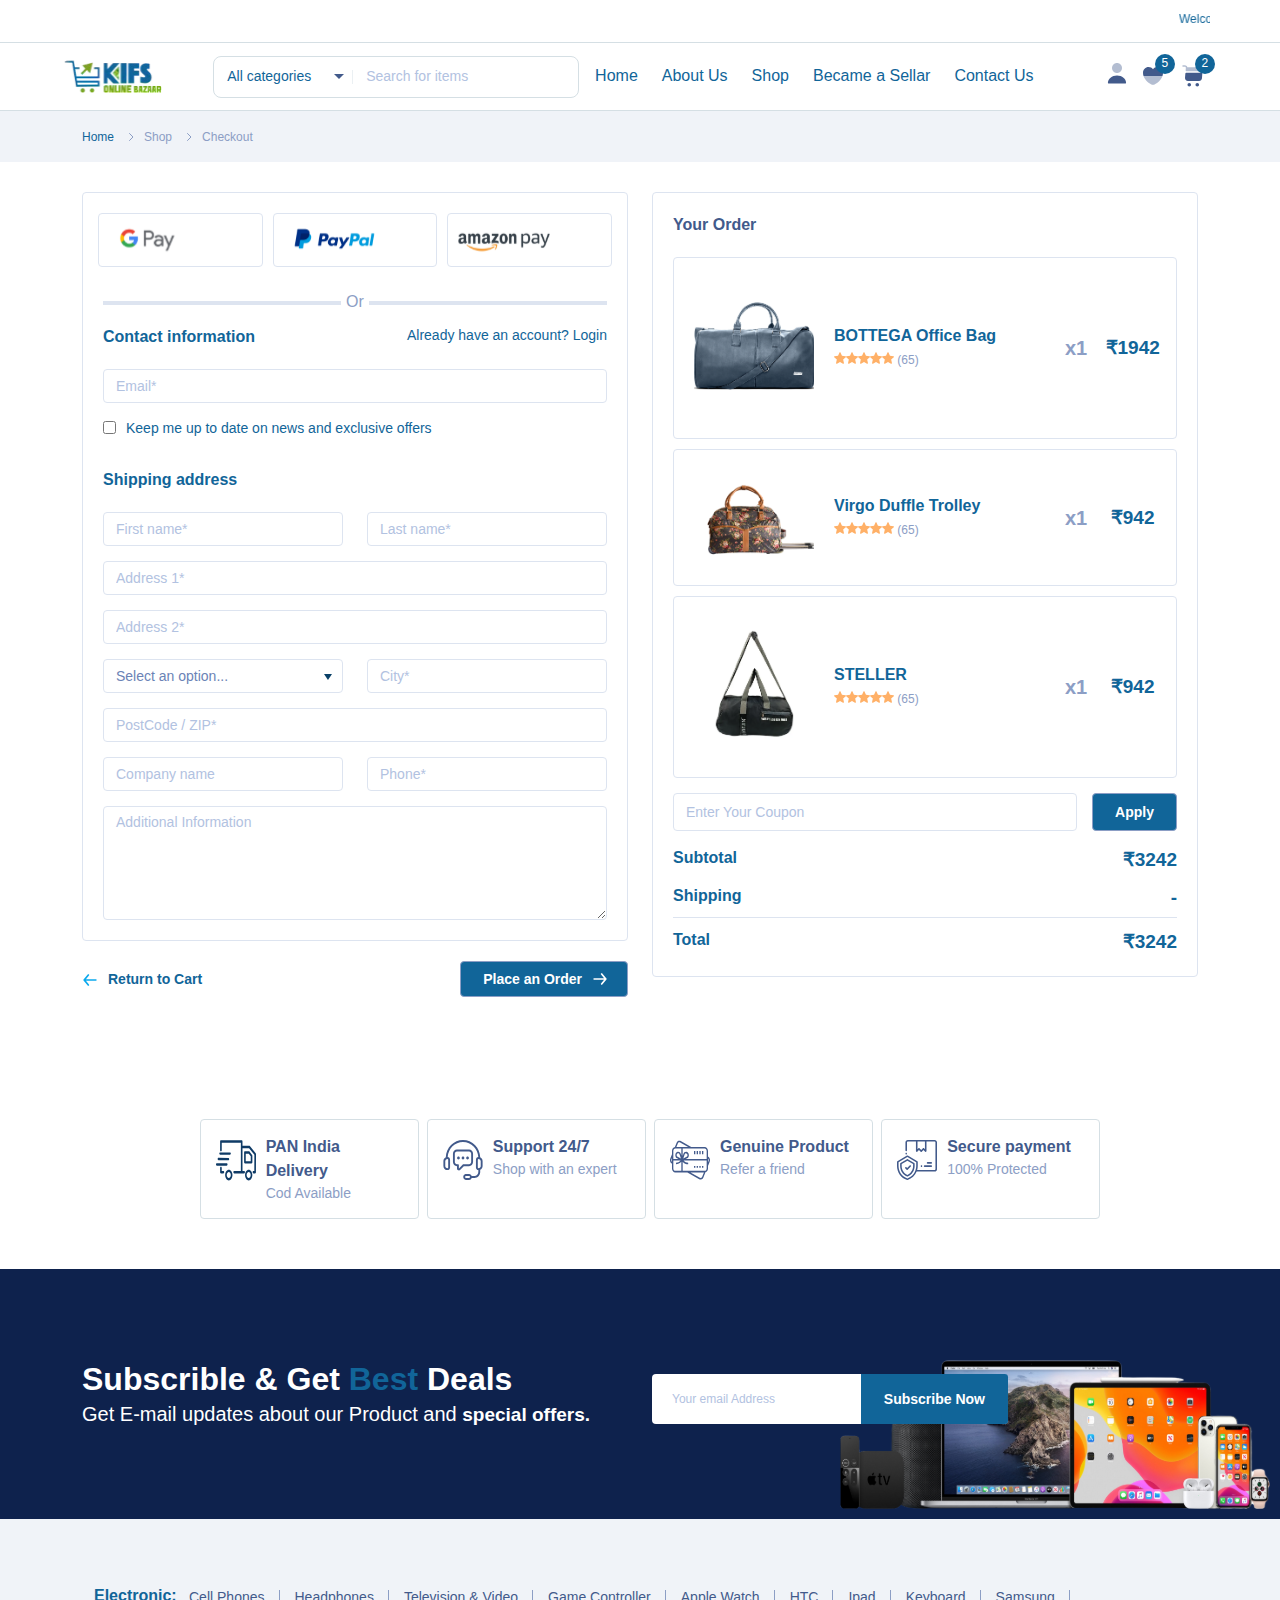
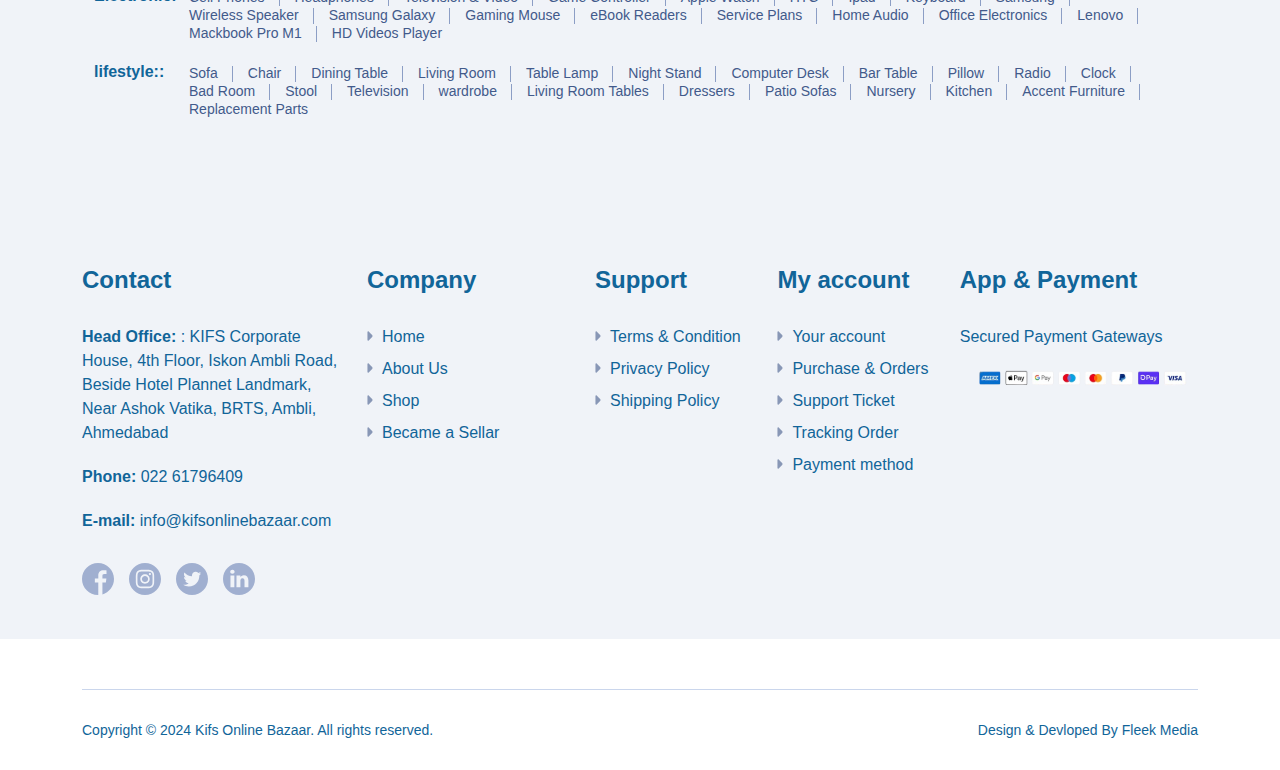
<file: shop-checkout.html>
<!DOCTYPE html>
<html lang="en">
  <head>
    <meta charset="UTF-8">
    <meta name="viewport" content="width=device-width, initial-scale=1, maximum-scale=1">
    <meta http-equiv="X-UA-Compatible" content="ie=edge">
    <meta name="msapplication-TileColor" content="#0E0E0E">
    <meta name="template-color" content="#0E0E0E">
    <meta name="description" content="Index page">
    <meta name="keywords" content="index, page">
    <meta name="author" content="">
    <link rel="shortcut icon" type="image/x-icon" href="assets/imgs/slider/swiper/kifs-2-removebg-preview 1.svg">
    <link href="assets/css/style.css?v=3.0.0" rel="stylesheet">
    <title>Kifs Online Bazaar</title>
  </head>
  <body>
    <div id="preloader-active">
      <div class="preloader d-flex align-items-center justify-content-center">
        <div class="preloader-inner position-relative">
          <div class="text-center"><img class="mb-10" src="assets/imgs/slider/swiper/kifs-2-removebg-preview 1.svg" alt="Ecom">
          </div>
        </div>
      </div>
    </div>
    <div class="topbar">
      <!-- <div class="container-topbar w-100">
         <div class="menu-topbar-left d-none d-xl-block"> 
         
        </div> 
        <div class="info-topbar d-none d-xl-block"><span class="font-sm-bold color-success"></span></div>
          
       
      </div> -->
      <marquee class="font-xs color-brand-3" scrollamount="3">Welcome To KIFS Online Bazaar  |  One Stop Destination for Electronics, Lifestyle and More</marquee>
    </div>
    <header class="header sticky-bar">
      <div class="container">
        <div class="main-header">
          <div class="header-left">
            <div class="header-logo"><a class="d-flex" href="./index.html"><img alt="Ecom" src="assets/imgs/slider/swiper/kifs-2-removebg-preview 1.svg"></a></div>
            <div class="header-search">
              <div class="box-header-search">
                <form class="form-search" method="post" action="#">
                  <div class="box-category">
                    <select class="select-active select2-hidden-accessible">
                      <option>All categories</option>
                      <option value="Office Bags">Office Bags</option>
                      <option value="Trolley Bags">Trolley Bags</option>
                      <option value="Overnight Bags">Overnight Bags</option>
                      <option value="Duffel Bags">Duffel Bags</option>
                      <option value="Shop All">Shop All</option>
                      <!-- <option value="Mouse &amp; Keyboard">Mouse Keyboard</option>
                      <option value="Headphone">Headphone</option>
                      <option value="Bluetooth devices">Bluetooth devices</option>
                      <option value="Cloud Software">Cloud Software</option> -->
                    </select>
                  </div>
                  <div class="box-keysearch">
                    <input class="form-control font-xs" type="text" value="" placeholder="Search for items">
                  </div>
                </form>
              </div>
            </div>
            <div class="header-nav">
              <nav class="nav-main-menu d-none d-xl-block">
                <ul class="main-menu">
                  <li class=""><a class="active" href="./index.html">Home</a>
                    <!-- <ul class="sub-menu two-col">
                     
                    </ul> -->
                  </li>
                  <li class=""><a href="./page-about-us.html">About Us</a>
                   
                  </li>
                  <li class=""><a href="./shop-grid.html">Shop</a>
                
                  </li>
                  <li class=""><a href="#">Became a Sellar</a>
                    
                  </li>
                  <li class=""><a href="./page-contact.html">Contact Us</a>
                    
                  </li>
                 
                </ul>
              </nav>
              <div class="burger-icon burger-icon-white"><span class="burger-icon-top"></span><span class="burger-icon-mid"></span><span class="burger-icon-bottom"></span></div>
            </div>
            <div class="header-shop">
              <div class="d-inline-block box-dropdown-cart"><span class="font-lg icon-list icon-account"><span>Account</span></span>
                <div class="dropdown-account">
                  <ul>
                    <li><a href="page-login.html">Log in</a></li>
                    <li><a href="shop-wishlist.html">Wishlist</a></li>
                    <li><a href="shop-cart.html">Cart</a></li>
                    <li><a href="shop-wishlist.html">My Wishlist</a></li>
                    <li><a href="page-account.html">Setting</a></li>
                    <!-- <li><a href="page-login.html">Sign out</a></li> -->
                  </ul>
                </div>
              </div><a class="font-lg icon-list icon-wishlist" href="shop-wishlist.html"><span>Wishlist</span><span class="number-item font-xs">5</span></a>
              <div class="d-inline-block box-dropdown-cart"><span class="font-lg icon-list icon-cart"><span>Cart</span><span class="number-item font-xs">2</span></span>
                <div class="dropdown-cart">
                  <div class="item-cart mb-20">
                    <div class="cart-image"><img src="assets/imgs/slider/swiper/bag-15.png" alt="Ecom"></div>
                    <div class="cart-info"><a class="font-sm-bold color-brand-3" href="shop-single-product.html">BOTTEGA Office Bag
                    </a>
                      <p><span class="color-brand-2 font-sm-bold">1 x ₹1942
                      </span></p>
                    </div>
                  </div>
                  <div class="item-cart mb-20">
                    <div class="cart-image"><img src="assets/imgs/slider/swiper/bag-17.png" alt="Ecom"></div>
                    <div class="cart-info"><a class="font-sm-bold color-brand-3" href="shop-single-product-2.html">Virgo Duffle Trolley
                    </a>
                      <p><span class="color-brand-2 font-sm-bold">1 x ₹942
                      </span></p>
                    </div>
                  </div>
                  <div class="border-bottom pt-0 mb-15"></div>
                  <div class="cart-total">
                    <div class="row">
                      <div class="col-6 text-start"><span class="font-md-bold color-brand-3">Total</span></div>
                      <div class="col-6"><span class="font-md-bold color-brand-1">₹2942
                      </span></div>
                    </div>
                    <div class="row mt-15">
                      <div class="col-6 text-start"><a class="btn btn-cart w-auto" href="shop-cart.html">View cart</a></div>
                      <div class="col-6"><a class="btn btn-buy w-auto" href="shop-checkout.html">Checkout</a></div>
                    </div>
                  </div>
                </div>
              <!-- </div><a class="font-lg icon-list icon-compare" href="shop-compare.html"><span>Compare</span></a> -->
            </div>
          </div>
        </div>
      </div>
    </header>
    <div class="mobile-header-active mobile-header-wrapper-style perfect-scrollbar">
      <div class="mobile-header-wrapper-inner">
        <div class="mobile-header-content-area">
          <div class="mobile-logo"><a class="d-flex" href="index.html"><img alt="Ecom" src="assets/imgs/template/kifs-2-removebg-preview 1.png"></a></div>
          <div class="perfect-scroll">
            <div class="mobile-menu-wrap mobile-header-border">
              <nav class="mt-15">
                <ul class="mobile-menu font-heading">
                  <li class=""><a class="active" href="index.html">Home</a>
                   
                      <li><a href="index.html">Homepage - 3</a></li>
               
                    </ul>
                  </li>
                  <li class="has-children"><a href="">About Us</a>
                    <ul class="sub-menu">
                      <li><a href="shop-grid.html">Shop Grid</a></li>
                      <li><a href="shop-grid-2.html">Shop Grid 2</a></li>
                      <li><a href="shop-list.html">Shop List</a></li>
                      <li><a href="shop-list-2.html">Shop List 2</a></li>
                      <li><a href="shop-fullwidth.html">Shop Fullwidth</a></li>
                      <li><a href="shop-single-product.html">Single Product</a></li>
                      <li><a href="shop-single-product-2.html">Single Product 2</a></li>
                      <li><a href="shop-single-product-3.html">Single Product 3</a></li>
                      <li><a href="shop-single-product-4.html">Single Product 4</a></li>
                      <li><a href="shop-cart.html">Shop Cart</a></li>
                      <li><a href="shop-checkout.html">Shop Checkout</a></li>
                      <li><a href="shop-compare.html">Shop Compare</a></li>
                      <li><a href="shop-wishlist.html">Shop Wishlist</a></li>
                    </ul>
                  </li>
                  <li class="has-children"><a href="shop-vendor-list.html">Vendors</a>
                    <ul class="sub-menu">
                      <li><a href="shop-vendor-list.html">Vendors Listing</a></li>
                      <li><a href="shop-vendor-single.html">Vendor Single</a></li>
                    </ul>
                  </li>
                  <li class="has-children"><a href="#">Pages</a>
                    <ul class="sub-menu">
                      <li><a href="page-about-us.html">About Us</a></li>
                      <li><a href="page-contact.html">Contact Us</a></li>
                      <li><a href="page-careers.html">Careers</a></li>
                      <li><a href="page-term.html">Term and Condition</a></li>
                      <li><a href="page-register.html">Register</a></li>
                      <li><a href="page-login.html">Login</a></li>
                      <li><a href="page-404.html">Error 404</a></li>
                    </ul>
                  </li>
                  <li class="has-children"><a href="blog.html">Blog</a>
                    <ul class="sub-menu">
                      <li><a href="blog.html">Blog Grid</a></li>
                      <li><a href="blog-2.html">Blog Grid 2</a></li>
                      <li><a href="blog-list.html">Blog List</a></li>
                      <li><a href="blog-big.html">Blog Big</a></li>
                      <li><a href="blog-single.html">Blog Single - Left sidebar</a></li>
                      <li><a href="blog-single-2.html">Blog Single - Right sidebar</a></li>
                      <li><a href="blog-single-3.html">Blog Single - No sidebar</a></li>
                    </ul>
                  </li>
                  <li><a href="page-contact.html">Contact</a></li>
                </ul>
              </nav>
            </div>
            <div class="mobile-account">
              <div class="mobile-header-top">
                <div class="user-account"><a href="page-account.html"><img src="assets/imgs/template/ava_1.png" alt="Ecom"></a>
                  <div class="content">
                    <h6 class="user-name">Hello<span class="text-brand"> Steven !</span></h6>
                    <p class="font-xs text-muted">You have 3 new messages</p>
                  </div>
                </div>
              </div>
              <ul class="mobile-menu">
                <li><a href="page-account.html">My Account</a></li>
                <li><a href="page-account.html">Order Tracking</a></li>
                <li><a href="page-account.html">My Orders</a></li>
                <li><a href="page-account.html">My Wishlist</a></li>
                <li><a href="page-account.html">Setting</a></li>
                <li><a href="page-login.html">Sign out</a></li>
              </ul>
            </div>
            <div class="mobile-banner">
              <div class="bg-5 block-iphone"><span class="color-brand-3 font-sm-lh32">Starting from $899</span>
                <h3 class="font-xl mb-10">iPhone 12 Pro 128Gb</h3>
                <p class="font-base color-brand-3 mb-10">Special Sale</p><a class="btn btn-arrow" href="shop-grid.html">learn more</a>
              </div>
            </div>
            <div class="site-copyright color-gray-400 mt-30">Copyright 2022 &copy; Ecom - Marketplace Template.<br>Designed by<a href="http://alithemes.com" target="_blank">&nbsp; AliThemes</a></div>
          </div>
        </div>
      </div>
    </div>

    <div class="mobile-header-active mobile-header-wrapper-style perfect-scrollbar">
      <div class="mobile-header-wrapper-inner">
        <div class="mobile-header-content-area">
          <div class="mobile-logo"><a class="d-flex" href="index.html"><img alt="Ecom" src="assets/imgs/template/kifs-2-removebg-preview 1.png"></a></div>
          <div class="perfect-scroll">
            <div class="mobile-menu-wrap mobile-header-border">
              <nav class="mt-15">
                <ul class="mobile-menu font-heading">
                  <li class="has-children"><a class="active" href="index.html">Home</a>
                  
                  </li>
                  <li class="has-children"><a href="./page-about-us.html">About Us</a>
              
                  </li>
                  <li class="has-children"><a href="./shop-grid.html">Shop</a>
                   
                  </li>
                  <li class="has-children"><a href="#">Became a Sellar</a>
               
                  </li>
                  <li class="has-children"><a href="./page-contact.html">Contact Us</a>
               
                  </li>
                  
                  
                 
                </ul>
              </nav>
            </div>
            <div class="mobile-account">
              <div class="mobile-header-top">
                <div class="user-account"><a href="page-account.html"><img src="assets/imgs/template/ava_1.png" alt="Ecom"></a>
                  <div class="content">
                    <h6 class="user-name">Hello<span class="text-brand"> Steven !</span></h6>
                    <p class="font-xs text-muted">You have 3 new messages</p>
                  </div>
                </div>
              </div>
              <ul class="mobile-menu">
                <li><a href="page-account.html">My Account</a></li>
                <li><a href="page-account.html">Order Tracking</a></li>
                <li><a href="page-account.html">My Orders</a></li>
                <li><a href="page-account.html">My Wishlist</a></li>
                <li><a href="page-account.html">Setting</a></li>
                <li><a href="page-login.html">Sign out</a></li>
              </ul>
            </div>
            <div class="site-copyright color-gray-400 mt-30">Copyright 2024 &copy; Kifs Online Bazaar .<br>Designed And Devloped By Fleek Media<a href="#" target="_blank">&nbsp; </a></div>
          </div>
        </div>
      </div>
    </div>
    <main class="main">
      <div class="section-box">
        <div class="breadcrumbs-div">
          <div class="container">
            <ul class="breadcrumb">
              <li><a class="font-xs color-gray-1000" href="index.html">Home</a></li>
              <li><a class="font-xs color-gray-500" href="shop-grid.html">Shop</a></li>
              <li><a class="font-xs color-gray-500" href="shop-cart.html">Checkout</a></li>
            </ul>
          </div>
        </div>
      </div>
      <section class="section-box shop-template">
        <div class="container">
          <div class="row">
            <div class="col-lg-6">
              <div class="box-border">
                <div class="box-payment"><a class="btn btn-gpay"><img src="assets/imgs/page/checkout/gpay.svg" alt="Ecom"></a><a class="btn btn-paypal"><img src="assets/imgs/page/checkout/paypal.svg" alt="Ecom"></a><a class="btn btn-amazon"><img src="assets/imgs/page/checkout/amazon.svg" alt="Ecom"></a></div>
                <div class="border-bottom-4 text-center mb-20">
                  <div class="text-or font-md color-gray-500">Or</div>
                </div>
                <div class="row">
                  <div class="col-lg-6 col-sm-6 mb-20">
                    <h5 class="font-md-bold color-brand-3 text-sm-start text-center">Contact information</h5>
                  </div>
                  <div class="col-lg-6 col-sm-6 mb-20 text-sm-end text-center"><span class="font-sm color-brand-3">Already have an account?</span><a class="font-sm color-brand-1" href="page-login.html"> Login</a></div>
                  <div class="col-lg-12">
                    <div class="form-group">
                      <input class="form-control font-sm" type="text" placeholder="Email*">
                    </div>
                  </div>
                  <div class="col-lg-12">
                    <div class="form-group">
                      <label class="font-sm color-brand-3" for="checkboxOffers">
                        <input class="checkboxOffer" id="checkboxOffers" type="checkbox">Keep me up to date on news and exclusive offers
                      </label>
                    </div>
                  </div>
                  <div class="col-lg-12">
                    <h5 class="font-md-bold color-brand-3 mt-15 mb-20">Shipping address</h5>
                  </div>
                  <div class="col-lg-6">
                    <div class="form-group">
                      <input class="form-control font-sm" type="text" placeholder="First name*">
                    </div>
                  </div>
                  <div class="col-lg-6">
                    <div class="form-group">
                      <input class="form-control font-sm" type="text" placeholder="Last name*">
                    </div>
                  </div>
                  <div class="col-lg-12">
                    <div class="form-group">
                      <input class="form-control font-sm" type="text" placeholder="Address 1*">
                    </div>
                  </div>
                  <div class="col-lg-12">
                    <div class="form-group">
                      <input class="form-control font-sm" type="text" placeholder="Address 2*">
                    </div>
                  </div>
                  <div class="col-lg-6">
                    <div class="form-group">
                      <select class="form-control font-sm select-style1 color-gray-700">
                        <option value="">Select an option...</option>
                        <option value="1">Option 1</option>
                      </select>
                    </div>
                  </div>
                  <div class="col-lg-6">
                    <div class="form-group">
                      <input class="form-control font-sm" type="text" placeholder="City*">
                    </div>
                  </div>
                  <div class="col-lg-12">
                    <div class="form-group">
                      <input class="form-control font-sm" type="text" placeholder="PostCode / ZIP*">
                    </div>
                  </div>
                  <div class="col-lg-6">
                    <div class="form-group">
                      <input class="form-control font-sm" type="text" placeholder="Company name">
                    </div>
                  </div>
                  <div class="col-lg-6">
                    <div class="form-group">
                      <input class="form-control font-sm" type="text" placeholder="Phone*">
                    </div>
                  </div>
                  <div class="col-lg-12">
                    <div class="form-group mb-0">
                      <textarea class="form-control font-sm" placeholder="Additional Information" rows="5"></textarea>
                    </div>
                  </div>
                </div>
              </div>
              <div class="row mt-20">
                <div class="col-lg-6 col-5 mb-20"><a class="btn font-sm-bold color-brand-1 arrow-back-1" href="shop-cart.html">Return to Cart</a></div>
                <div class="col-lg-6 col-7 mb-20 text-end"><a class="btn btn-buy w-auto arrow-next" href="shop-checkout.html">Place an Order</a></div>
              </div>
            </div>
            <div class="col-lg-6">
              <div class="box-border">
                <h5 class="font-md-bold mb-20">Your Order</h5>
                <div class="listCheckout">
                  <div class="item-wishlist">
                    <div class="wishlist-product">
                      <div class="product-wishlist">
                        <div class="product-image"><a href="shop-single-product.html"><img src="assets/imgs/slider/swiper/bag-15.png" alt="Ecom"></a></div>
                        <div class="product-info"><a href="shop-single-product.html">
                            <h6 class="color-brand-3">BOTTEGA Office Bag</h6></a>
                          <div class="rating"><img src="assets/imgs/template/icons/star.svg" alt="Ecom"><img src="assets/imgs/template/icons/star.svg" alt="Ecom"><img src="assets/imgs/template/icons/star.svg" alt="Ecom"><img src="assets/imgs/template/icons/star.svg" alt="Ecom"><img src="assets/imgs/template/icons/star.svg" alt="Ecom"><span class="font-xs color-gray-500"> (65)</span></div>
                        </div>
                      </div>
                    </div>
                    <div class="wishlist-status">
                      <h5 class="color-gray-500">x1</h5>
                    </div>
                    <div class="wishlist-price">
                      <h4 class="color-brand-3 font-lg-bold">₹1942
                      </h4>
                    </div>
                  </div>
                  <div class="item-wishlist">
                    <div class="wishlist-product">
                      <div class="product-wishlist">
                        <div class="product-image"><a href="shop-single-product.html"><img src="assets/imgs/slider/swiper/bag-17.png" alt="Ecom"></a></div>
                        <div class="product-info"><a href="shop-single-product.html">
                            <h6 class="color-brand-3">Virgo Duffle Trolley
                            </h6></a>
                          <div class="rating"><img src="assets/imgs/template/icons/star.svg" alt="Ecom"><img src="assets/imgs/template/icons/star.svg" alt="Ecom"><img src="assets/imgs/template/icons/star.svg" alt="Ecom"><img src="assets/imgs/template/icons/star.svg" alt="Ecom"><img src="assets/imgs/template/icons/star.svg" alt="Ecom"><span class="font-xs color-gray-500"> (65)</span></div>
                        </div>
                      </div>
                    </div>
                    <div class="wishlist-status">
                      <h5 class="color-gray-500">x1</h5>
                    </div>
                    <div class="wishlist-price">
                      <h4 class="color-brand-3 font-lg-bold">₹942
                      </h4>
                    </div>
                  </div>
                  <div class="item-wishlist">
                    <div class="wishlist-product">
                      <div class="product-wishlist">
                        <div class="product-image"><a href="shop-single-product.html"><img src="./assets/imgs/slider/swiper/bag-18.png" alt="Ecom"></a></div>
                        <div class="product-info"><a href="shop-single-product.html">
                            <h6 class="color-brand-3">
                              STELLER</h6></a>
                          <div class="rating"><img src="assets/imgs/template/icons/star.svg" alt="Ecom"><img src="assets/imgs/template/icons/star.svg" alt="Ecom"><img src="assets/imgs/template/icons/star.svg" alt="Ecom"><img src="assets/imgs/template/icons/star.svg" alt="Ecom"><img src="assets/imgs/template/icons/star.svg" alt="Ecom"><span class="font-xs color-gray-500"> (65)</span></div>
                        </div>
                      </div>
                    </div>
                    <div class="wishlist-status">
                      <h5 class="color-gray-500">x1</h5>
                    </div>
                    <div class="wishlist-price">
                      <h4 class="color-brand-3 font-lg-bold">₹942
                      </h4>
                    </div>
                  </div>
                </div>
                <div class="form-group d-flex mt-15">
                  <input class="form-control mr-15" placeholder="Enter Your Coupon">
                  <button class="btn btn-buy w-auto">Apply</button>
                </div>
                <div class="form-group mb-0">
                  <div class="row mb-10">
                    <div class="col-lg-6 col-6"><span class="font-md-bold color-brand-3">Subtotal</span></div>
                    <div class="col-lg-6 col-6 text-end"><span class="font-lg-bold color-brand-3">₹3242 </span></div>
                  </div>
                  <div class="border-bottom mb-10 pb-5">
                    <div class="row">
                      <div class="col-lg-6 col-6"><span class="font-md-bold color-brand-3">Shipping</span></div>
                      <div class="col-lg-6 col-6 text-end"><span class="font-lg-bold color-brand-3">-</span></div>
                    </div>
                  </div>
                  <div class="row">
                    <div class="col-lg-6 col-6"><span class="font-md-bold color-brand-3">Total</span></div>
                    <div class="col-lg-6 col-6 text-end"><span class="font-lg-bold color-brand-3">₹3242                    </span></div>
                  </div>
                </div>
              </div>
            </div>
          </div>
        </div>
      </section>
      <section class="section-box mt-90 mb-50">
        <div class="section-box mt-10">
          <div class="container">
            <ul class="list-col-5 d-flex mx-auto justify-content-center">
              <li>
                <div class="item-list">
                  <div class="icon-left"><img src="assets/imgs/template/50x50tr.svg" alt="Ecom"></div>
                  <div class="info-right">
                    <h5 class="font-lg-bold color-gray-100">PAN India Delivery</h5>
                    <p class="font-sm color-gray-500">Cod Available</p>
                  </div>
                </div>
              </li>
              <li>
                <div class="item-list">
                  <div class="icon-left"><img src="assets/imgs/template/support.svg" alt="Ecom"></div>
                  <div class="info-right">
                    <h5 class="font-lg-bold color-gray-100">Support 24/7</h5>
                    <p class="font-sm color-gray-500">Shop with an expert</p>
                  </div>
                </div>
              </li>
              <li>
                <div class="item-list">
                  <div class="icon-left"><img src="assets/imgs/template/voucher.svg" alt="Ecom"></div>
                  <div class="info-right">
                    <h5 class="font-lg-bold color-gray-100">Genuine Product</h5>
                    <p class="font-sm color-gray-500">Refer a friend</p>
                  </div>
                </div>
              </li>
              <!-- <li>
                <div class="item-list">
                  <div class="icon-left"><img src="assets/imgs/template/return.svg" alt="Ecom"></div>
                  <div class="info-right">
                    <h5 class="font-lg-bold color-gray-100">Return &amp; Refund</h5>
                    <p class="font-sm color-gray-500">Free return over ₹200</p>
                  </div>
                </div>
              </li> -->
              <li>
                <div class="item-list">
                  <div class="icon-left"><img src="assets/imgs/template/secure.svg" alt="Ecom"></div>
                  <div class="info-right">
                    <h5 class="font-lg-bold color-gray-100">Secure payment</h5>
                    <p class="font-sm color-gray-500">100% Protected</p>
                  </div>
                </div>
              </li>
            </ul>
          </div>
        </div>
      </section>
      <section class="section-box box-newsletter">
        <div class="container">
          <div class="row">
            <div class="col-lg-6 col-md-7 col-sm-12">
              <h3 class="color-white">Subscrible &amp; Get <span class="color-warning">Best</span> Deals</h3>
              <p class="font-lg color-white">Get E-mail updates about our Product and <span class="font-lg-bold">special offers.</span></p>
            </div>
            <div class="col-lg-4 col-md-5 col-sm-12">
              <div class="box-form-newsletter mt-15">
                <form class="form-newsletter">
                  <input class="input-newsletter font-xs" value="" placeholder="Your email Address">
                  <button class="btn btn-brand-2">Subscribe Now</button>
                </form>
              </div>
            </div>
          </div>
        </div>
      </section>
      <div class="modal fade" id="ModalQuickview" tabindex="-1" aria-hidden="true" style="display: none;">
        <div class="modal-dialog modal-xl">
          <div class="modal-content apply-job-form">
            <button class="btn-close" type="button" data-bs-dismiss="modal" aria-label="Close"></button>
            <div class="modal-body p-30">
              <div class="row">
                <div class="col-lg-6">
                  <div class="gallery-image">
                    <div class="galleries-2">
                      <div class="detail-gallery">
                        <div class="product-image-slider-2">
                          <figure class="border-radius-10"><img src="assets/imgs/page/product/img-gallery-1.jpg" alt="product image"></figure>
                          <figure class="border-radius-10"><img src="assets/imgs/page/product/img-gallery-2.jpg" alt="product image"></figure>
                          <figure class="border-radius-10"><img src="assets/imgs/page/product/img-gallery-3.jpg" alt="product image"></figure>
                          <figure class="border-radius-10"><img src="assets/imgs/page/product/img-gallery-4.jpg" alt="product image"></figure>
                          <figure class="border-radius-10"><img src="assets/imgs/page/product/img-gallery-5.jpg" alt="product image"></figure>
                          <figure class="border-radius-10"><img src="assets/imgs/page/product/img-gallery-6.jpg" alt="product image"></figure>
                          <figure class="border-radius-10"><img src="assets/imgs/page/product/img-gallery-7.jpg" alt="product image"></figure>
                        </div>
                      </div>
                      <div class="slider-nav-thumbnails-2">
                        <div>
                          <div class="item-thumb"><img src="assets/imgs/page/product/img-gallery-1.jpg" alt="product image"></div>
                        </div>
                        <div>
                          <div class="item-thumb"><img src="assets/imgs/page/product/img-gallery-2.jpg" alt="product image"></div>
                        </div>
                        <div>
                          <div class="item-thumb"><img src="assets/imgs/page/product/img-gallery-3.jpg" alt="product image"></div>
                        </div>
                        <div>
                          <div class="item-thumb"><img src="assets/imgs/page/product/img-gallery-4.jpg" alt="product image"></div>
                        </div>
                        <div>
                          <div class="item-thumb"><img src="assets/imgs/page/product/img-gallery-5.jpg" alt="product image"></div>
                        </div>
                        <div>
                          <div class="item-thumb"><img src="assets/imgs/page/product/img-gallery-6.jpg" alt="product image"></div>
                        </div>
                        <div>
                          <div class="item-thumb"><img src="assets/imgs/page/product/img-gallery-7.jpg" alt="product image"></div>
                        </div>
                      </div>
                    </div>
                  </div>
                  <div class="box-tags">
                    <div class="d-inline-block mr-25"><span class="font-sm font-medium color-gray-900">Category:</span><a class="link" href="#">Smartphones</a></div>
                    <div class="d-inline-block"><span class="font-sm font-medium color-gray-900">Tags:</span><a class="link" href="#">Blue</a>,<a class="link" href="#">Smartphone</a></div>
                  </div>
                </div>
                <div class="col-lg-6">
                  <div class="product-info">
                    <h5 class="mb-15">SAMSUNG Galaxy S22 Ultra, 8K Camera & Video, Brightest Display Screen, S Pen Pro</h5>
                    <div class="info-by"><span class="bytext color-gray-500 font-xs font-medium">by</span><a class="byAUthor color-gray-900 font-xs font-medium" href="shop-vendor-list.html"> Ecom Tech</a>
                      <div class="rating d-inline-block"><img src="assets/imgs/template/icons/star.svg" alt="Ecom"><img src="assets/imgs/template/icons/star.svg" alt="Ecom"><img src="assets/imgs/template/icons/star.svg" alt="Ecom"><img src="assets/imgs/template/icons/star.svg" alt="Ecom"><img src="assets/imgs/template/icons/star.svg" alt="Ecom"><span class="font-xs color-gray-500 font-medium"> (65 reviews)</span></div>
                    </div>
                    <div class="border-bottom pt-10 mb-20"></div>
                    <div class="box-product-price">
                      <h3 class="color-brand-3 price-main d-inline-block mr-10">$2856.3</h3><span class="color-gray-500 price-line font-xl line-througt">$3225.6</span>
                    </div>
                    <div class="product-description mt-10 color-gray-900">
                      <ul class="list-dot">
                        <li>8k super steady video</li>
                        <li>Nightography plus portait mode</li>
                        <li>50mp photo resolution plus bright display</li>
                        <li>Adaptive color contrast</li>
                        <li>premium design & craftmanship</li>
                        <li>Long lasting battery plus fast charging</li>
                      </ul>
                    </div>
                    <div class="box-product-color mt-10">
                      <p class="font-sm color-gray-900">Color:<span class="color-brand-2 nameColor">Pink Gold</span></p>
                      <ul class="list-colors">
                        <li class="disabled"><img src="assets/imgs/page/product/img-gallery-1.jpg" alt="Ecom" title="Pink"></li>
                        <li><img src="assets/imgs/page/product/img-gallery-2.jpg" alt="Ecom" title="Gold"></li>
                        <li><img src="assets/imgs/page/product/img-gallery-3.jpg" alt="Ecom" title="Pink Gold"></li>
                        <li><img src="assets/imgs/page/product/img-gallery-4.jpg" alt="Ecom" title="Silver"></li>
                        <li class="active"><img src="assets/imgs/page/product/img-gallery-5.jpg" alt="Ecom" title="Pink Gold"></li>
                        <li class="disabled"><img src="assets/imgs/page/product/img-gallery-6.jpg" alt="Ecom" title="Black"></li>
                        <li class="disabled"><img src="assets/imgs/page/product/img-gallery-7.jpg" alt="Ecom" title="Red"></li>
                      </ul>
                    </div>
                    <div class="box-product-style-size mt-10">
                      <div class="row">
                        <div class="col-lg-12 mb-10">
                          <p class="font-sm color-gray-900">Style:<span class="color-brand-2 nameStyle">S22</span></p>
                          <ul class="list-styles">
                            <li class="disabled" title="S22 Ultra">S22 Ultra</li>
                            <li class="active" title="S22">S22</li>
                            <li title="S22 + Standing Cover">S22 + Standing Cover</li>
                          </ul>
                        </div>
                        <div class="col-lg-12 mb-10">
                          <p class="font-sm color-gray-900">Size:<span class="color-brand-2 nameSize">512GB</span></p>
                          <ul class="list-sizes">
                            <li class="disabled" title="1GB">1GB</li>
                            <li class="active" title="512 GB">512 GB</li>
                            <li title="256 GB">256 GB</li>
                            <li title="128 GB">128 GB</li>
                            <li class="disabled" title="64GB">64GB</li>
                          </ul>
                        </div>
                      </div>
                    </div>
                    <div class="buy-product mt-5">
                      <p class="font-sm mb-10">Quantity</p>
                      <div class="box-quantity">
                        <div class="input-quantity">
                          <input class="font-xl color-brand-3" type="text" value="1"><span class="minus-cart"></span><span class="plus-cart"></span>
                        </div>
                        <div class="button-buy"><a class="btn btn-cart" href="shop-cart.html">Enquire now</a><a class="btn btn-buy" href="shop-checkout.html">Enquire now</a></div>
                      </div>
                    </div>
                  </div>
                </div>
              </div>
            </div>
          </div>
        </div>
      </div>
    </main>
    <footer class="footer">
      <div class="footer-1">
        <div class="container">
          <div class="row">


            <div class="footer-2">
              <div class="footer-bottom-1">
                <div class="container">
                  <!-- <div class="footer-2-top mb-20"><a href="index.html"><img alt="Ecom" src="assets/imgs/template/logo-2.svg"></a><a class="font-xs color-gray-1000" href="#">EcomMarket.com</a><a class="font-xs color-gray-1000" href="#">Ecom Partners</a><a class="font-xs color-gray-1000" href="#">Ecom Bussiness</a><a class="font-xs color-gray-1000" href="#">Ecom Factory</a></div> -->
                  <div class="footer-2-bottom">
                    <div class="head-left-footer">
                      <h6 class="color-gray-1000">Electronic:</h6>
                    </div>
                    <div class="tags-footer"><a href="shop-fullwidth.html">Cell Phones</a><a href="shop-grid.html">Headphones</a><a href="shop-grid-2.html">Television &amp; Video</a><a href="shop-list.html">Game Controller</a><a href="shop-list-2.html">Apple Watch</a><a href="shop-grid.html">HTC</a><a href="shop-grid.html">Ipad</a><a href="shop-grid.html">Keyboard</a><a href="shop-grid.html">Samsung</a><a href="shop-grid.html">Wireless Speaker</a><a href="shop-grid.html">Samsung Galaxy</a><a href="shop-grid.html">Gaming Mouse</a><a href="shop-grid.html">eBook Readers</a><a href="shop-grid.html">Service Plans</a><a href="shop-grid.html">Home Audio</a><a href="shop-grid.html">Office Electronics</a><a href="shop-grid.html">Lenovo</a><a href="shop-grid.html">Mackbook Pro M1</a><a href="shop-grid.html">HD Videos Player</a></div>
                  </div>
                  <div class="footer-2-bottom">
                    <div class="head-left-footer">
                      <h6 class="color-gray-1000"> lifestyle::</h6>
                    </div>
                    <div class="tags-footer"><a href="shop-grid.html">Sofa</a><a href="shop-grid.html">Chair</a><a href="shop-grid.html">Dining Table</a><a href="shop-grid.html">Living Room</a><a href="shop-grid.html">Table Lamp</a><a href="shop-grid.html">Night Stand</a><a href="shop-grid.html">Computer Desk</a><a href="shop-grid.html">Bar Table</a><a href="shop-grid.html">Pillow</a><a href="shop-grid.html">Radio</a><a href="shop-grid.html">Clock</a><a href="shop-grid.html">Bad Room</a><a href="shop-grid.html">Stool</a><a href="shop-grid.html">Television</a><a href="shop-grid.html">wardrobe</a><a href="shop-grid.html">Living Room Tables</a><a href="shop-grid.html">Dressers</a><a href="shop-grid.html">Patio Sofas</a><a href="shop-grid.html">Nursery</a><a href="shop-grid.html">Kitchen</a><a href="shop-grid.html">Accent Furniture</a><a href="shop-grid.html">Replacement Parts</a></div>
                  </div>
                </div>
              </div>
              
            </div>




            <div class="col-lg-3 width-25 mb-30">
              <h4 class="mb-30 color-gray-1000">Contact</h4>
              <div class="font-md mb-20 color-gray-900"><strong class="font-md-bold">Head Office:</strong> : KIFS Corporate House, 4th Floor, Iskon Ambli Road, Beside Hotel Plannet Landmark, Near Ashok Vatika, BRTS, Ambli, Ahmedabad </div>
              <div class="font-md mb-20 color-gray-900"><strong class="font-md-bold">Phone:</strong> 022 61796409</div>
              <div class="font-md mb-20 color-gray-900"><strong class="font-md-bold">E-mail:</strong> info@kifsonlinebazaar.com</div>
              <!-- <div class="font-md mb-20 color-gray-900"><strong class="font-md-bold">Hours:</strong> 8:00 - 17:00, Mon - Sat</div> -->
              <div class="mt-30"><a class="icon-socials icon-facebook" href="#"></a><a class="icon-socials icon-instagram" href="#"></a><a class="icon-socials icon-twitter" href="#"></a><a class="icon-socials icon-linkedin" href="#"></a></div>
            </div>
            <div class="col-lg-3 width-20 mb-30">
              <h4 class="mb-30 color-gray-1000">Company</h4>
              <ul class="menu-footer">
                <li><a href="./index.html">Home</a></li>
                <li><a href="./page-about-us.html">About Us</a></li>
                <li><a href="./shop-grid.html">Shop</a></li>
                <li><a href="#">Became a Sellar </a></li>
              
              </ul>
            </div>
            <div class="col-lg-3 width-16 mb-30">
              <h4 class="mb-30 color-gray-1000">Support</h4>
              <ul class="menu-footer">
                <!-- <li><a href="blog-single-3.html">Our Blogs</a></li> -->
                <li><a href="#">Terms & Condition</a></li>
                <li><a href="#">Privacy Policy</a></li>
                <li><a href="#">Shipping Policy</a></li>
               
              </ul>
            </div>
            <div class="col-lg-3 width-16 mb-30">
              <h4 class="mb-30 color-gray-1000">My account</h4>
              <ul class="menu-footer">
                <li><a href="#">Your account</a></li>
                <!-- <li><a href="#">Return center</a></li> -->
                <li><a href="#">Purchase  & Orders</a></li>
                <li><a href="#">Support Ticket</a></li>
                <li><a href="#">Tracking Order</a></li>
                <!-- <li><a href="#">Support Center</a></li> -->
                <li><a href="#">Payment method</a></li>

              </ul>
            </div>
            <div class="col-lg-3 width-23">
              <h4 class="mb-30 color-gray-1000">App &amp; Payment</h4>
              <div>
                <p class="font-md color-gray-900 mt-20 mb-10">Secured Payment Gateways</p><img src="assets/imgs/slider/swiper/payment.svg" alt="Ecom">
              </div>
            </div>
          </div>
        </div>
      </div>
      <div class="container">
        <div class="footer-bottom mt-20">
          <div class="row">
            <div class="col-lg-6 col-md-12 text-center text-lg-start"><span class="color-gray-900 font-sm">Copyright &copy; 2024 Kifs Online Bazaar. All rights reserved.</span></div>
            <div class="col-lg-6 col-md-12 text-center text-lg-end">

              <ul class="menu-bottom">
                <li><a class="font-sm color-gray-900" href="https://fleek.media/">Design & Devloped By Fleek Media</a></li>
                
              </ul>
            </div>
          </div>
        </div>
      </div>
    </footer>
    <script src="assets/js/vendors/modernizr-3.6.0.min.js"></script>
    <script src="assets/js/vendors/jquery-3.6.0.min.js"></script>
    <script src="assets/js/vendors/jquery-migrate-3.3.0.min.js"></script>
    <script src="assets/js/vendors/bootstrap.bundle.min.js"></script>
    <script src="assets/js/vendors/waypoints.js"></script>
    <script src="assets/js/vendors/wow.js"></script>
    <script src="assets/js/vendors/magnific-popup.js"></script>
    <script src="assets/js/vendors/perfect-scrollbar.min.js"></script>
    <script src="assets/js/vendors/select2.min.js"></script>
    <script src="assets/js/vendors/isotope.js"></script>
    <script src="assets/js/vendors/scrollup.js"></script>
    <script src="assets/js/vendors/swiper-bundle.min.js"></script>
    <script src="assets/js/vendors/noUISlider.js"></script>
    <script src="assets/js/vendors/slider.js"></script>
    <!-- Count down-->
    <script src="assets/js/vendors/counterup.js"></script>
    <script src="assets/js/vendors/jquery.countdown.min.js"></script>
    <!-- Count down--><script src="assets/js/vendors/jquery.elevatezoom.js"></script>
<script src="assets/js/vendors/slick.js"></script>
    <script src="assets/js/main.js?v=3.0.0"></script>
    <script src="assets/js/shop.js?v=1.2.1"></script>
  </body>
</html>
</file>
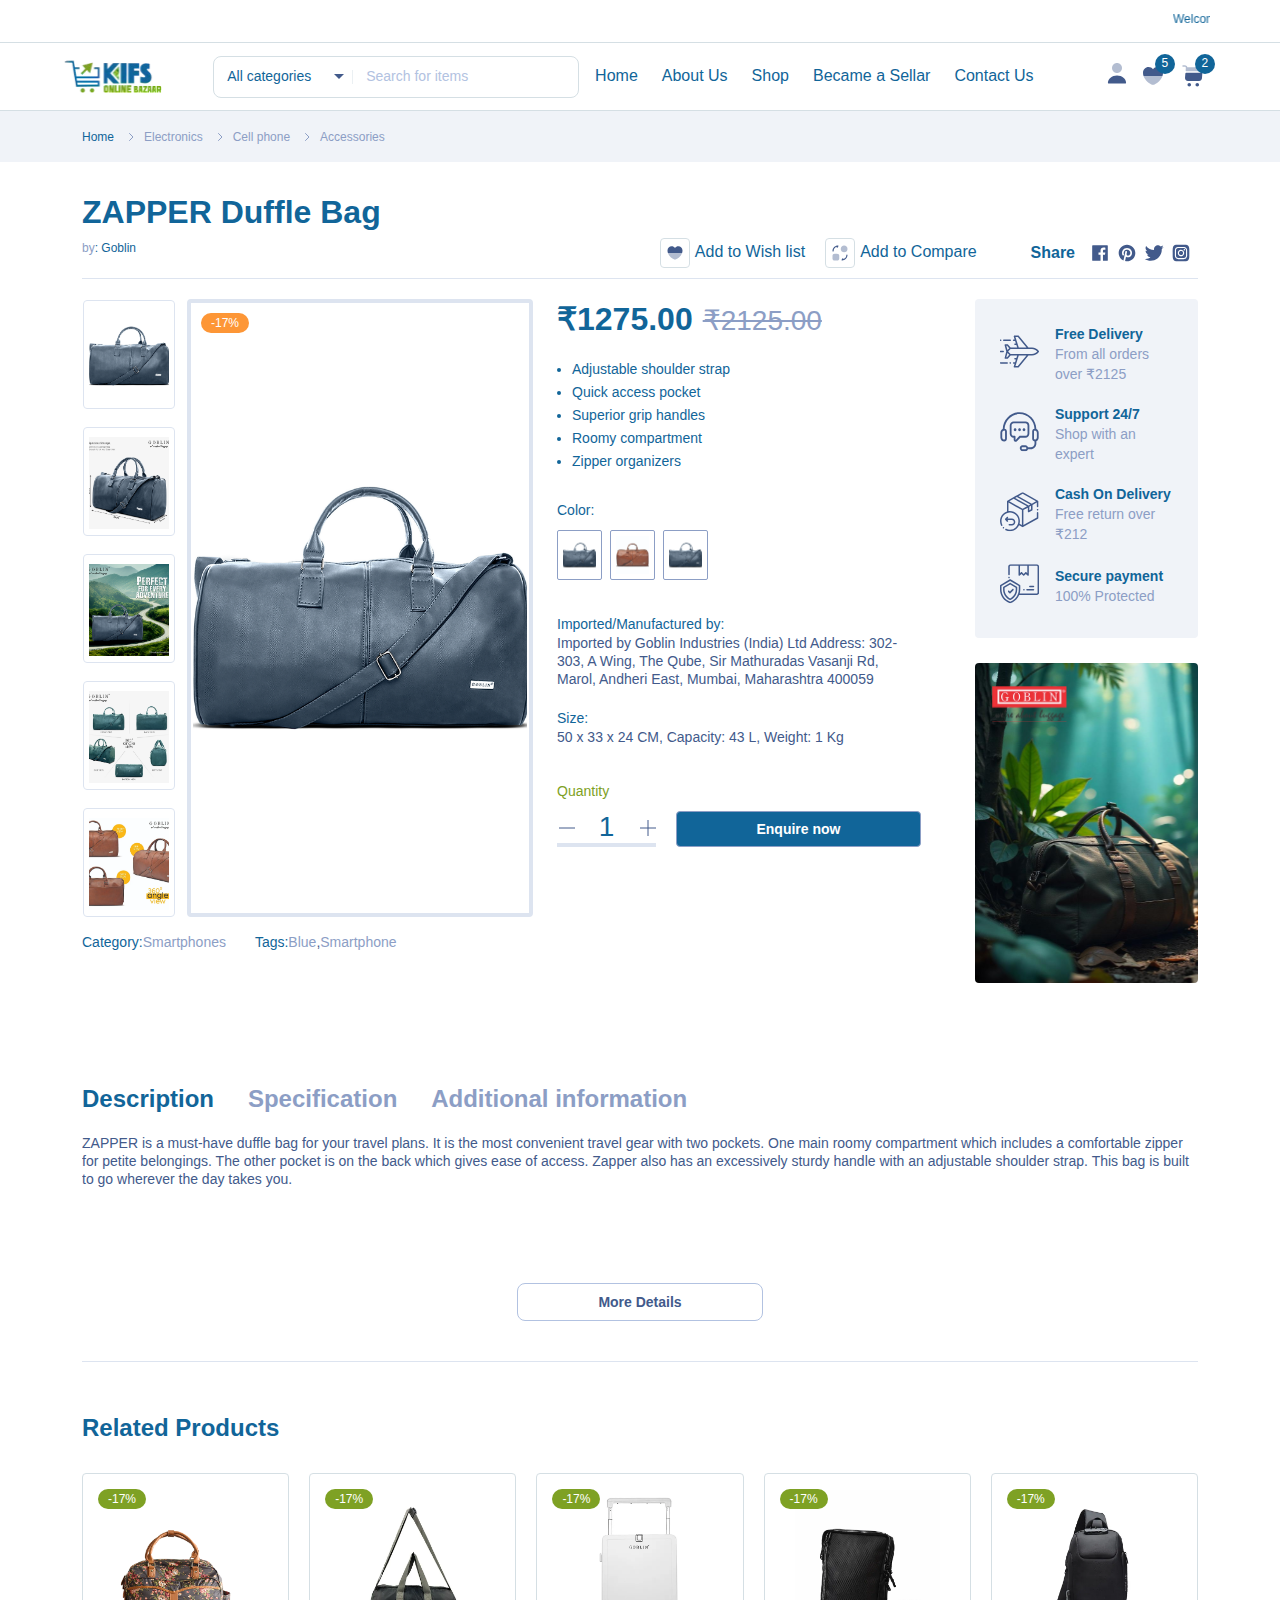
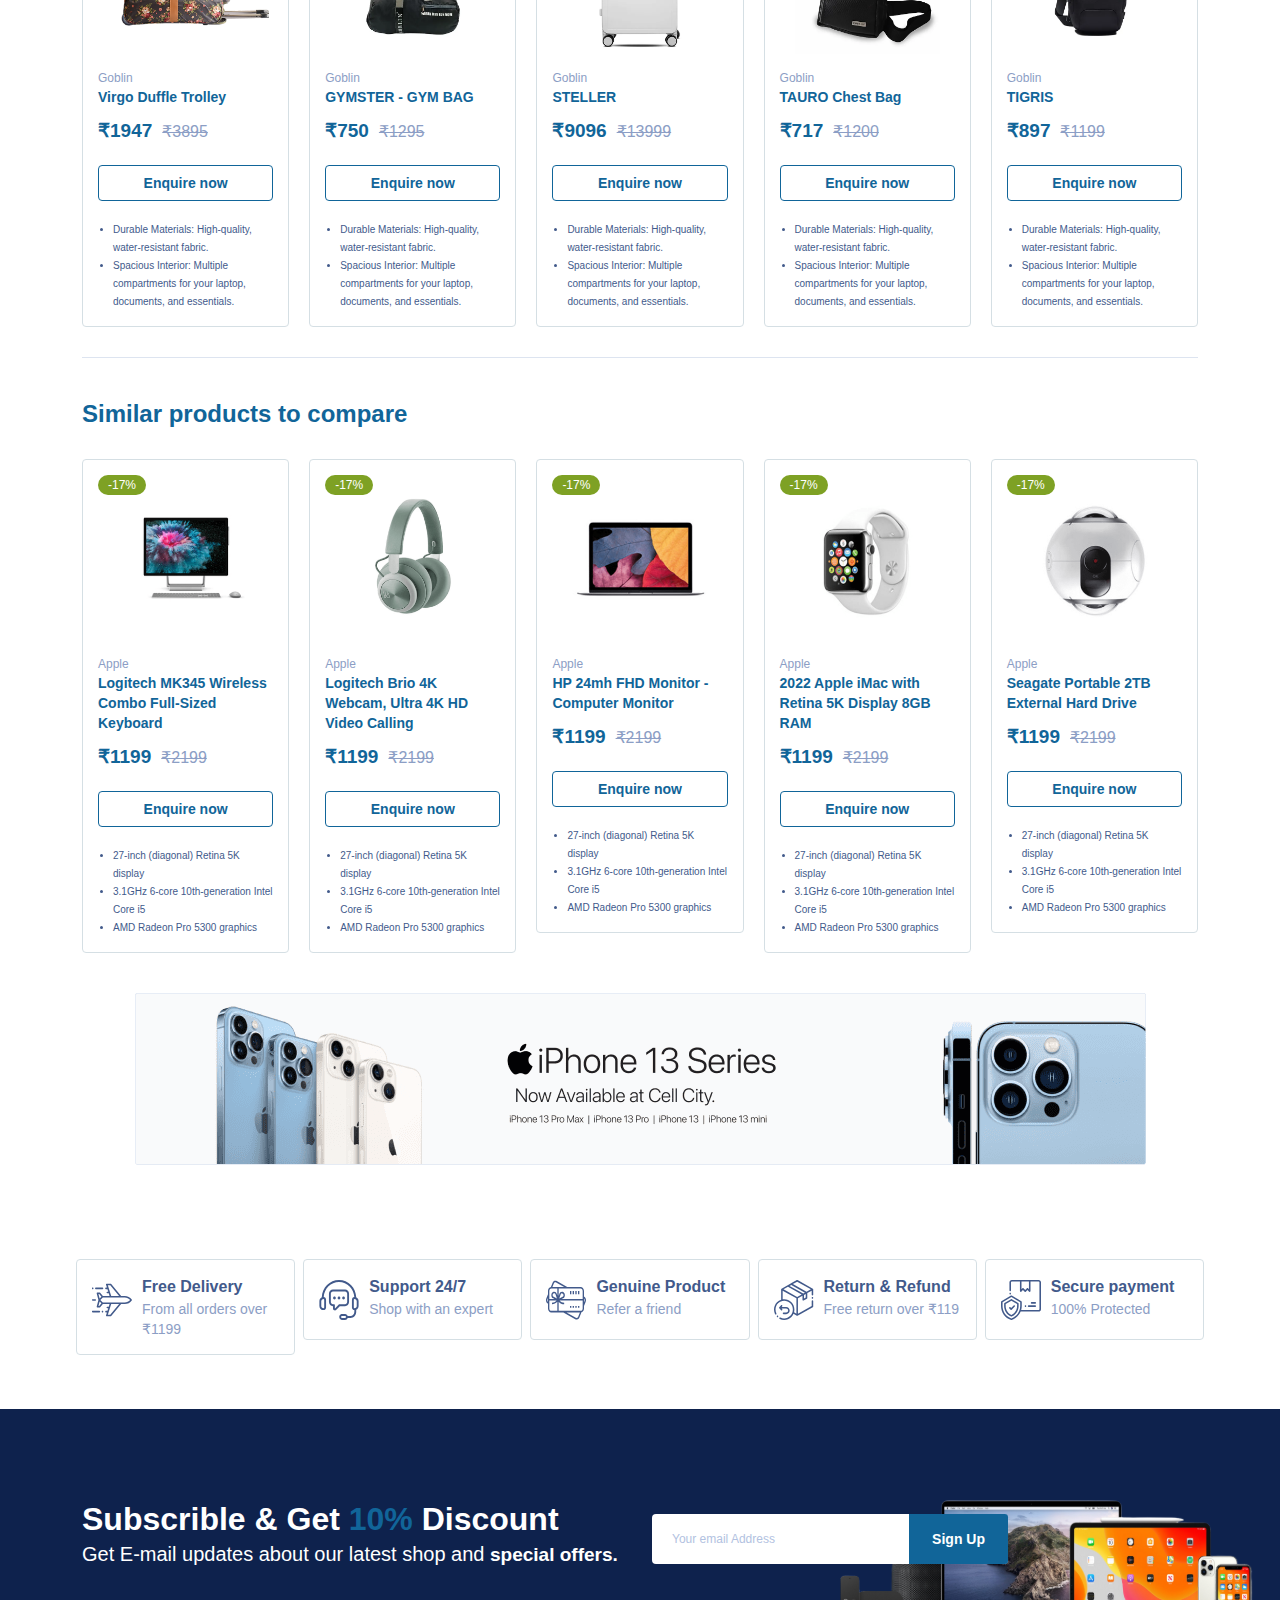
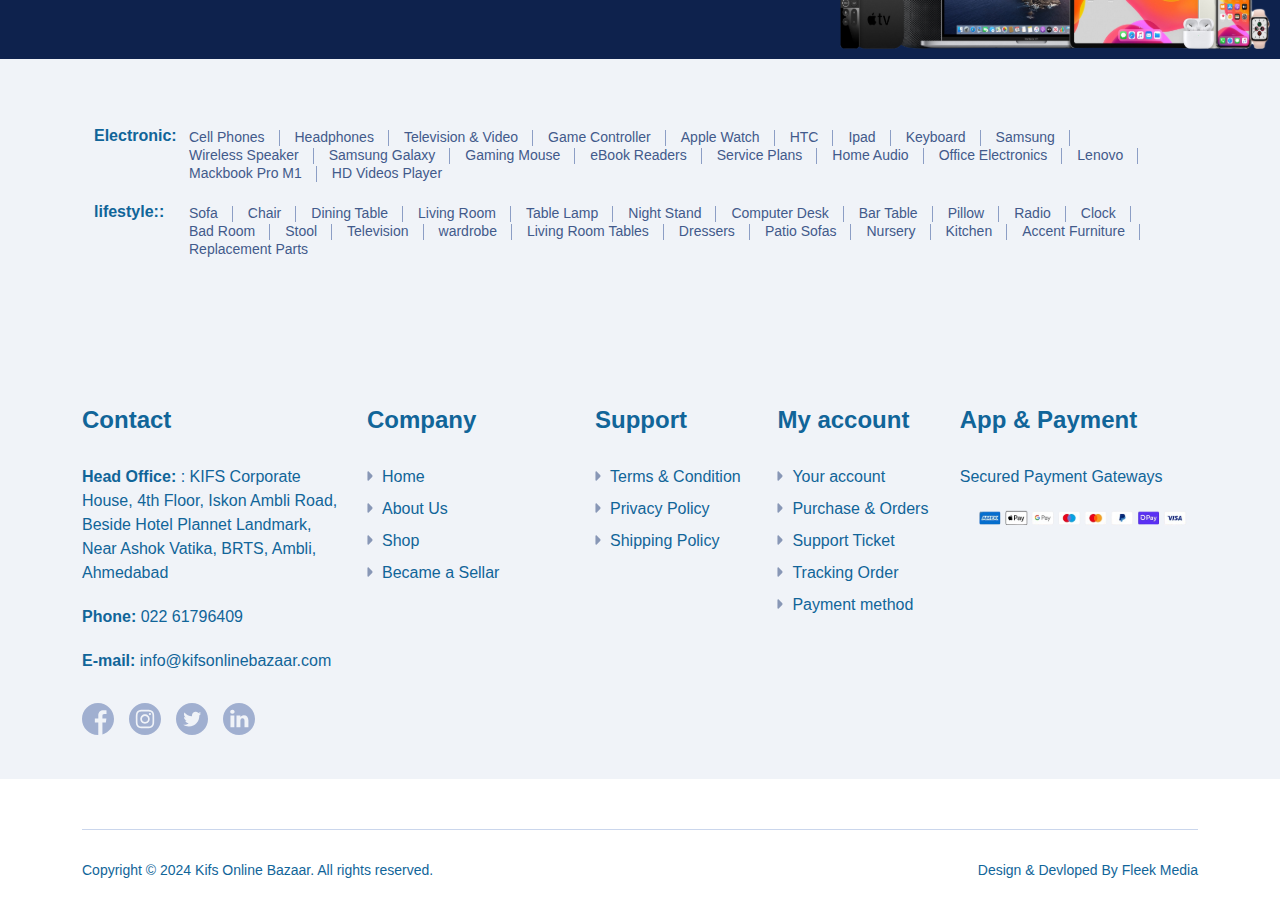
<file: shop-single-product-3.html>
<!DOCTYPE html>
<html lang="en">
  <head>
    <meta charset="UTF-8">
    <meta name="viewport" content="width=device-width, initial-scale=1, maximum-scale=1">
    <meta http-equiv="X-UA-Compatible" content="ie=edge">
    <meta name="msapplication-TileColor" content="#0E0E0E">
    <meta name="template-color" content="#0E0E0E">
    <meta name="description" content="Index page">
    <meta name="keywords" content="index, page">
    <meta name="author" content="">
    <link rel="shortcut icon" type="image/x-icon" href="assets/imgs/slider/swiper/kifs-2-removebg-preview 1.svg">
    <link href="assets/css/style.css?v=3.0.0" rel="stylesheet">
    <title>Kifs Online Bazaar</title>
  </head>
  <body>
    <div id="preloader-active">
      <div class="preloader d-flex align-items-center justify-content-center">
        <div class="preloader-inner position-relative">
          <div class="text-center"><img class="mb-10" src="assets/imgs/slider/swiper/kifs-2-removebg-preview 1.svg" alt="Ecom">
          </div>
        </div>
      </div>
    </div>
    <div class="topbar">
      <!-- <div class="container-topbar w-100">
         <div class="menu-topbar-left d-none d-xl-block"> 
         
        </div> 
        <div class="info-topbar d-none d-xl-block"><span class="font-sm-bold color-success"></span></div>
          
       
      </div> -->
      <marquee class="font-xs color-brand-3" scrollamount="3">Welcome To KIFS Online Bazaar  |  One Stop Destination for Electronics, Lifestyle and More</marquee>
    </div>
    <header class="header sticky-bar">
      <div class="container">
        <div class="main-header">
          <div class="header-left">
            <div class="header-logo"><a class="d-flex" href="./index.html"><img alt="Ecom" src="assets/imgs/slider/swiper/kifs-2-removebg-preview 1.svg"></a></div>
            <div class="header-search">
              <div class="box-header-search">
                <form class="form-search" method="post" action="#">
                  <div class="box-category">
                    <select class="select-active select2-hidden-accessible">
                      <option>All categories</option>
                      <option value="Office Bags">Office Bags</option>
                      <option value="Trolley Bags">Trolley Bags</option>
                      <option value="Overnight Bags">Overnight Bags</option>
                      <option value="Duffel Bags">Duffel Bags</option>
                      <option value="Shop All">Shop All</option>
                      <!-- <option value="Mouse &amp; Keyboard">Mouse Keyboard</option>
                      <option value="Headphone">Headphone</option>
                      <option value="Bluetooth devices">Bluetooth devices</option>
                      <option value="Cloud Software">Cloud Software</option> -->
                    </select>
                  </div>
                  <div class="box-keysearch">
                    <input class="form-control font-xs" type="text" value="" placeholder="Search for items">
                  </div>
                </form>
              </div>
            </div>
            <div class="header-nav">
              <nav class="nav-main-menu d-none d-xl-block">
                <ul class="main-menu">
                  <li class=""><a class="active" href="./index.html">Home</a>
                    <!-- <ul class="sub-menu two-col">
                     
                    </ul> -->
                  </li>
                  <li class=""><a href="./page-about-us.html">About Us</a>
                   
                  </li>
                  <li class=""><a href="./shop-grid.html">Shop</a>
                
                  </li>
                  <li class=""><a href="#">Became a Sellar</a>
                    
                  </li>
                  <li class=""><a href="./page-contact.html">Contact Us</a>
                    
                  </li>
                 
                </ul>
              </nav>
              <div class="burger-icon burger-icon-white"><span class="burger-icon-top"></span><span class="burger-icon-mid"></span><span class="burger-icon-bottom"></span></div>
            </div>
            <div class="header-shop">
              <div class="d-inline-block box-dropdown-cart"><span class="font-lg icon-list icon-account"><span>Account</span></span>
                <div class="dropdown-account">
                  <ul>
                    <li><a href="page-login.html">Log in</a></li>
                    <li><a href="shop-wishlist.html">Wishlist</a></li>
                    <li><a href="shop-cart.html">Cart</a></li>
                    <li><a href="shop-wishlist.html">My Wishlist</a></li>
                    <li><a href="page-account.html">Setting</a></li>
                    <!-- <li><a href="page-login.html">Sign out</a></li> -->
                  </ul>
                </div>
              </div><a class="font-lg icon-list icon-wishlist" href="shop-wishlist.html"><span>Wishlist</span><span class="number-item font-xs">5</span></a>
              <div class="d-inline-block box-dropdown-cart"><span class="font-lg icon-list icon-cart"><span>Cart</span><span class="number-item font-xs">2</span></span>
                <div class="dropdown-cart">
                  <div class="item-cart mb-20">
                    <div class="cart-image"><img src="assets/imgs/slider/swiper/bag-15.png" alt="Ecom"></div>
                    <div class="cart-info"><a class="font-sm-bold color-brand-3" href="shop-single-product.html">BOTTEGA Office Bag
                    </a>
                      <p><span class="color-brand-2 font-sm-bold">1 x ₹1942
                      </span></p>
                    </div>
                  </div>
                  <div class="item-cart mb-20">
                    <div class="cart-image"><img src="assets/imgs/slider/swiper/bag-17.png" alt="Ecom"></div>
                    <div class="cart-info"><a class="font-sm-bold color-brand-3" href="shop-single-product-2.html">Virgo Duffle Trolley
                    </a>
                      <p><span class="color-brand-2 font-sm-bold">1 x ₹942
                      </span></p>
                    </div>
                  </div>
                  <div class="border-bottom pt-0 mb-15"></div>
                  <div class="cart-total">
                    <div class="row">
                      <div class="col-6 text-start"><span class="font-md-bold color-brand-3">Total</span></div>
                      <div class="col-6"><span class="font-md-bold color-brand-1">₹2942
                      </span></div>
                    </div>
                    <div class="row mt-15">
                      <div class="col-6 text-start"><a class="btn btn-cart w-auto" href="shop-cart.html">View cart</a></div>
                      <div class="col-6"><a class="btn btn-buy w-auto" href="shop-checkout.html">Checkout</a></div>
                    </div>
                  </div>
                </div>
              <!-- </div><a class="font-lg icon-list icon-compare" href="shop-compare.html"><span>Compare</span></a> -->
            </div>
          </div>
        </div>
      </div>
    </header>
    <div class="mobile-header-active mobile-header-wrapper-style perfect-scrollbar">
      <div class="mobile-header-wrapper-inner">
        <div class="mobile-header-content-area">
          <div class="mobile-logo"><a class="d-flex" href="index.html"><img alt="Ecom" src="assets/imgs/template/kifs-2-removebg-preview 1.png"></a></div>
          <div class="perfect-scroll">
            <div class="mobile-menu-wrap mobile-header-border">
              <nav class="mt-15">
                <ul class="mobile-menu font-heading">
                  <li class=""><a class="active" href="index.html">Home</a>
                   
                      <li><a href="index.html">Homepage - 3</a></li>
               
                    </ul>
                  </li>
                  <li class="has-children"><a href="">About Us</a>
                    <ul class="sub-menu">
                      <li><a href="shop-grid.html">Shop Grid</a></li>
                      <li><a href="shop-grid-2.html">Shop Grid 2</a></li>
                      <li><a href="shop-list.html">Shop List</a></li>
                      <li><a href="shop-list-2.html">Shop List 2</a></li>
                      <li><a href="shop-fullwidth.html">Shop Fullwidth</a></li>
                      <li><a href="shop-single-product.html">Single Product</a></li>
                      <li><a href="shop-single-product-2.html">Single Product 2</a></li>
                      <li><a href="#">Single Product 3</a></li>
                      <li><a href="shop-single-product-4.html">Single Product 4</a></li>
                      <li><a href="shop-cart.html">Shop Cart</a></li>
                      <li><a href="shop-checkout.html">Shop Checkout</a></li>
                      <li><a href="shop-compare.html">Shop Compare</a></li>
                      <li><a href="shop-wishlist.html">Shop Wishlist</a></li>
                    </ul>
                  </li>
                  <li class="has-children"><a href="shop-vendor-list.html">Vendors</a>
                    <ul class="sub-menu">
                      <li><a href="shop-vendor-list.html">Vendors Listing</a></li>
                      <li><a href="shop-vendor-single.html">Vendor Single</a></li>
                    </ul>
                  </li>
                  <li class="has-children"><a href="#">Pages</a>
                    <ul class="sub-menu">
                      <li><a href="page-about-us.html">About Us</a></li>
                      <li><a href="page-contact.html">Contact Us</a></li>
                      <li><a href="page-careers.html">Careers</a></li>
                      <li><a href="page-term.html">Term and Condition</a></li>
                      <li><a href="page-register.html">Register</a></li>
                      <li><a href="page-login.html">Login</a></li>
                      <li><a href="page-404.html">Error 404</a></li>
                    </ul>
                  </li>
                  <li class="has-children"><a href="blog.html">Blog</a>
                    <ul class="sub-menu">
                      <li><a href="blog.html">Blog Grid</a></li>
                      <li><a href="blog-2.html">Blog Grid 2</a></li>
                      <li><a href="blog-list.html">Blog List</a></li>
                      <li><a href="blog-big.html">Blog Big</a></li>
                      <li><a href="blog-single.html">Blog Single - Left sidebar</a></li>
                      <li><a href="blog-single-2.html">Blog Single - Right sidebar</a></li>
                      <li><a href="blog-single-3.html">Blog Single - No sidebar</a></li>
                    </ul>
                  </li>
                  <li><a href="page-contact.html">Contact</a></li>
                </ul>
              </nav>
            </div>
            <div class="mobile-account">
              <div class="mobile-header-top">
                <div class="user-account"><a href="page-account.html"><img src="assets/imgs/template/ava_1.png" alt="Ecom"></a>
                  <div class="content">
                    <h6 class="user-name">Hello<span class="text-brand"> Steven !</span></h6>
                    <p class="font-xs text-muted">You have 3 new messages</p>
                  </div>
                </div>
              </div>
              <ul class="mobile-menu">
                <li><a href="page-account.html">My Account</a></li>
                <li><a href="page-account.html">Order Tracking</a></li>
                <li><a href="page-account.html">My Orders</a></li>
                <li><a href="page-account.html">My Wishlist</a></li>
                <li><a href="page-account.html">Setting</a></li>
                <li><a href="page-login.html">Sign out</a></li>
              </ul>
            </div>
            <div class="mobile-banner">
              <div class="bg-5 block-iphone"><span class="color-brand-3 font-sm-lh32">Starting from $899</span>
                <h3 class="font-xl mb-10">iPhone 12 Pro 128Gb</h3>
                <p class="font-base color-brand-3 mb-10">Special Sale</p><a class="btn btn-arrow" href="shop-grid.html">learn more</a>
              </div>
            </div>
            <div class="site-copyright color-gray-400 mt-30">Copyright 2022 &copy; Ecom - Marketplace Template.<br>Designed by<a href="http://alithemes.com" target="_blank">&nbsp; AliThemes</a></div>
          </div>
        </div>
      </div>
    </div>

    <div class="mobile-header-active mobile-header-wrapper-style perfect-scrollbar">
      <div class="mobile-header-wrapper-inner">
        <div class="mobile-header-content-area">
          <div class="mobile-logo"><a class="d-flex" href="index.html"><img alt="Ecom" src="assets/imgs/template/kifs-2-removebg-preview 1.png"></a></div>
          <div class="perfect-scroll">
            <div class="mobile-menu-wrap mobile-header-border">
              <nav class="mt-15">
                <ul class="mobile-menu font-heading">
                  <li class="has-children"><a class="active" href="index.html">Home</a>
                  
                  </li>
                  <li class="has-children"><a href="./page-about-us.html">About Us</a>
              
                  </li>
                  <li class="has-children"><a href="./shop-grid.html">Shop</a>
                   
                  </li>
                  <li class="has-children"><a href="#">Became a Sellar</a>
               
                  </li>
                  <li class="has-children"><a href="./page-contact.html">Contact Us</a>
               
                  </li>
                  
                  
                 
                </ul>
              </nav>
            </div>
            <div class="mobile-account">
              <div class="mobile-header-top">
                <div class="user-account"><a href="page-account.html"><img src="assets/imgs/template/ava_1.png" alt="Ecom"></a>
                  <div class="content">
                    <h6 class="user-name">Hello<span class="text-brand"> Steven !</span></h6>
                    <p class="font-xs text-muted">You have 3 new messages</p>
                  </div>
                </div>
              </div>
              <ul class="mobile-menu">
                <li><a href="page-account.html">My Account</a></li>
                <li><a href="page-account.html">Order Tracking</a></li>
                <li><a href="page-account.html">My Orders</a></li>
                <li><a href="page-account.html">My Wishlist</a></li>
                <li><a href="page-account.html">Setting</a></li>
                <li><a href="page-login.html">Sign out</a></li>
              </ul>
            </div>
            <div class="site-copyright color-gray-400 mt-30">Copyright 2024 &copy; Kifs Online Bazaar .<br>Designed And Devloped By Fleek Media<a href="#" target="_blank">&nbsp; </a></div>
          </div>
        </div>
      </div>
    </div>
  <main class="main">
    <div class="section-box">
      <div class="breadcrumbs-div">
        <div class="container">
          <ul class="breadcrumb">
            <li><a class="font-xs color-gray-1000" href="index.html">Home</a></li>
            <li><a class="font-xs color-gray-500" href="shop-grid.html">Electronics</a></li>
            <li><a class="font-xs color-gray-500" href="shop-grid.html">Cell phone</a></li>
            <li><a class="font-xs color-gray-500" href="shop-grid.html">Accessories</a></li>
          </ul>
        </div>
      </div>
    </div>
    <section class="section-box shop-template">
      <div class="container">
        <div class="row">
          <div class="col-lg-12">
            <h3 class="color-brand-3 mb-5 mw-80">ZAPPER Duffle Bag
            </h3>
            <div class="row">
              <div class="col-xl-6 col-lg-7 col-md-8 col-sm-7 text-center text-sm-start mb-mobile"><span
                  class="bytext color-gray-500 font-xs font-medium">by</span><a
                  class="byAUthor color-gray-900 font-xs font-medium" href="shop-vendor-single.html">: Goblin</a>
                <div class="rating d-none mt-5 d-inline-block mr-20"><img src="assets/imgs/template/icons/star.svg"
                    alt="Ecom"><img src="assets/imgs/template/icons/star.svg" alt="Ecom"><img
                    src="assets/imgs/template/icons/star.svg" alt="Ecom"><img src="assets/imgs/template/icons/star.svg"
                    alt="Ecom"><img src="assets/imgs/template/icons/star.svg" alt="Ecom"><span
                    class="font-xs color-gray-500 font-medium"> (65 reviews)</span></div>
                <!-- <div class="sku-product d-inline-block"><span class="font-sm color-brand-3 font-medium">SKU:</span><span class="font-sm color-gray-500"> EcomTech13689</span></div> -->
              </div>
              <div class="col-xl-6 col-lg-5 col-md-4 col-sm-5 text-center text-sm-end">
                <div class="d-inline-block"><a class="mr-20" href="shop-wishlist.html"><span
                      class="btn btn-wishlist mr-5 opacity-100 transform-none"></span><span
                      class="font-md color-gray-900">Add to Wish list</span></a><a href="shop-compare.html"><span
                      class="btn btn-compare mr-5 opacity-100 transform-none"></span><span
                      class="font-md color-gray-900">Add to Compare</span></a>
                  <div class="d-inline-block align-middle ml-50">
                    <div class="share-link"><span
                        class="font-md-bold color-brand-3 mr-15 d-none d-lg-inline-block">Share</span><a
                        class="facebook hover-up" href="#"></a><a class="printest hover-up" href="#"></a><a
                        class="twitter hover-up" href="#"></a><a class="instagram hover-up" href="#"></a></div>
                  </div>
                </div>
              </div>
            </div>
            <div class="border-bottom pt-10 mb-20"></div>
          </div>
          <div class="col-lg-5">
            <div class="gallery-image">
              <div class="galleries">
                <div class="detail-gallery">
                  <label class="label">-17%</label>
                  <div class="product-image-slider">
                    <figure class="border-radius-10"><img src="assets/imgs/slider/swiper/single-1.png"
                        alt="product image"></figure>
                    <figure class="border-radius-10"><img src="assets/imgs/slider/swiper/single-2.png"
                        alt="product image"></figure>
                    <figure class="border-radius-10"><img src="assets/imgs/slider/swiper/single-3.png"
                        alt="product image"></figure>
                    <figure class="border-radius-10"><img src="assets/imgs/slider/swiper/single-4.png"
                        alt="product image"></figure>
                    <figure class="border-radius-10"><img src="assets/imgs/slider/swiper/single-5.png"
                        alt="product image"></figure>
                    <figure class="border-radius-10"><img src="assets/imgs/slider/swiper/single-6.png"
                        alt="product image"></figure>
                    <figure class="border-radius-10"><img src="assets/imgs/slider/swiper/single-7.png"
                        alt="product image"></figure>
                  </div>
                </div>
                <div class="slider-nav-thumbnails">
                  <div>
                    <div class="item-thumb"><img src="assets/imgs/slider/swiper/single-1.png" alt="product image"></div>
                  </div>
                  <div>
                    <div class="item-thumb"><img src="assets/imgs/slider/swiper/single-2.png" alt="product image"></div>
                  </div>
                  <div>
                    <div class="item-thumb"><img src="assets/imgs/slider/swiper/single-3.png" alt="product image"></div>
                  </div>
                  <div>
                    <div class="item-thumb"><img src="assets/imgs/slider/swiper/single-4.png" alt="product image"></div>
                  </div>
                  <div>
                    <div class="item-thumb"><img src="assets/imgs/slider/swiper/single-5.png" alt="product image"></div>
                  </div>
                  <div>
                    <div class="item-thumb"><img src="assets/imgs/slider/swiper/single-6.png" alt="product image"></div>
                  </div>
                  <div>
                    <div class="item-thumb"><img src="assets/imgs/slider/swiper/single-7.png" alt="product image"></div>
                  </div>
                </div>
              </div>
            </div>
            <div class="box-tags mt-15 mb-30">
              <div class="d-inline-block mr-25"><span class="font-sm font-medium color-gray-900">Category:</span><a
                  class="link" href="#">Smartphones</a></div>
              <div class="d-inline-block"><span class="font-sm font-medium color-gray-900">Tags:</span><a class="link"
                  href="#">Blue</a>,<a class="link" href="#">Smartphone</a></div>
            </div>
          </div>
          <div class="col-lg-7">
            <div class="row">
              <div class="col-lg-7 col-md-7 mb-30">
                <div class="box-product-price">
                  <h3 class="color-brand-3 price-main d-inline-block mr-10">₹1275.00</h3><span
                    class="color-gray-500 price-line font-xl line-througt">₹2125.00</span>
                </div>
                <div class="box-progress-product mt-15 mb-20">
                  <!-- <div class="progress mb-5">
                      <div class="progress-bar" role="progressbar" style="width: 50%" aria-valuenow="50" aria-valuemin="0" aria-valuemax="100"></div>
                    </div><span class="font-xs color-gray-500">Sold: 135/320</span> -->
                </div>
                <div class="product-description color-gray-900 mb-30">
                  <ul class="list-dot">
                    <li>Adjustable shoulder strap </li>
                    <li>Quick access pocket

                    </li>
                    <li>Superior grip handles


                    </li>
                    <li>Roomy compartment

                    </li>
                    <li>Zipper organizers


                    </li>
                  </ul>
                </div>
                <div class="box-product-color">
                  <p class="font-sm color-gray-900">Color:<span class="color-brand-2 nameColor">Pink Gold</span></p>
                  <ul class="list-colors">
                    <!-- <li class="disabled"><img src="assets/imgs/slider/swiper/single-1.png" alt="Ecom" title="Pink"></li> -->
                    <li><img src="assets/imgs/slider/swiper/single-1.png" alt="Ecom" title="Gold"></li>
                    <li><img src="assets/imgs/slider/swiper/color-1" alt="Ecom" title="Pink Gold"></li>
                    <li><img src="assets/imgs/slider/swiper/color-2" alt="Ecom" title="Silver"></li>
                    <!-- <li class="active"><img src="assets/imgs/page/product/img-thumb.png" alt="Ecom" title="Pink Gold">
                    </li>
                    <li class="disabled"><img src="assets/imgs/page/product/img-thumb.png" alt="Ecom" title="Pink Gold">
                    </li>
                    <li class="disabled"><img src="assets/imgs/page/product/img-thumb.png" alt="Ecom" title="Pink Gold">
                    </li> -->
                  </ul>
                </div>
                <div class="box-product-style-size mt-30">
                  <div class="row">
                    <div class="col-lg-12 mb-20">
                      <p class="font-sm color-gray-900">Imported/Manufactured by:<span class="color-brand-2 nameStyle">S22</span></p>
                      <!-- <ul class="list-styles">
                        <li class="disabled" title="S22 Ultra">S22 Ultra</li>
                        <li class="active" title="S22">S22</li>
                        <li title="S22 + Standing Cover">S22 + Standing Cover</li>
                      </ul> -->
                      Imported by Goblin Industries (India) Ltd
                      Address: 302-303, A Wing, The Qube, Sir Mathuradas Vasanji Rd, Marol, Andheri East, Mumbai, Maharashtra 400059

                      
                    </div>


                   
                    <div class="col-lg-12 mb-10">
                      <p class="font-sm color-gray-900">Size:<span class="color-brand-2 nameSize">512GB</span></p>
                      <!-- <ul class="list-sizes">
                        <li class="disabled" title="1GB">1GB</li>
                        <li class="active" title="512 GB">512 GB</li>
                        <li title="256 GB">256 GB</li>
                        <li class="disabled" title="64GB">64GB</li>
                      </ul> -->
                      50 x 33 x 24 CM, Capacity: 43 L, Weight: 1 Kg
                    </div>
                  </div>
                </div>
                <div class="buy-product mt-25">
                  <div class="font-sm text-quantity mb-10">Quantity</div>
                  <div class="box-quantity">
                    <div class="input-quantity">
                      <input class="font-xl color-brand-3" type="text" value="1"><span class="minus-cart"></span><span
                        class="plus-cart"></span>
                    </div>
                    <div class="button-buy button-buy-full"><a class="btn btn-buy" href="shop-checkout.html">Enquire now</a>
                    </div>
                  </div>
                </div>
              </div>
              <div class="col-lg-5 col-md-5">
                <div class="pl-30 pl-mb-0">
                  <div class="box-featured-product">
                    <div class="item-featured">
                      <div class="featured-icon"><img src="assets/imgs/page/product/delivery.svg" alt="Ecom"></div>
                      <div class="featured-info"><span class="font-sm-bold color-gray-1000">Free Delivery</span>
                        <p class="font-sm color-gray-500 font-medium">From all orders over ₹2125</p>
                      </div>
                    </div>
                    <div class="item-featured">
                      <div class="featured-icon"><img src="assets/imgs/page/product/support.svg" alt="Ecom"></div>
                      <div class="featured-info"><span class="font-sm-bold color-gray-1000">Support 24/7</span>
                        <p class="font-sm color-gray-500 font-medium">Shop with an expert</p>
                      </div>
                    </div>
                    <div class="item-featured">
                      <div class="featured-icon"><img src="assets/imgs/page/product/return.svg" alt="Ecom"></div>
                      <div class="featured-info"><span class="font-sm-bold color-gray-1000">Cash On Delivery</span>
                        <p class="font-sm color-gray-500 font-medium">Free return over ₹212</p>
                      </div>
                    </div>
                    <div class="item-featured">
                      <div class="featured-icon"><img src="assets/imgs/page/product/payment.svg" alt="Ecom"></div>
                      <div class="featured-info"><span class="font-sm-bold color-gray-1000">Secure payment</span>
                        <p class="font-sm color-gray-500 font-medium">100% Protected</p>
                      </div>
                    </div>
                  </div>
                  <div class="box-sidebar-product">
                    <div class="banner-right h-500 text-center mb-30 banner-right-product"><span
                        class="text-no font-11"></span>
                      <!-- <h5 class="font-md-bold mt-10">Sensitive Touch<br class="d-none d-lg-block">without fingerprint
                      </h5> -->
                      <!-- <p class="text-desc font-xs mt-10">Smooth handle and accurate click</p> -->
                    </div>
                  </div>
                </div>
              </div>
            </div>
          </div>
        </div>
        <!-- <div class="border-bottom pt-30 mb-40"></div>
        <h4 class="color-brand-3 mb-20">Frequently Bought Together</h4>
        <div class="box-bought-together">
          <div class="box-product-bought box-product-bought-2">
            <div class="product-bought"><img src="assets/imgs/page/product/sp1.png" alt="Ecom"></div>
            <div class="product-bought"><img src="assets/imgs/page/product/sp2.png" alt="Ecom"></div>
            <div class="product-bought"><img src="assets/imgs/page/product/sp3.png" alt="Ecom"></div>
          </div>
          <div class="price-bought">
            <h3 class="color-brand-3 mr-10">$2856.3</h3><span class="font-lg color-gray-900">(3 items)</span>
            <div class="box-btn-add-cart"><a class="btn btn-cart" href="shop-cart.html">Enquire now</a></div>
          </div>
        </div>
        <label class="cb-container-2">
          <input type="checkbox" checked="checked"><span class="font-md color-brand-3"><strong>This item:</strong>iPhone
            12 Pro Max 128GB Pacific Blue - $1,099.00</span><span class="checkmark"></span>
        </label>
        <label class="cb-container-2">
          <input type="checkbox" checked="checked"><span class="font-md color-brand-3">Apple AirPods Pro, Active Noise
            Cancellation, Custom Fit - $197.00</span><span class="checkmark"></span>
        </label>
        <label class="cb-container-2">
          <input type="checkbox" checked="checked"><span class="font-md color-brand-3">Apple iMac 24" All-In-One
            Computer, Apple M1, 8GB RAM, 512GB SSD, macOS Big Sur, Green, MGPJ3LL/A - $1,599.00</span><span
            class="checkmark"></span>
        </label>
      </div> -->
    </section>
    <section class="section-box shop-template">
      <div class="container">
        <div class="pt-30 mb-10">
          <ul class="nav nav-tabs nav-tabs-product" role="tablist">
            <li><a class="active" href="#tab-description" data-bs-toggle="tab" role="tab"
                aria-controls="tab-description" aria-selected="true">Description</a></li>
            <li><a href="#tab-specification" data-bs-toggle="tab" role="tab" aria-controls="tab-specification"
                aria-selected="true">Specification</a></li>
            <li><a href="#tab-additional" data-bs-toggle="tab" role="tab" aria-controls="tab-additional"
                aria-selected="true">Additional information</a></li>
            <!-- <li><a href="#tab-reviews" data-bs-toggle="tab" role="tab" aria-controls="tab-reviews"
                aria-selected="true">Reviews (2)</a></li>  -->
            
          </ul>
          <div class="tab-content">
            <div class="tab-pane fade active show" id="tab-description" role="tabpanel"
              aria-labelledby="tab-description">
              <div class="display-text-short">
                <p>ZAPPER is a must-have duffle bag for your travel plans. It is the most convenient travel gear with two pockets. One main roomy compartment which includes a comfortable zipper for petite belongings. The other pocket is on the back which gives ease of access. Zapper also has an excessively sturdy handle with an  adjustable shoulder strap. This bag is built to go wherever the day takes you.

                </p>
                <!-- <p>When she reached the first hills of the Italic Mountains, she had a last view back on the skyline of
                  her hometown Bookmarksgrove, the headline of Alphabet Village and the subline of her own road, the
                  Line Lane. Pityful a rethoric question ran over her cheek, then she continued her way. On her way she
                  met a copy. The copy warned the Little Blind Text, that where it came from it would have been
                  rewritten a thousand times and everything that was left from its origin would be the word “and” and
                  the Little Blind Text should turn around and return to its own, safe country. It is a paradisematic
                  country, in which roasted parts of sentences fly into your mouth. Even the all-powerful Pointing has
                  no control about the blind texts it is an almost unorthographic life One day however a small line of
                  blind text by the name of Lorem Ipsum decided to leave for the far World of Grammar.</p> -->
                <!-- <p><img src="assets/imgs/page/product/product-banner.jpg" alt="Ecom"></p> -->
                <!-- <p>It is a paradisematic country, in which roasted parts of sentences fly into your mouth. Even the
                  all-powerful Pointing has no control about the blind texts it is an almost unorthographic life One day
                  however a small line of blind text by the name of Lorem Ipsum decided to leave for the far World of
                  Grammar. The Big Oxmox advised her not to do so, because there were thousands of bad Commas, wild
                  Question Marks and devious Semikoli, but the Little Blind Text didn’t listen. She packed her seven
                  versalia, put her initial into the belt and made herself on the way.</p> -->
                <!-- <p><img src="assets/imgs/page/product/product-banner-2.jpg" alt="Ecom"></p> -->
                <!-- <p>When she reached the first hills of the Italic Mountains, she had a last view back on the skyline of
                  her hometown Bookmarksgrove, the headline of Alphabet Village and the subline of her own road, the
                  Line Lane. Pityful a rethoric question ran over her cheek, then she continued her way. On her way she
                  met a copy. The copy warned the Little Blind Text, that where it came from it would have been
                  rewritten a thousand times and everything that was left from its origin would be the word “and” and
                  the Little Blind Text should turn around and return to its own, safe country.</p> -->
              </div>
              <div class="mt-20 text-center"><a class="btn btn-border font-sm-bold pl-80 pr-80 btn-expand-more">More
                  Details</a></div>
            </div>
             <div class="tab-pane fade" id="tab-specification" role="tabpanel" aria-labelledby="tab-specification">
              <!-- <h5 class="mb-25">Specification</h5> -->
              <div class="table-responsive">
                <table class="table table-striped">
                 <h5>Exterior</h5>
                 <p>Adjustable shoulder strap</p>
                 <p>Quick access pocket</p>
                 <p> Superior grip handles</p>

                 <h5>Interior</h5>
                 <p>   Roomy compartment</p>
                 <p>Zipper organizers</p>
                </table>
              </div>
            </div> 
            <div class="tab-pane fade" id="tab-additional" role="tabpanel" aria-labelledby="tab-additional">
              <h5 class="mb-25">Additional information</h5>
              <div class="table-responsive">
                <table class="table table-striped">
                  <tbody>
                    <p>Material: Vegan Leather</p>
                    <p>Dimensions: 49 x 24 x 27 cm

                    </p>
                    <p>Volume: 31 L

                    </p>
                    <p>Colour: Sacramento Green

                    </p>
                    <p>No. of Pockets: 3
                    </p>
                    <h6>Product measurements are for reference only and may differ from actual measures


                    </h6>
                  </tbody>
                </table>
              </div>
            </div>
            <!-- <div class="tab-pane fade" id="tab-reviews" role="tabpanel" aria-labelledby="tab-reviews">
              <div class="comments-area">
                <div class="row">
                  <div class="col-lg-8">
                    <h4 class="mb-30 title-question">Customer questions &amp; answers</h4>
                    <div class="comment-list">
                      <div class="single-comment justify-content-between d-flex mb-30 hover-up">
                        <div class="user justify-content-between d-flex">
                          <div class="thumb text-center"><img src="assets/imgs/page/product/author-2.png" alt="Ecom"><a
                              class="font-heading text-brand" href="#">Sienna</a></div>
                          <div class="desc">
                            <div class="d-flex justify-content-between mb-10">
                              <div class="d-flex align-items-center"><span class="font-xs color-gray-700">December 4,
                                  2022 at 3:12 pm</span></div>
                              <div class="product-rate d-inline-block">
                                <div class="product-rating d-none" style="width: 100%"></div>
                              </div>
                            </div>
                            <p class="mb-10 font-sm color-gray-900">
                              Lorem ipsum dolor sit amet, consectetur adipisicing elit. Delectus, suscipit
                              exercitationem accusantium obcaecati quos voluptate nesciunt facilis itaque modi commodi
                              dignissimos sequi
                              repudiandae minus ab deleniti totam officia id incidunt?<a class="reply" href="#">
                                Reply</a>
                            </p>
                          </div>
                        </div>
                      </div>
                      <div class="single-comment justify-content-between d-flex mb-30 ml-30 hover-up">
                        <div class="user justify-content-between d-flex">
                          <div class="thumb text-center"><img src="assets/imgs/page/product/author-3.png" alt="Ecom"><a
                              class="font-heading text-brand" href="#">Brenna</a></div>
                          <div class="desc">
                            <div class="d-flex justify-content-between mb-10">
                              <div class="d-flex align-items-center"><span class="font-xs color-gray-700">December 4,
                                  2022 at 3:12 pm</span></div>
                              <div class="product-rate d-inline-block">
                                <div class="product-rating d-none" style="width: 80%"></div>
                              </div>
                            </div>
                            <p class="mb-10 font-sm color-gray-900">
                              Lorem ipsum dolor sit amet, consectetur adipisicing elit. Delectus, suscipit
                              exercitationem accusantium obcaecati quos voluptate nesciunt facilis itaque modi commodi
                              dignissimos sequi
                              repudiandae minus ab deleniti totam officia id incidunt?<a class="reply" href="#">
                                Reply</a>
                            </p>
                          </div>
                        </div>
                      </div>
                      <div class="single-comment justify-content-between d-flex hover-up">
                        <div class="user justify-content-between d-flex">
                          <div class="thumb text-center"><img src="assets/imgs/page/product/author-4.png" alt="Ecom"><a
                              class="font-heading text-brand" href="#">Gemma</a></div>
                          <div class="desc">
                            <div class="d-flex justify-content-between mb-10">
                              <div class="d-flex align-items-center"><span class="font-xs color-gray-700">December 4,
                                  2022 at 3:12 pm</span></div>
                              <div class="product-rate d-inline-block">
                                <div class="product-rating d-none" style="width: 80%"></div>
                              </div>
                            </div>
                            <p class="mb-10 font-sm color-gray-900">
                              Lorem ipsum dolor sit amet, consectetur adipisicing elit. Delectus, suscipit
                              exercitationem accusantium obcaecati quos voluptate nesciunt facilis itaque modi commodi
                              dignissimos sequi
                              repudiandae minus ab deleniti totam officia id incidunt?<a class="reply" href="#">
                                Reply</a>
                            </p>
                          </div>
                        </div>
                      </div>
                    </div>
                  </div>
                  <div class="col-lg-4">
                    <h4 class="mb-30 title-question">Customer reviews</h4>
                    <div class="d-flex mb-30">
                      <div class="product-rate d-inline-block mr-15">
                        <div class="product-rating d-none" style="width: 90%"></div>
                      </div>
                      <h6>4.8 out of 5</h6>
                    </div>
                    <div class="progress"><span>5 star</span>
                      <div class="progress-bar" role="progressbar" style="width: 50%" aria-valuenow="50"
                        aria-valuemin="0" aria-valuemax="100">50%</div>
                    </div>
                    <div class="progress"><span>4 star</span>
                      <div class="progress-bar" role="progressbar" style="width: 25%" aria-valuenow="25"
                        aria-valuemin="0" aria-valuemax="100">25%</div>
                    </div>
                    <div class="progress"><span>3 star</span>
                      <div class="progress-bar" role="progressbar" style="width: 45%" aria-valuenow="45"
                        aria-valuemin="0" aria-valuemax="100">45%</div>
                    </div>
                    <div class="progress"><span>2 star</span>
                      <div class="progress-bar" role="progressbar" style="width: 65%" aria-valuenow="65"
                        aria-valuemin="0" aria-valuemax="100">65%</div>
                    </div>
                    <div class="progress mb-30"><span>1 star</span>
                      <div class="progress-bar" role="progressbar" style="width: 85%" aria-valuenow="85"
                        aria-valuemin="0" aria-valuemax="100">85%</div>
                    </div><a class="font-xs text-muted" href="#">How are rating d-nones calculated?</a>
                  </div>
                </div>
              </div>
            </div> -->
            <div class="tab-pane fade" id="tab-vendor" role="tabpanel" aria-labelledby="tab-vendor">
              <div class="vendor-logo d-flex mb-30"><img src="assets/imgs/page/product/futur.png" alt="">
                <div class="vendor-name ml-15">
                  <h6><a href="shop-vendor-single.html">Futur Tech.</a></h6>
                  <div class="product-rate-cover text-end">
                    <div class="product-rate d-inline-block">
                      <div class="product-rating d-none" style="width: 90%"></div>
                    </div><span class="font-small ml-5 text-muted"> (32 reviews)</span>
                  </div>
                </div>
              </div>
              <ul class="contact-infor mb-50">
                <li><img src="assets/imgs/page/product/icon-location.svg" alt=""><strong>Address:</strong><span> 5171 W
                    Campbell Ave undefined Kent, Utah 53127 United States</span></li>
                <li><img src="assets/imgs/page/product/icon-contact.svg" alt=""><strong>Contact Seller:</strong><span>
                    (+91) - 540-025-553</span></li>
              </ul>
              <div class="d-flex mb-25">
                <div class="mr-30">
                  <p class="color-brand-1 font-xs">rating d-none</p>
                  <h4 class="mb-0">92%</h4>
                </div>
                <div class="mr-30">
                  <p class="color-brand-1 font-xs">Ship on time</p>
                  <h4 class="mb-0">100%</h4>
                </div>
                <div>
                  <p class="color-brand-1 font-xs">Chat response</p>
                  <h4 class="mb-0">89%</h4>
                </div>
              </div>
              <p class="font-sm color-gray-500 mb-15">
                Noodles &amp; Company is an American fast-casual restaurant that offers international and American
                noodle dishes and pasta in addition to soups and salads. Noodles &amp; Company was founded in 1995 by
                Aaron Kennedy and is headquartered in Broomfield,
                Colorado. The company went public in 2013 and recorded a $457 million revenue in 2017.In late 2018,
                there were 460 Noodles &amp; Company locations across 29 states and Washington, D.C.
              </p>
              <p class="font-sm color-gray-500">Proin congue dapibus rhoncus. Curabitur ipsum orci, malesuada in
                porttitor a, porttitor quis diam. Nunc at arcu ut turpis facilisis volutpat. Proin tristique, mauris non
                gravida dignissim, purus mauris malesuada tellus, in tincidunt orci enim eget ligula. Quisque bibendum,
                ipsum id malesuada placerat, purus felis vehicula risus, vel fringilla justo erat ullamcorper ligula.
                Fusce congue ullamcorper ligula, at commodo turpis molestie vel.</p>
            </div>

            





            <div class="border-bottom pt-30 mb-50"></div>
            <h4 class="color-brand-3">Related Products</h4>
            <div class="list-products-5 mt-20">
              <div class="card-grid-style-3">
                <div class="card-grid-inner">
                  <div class="tools"><a class="btn btn-trend btn-tooltip mb-10" href="#" aria-label="Trend"
                    data-bs-placement="left"></a><a class="btn btn-wishlist btn-tooltip mb-10"
                    href="shop-wishlist.html" aria-label="Add To Wishlist"></a><a
                    class="btn btn-compare btn-tooltip mb-10" href="shop-compare.html" aria-label="Compare"></a><a
                    class="btn btn-quickview btn-tooltip" aria-label="Quick view" href="#ModalQuickview"
                    data-bs-toggle="modal"></a></div>
                <div class="image-box"><span class="label bg-brand-2">-17%</span><a
                    href="shop-single-product.html"><img src="assets/imgs/slider/swiper/bag-17.png" alt="Ecom"></a>
                </div>
                <div class="info-right"><a class="font-xs color-gray-500"
                    href="shop-vendor-single.html">Goblin</a><br><a class="color-brand-3 font-sm-bold"
                    href="shop-single-product.html">Virgo Duffle Trolley



                  </a>
                  <div class="rating d-none"><img src="assets/imgs/template/icons/star.svg" alt="Ecom"><img
                      src="assets/imgs/template/icons/star.svg" alt="Ecom"><img
                      src="assets/imgs/template/icons/star.svg" alt="Ecom"><img
                      src="assets/imgs/template/icons/star.svg" alt="Ecom"><img
                      src="assets/imgs/template/icons/star.svg" alt="Ecom"><span
                      class="font-xs color-gray-500">(65)</span></div>
                  <div class="price-info"><strong class="font-lg-bold color-brand-3 price-main">₹1947</strong><span
                      class="color-gray-500 price-line">₹3895</span></div>
                  <div class="mt-20 box-btn-cart"><a class="btn btn-cart" href="shop-cart.html">Enquire now</a>
                  </div>
                  <ul class="list-features">
                    <li>Durable Materials: High-quality, water-resistant fabric.</li>
                    <li>Spacious Interior: Multiple compartments for your laptop, documents, and essentials.</li>
                  </ul>
                </div>
                </div>
              </div>
              <div class="card-grid-style-3">
                <div class="card-grid-inner">
                  <div class="tools"><a class="btn btn-trend btn-tooltip mb-10" href="#" aria-label="Trend"
                    data-bs-placement="left"></a><a class="btn btn-wishlist btn-tooltip mb-10"
                    href="shop-wishlist.html" aria-label="Add To Wishlist"></a><a
                    class="btn btn-compare btn-tooltip mb-10" href="shop-compare.html" aria-label="Compare"></a><a
                    class="btn btn-quickview btn-tooltip" aria-label="Quick view" href="#ModalQuickview"
                    data-bs-toggle="modal"></a></div>
                <div class="image-box"><span class="label bg-brand-2">-17%</span><a
                    href="shop-single-product.html"><img src="assets/imgs/slider/swiper/bag-18.png" alt="Ecom"></a>
                </div>
                <div class="info-right"><a class="font-xs color-gray-500"
                    href="shop-vendor-single.html">Goblin</a><br><a class="color-brand-3 font-sm-bold"
                    href="shop-single-product.html">GYMSTER - GYM BAG



                  </a>
                  <div class="rating d-none"><img src="assets/imgs/template/icons/star.svg" alt="Ecom"><img
                      src="assets/imgs/template/icons/star.svg" alt="Ecom"><img
                      src="assets/imgs/template/icons/star.svg" alt="Ecom"><img
                      src="assets/imgs/template/icons/star.svg" alt="Ecom"><img
                      src="assets/imgs/template/icons/star.svg" alt="Ecom"><span
                      class="font-xs color-gray-500">(65)</span></div>
                  <div class="price-info"><strong class="font-lg-bold color-brand-3 price-main">₹750</strong><span
                      class="color-gray-500 price-line">₹1295</span></div>
                  <div class="mt-20 box-btn-cart"><a class="btn btn-cart" href="shop-cart.html">Enquire now</a>
                  </div>
                  <ul class="list-features">
                    <li>Durable Materials: High-quality, water-resistant fabric.</li>
                    <li>Spacious Interior: Multiple compartments for your laptop, documents, and essentials.</li>
                  </ul>
                </div>
                </div>
              </div>
              <div class="card-grid-style-3">
                <div class="card-grid-inner">
                  <div class="tools"><a class="btn btn-trend btn-tooltip mb-10" href="#" aria-label="Trend"
                    data-bs-placement="left"></a><a class="btn btn-wishlist btn-tooltip mb-10"
                    href="shop-wishlist.html" aria-label="Add To Wishlist"></a><a
                    class="btn btn-compare btn-tooltip mb-10" href="shop-compare.html" aria-label="Compare"></a><a
                    class="btn btn-quickview btn-tooltip" aria-label="Quick view" href="#ModalQuickview"
                    data-bs-toggle="modal"></a></div>
                <div class="image-box"><span class="label bg-brand-2">-17%</span><a
                    href="shop-single-product.html"><img src="assets/imgs/slider/swiper/bag-19.png" alt="Ecom"></a>
                </div>
                <div class="info-right"><a class="font-xs color-gray-500"
                    href="shop-vendor-single.html">Goblin</a><br><a class="color-brand-3 font-sm-bold"
                    href="shop-single-product.html">STELLER



                  </a>
                  <div class="rating d-none"><img src="assets/imgs/template/icons/star.svg" alt="Ecom"><img
                      src="assets/imgs/template/icons/star.svg" alt="Ecom"><img
                      src="assets/imgs/template/icons/star.svg" alt="Ecom"><img
                      src="assets/imgs/template/icons/star.svg" alt="Ecom"><img
                      src="assets/imgs/template/icons/star.svg" alt="Ecom"><span
                      class="font-xs color-gray-500">(65)</span></div>
                  <div class="price-info"><strong class="font-lg-bold color-brand-3 price-main">₹9096</strong><span
                      class="color-gray-500 price-line">₹13999</span></div>
                  <div class="mt-20 box-btn-cart"><a class="btn btn-cart" href="shop-cart.html">Enquire now</a>
                  </div>
                  <ul class="list-features">
                    <li>Durable Materials: High-quality, water-resistant fabric.</li>
                    <li>Spacious Interior: Multiple compartments for your laptop, documents, and essentials.</li>
                  </ul>
                </div>
                </div>
              </div>
              <div class="card-grid-style-3">
                <div class="card-grid-inner">
                  <div class="tools"><a class="btn btn-trend btn-tooltip mb-10" href="#" aria-label="Trend"
                    data-bs-placement="left"></a><a class="btn btn-wishlist btn-tooltip mb-10"
                    href="shop-wishlist.html" aria-label="Add To Wishlist"></a><a
                    class="btn btn-compare btn-tooltip mb-10" href="shop-compare.html" aria-label="Compare"></a><a
                    class="btn btn-quickview btn-tooltip" aria-label="Quick view" href="#ModalQuickview"
                    data-bs-toggle="modal"></a></div>
                <div class="image-box"><span class="label bg-brand-2">-17%</span><a
                    href="shop-single-product.html"><img src="assets/imgs/slider/swiper/bag-20.png" alt="Ecom"></a>
                </div>
                <div class="info-right"><a class="font-xs color-gray-500"
                    href="shop-vendor-single.html">Goblin</a><br><a class="color-brand-3 font-sm-bold"
                    href="shop-single-product.html">TAURO Chest Bag



                  </a>
                  <div class="rating d-none"><img src="assets/imgs/template/icons/star.svg" alt="Ecom"><img
                      src="assets/imgs/template/icons/star.svg" alt="Ecom"><img
                      src="assets/imgs/template/icons/star.svg" alt="Ecom"><img
                      src="assets/imgs/template/icons/star.svg" alt="Ecom"><img
                      src="assets/imgs/template/icons/star.svg" alt="Ecom"><span
                      class="font-xs color-gray-500">(65)</span></div>
                  <div class="price-info"><strong class="font-lg-bold color-brand-3 price-main">₹717</strong><span
                      class="color-gray-500 price-line">₹1200</span></div>
                  <div class="mt-20 box-btn-cart"><a class="btn btn-cart" href="shop-cart.html">Enquire now</a>
                  </div>
                  <ul class="list-features">
                    <li>Durable Materials: High-quality, water-resistant fabric.</li>
                    <li>Spacious Interior: Multiple compartments for your laptop, documents, and essentials.</li>
                  </ul>
                </div>
                </div>
              </div>
              <div class="card-grid-style-3">
                <div class="card-grid-inner">
                  <div class="tools"><a class="btn btn-trend btn-tooltip mb-10" href="#" aria-label="Trend"
                    data-bs-placement="left"></a><a class="btn btn-wishlist btn-tooltip mb-10"
                    href="shop-wishlist.html" aria-label="Add To Wishlist"></a><a
                    class="btn btn-compare btn-tooltip mb-10" href="shop-compare.html" aria-label="Compare"></a><a
                    class="btn btn-quickview btn-tooltip" aria-label="Quick view" href="#ModalQuickview"
                    data-bs-toggle="modal"></a></div>
                <div class="image-box"><span class="label bg-brand-2">-17%</span><a
                    href="shop-single-product.html"><img src="assets/imgs/slider/swiper/bag-21.png" alt="Ecom"></a>
                </div>
                <div class="info-right"><a class="font-xs color-gray-500"
                    href="shop-vendor-single.html">Goblin</a><br><a class="color-brand-3 font-sm-bold"
                    href="shop-single-product.html">TIGRIS



                  </a>
                  <div class="rating d-none"><img src="assets/imgs/template/icons/star.svg" alt="Ecom"><img
                      src="assets/imgs/template/icons/star.svg" alt="Ecom"><img
                      src="assets/imgs/template/icons/star.svg" alt="Ecom"><img
                      src="assets/imgs/template/icons/star.svg" alt="Ecom"><img
                      src="assets/imgs/template/icons/star.svg" alt="Ecom"><span
                      class="font-xs color-gray-500">(65)</span></div>
                  <div class="price-info"><strong class="font-lg-bold color-brand-3 price-main">₹897</strong><span
                      class="color-gray-500 price-line">₹1199</span></div>
                  <div class="mt-20 box-btn-cart"><a class="btn btn-cart" href="shop-cart.html">Enquire now</a>
                  </div>
                  <ul class="list-features">
                    <li>Durable Materials: High-quality, water-resistant fabric.</li>
                    <li>Spacious Interior: Multiple compartments for your laptop, documents, and essentials.</li>
                  </ul>
                </div>
                </div>
              </div>
            </div>
          
           
            <div class="border-bottom pt-20 mb-40"></div>
            <h4 class="color-brand-3">Similar products to compare</h4>
            <div class="list-products-5 mt-20">
              <div class="card-grid-style-3">
                <div class="card-grid-inner">
                  <div class="tools"><a class="btn btn-trend btn-tooltip mb-10" href="#" aria-label="Trend"
                      data-bs-placement="left"></a><a class="btn btn-wishlist btn-tooltip mb-10"
                      href="shop-wishlist.html" aria-label="Add To Wishlist"></a><a
                      class="btn btn-compare btn-tooltip mb-10" href="shop-compare.html" aria-label="Compare"></a><a
                      class="btn btn-quickview btn-tooltip" aria-label="Quick view" href="#ModalQuickview"
                      data-bs-toggle="modal"></a></div>
                  <div class="image-box"><span class="label bg-brand-2">-17%</span><a
                      href="#"><img src="assets/imgs/page/homepage1/imgsp3.png" alt="Ecom"></a>
                  </div>
                  <div class="info-right"><a class="font-xs color-gray-500"
                      href="shop-vendor-single.html">Apple</a><br><a class="color-brand-3 font-sm-bold"
                      href="#">Logitech MK345 Wireless Combo Full-Sized Keyboard</a>
                    <div class="rating d-none"><img src="assets/imgs/template/icons/star.svg" alt="Ecom"><img
                        src="assets/imgs/template/icons/star.svg" alt="Ecom"><img
                        src="assets/imgs/template/icons/star.svg" alt="Ecom"><img
                        src="assets/imgs/template/icons/star.svg" alt="Ecom"><img
                        src="assets/imgs/template/icons/star.svg" alt="Ecom"><span
                        class="font-xs color-gray-500">(65)</span></div>
                    <div class="price-info"><strong class="font-lg-bold color-brand-3 price-main">₹1199</strong><span
                        class="color-gray-500 price-line">₹2199</span></div>
                    <div class="mt-20 box-btn-cart"><a class="btn btn-cart" href="shop-cart.html">Enquire now</a></div>
                    <ul class="list-features">
                      <li>27-inch (diagonal) Retina 5K display</li>
                      <li>3.1GHz 6-core 10th-generation Intel Core i5</li>
                      <li>AMD Radeon Pro 5300 graphics</li>
                    </ul>
                  </div>
                </div>
              </div>
              <div class="card-grid-style-3">
                <div class="card-grid-inner">
                  <div class="tools"><a class="btn btn-trend btn-tooltip mb-10" href="#" aria-label="Trend"
                      data-bs-placement="left"></a><a class="btn btn-wishlist btn-tooltip mb-10"
                      href="shop-wishlist.html" aria-label="Add To Wishlist"></a><a
                      class="btn btn-compare btn-tooltip mb-10" href="shop-compare.html" aria-label="Compare"></a><a
                      class="btn btn-quickview btn-tooltip" aria-label="Quick view" href="#ModalQuickview"
                      data-bs-toggle="modal"></a></div>
                  <div class="image-box"><span class="label bg-brand-2">-17%</span><a
                      href="#"><img src="assets/imgs/page/homepage1/imgsp4.png" alt="Ecom"></a>
                  </div>
                  <div class="info-right"><a class="font-xs color-gray-500"
                      href="shop-vendor-single.html">Apple</a><br><a class="color-brand-3 font-sm-bold"
                      href="#">Logitech Brio 4K Webcam, Ultra 4K HD Video Calling</a>
                    <div class="rating d-none"><img src="assets/imgs/template/icons/star.svg" alt="Ecom"><img
                        src="assets/imgs/template/icons/star.svg" alt="Ecom"><img
                        src="assets/imgs/template/icons/star.svg" alt="Ecom"><img
                        src="assets/imgs/template/icons/star.svg" alt="Ecom"><img
                        src="assets/imgs/template/icons/star.svg" alt="Ecom"><span
                        class="font-xs color-gray-500">(65)</span></div>
                    <div class="price-info"><strong class="font-lg-bold color-brand-3 price-main">₹1199</strong><span
                        class="color-gray-500 price-line">₹2199</span></div>
                    <div class="mt-20 box-btn-cart"><a class="btn btn-cart" href="shop-cart.html">Enquire now</a></div>
                    <ul class="list-features">
                      <li>27-inch (diagonal) Retina 5K display</li>
                      <li>3.1GHz 6-core 10th-generation Intel Core i5</li>
                      <li>AMD Radeon Pro 5300 graphics</li>
                    </ul>
                  </div>
                </div>
              </div>
              <div class="card-grid-style-3">
                <div class="card-grid-inner">
                  <div class="tools"><a class="btn btn-trend btn-tooltip mb-10" href="#" aria-label="Trend"
                      data-bs-placement="left"></a><a class="btn btn-wishlist btn-tooltip mb-10"
                      href="shop-wishlist.html" aria-label="Add To Wishlist"></a><a
                      class="btn btn-compare btn-tooltip mb-10" href="shop-compare.html" aria-label="Compare"></a><a
                      class="btn btn-quickview btn-tooltip" aria-label="Quick view" href="#ModalQuickview"
                      data-bs-toggle="modal"></a></div>
                  <div class="image-box"><span class="label bg-brand-2">-17%</span><a
                      href="#"><img src="assets/imgs/page/homepage1/imgsp5.png" alt="Ecom"></a>
                  </div>
                  <div class="info-right"><a class="font-xs color-gray-500"
                      href="shop-vendor-single.html">Apple</a><br><a class="color-brand-3 font-sm-bold"
                      href="#">HP 24mh FHD Monitor - Computer Monitor</a>
                    <div class="rating d-none"><img src="assets/imgs/template/icons/star.svg" alt="Ecom"><img
                        src="assets/imgs/template/icons/star.svg" alt="Ecom"><img
                        src="assets/imgs/template/icons/star.svg" alt="Ecom"><img
                        src="assets/imgs/template/icons/star.svg" alt="Ecom"><img
                        src="assets/imgs/template/icons/star.svg" alt="Ecom"><span
                        class="font-xs color-gray-500">(65)</span></div>
                    <div class="price-info"><strong class="font-lg-bold color-brand-3 price-main">₹1199</strong><span
                        class="color-gray-500 price-line">₹2199</span></div>
                    <div class="mt-20 box-btn-cart"><a class="btn btn-cart" href="shop-cart.html">Enquire now</a></div>
                    <ul class="list-features">
                      <li>27-inch (diagonal) Retina 5K display</li>
                      <li>3.1GHz 6-core 10th-generation Intel Core i5</li>
                      <li>AMD Radeon Pro 5300 graphics</li>
                    </ul>
                  </div>
                </div>
              </div>
              <div class="card-grid-style-3">
                <div class="card-grid-inner">
                  <div class="tools"><a class="btn btn-trend btn-tooltip mb-10" href="#" aria-label="Trend"
                      data-bs-placement="left"></a><a class="btn btn-wishlist btn-tooltip mb-10"
                      href="shop-wishlist.html" aria-label="Add To Wishlist"></a><a
                      class="btn btn-compare btn-tooltip mb-10" href="shop-compare.html" aria-label="Compare"></a><a
                      class="btn btn-quickview btn-tooltip" aria-label="Quick view" href="#ModalQuickview"
                      data-bs-toggle="modal"></a></div>
                  <div class="image-box"><span class="label bg-brand-2">-17%</span><a
                      href="#"><img src="assets/imgs/page/homepage1/imgsp6.png" alt="Ecom"></a>
                  </div>
                  <div class="info-right"><a class="font-xs color-gray-500"
                      href="shop-vendor-single.html">Apple</a><br><a class="color-brand-3 font-sm-bold"
                      href="#">2022 Apple iMac with Retina 5K Display 8GB RAM</a>
                    <div class="rating d-none"><img src="assets/imgs/template/icons/star.svg" alt="Ecom"><img
                        src="assets/imgs/template/icons/star.svg" alt="Ecom"><img
                        src="assets/imgs/template/icons/star.svg" alt="Ecom"><img
                        src="assets/imgs/template/icons/star.svg" alt="Ecom"><img
                        src="assets/imgs/template/icons/star.svg" alt="Ecom"><span
                        class="font-xs color-gray-500">(65)</span></div>
                    <div class="price-info"><strong class="font-lg-bold color-brand-3 price-main">₹1199</strong><span
                        class="color-gray-500 price-line">₹2199</span></div>
                    <div class="mt-20 box-btn-cart"><a class="btn btn-cart" href="shop-cart.html">Enquire now</a></div>
                    <ul class="list-features">
                      <li>27-inch (diagonal) Retina 5K display</li>
                      <li>3.1GHz 6-core 10th-generation Intel Core i5</li>
                      <li>AMD Radeon Pro 5300 graphics</li>
                    </ul>
                  </div>
                </div>
              </div>
              <div class="card-grid-style-3">
                <div class="card-grid-inner">
                  <div class="tools"><a class="btn btn-trend btn-tooltip mb-10" href="#" aria-label="Trend"
                      data-bs-placement="left"></a><a class="btn btn-wishlist btn-tooltip mb-10"
                      href="shop-wishlist.html" aria-label="Add To Wishlist"></a><a
                      class="btn btn-compare btn-tooltip mb-10" href="shop-compare.html" aria-label="Compare"></a><a
                      class="btn btn-quickview btn-tooltip" aria-label="Quick view" href="#ModalQuickview"
                      data-bs-toggle="modal"></a></div>
                  <div class="image-box"><span class="label bg-brand-2">-17%</span><a
                      href="#"><img src="assets/imgs/page/homepage1/imgsp7.png" alt="Ecom"></a>
                  </div>
                  <div class="info-right"><a class="font-xs color-gray-500"
                      href="shop-vendor-single.html">Apple</a><br><a class="color-brand-3 font-sm-bold"
                      href="#">Seagate Portable 2TB External Hard Drive</a>
                    <div class="rating d-none"><img src="assets/imgs/template/icons/star.svg" alt="Ecom"><img
                        src="assets/imgs/template/icons/star.svg" alt="Ecom"><img
                        src="assets/imgs/template/icons/star.svg" alt="Ecom"><img
                        src="assets/imgs/template/icons/star.svg" alt="Ecom"><img
                        src="assets/imgs/template/icons/star.svg" alt="Ecom"><span
                        class="font-xs color-gray-500">(65)</span></div>
                    <div class="price-info"><strong class="font-lg-bold color-brand-3 price-main">₹1199</strong><span
                        class="color-gray-500 price-line">₹2199</span></div>
                    <div class="mt-20 box-btn-cart"><a class="btn btn-cart" href="shop-cart.html">Enquire now</a></div>
                    <ul class="list-features">
                      <li>27-inch (diagonal) Retina 5K display</li>
                      <li>3.1GHz 6-core 10th-generation Intel Core i5</li>
                      <li>AMD Radeon Pro 5300 graphics</li>
                    </ul>
                  </div>
                </div>
              </div>
            </div>
          </div>
        </div>
      </div>
    </section>
    <div class="container mt-20">
      <div class="text-center"><a href="#"><img src="assets/imgs/page/product/banner-ads.png" alt="Ecom"></a></div>
    </div>
    <section class="section-box mt-90 mb-50">
      <div class="container">
        <ul class="list-col-5">
          <li>
            <div class="item-list">
              <div class="icon-left"><img src="assets/imgs/template/delivery.svg" alt="Ecom"></div>
              <div class="info-right">
                <h5 class="font-lg-bold color-gray-100">Free Delivery</h5>
                <p class="font-sm color-gray-500">From all orders over ₹1199</p>
              </div>
            </div>
          </li>
          <li>
            <div class="item-list">
              <div class="icon-left"><img src="assets/imgs/template/support.svg" alt="Ecom"></div>
              <div class="info-right">
                <h5 class="font-lg-bold color-gray-100">Support 24/7</h5>
                <p class="font-sm color-gray-500">Shop with an expert</p>
              </div>
            </div>
          </li>
          <li>
            <div class="item-list">
              <div class="icon-left"><img src="assets/imgs/template/voucher.svg" alt="Ecom"></div>
              <div class="info-right">
                <h5 class="font-lg-bold color-gray-100">Genuine Product</h5>
                <p class="font-sm color-gray-500">Refer a friend</p>
              </div>
            </div>
          </li>
          <li>
            <div class="item-list">
              <div class="icon-left"><img src="assets/imgs/template/return.svg" alt="Ecom"></div>
              <div class="info-right">
                <h5 class="font-lg-bold color-gray-100">Return &amp; Refund</h5>
                <p class="font-sm color-gray-500">Free return over ₹119</p>
              </div>
            </div>
          </li>
          <li>
            <div class="item-list">
              <div class="icon-left"><img src="assets/imgs/template/secure.svg" alt="Ecom"></div>
              <div class="info-right">
                <h5 class="font-lg-bold color-gray-100">Secure payment</h5>
                <p class="font-sm color-gray-500">100% Protected</p>
              </div>
            </div>
          </li>
        </ul>
      </div>
    </section>
    <section class="section-box box-newsletter">
      <div class="container">
        <div class="row">
          <div class="col-lg-6 col-md-7 col-sm-12">
            <h3 class="color-white">Subscrible &amp; Get <span class="color-warning">10%</span> Discount</h3>
            <p class="font-lg color-white">Get E-mail updates about our latest shop and <span class="font-lg-bold">special offers.</span></p>
          </div>
          <div class="col-lg-4 col-md-5 col-sm-12">
            <div class="box-form-newsletter mt-15">
              <form class="form-newsletter">
                <input class="input-newsletter font-xs" value="" placeholder="Your email Address">
                <button class="btn btn-brand-2">Sign Up</button>
              </form>
            </div>
          </div>
        </div>
      </div>
    </section>
    <div class="modal fade" id="ModalQuickview" tabindex="-1" aria-hidden="true" style="display: none;">
      <div class="modal-dialog modal-xl">
        <div class="modal-content apply-job-form">
          <button class="btn-close" type="button" data-bs-dismiss="modal" aria-label="Close"></button>
          <div class="modal-body p-30">
            <div class="row">
              <div class="col-lg-6">
                <div class="gallery-image">
                  <div class="galleries-2">
                    <div class="detail-gallery">
                      <div class="product-image-slider-2">
                        <figure class="border-radius-10"><img src="assets/imgs/page/product/img-gallery-1.jpg" alt="product image"></figure>
                        <figure class="border-radius-10"><img src="assets/imgs/page/product/img-gallery-2.jpg" alt="product image"></figure>
                        <figure class="border-radius-10"><img src="assets/imgs/page/product/img-gallery-3.jpg" alt="product image"></figure>
                        <figure class="border-radius-10"><img src="assets/imgs/page/product/img-gallery-4.jpg" alt="product image"></figure>
                        <figure class="border-radius-10"><img src="assets/imgs/page/product/img-gallery-5.jpg" alt="product image"></figure>
                        <figure class="border-radius-10"><img src="assets/imgs/page/product/img-gallery-6.jpg" alt="product image"></figure>
                        <figure class="border-radius-10"><img src="assets/imgs/page/product/img-gallery-7.jpg" alt="product image"></figure>
                      </div>
                    </div>
                    <div class="slider-nav-thumbnails-2">
                      <div>
                        <div class="item-thumb"><img src="assets/imgs/page/product/img-gallery-1.jpg" alt="product image"></div>
                      </div>
                      <div>
                        <div class="item-thumb"><img src="assets/imgs/page/product/img-gallery-2.jpg" alt="product image"></div>
                      </div>
                      <div>
                        <div class="item-thumb"><img src="assets/imgs/page/product/img-gallery-3.jpg" alt="product image"></div>
                      </div>
                      <div>
                        <div class="item-thumb"><img src="assets/imgs/page/product/img-gallery-4.jpg" alt="product image"></div>
                      </div>
                      <div>
                        <div class="item-thumb"><img src="assets/imgs/page/product/img-gallery-5.jpg" alt="product image"></div>
                      </div>
                      <div>
                        <div class="item-thumb"><img src="assets/imgs/page/product/img-gallery-6.jpg" alt="product image"></div>
                      </div>
                      <div>
                        <div class="item-thumb"><img src="assets/imgs/page/product/img-gallery-7.jpg" alt="product image"></div>
                      </div>
                    </div>
                  </div>
                </div>
                <div class="box-tags">
                  <div class="d-inline-block mr-25"><span class="font-sm font-medium color-gray-900">Category:</span><a class="link" href="#">Smartphones</a></div>
                  <div class="d-inline-block"><span class="font-sm font-medium color-gray-900">Tags:</span><a class="link" href="#">Blue</a>,<a class="link" href="#">Smartphone</a></div>
                </div>
              </div>
              <div class="col-lg-6">
                <div class="product-info">
                  <h5 class="mb-15">SAMSUNG Galaxy S22 Ultra, 8K Camera & Video, Brightest Display Screen, S Pen Pro</h5>
                  <div class="info-by"><span class="bytext color-gray-500 font-xs font-medium">by</span><a class="byAUthor color-gray-900 font-xs font-medium" href="shop-vendor-list.html"> Ecom Tech</a>
                    <div class="rating d-none d-inline-block"><img src="assets/imgs/template/icons/star.svg" alt="Ecom"><img src="assets/imgs/template/icons/star.svg" alt="Ecom"><img src="assets/imgs/template/icons/star.svg" alt="Ecom"><img src="assets/imgs/template/icons/star.svg" alt="Ecom"><img src="assets/imgs/template/icons/star.svg" alt="Ecom"><span class="font-xs color-gray-500 font-medium"> (65 reviews)</span></div>
                  </div>
                  <div class="border-bottom pt-10 mb-20"></div>
                  <div class="box-product-price">
                    <h3 class="color-brand-3 price-main d-inline-block mr-10">$2856.3</h3><span class="color-gray-500 price-line font-xl line-througt">$3225.6</span>
                  </div>
                  <div class="product-description mt-10 color-gray-900">
                    <ul class="list-dot">
                      <li>8k super steady video</li>
                      <li>Nightography plus portait mode</li>
                      <li>50mp photo resolution plus bright display</li>
                      <li>Adaptive color contrast</li>
                      <li>premium design & craftmanship</li>
                      <li>Long lasting battery plus fast charging</li>
                    </ul>
                  </div>
                  <div class="box-product-color mt-10">
                    <p class="font-sm color-gray-900">Color:<span class="color-brand-2 nameColor">Pink Gold</span></p>
                    <ul class="list-colors">
                      <li class="disabled"><img src="assets/imgs/page/product/img-gallery-1.jpg" alt="Ecom" title="Pink"></li>
                      <li><img src="assets/imgs/page/product/img-gallery-2.jpg" alt="Ecom" title="Gold"></li>
                      <li><img src="assets/imgs/page/product/img-gallery-3.jpg" alt="Ecom" title="Pink Gold"></li>
                      <li><img src="assets/imgs/page/product/img-gallery-4.jpg" alt="Ecom" title="Silver"></li>
                      <li class="active"><img src="assets/imgs/page/product/img-gallery-5.jpg" alt="Ecom" title="Pink Gold"></li>
                      <li class="disabled"><img src="assets/imgs/page/product/img-gallery-6.jpg" alt="Ecom" title="Black"></li>
                      <li class="disabled"><img src="assets/imgs/page/product/img-gallery-7.jpg" alt="Ecom" title="Red"></li>
                    </ul>
                  </div>
                  <div class="box-product-style-size mt-10">
                    <div class="row">
                      <div class="col-lg-12 mb-10">
                        <p class="font-sm color-gray-900">Style:<span class="color-brand-2 nameStyle">S22</span></p>
                        <ul class="list-styles">
                          <li class="disabled" title="S22 Ultra">S22 Ultra</li>
                          <li class="active" title="S22">S22</li>
                          <li title="S22 + Standing Cover">S22 + Standing Cover</li>
                        </ul>
                      </div>
                      <div class="col-lg-12 mb-10">
                        <p class="font-sm color-gray-900">Size:<span class="color-brand-2 nameSize">512GB</span></p>
                        <ul class="list-sizes">
                          <li class="disabled" title="1GB">1GB</li>
                          <li class="active" title="512 GB">512 GB</li>
                          <li title="256 GB">256 GB</li>
                          <li title="128 GB">128 GB</li>
                          <li class="disabled" title="64GB">64GB</li>
                        </ul>
                      </div>
                    </div>
                  </div>
                  <div class="buy-product mt-5">
                    <p class="font-sm mb-10">Quantity</p>
                    <div class="box-quantity">
                      <div class="input-quantity">
                        <input class="font-xl color-brand-3" type="text" value="1"><span class="minus-cart"></span><span class="plus-cart"></span>
                      </div>
                      <div class="button-buy"><a class="btn btn-cart" href="shop-cart.html">Enquire now</a><a class="btn btn-buy" href="shop-checkout.html">Enquire now</a></div>
                    </div>
                  </div>
                </div>
              </div>
            </div>
          </div>
        </div>
      </div>
    </div>
  </main>
  <footer class="footer">
    <div class="footer-1">
      <div class="container">
        <div class="row">


          <div class="footer-2">
            <div class="footer-bottom-1">
              <div class="container">
                <!-- <div class="footer-2-top mb-20"><a href="index.html"><img alt="Ecom" src="assets/imgs/template/logo-2.svg"></a><a class="font-xs color-gray-1000" href="#">EcomMarket.com</a><a class="font-xs color-gray-1000" href="#">Ecom Partners</a><a class="font-xs color-gray-1000" href="#">Ecom Bussiness</a><a class="font-xs color-gray-1000" href="#">Ecom Factory</a></div> -->
                <div class="footer-2-bottom">
                  <div class="head-left-footer">
                    <h6 class="color-gray-1000">Electronic:</h6>
                  </div>
                  <div class="tags-footer"><a href="shop-fullwidth.html">Cell Phones</a><a href="shop-grid.html">Headphones</a><a href="shop-grid-2.html">Television &amp; Video</a><a href="shop-list.html">Game Controller</a><a href="shop-list-2.html">Apple Watch</a><a href="shop-grid.html">HTC</a><a href="shop-grid.html">Ipad</a><a href="shop-grid.html">Keyboard</a><a href="shop-grid.html">Samsung</a><a href="shop-grid.html">Wireless Speaker</a><a href="shop-grid.html">Samsung Galaxy</a><a href="shop-grid.html">Gaming Mouse</a><a href="shop-grid.html">eBook Readers</a><a href="shop-grid.html">Service Plans</a><a href="shop-grid.html">Home Audio</a><a href="shop-grid.html">Office Electronics</a><a href="shop-grid.html">Lenovo</a><a href="shop-grid.html">Mackbook Pro M1</a><a href="shop-grid.html">HD Videos Player</a></div>
                </div>
                <div class="footer-2-bottom">
                  <div class="head-left-footer">
                    <h6 class="color-gray-1000"> lifestyle::</h6>
                  </div>
                  <div class="tags-footer"><a href="shop-grid.html">Sofa</a><a href="shop-grid.html">Chair</a><a href="shop-grid.html">Dining Table</a><a href="shop-grid.html">Living Room</a><a href="shop-grid.html">Table Lamp</a><a href="shop-grid.html">Night Stand</a><a href="shop-grid.html">Computer Desk</a><a href="shop-grid.html">Bar Table</a><a href="shop-grid.html">Pillow</a><a href="shop-grid.html">Radio</a><a href="shop-grid.html">Clock</a><a href="shop-grid.html">Bad Room</a><a href="shop-grid.html">Stool</a><a href="shop-grid.html">Television</a><a href="shop-grid.html">wardrobe</a><a href="shop-grid.html">Living Room Tables</a><a href="shop-grid.html">Dressers</a><a href="shop-grid.html">Patio Sofas</a><a href="shop-grid.html">Nursery</a><a href="shop-grid.html">Kitchen</a><a href="shop-grid.html">Accent Furniture</a><a href="shop-grid.html">Replacement Parts</a></div>
                </div>
              </div>
            </div>
            
          </div>




          <div class="col-lg-3 width-25 mb-30">
            <h4 class="mb-30 color-gray-1000">Contact</h4>
            <div class="font-md mb-20 color-gray-900"><strong class="font-md-bold">Head Office:</strong> : KIFS Corporate House, 4th Floor, Iskon Ambli Road, Beside Hotel Plannet Landmark, Near Ashok Vatika, BRTS, Ambli, Ahmedabad </div>
            <div class="font-md mb-20 color-gray-900"><strong class="font-md-bold">Phone:</strong> 022 61796409</div>
            <div class="font-md mb-20 color-gray-900"><strong class="font-md-bold">E-mail:</strong> info@kifsonlinebazaar.com</div>
            <!-- <div class="font-md mb-20 color-gray-900"><strong class="font-md-bold">Hours:</strong> 8:00 - 17:00, Mon - Sat</div> -->
            <div class="mt-30"><a class="icon-socials icon-facebook" href="#"></a><a class="icon-socials icon-instagram" href="#"></a><a class="icon-socials icon-twitter" href="#"></a><a class="icon-socials icon-linkedin" href="#"></a></div>
          </div>
          <div class="col-lg-3 width-20 mb-30">
            <h4 class="mb-30 color-gray-1000">Company</h4>
            <ul class="menu-footer">
              <li><a href="./index.html">Home</a></li>
              <li><a href="./page-about-us.html">About Us</a></li>
              <li><a href="./shop-grid.html">Shop</a></li>
              <li><a href="#">Became a Sellar </a></li>
            
            </ul>
          </div>
          <div class="col-lg-3 width-16 mb-30">
            <h4 class="mb-30 color-gray-1000">Support</h4>
            <ul class="menu-footer">
              <!-- <li><a href="blog-single-3.html">Our Blogs</a></li> -->
              <li><a href="#">Terms & Condition</a></li>
              <li><a href="#">Privacy Policy</a></li>
              <li><a href="#">Shipping Policy</a></li>
             
            </ul>
          </div>
          <div class="col-lg-3 width-16 mb-30">
            <h4 class="mb-30 color-gray-1000">My account</h4>
            <ul class="menu-footer">
              <li><a href="#">Your account</a></li>
              <!-- <li><a href="#">Return center</a></li> -->
              <li><a href="#">Purchase  & Orders</a></li>
              <li><a href="#">Support Ticket</a></li>
              <li><a href="#">Tracking Order</a></li>
              <!-- <li><a href="#">Support Center</a></li> -->
              <li><a href="#">Payment method</a></li>

            </ul>
          </div>
          <div class="col-lg-3 width-23">
            <h4 class="mb-30 color-gray-1000">App &amp; Payment</h4>
            <div>
              <p class="font-md color-gray-900 mt-20 mb-10">Secured Payment Gateways</p><img src="assets/imgs/slider/swiper/payment.svg" alt="Ecom">
            </div>
          </div>
        </div>
      </div>
    </div>
    <div class="container">
      <div class="footer-bottom mt-20">
        <div class="row">
          <div class="col-lg-6 col-md-12 text-center text-lg-start"><span class="color-gray-900 font-sm">Copyright &copy; 2024 Kifs Online Bazaar. All rights reserved.</span></div>
          <div class="col-lg-6 col-md-12 text-center text-lg-end">

            <ul class="menu-bottom">
              <li><a class="font-sm color-gray-900" href="https://fleek.media/">Design & Devloped By Fleek Media</a></li>
              
            </ul>
          </div>
        </div>
      </div>
    </div>
  </footer>
  <script src="assets/js/vendors/modernizr-3.6.0.min.js"></script>
  <script src="assets/js/vendors/jquery-3.6.0.min.js"></script>
  <script src="assets/js/vendors/jquery-migrate-3.3.0.min.js"></script>
  <script src="assets/js/vendors/bootstrap.bundle.min.js"></script>
  <script src="assets/js/vendors/waypoints.js"></script>
  <script src="assets/js/vendors/wow.js"></script>
  <script src="assets/js/vendors/magnific-popup.js"></script>
  <script src="assets/js/vendors/perfect-scrollbar.min.js"></script>
  <script src="assets/js/vendors/select2.min.js"></script>
  <script src="assets/js/vendors/isotope.js"></script>
  <script src="assets/js/vendors/scrollup.js"></script>
  <script src="assets/js/vendors/swiper-bundle.min.js"></script>
  <script src="assets/js/vendors/noUISlider.js"></script>
  <script src="assets/js/vendors/slider.js"></script>
  <!-- Count down-->
  <script src="assets/js/vendors/counterup.js"></script>
  <script src="assets/js/vendors/jquery.countdown.min.js"></script>
  <!-- Count down-->
  <script src="assets/js/vendors/jquery.elevatezoom.js"></script>
  <script src="assets/js/vendors/slick.js"></script>
  <script src="assets/js/main.js?v=3.0.0"></script>
  <script src="assets/js/shop.js?v=1.2.1"></script>
</body>

</html>
</file>
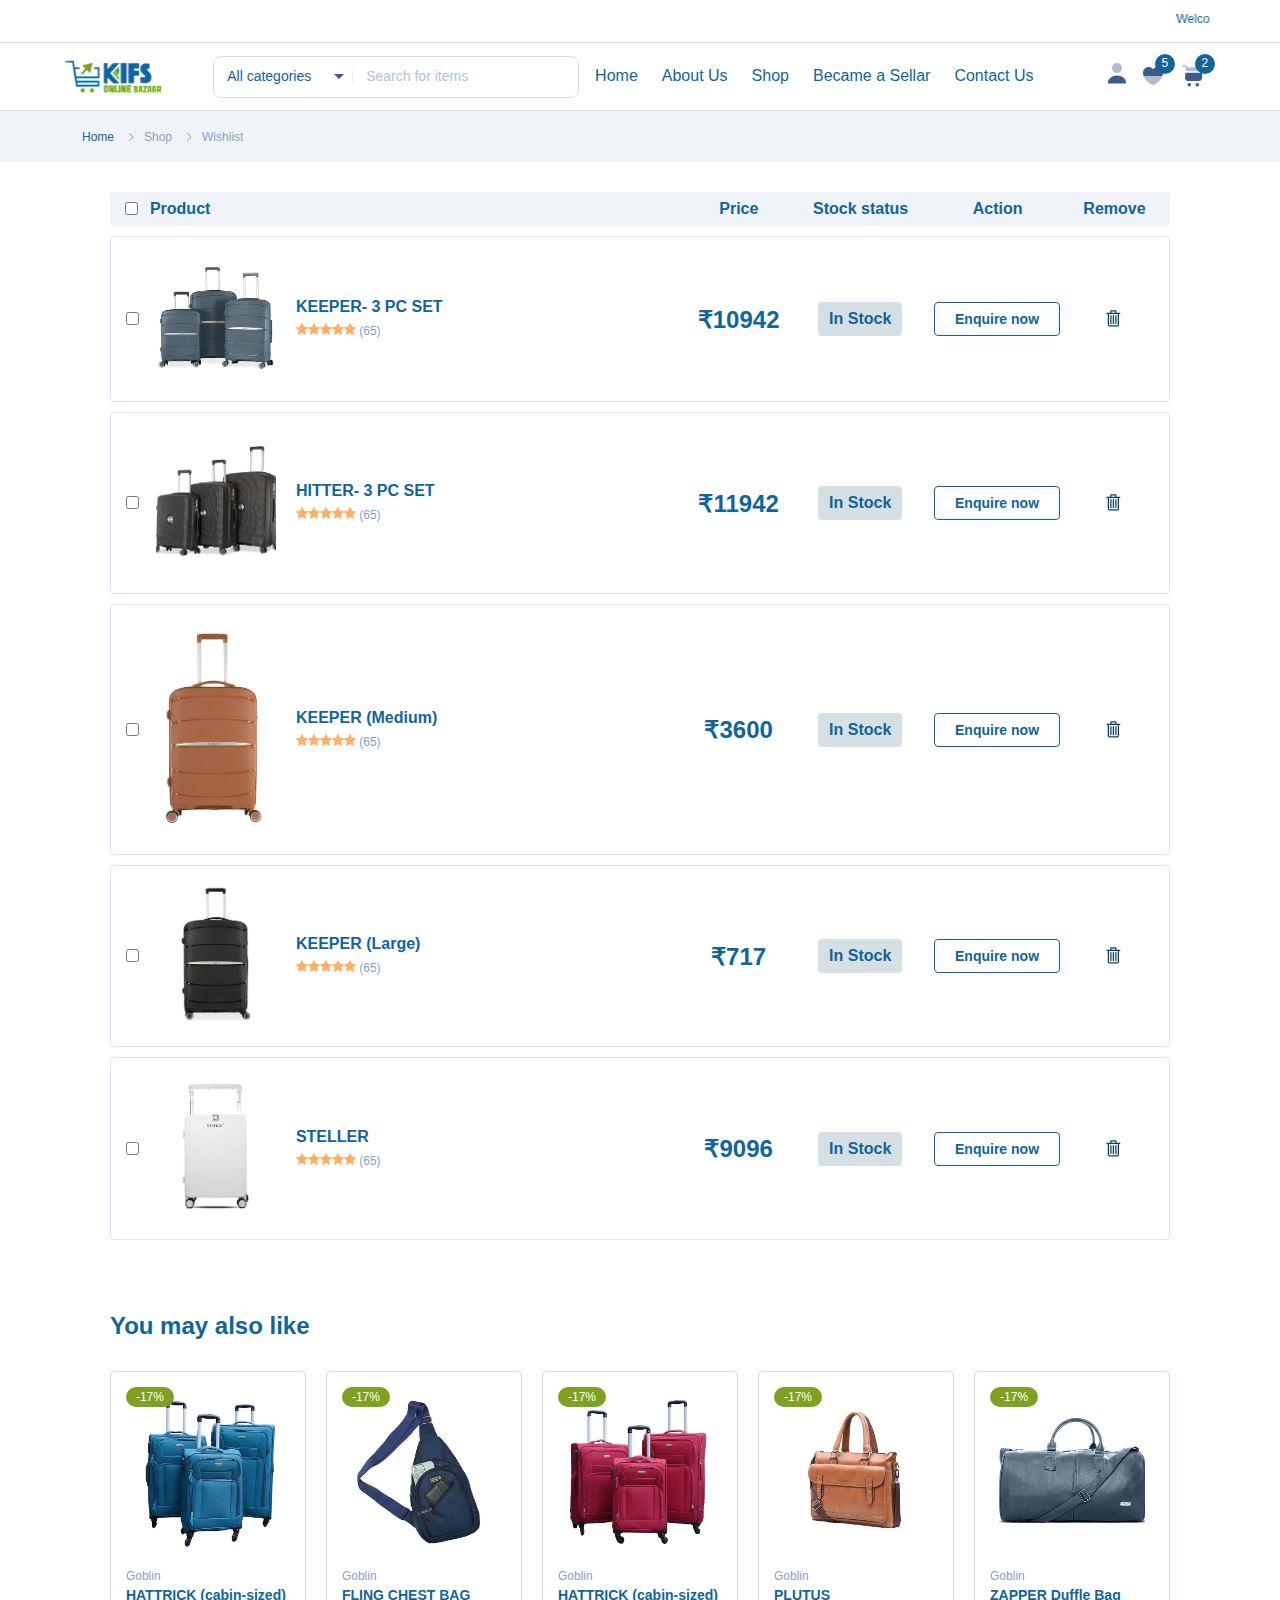
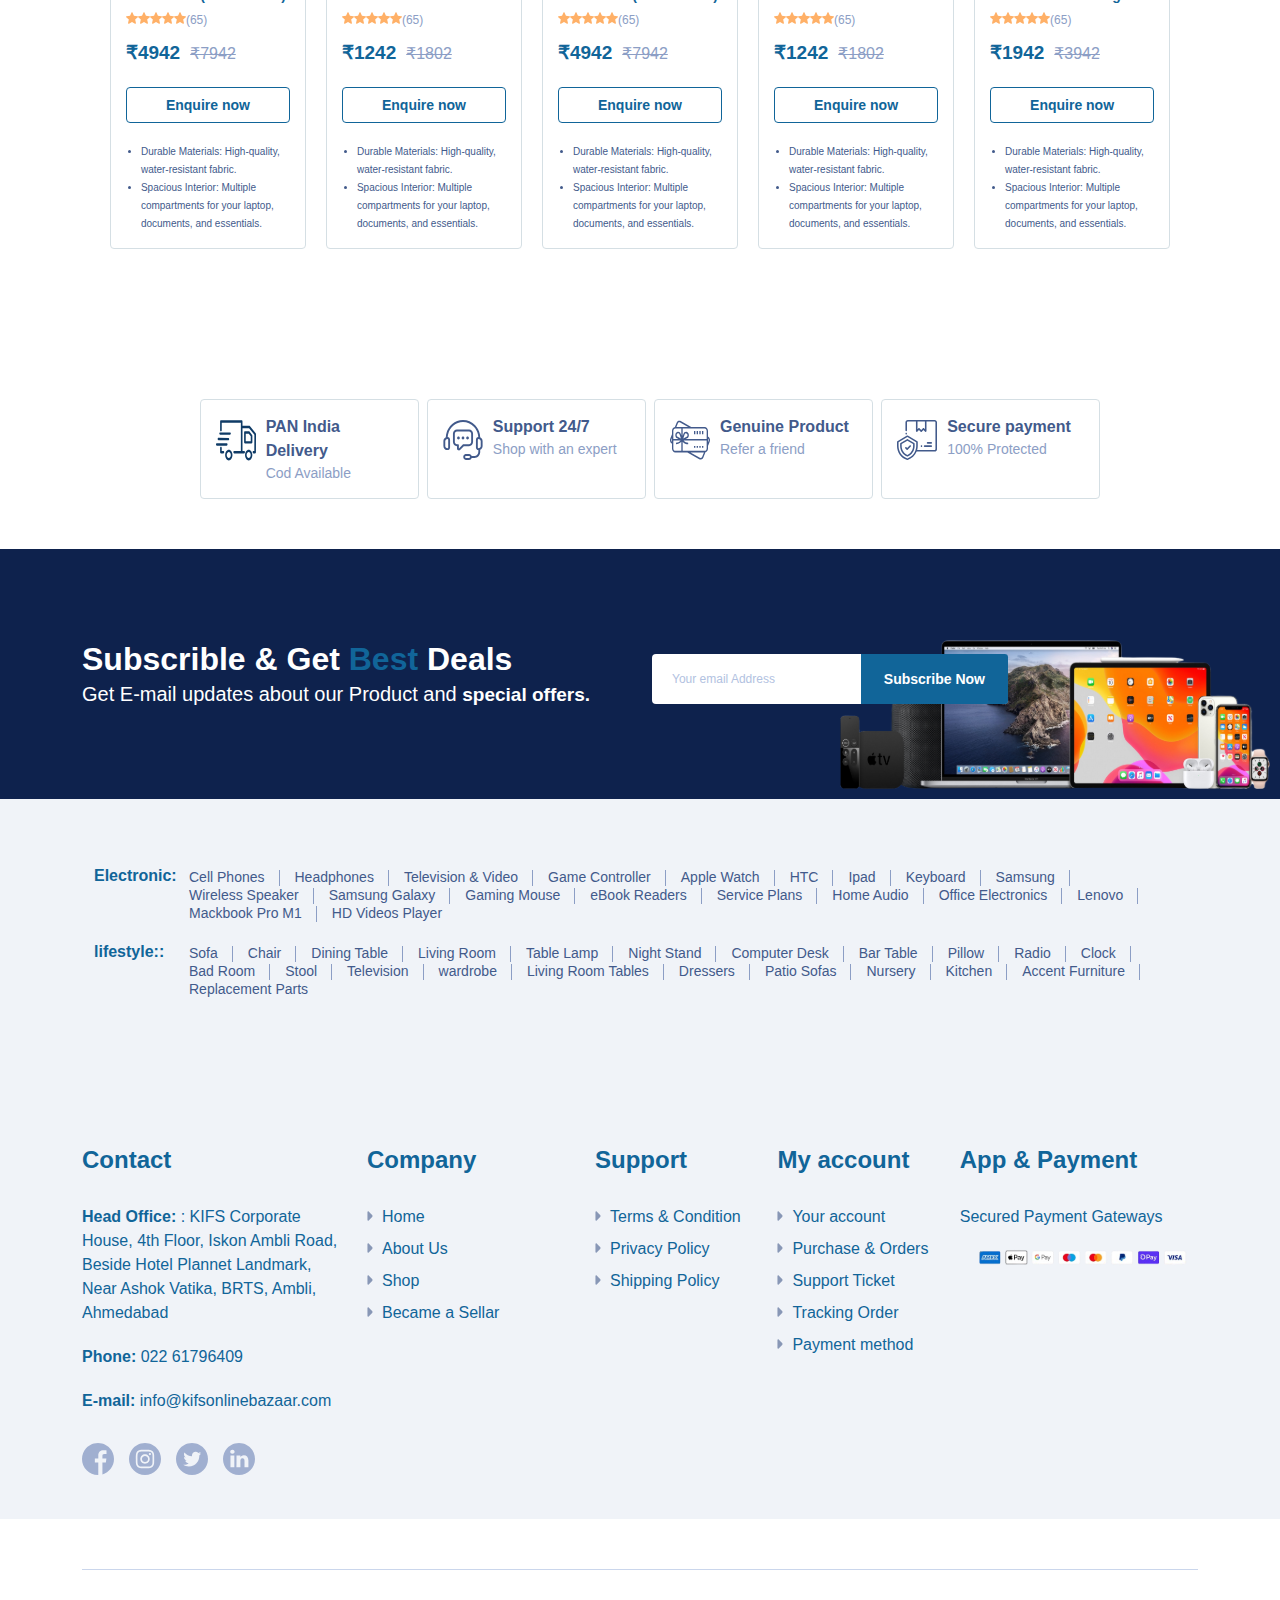
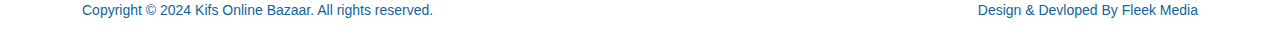
<file: shop-wishlist.html>
<!DOCTYPE html>
<html lang="en">
  <head>
    <meta charset="UTF-8">
    <meta name="viewport" content="width=device-width, initial-scale=1, maximum-scale=1">
    <meta http-equiv="X-UA-Compatible" content="ie=edge">
    <meta name="msapplication-TileColor" content="#0E0E0E">
    <meta name="template-color" content="#0E0E0E">
    <meta name="description" content="Index page">
    <meta name="keywords" content="index, page">
    <meta name="author" content="">
    <link rel="shortcut icon" type="image/x-icon" href="assets/imgs/slider/swiper/kifs-2-removebg-preview 1.svg">
    <link href="assets/css/style.css?v=3.0.0" rel="stylesheet">
    <title>Kifs Online Bazaar</title>
  </head>
  <body>
    <div id="preloader-active">
      <div class="preloader d-flex align-items-center justify-content-center">
        <div class="preloader-inner position-relative">
          <div class="text-center"><img class="mb-10" src="assets/imgs/slider/swiper/kifs-2-removebg-preview 1.svg" alt="Ecom">
          </div>
        </div>
      </div>
    </div>
    <div class="topbar">
      <!-- <div class="container-topbar w-100">
         <div class="menu-topbar-left d-none d-xl-block"> 
         
        </div> 
        <div class="info-topbar d-none d-xl-block"><span class="font-sm-bold color-success"></span></div>
          
       
      </div> -->
      <marquee class="font-xs color-brand-3" scrollamount="3">Welcome To KIFS Online Bazaar  |  One Stop Destination for Electronics, Lifestyle and More</marquee>
    </div>
    <header class="header sticky-bar">
      <div class="container">
        <div class="main-header">
          <div class="header-left">
            <div class="header-logo"><a class="d-flex" href="./index.html"><img alt="Ecom" src="assets/imgs/slider/swiper/kifs-2-removebg-preview 1.svg"></a></div>
            <div class="header-search">
              <div class="box-header-search">
                <form class="form-search" method="post" action="#">
                  <div class="box-category">
                    <select class="select-active select2-hidden-accessible">
                      <option>All categories</option>
                      <option value="Office Bags">Office Bags</option>
                      <option value="Trolley Bags">Trolley Bags</option>
                      <option value="Overnight Bags">Overnight Bags</option>
                      <option value="Duffel Bags">Duffel Bags</option>
                      <option value="Shop All">Shop All</option>
                      <!-- <option value="Mouse &amp; Keyboard">Mouse Keyboard</option>
                      <option value="Headphone">Headphone</option>
                      <option value="Bluetooth devices">Bluetooth devices</option>
                      <option value="Cloud Software">Cloud Software</option> -->
                    </select>
                  </div>
                  <div class="box-keysearch">
                    <input class="form-control font-xs" type="text" value="" placeholder="Search for items">
                  </div>
                </form>
              </div>
            </div>
            <div class="header-nav">
              <nav class="nav-main-menu d-none d-xl-block">
                <ul class="main-menu">
                  <li class=""><a class="active" href="./index.html">Home</a>
                    <!-- <ul class="sub-menu two-col">
                     
                    </ul> -->
                  </li>
                  <li class=""><a href="./page-about-us.html">About Us</a>
                   
                  </li>
                  <li class=""><a href="./shop-grid.html">Shop</a>
                
                  </li>
                  <li class=""><a href="#">Became a Sellar</a>
                    
                  </li>
                  <li class=""><a href="./page-contact.html">Contact Us</a>
                    
                  </li>
                 
                </ul>
              </nav>
              <div class="burger-icon burger-icon-white"><span class="burger-icon-top"></span><span class="burger-icon-mid"></span><span class="burger-icon-bottom"></span></div>
            </div>
            <div class="header-shop">
              <div class="d-inline-block box-dropdown-cart"><span class="font-lg icon-list icon-account"><span>Account</span></span>
                <div class="dropdown-account">
                  <ul>
                    <li><a href="page-login.html">Log in</a></li>
                    <li><a href="shop-wishlist.html">Wishlist</a></li>
                    <li><a href="shop-cart.html">Cart</a></li>
                    <li><a href="shop-wishlist.html">My Wishlist</a></li>
                    <li><a href="page-account.html">Setting</a></li>
                    <!-- <li><a href="page-login.html">Sign out</a></li> -->
                  </ul>
                </div>
              </div><a class="font-lg icon-list icon-wishlist" href="shop-wishlist.html"><span>Wishlist</span><span class="number-item font-xs">5</span></a>
              <div class="d-inline-block box-dropdown-cart"><span class="font-lg icon-list icon-cart"><span>Cart</span><span class="number-item font-xs">2</span></span>
                <div class="dropdown-cart">
                  <div class="item-cart mb-20">
                    <div class="cart-image"><img src="assets/imgs/slider/swiper/bag-15.png" alt="Ecom"></div>
                    <div class="cart-info"><a class="font-sm-bold color-brand-3" href="shop-single-product.html">BOTTEGA Office Bag
                    </a>
                      <p><span class="color-brand-2 font-sm-bold">1 x ₹1942
                      </span></p>
                    </div>
                  </div>
                  <div class="item-cart mb-20">
                    <div class="cart-image"><img src="assets/imgs/slider/swiper/bag-17.png" alt="Ecom"></div>
                    <div class="cart-info"><a class="font-sm-bold color-brand-3" href="shop-single-product-2.html">Virgo Duffle Trolley
                    </a>
                      <p><span class="color-brand-2 font-sm-bold">1 x ₹942
                      </span></p>
                    </div>
                  </div>
                  <div class="border-bottom pt-0 mb-15"></div>
                  <div class="cart-total">
                    <div class="row">
                      <div class="col-6 text-start"><span class="font-md-bold color-brand-3">Total</span></div>
                      <div class="col-6"><span class="font-md-bold color-brand-1">₹2942
                      </span></div>
                    </div>
                    <div class="row mt-15">
                      <div class="col-6 text-start"><a class="btn btn-cart w-auto" href="shop-cart.html">View cart</a></div>
                      <div class="col-6"><a class="btn btn-buy w-auto" href="shop-checkout.html">Checkout</a></div>
                    </div>
                  </div>
                </div>
              <!-- </div><a class="font-lg icon-list icon-compare" href="shop-compare.html"><span>Compare</span></a> -->
            </div>
          </div>
        </div>
      </div>
    </header>
    <div class="mobile-header-active mobile-header-wrapper-style perfect-scrollbar">
      <div class="mobile-header-wrapper-inner">
        <div class="mobile-header-content-area">
          <div class="mobile-logo"><a class="d-flex" href="index.html"><img alt="Ecom" src="assets/imgs/template/kifs-2-removebg-preview 1.png"></a></div>
          <div class="perfect-scroll">
            <div class="mobile-menu-wrap mobile-header-border">
              <nav class="mt-15">
                <ul class="mobile-menu font-heading">
                  <li class=""><a class="active" href="index.html">Home</a>
                   
                      <li><a href="index.html">Homepage - 3</a></li>
               
                    </ul>
                  </li>
                  <li class="has-children"><a href="">About Us</a>
                    <ul class="sub-menu">
                      <li><a href="shop-grid.html">Shop Grid</a></li>
                      <li><a href="shop-grid-2.html">Shop Grid 2</a></li>
                      <li><a href="shop-list.html">Shop List</a></li>
                      <li><a href="shop-list-2.html">Shop List 2</a></li>
                      <li><a href="shop-fullwidth.html">Shop Fullwidth</a></li>
                      <li><a href="shop-single-product.html">Single Product</a></li>
                      <li><a href="shop-single-product-2.html">Single Product 2</a></li>
                      <li><a href="shop-single-product-3.html">Single Product 3</a></li>
                      <li><a href="shop-single-product-4.html">Single Product 4</a></li>
                      <li><a href="shop-cart.html">Shop Cart</a></li>
                      <li><a href="shop-checkout.html">Shop Checkout</a></li>
                      <li><a href="shop-compare.html">Shop Compare</a></li>
                      <li><a href="shop-wishlist.html">Shop Wishlist</a></li>
                    </ul>
                  </li>
                  <li class="has-children"><a href="shop-vendor-list.html">Vendors</a>
                    <ul class="sub-menu">
                      <li><a href="shop-vendor-list.html">Vendors Listing</a></li>
                      <li><a href="shop-vendor-single.html">Vendor Single</a></li>
                    </ul>
                  </li>
                  <li class="has-children"><a href="#">Pages</a>
                    <ul class="sub-menu">
                      <li><a href="page-about-us.html">About Us</a></li>
                      <li><a href="page-contact.html">Contact Us</a></li>
                      <li><a href="page-careers.html">Careers</a></li>
                      <li><a href="page-term.html">Term and Condition</a></li>
                      <li><a href="page-register.html">Register</a></li>
                      <li><a href="page-login.html">Login</a></li>
                      <li><a href="page-404.html">Error 404</a></li>
                    </ul>
                  </li>
                  <li class="has-children"><a href="blog.html">Blog</a>
                    <ul class="sub-menu">
                      <li><a href="blog.html">Blog Grid</a></li>
                      <li><a href="blog-2.html">Blog Grid 2</a></li>
                      <li><a href="blog-list.html">Blog List</a></li>
                      <li><a href="blog-big.html">Blog Big</a></li>
                      <li><a href="blog-single.html">Blog Single - Left sidebar</a></li>
                      <li><a href="blog-single-2.html">Blog Single - Right sidebar</a></li>
                      <li><a href="blog-single-3.html">Blog Single - No sidebar</a></li>
                    </ul>
                  </li>
                  <li><a href="page-contact.html">Contact</a></li>
                </ul>
              </nav>
            </div>
            <div class="mobile-account">
              <div class="mobile-header-top">
                <div class="user-account"><a href="page-account.html"><img src="assets/imgs/template/ava_1.png" alt="Ecom"></a>
                  <div class="content">
                    <h6 class="user-name">Hello<span class="text-brand"> Steven !</span></h6>
                    <p class="font-xs text-muted">You have 3 new messages</p>
                  </div>
                </div>
              </div>
              <ul class="mobile-menu">
                <li><a href="page-account.html">My Account</a></li>
                <li><a href="page-account.html">Order Tracking</a></li>
                <li><a href="page-account.html">My Orders</a></li>
                <li><a href="page-account.html">My Wishlist</a></li>
                <li><a href="page-account.html">Setting</a></li>
                <li><a href="page-login.html">Sign out</a></li>
              </ul>
            </div>
            <div class="mobile-banner">
              <div class="bg-5 block-iphone"><span class="color-brand-3 font-sm-lh32">Starting from $899</span>
                <h3 class="font-xl mb-10">iPhone 12 Pro 128Gb</h3>
                <p class="font-base color-brand-3 mb-10">Special Sale</p><a class="btn btn-arrow" href="shop-grid.html">learn more</a>
              </div>
            </div>
            <div class="site-copyright color-gray-400 mt-30">Copyright 2022 &copy; Ecom - Marketplace Template.<br>Designed by<a href="http://alithemes.com" target="_blank">&nbsp; AliThemes</a></div>
          </div>
        </div>
      </div>
    </div>

    <div class="mobile-header-active mobile-header-wrapper-style perfect-scrollbar">
      <div class="mobile-header-wrapper-inner">
        <div class="mobile-header-content-area">
          <div class="mobile-logo"><a class="d-flex" href="index.html"><img alt="Ecom" src="assets/imgs/template/kifs-2-removebg-preview 1.png"></a></div>
          <div class="perfect-scroll">
            <div class="mobile-menu-wrap mobile-header-border">
              <nav class="mt-15">
                <ul class="mobile-menu font-heading">
                  <li class="has-children"><a class="active" href="index.html">Home</a>
                  
                  </li>
                  <li class="has-children"><a href="./page-about-us.html">About Us</a>
              
                  </li>
                  <li class="has-children"><a href="./shop-grid.html">Shop</a>
                   
                  </li>
                  <li class="has-children"><a href="#">Became a Sellar</a>
               
                  </li>
                  <li class="has-children"><a href="./page-contact.html">Contact Us</a>
               
                  </li>
                  
                  
                 
                </ul>
              </nav>
            </div>
            <div class="mobile-account">
              <div class="mobile-header-top">
                <div class="user-account"><a href="page-account.html"><img src="assets/imgs/template/ava_1.png" alt="Ecom"></a>
                  <div class="content">
                    <h6 class="user-name">Hello<span class="text-brand"> Steven !</span></h6>
                    <p class="font-xs text-muted">You have 3 new messages</p>
                  </div>
                </div>
              </div>
              <ul class="mobile-menu">
                <li><a href="page-account.html">My Account</a></li>
                <li><a href="page-account.html">Order Tracking</a></li>
                <li><a href="page-account.html">My Orders</a></li>
                <li><a href="page-account.html">My Wishlist</a></li>
                <li><a href="page-account.html">Setting</a></li>
                <li><a href="page-login.html">Sign out</a></li>
              </ul>
            </div>
            <div class="site-copyright color-gray-400 mt-30">Copyright 2024 &copy; Kifs Online Bazaar .<br>Designed And Devloped By Fleek Media<a href="#" target="_blank">&nbsp; </a></div>
          </div>
        </div>
      </div>
    </div>
    <main class="main">
      <div class="section-box">
        <div class="breadcrumbs-div">
          <div class="container">
            <ul class="breadcrumb">
              <li><a class="font-xs color-gray-1000" href="index.html">Home</a></li>
              <li><a class="font-xs color-gray-500" href="shop-grid.html">Shop</a></li>
              <li><a class="font-xs color-gray-500" href="shop-wishlist.html">Wishlist</a></li>
            </ul>
          </div>
        </div>
      </div>
      <section class="section-box shop-template">
        <div class="container">
          <div class="box-wishlist">
            <div class="head-wishlist">
              <div class="item-wishlist">
                <div class="wishlist-cb">
                  <input class="cb-layout cb-all" type="checkbox">
                </div>
                <div class="wishlist-product"><span class="font-md-bold color-brand-3">Product</span></div>
                <div class="wishlist-price"><span class="font-md-bold color-brand-3">Price</span></div>
                <div class="wishlist-status"><span class="font-md-bold color-brand-3">Stock status</span></div>
                <div class="wishlist-action"><span class="font-md-bold color-brand-3">Action</span></div>
                <div class="wishlist-remove"><span class="font-md-bold color-brand-3">Remove</span></div>
              </div>
            </div>
            <div class="content-wishlist">
              <div class="item-wishlist">
                <div class="wishlist-cb">
                  <input class="cb-layout cb-select" type="checkbox">
                </div>
                <div class="wishlist-product">
                  <div class="product-wishlist">
                    <div class="product-image"><a href="shop-single-product.html"><img src="assets/imgs/slider/swiper/bag-11.png" alt="Ecom"></a></div>
                    <div class="product-info"><a href="shop-single-product.html">
                        <h6 class="color-brand-3">KEEPER- 3 PC SET
                        </h6></a>
                      <div class="rating"><img src="assets/imgs/template/icons/star.svg" alt="Ecom"><img src="assets/imgs/template/icons/star.svg" alt="Ecom"><img src="assets/imgs/template/icons/star.svg" alt="Ecom"><img src="assets/imgs/template/icons/star.svg" alt="Ecom"><img src="assets/imgs/template/icons/star.svg" alt="Ecom"><span class="font-xs color-gray-500"> (65)</span></div>
                    </div>
                  </div>
                </div>
                <div class="wishlist-price">
                  <h4 class="color-brand-3">₹10942</h4>
                </div>
                <div class="wishlist-status"><span class="btn btn-gray font-md-bold color-brand-3">In Stock</span></div>
                <div class="wishlist-action"><a class="btn btn-cart font-sm-bold" href="shop-cart.html">Enquire now</a></div>
                <div class="wishlist-remove"><a class="btn btn-delete" href="#"></a></div>
              </div>
              <div class="item-wishlist">
                <div class="wishlist-cb">
                  <input class="cb-layout cb-select" type="checkbox">
                </div>
                <div class="wishlist-product">
                  <div class="product-wishlist">
                    <div class="product-image"><a href="shop-single-product.html"><img src="./assets/imgs/slider/swiper/bag-12.png" alt="Ecom"></a></div>
                    <div class="product-info"><a href="shop-single-product.html">
                        <h6 class="color-brand-3">HITTER- 3 PC SET
                        </h6></a>
                      <div class="rating"><img src="assets/imgs/template/icons/star.svg" alt="Ecom"><img src="assets/imgs/template/icons/star.svg" alt="Ecom"><img src="assets/imgs/template/icons/star.svg" alt="Ecom"><img src="assets/imgs/template/icons/star.svg" alt="Ecom"><img src="assets/imgs/template/icons/star.svg" alt="Ecom"><span class="font-xs color-gray-500"> (65)</span></div>
                    </div>
                  </div>
                </div>
                <div class="wishlist-price">
                  <h4 class="color-brand-3">₹11942</h4>
                </div>
                <div class="wishlist-status"><span class="btn btn-gray font-md-bold color-brand-3">In Stock</span></div>
                <div class="wishlist-action"><a class="btn btn-cart font-sm-bold" href="shop-cart.html">Enquire now</a></div>
                <div class="wishlist-remove"><a class="btn btn-delete" href="#"></a></div>
              </div>
              <div class="item-wishlist">
                <div class="wishlist-cb">
                  <input class="cb-layout cb-select" type="checkbox">
                </div>
                <div class="wishlist-product">
                  <div class="product-wishlist">
                    <div class="product-image"><a href="shop-single-product.html"><img src="./assets/imgs/slider/swiper/bag-13.png" alt="Ecom"></a></div>
                    <div class="product-info"><a href="shop-single-product.html">
                        <h6 class="color-brand-3">KEEPER (Medium)
                        </h6></a>
                      <div class="rating"><img src="assets/imgs/template/icons/star.svg" alt="Ecom"><img src="assets/imgs/template/icons/star.svg" alt="Ecom"><img src="assets/imgs/template/icons/star.svg" alt="Ecom"><img src="assets/imgs/template/icons/star.svg" alt="Ecom"><img src="assets/imgs/template/icons/star.svg" alt="Ecom"><span class="font-xs color-gray-500"> (65)</span></div>
                    </div>
                  </div>
                </div>
                <div class="wishlist-price">
                  <h4 class="color-brand-3">₹3600</h4>
                </div>
                <div class="wishlist-status"><span class="btn btn-gray font-md-bold color-brand-3">In Stock</span></div>
                <div class="wishlist-action"><a class="btn btn-cart font-sm-bold" href="shop-cart.html">Enquire now</a></div>
                <div class="wishlist-remove"><a class="btn btn-delete" href="#"></a></div>
              </div>
              <div class="item-wishlist">
                <div class="wishlist-cb">
                  <input class="cb-layout cb-select" type="checkbox">
                </div>
                <div class="wishlist-product">
                  <div class="product-wishlist">
                    <div class="product-image"><a href="shop-single-product.html"><img src="assets/imgs/slider/swiper/bag-14.png" alt="Ecom"></a></div>
                    <div class="product-info"><a href="shop-single-product.html">
                        <h6 class="color-brand-3">KEEPER (Large)

                        </h6></a>
                      <div class="rating"><img src="assets/imgs/template/icons/star.svg" alt="Ecom"><img src="assets/imgs/template/icons/star.svg" alt="Ecom"><img src="assets/imgs/template/icons/star.svg" alt="Ecom"><img src="assets/imgs/template/icons/star.svg" alt="Ecom"><img src="assets/imgs/template/icons/star.svg" alt="Ecom"><span class="font-xs color-gray-500"> (65)</span></div>
                    </div>
                  </div>
                </div>
                <div class="wishlist-price">
                  <h4 class="color-brand-3">₹717</h4>
                </div>
                <div class="wishlist-status"><span class="btn btn-gray font-md-bold color-brand-3">In Stock</span></div>
                <div class="wishlist-action"><a class="btn btn-cart font-sm-bold" href="shop-cart.html">Enquire now</a></div>
                <div class="wishlist-remove"><a class="btn btn-delete" href="#"></a></div>
              </div>
              <div class="item-wishlist">
                <div class="wishlist-cb">
                  <input class="cb-layout cb-select" type="checkbox">
                </div>
                <div class="wishlist-product">
                  <div class="product-wishlist">
                    <div class="product-image"><a href="shop-single-product.html"><img src="./assets/imgs/slider/swiper/bag-19.png" alt="Ecom"></a></div>
                    <div class="product-info"><a href="shop-single-product.html">
                        <h6 class="color-brand-3">STELLER
                        </h6></a>
                      <div class="rating"><img src="assets/imgs/template/icons/star.svg" alt="Ecom"><img src="assets/imgs/template/icons/star.svg" alt="Ecom"><img src="assets/imgs/template/icons/star.svg" alt="Ecom"><img src="assets/imgs/template/icons/star.svg" alt="Ecom"><img src="assets/imgs/template/icons/star.svg" alt="Ecom"><span class="font-xs color-gray-500"> (65)</span></div>
                    </div>
                  </div>
                </div>
                <div class="wishlist-price">
                  <h4 class="color-brand-3">₹9096</h4>
                </div>
                <div class="wishlist-status"><span class="btn btn-gray font-md-bold color-brand-3">In Stock</span></div>
                <div class="wishlist-action"><a class="btn btn-cart font-sm-bold" href="shop-cart.html">Enquire now</a></div>
                <div class="wishlist-remove"><a class="btn btn-delete" href="#"></a></div>
              </div>
             
               
          </div>
          <h4 class="color-brand-3">You may also like</h4>
          <div class="list-products-5 mt-20 mb-40">
            <div class="card-grid-style-3">
              <div class="card-grid-inner">
                <div class="tools"><a class="btn btn-trend btn-tooltip mb-10" href="#" aria-label="Trend"
                    data-bs-placement="left"></a><a class="btn btn-wishlist btn-tooltip mb-10"
                    href="shop-wishlist.html" aria-label="Add To Wishlist"></a><a
                    class="btn btn-compare btn-tooltip mb-10" href="shop-compare.html" aria-label="Compare"></a><a
                    class="btn btn-quickview btn-tooltip" aria-label="Quick view" href="#ModalQuickview"
                    data-bs-toggle="modal"></a></div>
                <div class="image-box"><span class="label bg-brand-2">-17%</span><a
                    href="shop-single-product.html"><img src="assets/imgs/slider/swiper/bag-28.png" alt="Ecom"></a>
                </div>
                <div class="info-right"><a class="font-xs color-gray-500"
                    href="shop-vendor-single.html">Goblin</a><br><a class="color-brand-3 font-sm-bold"
                    href="shop-single-product.html">HATTRICK (cabin-sized)



                  </a>
                  <div class="rating"><img src="assets/imgs/template/icons/star.svg" alt="Ecom"><img
                      src="assets/imgs/template/icons/star.svg" alt="Ecom"><img
                      src="assets/imgs/template/icons/star.svg" alt="Ecom"><img
                      src="assets/imgs/template/icons/star.svg" alt="Ecom"><img
                      src="assets/imgs/template/icons/star.svg" alt="Ecom"><span
                      class="font-xs color-gray-500">(65)</span></div>
                  <div class="price-info"><strong class="font-lg-bold color-brand-3 price-main">₹4942</strong><span
                      class="color-gray-500 price-line">₹7942</span></div>
                  <div class="mt-20 box-btn-cart"><a class="btn btn-cart" href="shop-cart.html">Enquire now</a>
                  </div>
                  <ul class="list-features">
                    <li>Durable Materials: High-quality, water-resistant fabric.</li>
                    <li>Spacious Interior: Multiple compartments for your laptop, documents, and essentials.</li>
                  </ul>
                </div>
              </div>
            </div>
            <div class="card-grid-style-3">
              <div class="card-grid-inner">
                <div class="tools"><a class="btn btn-trend btn-tooltip mb-10" href="#" aria-label="Trend"
                    data-bs-placement="left"></a><a class="btn btn-wishlist btn-tooltip mb-10"
                    href="shop-wishlist.html" aria-label="Add To Wishlist"></a><a
                    class="btn btn-compare btn-tooltip mb-10" href="shop-compare.html" aria-label="Compare"></a><a
                    class="btn btn-quickview btn-tooltip" aria-label="Quick view" href="#ModalQuickview"
                    data-bs-toggle="modal"></a></div>
                <div class="image-box"><span class="label bg-brand-2">-17%</span><a
                    href="shop-single-product.html"><img src="assets/imgs/slider/swiper/bag-27.png" alt="Ecom"></a>
                </div>
                <div class="info-right"><a class="font-xs color-gray-500"
                    href="shop-vendor-single.html">Goblin</a><br><a class="color-brand-3 font-sm-bold"
                    href="shop-single-product.html">FLING CHEST BAG




                  </a>
                  <div class="rating"><img src="assets/imgs/template/icons/star.svg" alt="Ecom"><img
                      src="assets/imgs/template/icons/star.svg" alt="Ecom"><img
                      src="assets/imgs/template/icons/star.svg" alt="Ecom"><img
                      src="assets/imgs/template/icons/star.svg" alt="Ecom"><img
                      src="assets/imgs/template/icons/star.svg" alt="Ecom"><span
                      class="font-xs color-gray-500">(65)</span></div>
                  <div class="price-info"><strong class="font-lg-bold color-brand-3 price-main">₹1242</strong><span
                      class="color-gray-500 price-line">₹1802</span></div>
                  <div class="mt-20 box-btn-cart"><a class="btn btn-cart" href="shop-cart.html">Enquire now</a>
                  </div>
                  <ul class="list-features">
                    <li>Durable Materials: High-quality, water-resistant fabric.</li>
                    <li>Spacious Interior: Multiple compartments for your laptop, documents, and essentials.</li>
                  </ul>
                </div>
              </div>
            </div>
            <div class="card-grid-style-3">
              <div class="card-grid-inner">
                <div class="tools"><a class="btn btn-trend btn-tooltip mb-10" href="#" aria-label="Trend"
                    data-bs-placement="left"></a><a class="btn btn-wishlist btn-tooltip mb-10"
                    href="shop-wishlist.html" aria-label="Add To Wishlist"></a><a
                    class="btn btn-compare btn-tooltip mb-10" href="shop-compare.html" aria-label="Compare"></a><a
                    class="btn btn-quickview btn-tooltip" aria-label="Quick view" href="#ModalQuickview"
                    data-bs-toggle="modal"></a></div>
                <div class="image-box"><span class="label bg-brand-2">-17%</span><a
                    href="shop-single-product.html"><img src="assets/imgs/slider/swiper/bag-24.png" alt="Ecom"></a>
                </div>
                <div class="info-right"><a class="font-xs color-gray-500"
                    href="shop-vendor-single.html">Goblin</a><br><a class="color-brand-3 font-sm-bold"
                    href="shop-single-product.html">HATTRICK (cabin-sized)



                  </a>
                  <div class="rating"><img src="assets/imgs/template/icons/star.svg" alt="Ecom"><img
                      src="assets/imgs/template/icons/star.svg" alt="Ecom"><img
                      src="assets/imgs/template/icons/star.svg" alt="Ecom"><img
                      src="assets/imgs/template/icons/star.svg" alt="Ecom"><img
                      src="assets/imgs/template/icons/star.svg" alt="Ecom"><span
                      class="font-xs color-gray-500">(65)</span></div>
                  <div class="price-info"><strong class="font-lg-bold color-brand-3 price-main">₹4942</strong><span
                      class="color-gray-500 price-line">₹7942</span></div>
                  <div class="mt-20 box-btn-cart"><a class="btn btn-cart" href="shop-cart.html">Enquire now</a>
                  </div>
                  <ul class="list-features">
                    <li>Durable Materials: High-quality, water-resistant fabric.</li>
                    <li>Spacious Interior: Multiple compartments for your laptop, documents, and essentials.</li>
                  </ul>
                </div>
              </div>
            </div>
            <div class="card-grid-style-3">
              <div class="card-grid-inner">
                <div class="tools"><a class="btn btn-trend btn-tooltip mb-10" href="#" aria-label="Trend"
                    data-bs-placement="left"></a><a class="btn btn-wishlist btn-tooltip mb-10"
                    href="shop-wishlist.html" aria-label="Add To Wishlist"></a><a
                    class="btn btn-compare btn-tooltip mb-10" href="shop-compare.html" aria-label="Compare"></a><a
                    class="btn btn-quickview btn-tooltip" aria-label="Quick view" href="#ModalQuickview"
                    data-bs-toggle="modal"></a></div>
                <div class="image-box"><span class="label bg-brand-2">-17%</span><a
                    href="shop-single-product.html"><img src="assets/imgs/slider/swiper/bag-29.png" alt="Ecom"></a>
                </div>
                <div class="info-right"><a class="font-xs color-gray-500"
                    href="shop-vendor-single.html">Goblin</a><br><a class="color-brand-3 font-sm-bold"
                    href="shop-single-product.html">PLUTUS




                  </a>
                  <div class="rating"><img src="assets/imgs/template/icons/star.svg" alt="Ecom"><img
                      src="assets/imgs/template/icons/star.svg" alt="Ecom"><img
                      src="assets/imgs/template/icons/star.svg" alt="Ecom"><img
                      src="assets/imgs/template/icons/star.svg" alt="Ecom"><img
                      src="assets/imgs/template/icons/star.svg" alt="Ecom"><span
                      class="font-xs color-gray-500">(65)</span></div>
                  <div class="price-info"><strong class="font-lg-bold color-brand-3 price-main">₹1242</strong><span
                      class="color-gray-500 price-line">₹1802</span></div>
                  <div class="mt-20 box-btn-cart"><a class="btn btn-cart" href="shop-cart.html">Enquire now</a>
                  </div>
                  <ul class="list-features">
                    <li>Durable Materials: High-quality, water-resistant fabric.</li>
                    <li>Spacious Interior: Multiple compartments for your laptop, documents, and essentials.</li>
                  </ul>
                </div>
              </div>
            </div>
            <div class="card-grid-style-3">
              <div class="card-grid-inner">
                <div class="tools"><a class="btn btn-trend btn-tooltip mb-10" href="#" aria-label="Trend"
                    data-bs-placement="left"></a><a class="btn btn-wishlist btn-tooltip mb-10"
                    href="shop-wishlist.html" aria-label="Add To Wishlist"></a><a
                    class="btn btn-compare btn-tooltip mb-10" href="shop-compare.html" aria-label="Compare"></a><a
                    class="btn btn-quickview btn-tooltip" aria-label="Quick view" href="#ModalQuickview"
                    data-bs-toggle="modal"></a></div>
                <div class="image-box"><span class="label bg-brand-2">-17%</span><a
                    href="shop-single-product.html"><img src="assets/imgs/slider/swiper/bag-15.png" alt="Ecom"></a>
                </div>
                <div class="info-right"><a class="font-xs color-gray-500"
                    href="shop-vendor-single.html">Goblin</a><br><a class="color-brand-3 font-sm-bold"
                    href="shop-single-product.html">ZAPPER Duffle Bag



                  </a>
                  <div class="rating"><img src="assets/imgs/template/icons/star.svg" alt="Ecom"><img
                      src="assets/imgs/template/icons/star.svg" alt="Ecom"><img
                      src="assets/imgs/template/icons/star.svg" alt="Ecom"><img
                      src="assets/imgs/template/icons/star.svg" alt="Ecom"><img
                      src="assets/imgs/template/icons/star.svg" alt="Ecom"><span
                      class="font-xs color-gray-500">(65)</span></div>
                  <div class="price-info"><strong class="font-lg-bold color-brand-3 price-main">₹1942</strong><span
                      class="color-gray-500 price-line">₹3942</span></div>
                  <div class="mt-20 box-btn-cart"><a class="btn btn-cart" href="shop-cart.html">Enquire now</a>
                  </div>
                  <ul class="list-features">
                    <li>Durable Materials: High-quality, water-resistant fabric.</li>
                    <li>Spacious Interior: Multiple compartments for your laptop, documents, and essentials.</li>
                  </ul>
                </div>
              </div>
            </div>
          </div>
          
        </div>
      </section>
      <section class="section-box mt-90 mb-50">
        <div class="section-box mt-10">
          <div class="container">
            <ul class="list-col-5 d-flex mx-auto justify-content-center">
              <li>
                <div class="item-list">
                  <div class="icon-left"><img src="assets/imgs/template/50x50tr.svg" alt="Ecom"></div>
                  <div class="info-right">
                    <h5 class="font-lg-bold color-gray-100">PAN India Delivery</h5>
                    <p class="font-sm color-gray-500">Cod Available</p>
                  </div>
                </div>
              </li>
              <li>
                <div class="item-list">
                  <div class="icon-left"><img src="assets/imgs/template/support.svg" alt="Ecom"></div>
                  <div class="info-right">
                    <h5 class="font-lg-bold color-gray-100">Support 24/7</h5>
                    <p class="font-sm color-gray-500">Shop with an expert</p>
                  </div>
                </div>
              </li>
              <li>
                <div class="item-list">
                  <div class="icon-left"><img src="assets/imgs/template/voucher.svg" alt="Ecom"></div>
                  <div class="info-right">
                    <h5 class="font-lg-bold color-gray-100">Genuine Product</h5>
                    <p class="font-sm color-gray-500">Refer a friend</p>
                  </div>
                </div>
              </li>
              <!-- <li>
                <div class="item-list">
                  <div class="icon-left"><img src="assets/imgs/template/return.svg" alt="Ecom"></div>
                  <div class="info-right">
                    <h5 class="font-lg-bold color-gray-100">Return &amp; Refund</h5>
                    <p class="font-sm color-gray-500">Free return over ₹200</p>
                  </div>
                </div>
              </li> -->
              <li>
                <div class="item-list">
                  <div class="icon-left"><img src="assets/imgs/template/secure.svg" alt="Ecom"></div>
                  <div class="info-right">
                    <h5 class="font-lg-bold color-gray-100">Secure payment</h5>
                    <p class="font-sm color-gray-500">100% Protected</p>
                  </div>
                </div>
              </li>
            </ul>
          </div>
        </div>
      </section>
      <section class="section-box box-newsletter">
        <div class="container">
          <div class="row">
            <div class="col-lg-6 col-md-7 col-sm-12">
              <h3 class="color-white">Subscrible &amp; Get <span class="color-warning">Best</span> Deals</h3>
              <p class="font-lg color-white">Get E-mail updates about our Product and <span class="font-lg-bold">special offers.</span></p>
            </div>
            <div class="col-lg-4 col-md-5 col-sm-12">
              <div class="box-form-newsletter mt-15">
                <form class="form-newsletter">
                  <input class="input-newsletter font-xs" value="" placeholder="Your email Address">
                  <button class="btn btn-brand-2">Subscribe Now</button>
                </form>
              </div>
            </div>
          </div>
        </div>
      </section>
      <div class="modal fade" id="ModalQuickview" tabindex="-1" aria-hidden="true" style="display: none;">
        <div class="modal-dialog modal-xl">
          <div class="modal-content apply-job-form">
            <button class="btn-close" type="button" data-bs-dismiss="modal" aria-label="Close"></button>
            <div class="modal-body p-30">
              <div class="row">
                <div class="col-lg-6">
                  <div class="gallery-image">
                    <div class="galleries-2">
                      <div class="detail-gallery">
                        <div class="product-image-slider-2">
                          <figure class="border-radius-10"><img src="assets/imgs/page/product/img-gallery-1.jpg" alt="product image"></figure>
                          <figure class="border-radius-10"><img src="assets/imgs/page/product/img-gallery-2.jpg" alt="product image"></figure>
                          <figure class="border-radius-10"><img src="assets/imgs/page/product/img-gallery-3.jpg" alt="product image"></figure>
                          <figure class="border-radius-10"><img src="assets/imgs/page/product/img-gallery-4.jpg" alt="product image"></figure>
                          <figure class="border-radius-10"><img src="assets/imgs/page/product/img-gallery-5.jpg" alt="product image"></figure>
                          <figure class="border-radius-10"><img src="assets/imgs/page/product/img-gallery-6.jpg" alt="product image"></figure>
                          <figure class="border-radius-10"><img src="assets/imgs/page/product/img-gallery-7.jpg" alt="product image"></figure>
                        </div>
                      </div>
                      <div class="slider-nav-thumbnails-2">
                        <div>
                          <div class="item-thumb"><img src="assets/imgs/page/product/img-gallery-1.jpg" alt="product image"></div>
                        </div>
                        <div>
                          <div class="item-thumb"><img src="assets/imgs/page/product/img-gallery-2.jpg" alt="product image"></div>
                        </div>
                        <div>
                          <div class="item-thumb"><img src="assets/imgs/page/product/img-gallery-3.jpg" alt="product image"></div>
                        </div>
                        <div>
                          <div class="item-thumb"><img src="assets/imgs/page/product/img-gallery-4.jpg" alt="product image"></div>
                        </div>
                        <div>
                          <div class="item-thumb"><img src="assets/imgs/page/product/img-gallery-5.jpg" alt="product image"></div>
                        </div>
                        <div>
                          <div class="item-thumb"><img src="assets/imgs/page/product/img-gallery-6.jpg" alt="product image"></div>
                        </div>
                        <div>
                          <div class="item-thumb"><img src="assets/imgs/page/product/img-gallery-7.jpg" alt="product image"></div>
                        </div>
                      </div>
                    </div>
                  </div>
                  <div class="box-tags">
                    <div class="d-inline-block mr-25"><span class="font-sm font-medium color-gray-900">Category:</span><a class="link" href="#">Smartphones</a></div>
                    <div class="d-inline-block"><span class="font-sm font-medium color-gray-900">Tags:</span><a class="link" href="#">Blue</a>,<a class="link" href="#">Smartphone</a></div>
                  </div>
                </div>
                <div class="col-lg-6">
                  <div class="product-info">
                    <h5 class="mb-15">SAMSUNG Galaxy S22 Ultra, 8K Camera & Video, Brightest Display Screen, S Pen Pro</h5>
                    <div class="info-by"><span class="bytext color-gray-500 font-xs font-medium">by</span><a class="byAUthor color-gray-900 font-xs font-medium" href="shop-vendor-list.html"> Ecom Tech</a>
                      <div class="rating d-inline-block"><img src="assets/imgs/template/icons/star.svg" alt="Ecom"><img src="assets/imgs/template/icons/star.svg" alt="Ecom"><img src="assets/imgs/template/icons/star.svg" alt="Ecom"><img src="assets/imgs/template/icons/star.svg" alt="Ecom"><img src="assets/imgs/template/icons/star.svg" alt="Ecom"><span class="font-xs color-gray-500 font-medium"> (65 reviews)</span></div>
                    </div>
                    <div class="border-bottom pt-10 mb-20"></div>
                    <div class="box-product-price">
                      <h3 class="color-brand-3 price-main d-inline-block mr-10">$2856.3</h3><span class="color-gray-500 price-line font-xl line-througt">$3225.6</span>
                    </div>
                    <div class="product-description mt-10 color-gray-900">
                      <ul class="list-dot">
                        <li>8k super steady video</li>
                        <li>Nightography plus portait mode</li>
                        <li>50mp photo resolution plus bright display</li>
                        <li>Adaptive color contrast</li>
                        <li>premium design & craftmanship</li>
                        <li>Long lasting battery plus fast charging</li>
                      </ul>
                    </div>
                    <div class="box-product-color mt-10">
                      <p class="font-sm color-gray-900">Color:<span class="color-brand-2 nameColor">Pink Gold</span></p>
                      <ul class="list-colors">
                        <li class="disabled"><img src="assets/imgs/page/product/img-gallery-1.jpg" alt="Ecom" title="Pink"></li>
                        <li><img src="assets/imgs/page/product/img-gallery-2.jpg" alt="Ecom" title="Gold"></li>
                        <li><img src="assets/imgs/page/product/img-gallery-3.jpg" alt="Ecom" title="Pink Gold"></li>
                        <li><img src="assets/imgs/page/product/img-gallery-4.jpg" alt="Ecom" title="Silver"></li>
                        <li class="active"><img src="assets/imgs/page/product/img-gallery-5.jpg" alt="Ecom" title="Pink Gold"></li>
                        <li class="disabled"><img src="assets/imgs/page/product/img-gallery-6.jpg" alt="Ecom" title="Black"></li>
                        <li class="disabled"><img src="assets/imgs/page/product/img-gallery-7.jpg" alt="Ecom" title="Red"></li>
                      </ul>
                    </div>
                    <div class="box-product-style-size mt-10">
                      <div class="row">
                        <div class="col-lg-12 mb-10">
                          <p class="font-sm color-gray-900">Style:<span class="color-brand-2 nameStyle">S22</span></p>
                          <ul class="list-styles">
                            <li class="disabled" title="S22 Ultra">S22 Ultra</li>
                            <li class="active" title="S22">S22</li>
                            <li title="S22 + Standing Cover">S22 + Standing Cover</li>
                          </ul>
                        </div>
                        <div class="col-lg-12 mb-10">
                          <p class="font-sm color-gray-900">Size:<span class="color-brand-2 nameSize">512GB</span></p>
                          <ul class="list-sizes">
                            <li class="disabled" title="1GB">1GB</li>
                            <li class="active" title="512 GB">512 GB</li>
                            <li title="256 GB">256 GB</li>
                            <li title="128 GB">128 GB</li>
                            <li class="disabled" title="64GB">64GB</li>
                          </ul>
                        </div>
                      </div>
                    </div>
                    <div class="buy-product mt-5">
                      <p class="font-sm mb-10">Quantity</p>
                      <div class="box-quantity">
                        <div class="input-quantity">
                          <input class="font-xl color-brand-3" type="text" value="1"><span class="minus-cart"></span><span class="plus-cart"></span>
                        </div>
                        <div class="button-buy"><a class="btn btn-cart" href="shop-cart.html">Enquire now</a><a class="btn btn-buy" href="shop-checkout.html">Enquire now</a></div>
                      </div>
                    </div>
                  </div>
                </div>
              </div>
            </div>
          </div>
        </div>
      </div>
    </main>
    <footer class="footer">
      <div class="footer-1">
        <div class="container">
          <div class="row">


            <div class="footer-2">
              <div class="footer-bottom-1">
                <div class="container">
                  <!-- <div class="footer-2-top mb-20"><a href="index.html"><img alt="Ecom" src="assets/imgs/template/logo-2.svg"></a><a class="font-xs color-gray-1000" href="#">EcomMarket.com</a><a class="font-xs color-gray-1000" href="#">Ecom Partners</a><a class="font-xs color-gray-1000" href="#">Ecom Bussiness</a><a class="font-xs color-gray-1000" href="#">Ecom Factory</a></div> -->
                  <div class="footer-2-bottom">
                    <div class="head-left-footer">
                      <h6 class="color-gray-1000">Electronic:</h6>
                    </div>
                    <div class="tags-footer"><a href="shop-fullwidth.html">Cell Phones</a><a href="shop-grid.html">Headphones</a><a href="shop-grid-2.html">Television &amp; Video</a><a href="shop-list.html">Game Controller</a><a href="shop-list-2.html">Apple Watch</a><a href="shop-grid.html">HTC</a><a href="shop-grid.html">Ipad</a><a href="shop-grid.html">Keyboard</a><a href="shop-grid.html">Samsung</a><a href="shop-grid.html">Wireless Speaker</a><a href="shop-grid.html">Samsung Galaxy</a><a href="shop-grid.html">Gaming Mouse</a><a href="shop-grid.html">eBook Readers</a><a href="shop-grid.html">Service Plans</a><a href="shop-grid.html">Home Audio</a><a href="shop-grid.html">Office Electronics</a><a href="shop-grid.html">Lenovo</a><a href="shop-grid.html">Mackbook Pro M1</a><a href="shop-grid.html">HD Videos Player</a></div>
                  </div>
                  <div class="footer-2-bottom">
                    <div class="head-left-footer">
                      <h6 class="color-gray-1000"> lifestyle::</h6>
                    </div>
                    <div class="tags-footer"><a href="shop-grid.html">Sofa</a><a href="shop-grid.html">Chair</a><a href="shop-grid.html">Dining Table</a><a href="shop-grid.html">Living Room</a><a href="shop-grid.html">Table Lamp</a><a href="shop-grid.html">Night Stand</a><a href="shop-grid.html">Computer Desk</a><a href="shop-grid.html">Bar Table</a><a href="shop-grid.html">Pillow</a><a href="shop-grid.html">Radio</a><a href="shop-grid.html">Clock</a><a href="shop-grid.html">Bad Room</a><a href="shop-grid.html">Stool</a><a href="shop-grid.html">Television</a><a href="shop-grid.html">wardrobe</a><a href="shop-grid.html">Living Room Tables</a><a href="shop-grid.html">Dressers</a><a href="shop-grid.html">Patio Sofas</a><a href="shop-grid.html">Nursery</a><a href="shop-grid.html">Kitchen</a><a href="shop-grid.html">Accent Furniture</a><a href="shop-grid.html">Replacement Parts</a></div>
                  </div>
                </div>
              </div>
              
            </div>




            <div class="col-lg-3 width-25 mb-30">
              <h4 class="mb-30 color-gray-1000">Contact</h4>
              <div class="font-md mb-20 color-gray-900"><strong class="font-md-bold">Head Office:</strong> : KIFS Corporate House, 4th Floor, Iskon Ambli Road, Beside Hotel Plannet Landmark, Near Ashok Vatika, BRTS, Ambli, Ahmedabad </div>
              <div class="font-md mb-20 color-gray-900"><strong class="font-md-bold">Phone:</strong> 022 61796409</div>
              <div class="font-md mb-20 color-gray-900"><strong class="font-md-bold">E-mail:</strong> info@kifsonlinebazaar.com</div>
              <!-- <div class="font-md mb-20 color-gray-900"><strong class="font-md-bold">Hours:</strong> 8:00 - 17:00, Mon - Sat</div> -->
              <div class="mt-30"><a class="icon-socials icon-facebook" href="#"></a><a class="icon-socials icon-instagram" href="#"></a><a class="icon-socials icon-twitter" href="#"></a><a class="icon-socials icon-linkedin" href="#"></a></div>
            </div>
            <div class="col-lg-3 width-20 mb-30">
              <h4 class="mb-30 color-gray-1000">Company</h4>
              <ul class="menu-footer">
                <li><a href="./index.html">Home</a></li>
                <li><a href="./page-about-us.html">About Us</a></li>
                <li><a href="./shop-grid.html">Shop</a></li>
                <li><a href="#">Became a Sellar </a></li>
              
              </ul>
            </div>
            <div class="col-lg-3 width-16 mb-30">
              <h4 class="mb-30 color-gray-1000">Support</h4>
              <ul class="menu-footer">
                <!-- <li><a href="blog-single-3.html">Our Blogs</a></li> -->
                <li><a href="#">Terms & Condition</a></li>
                <li><a href="#">Privacy Policy</a></li>
                <li><a href="#">Shipping Policy</a></li>
               
              </ul>
            </div>
            <div class="col-lg-3 width-16 mb-30">
              <h4 class="mb-30 color-gray-1000">My account</h4>
              <ul class="menu-footer">
                <li><a href="#">Your account</a></li>
                <!-- <li><a href="#">Return center</a></li> -->
                <li><a href="#">Purchase  & Orders</a></li>
                <li><a href="#">Support Ticket</a></li>
                <li><a href="#">Tracking Order</a></li>
                <!-- <li><a href="#">Support Center</a></li> -->
                <li><a href="#">Payment method</a></li>

              </ul>
            </div>
            <div class="col-lg-3 width-23">
              <h4 class="mb-30 color-gray-1000">App &amp; Payment</h4>
              <div>
                <p class="font-md color-gray-900 mt-20 mb-10">Secured Payment Gateways</p><img src="assets/imgs/slider/swiper/payment.svg" alt="Ecom">
              </div>
            </div>
          </div>
        </div>
      </div>
      <div class="container">
        <div class="footer-bottom mt-20">
          <div class="row">
            <div class="col-lg-6 col-md-12 text-center text-lg-start"><span class="color-gray-900 font-sm">Copyright &copy; 2024 Kifs Online Bazaar. All rights reserved.</span></div>
            <div class="col-lg-6 col-md-12 text-center text-lg-end">

              <ul class="menu-bottom">
                <li><a class="font-sm color-gray-900" href="https://fleek.media/">Design & Devloped By Fleek Media</a></li>
                
              </ul>
            </div>
          </div>
        </div>
      </div>
    </footer>
    <script src="assets/js/vendors/modernizr-3.6.0.min.js"></script>
    <script src="assets/js/vendors/jquery-3.6.0.min.js"></script>
    <script src="assets/js/vendors/jquery-migrate-3.3.0.min.js"></script>
    <script src="assets/js/vendors/bootstrap.bundle.min.js"></script>
    <script src="assets/js/vendors/waypoints.js"></script>
    <script src="assets/js/vendors/wow.js"></script>
    <script src="assets/js/vendors/magnific-popup.js"></script>
    <script src="assets/js/vendors/perfect-scrollbar.min.js"></script>
    <script src="assets/js/vendors/select2.min.js"></script>
    <script src="assets/js/vendors/isotope.js"></script>
    <script src="assets/js/vendors/scrollup.js"></script>
    <script src="assets/js/vendors/swiper-bundle.min.js"></script>
    <script src="assets/js/vendors/noUISlider.js"></script>
    <script src="assets/js/vendors/slider.js"></script>
    <!-- Count down-->
    <script src="assets/js/vendors/counterup.js"></script>
    <script src="assets/js/vendors/jquery.countdown.min.js"></script>
    <!-- Count down--><script src="assets/js/vendors/jquery.elevatezoom.js"></script>
<script src="assets/js/vendors/slick.js"></script>
    <script src="assets/js/main.js?v=3.0.0"></script>
    <script src="assets/js/shop.js?v=1.2.1"></script>
  </body>
</html>
</file>
<file: assets/css/style.css>
/***
 Theme Name: Ecom
 Description: Multipurpose Marketplace HTML Template + RTL
 Version: 3.0
 License: GNU General Public License v2 or later
 License URI: http://www.gnu.org/licenses/gpl-2.0.html
==============================
TABLE CONTENT
 Import Google Fonts
 Include Third Party CSS Library
 GENERAL
 HEADER
 Offcanvas Sidebar
 Search form
 Main header
 Mega menu
 Header layouts
 Page layouts
 Pagination
 Breadcrumb
 CATEGORY PAGES
 SINGLE POST
 Author box
 comment
 Post share social
 WP STYPE
 Custom amine
***/
@import url(https://fonts.bunny.net/css?family=dm-sans:400,500,700|kanit:700);
/*import vendors*/
@import url(../css/vendors/normalize.css);
@import url(../css/vendors/bootstrap.min.css);
@import url(../css/vendors/uicons-regular-rounded.css);
@import url(../css/plugins/swiper-bundle.min.css);
@import url(../css/plugins/select2.min.css);
@import url(../css/plugins/slick.css);
@import url(../css/plugins/animate.min.css);
/*RESET*/
html,
body,
div,
span,
applet,
object,
iframe,
h1,
h2,
h3,
h4,
h5,
h6,
p,
blockquote,
pre,
a,
abbr,
acronym,
address,
big,
cite,
code,
del,
dfn,
em,
img,
ins,
kbd,
q,
s,
samp,
small,
strike,
strong,
sub,
sup,
tt,
var,
b,
u,
i,
center,
dl,
dt,
dd,
ol,
ul,
li,
fieldset,
form,
label,
legend,
table,
caption,
tbody,
tfoot,
thead,
tr,
th,
td,
article,
aside,
canvas,
details,
embed,
figure,
figcaption,
footer,
header,
hgroup,
menu,
nav,
output,
ruby,
section,
summary,
time,
mark,
audio,
video {
  margin: 0;
  padding: 0;
  border: 0;
  font-size: 100%;
  vertical-align: baseline;
}

main {
  display: block;
  clear: both;
}

thead {
  font-weight: 600;
}

article,
aside,
details,
figcaption,
figure,
footer,
header,
hgroup,
menu,
nav,
section {
  display: block;
}

body {
  line-height: 1;
}

ol,
ul {
  list-style: none;
}

blockquote,
q {
  quotes: none;
}

blockquote:before,
blockquote:after,
q:before,
q:after {
  content: "";
  content: none;
}

table {
  border-collapse: collapse;
  border-spacing: 0;
}

img {
  max-width: 100%;
}

input,
select,
button,
textarea {
  font-family: "DM Sans", sans-serif;
  font-size: 14px;
}

*:focus,
select:focus,
.custom-select:focus,
button:focus,
textarea:focus,
textarea.form-control:focus,
input.form-control:focus,
input[type=text]:focus,
input[type=password]:focus,
input[type=email]:focus,
input[type=number]:focus,
[type=text].form-control:focus,
[type=password].form-control:focus,
[type=email].form-control:focus,
[type=tel].form-control:focus,
[contenteditable].form-control:focus {
  outline: none !important;
  box-shadow: none !important;
}

input:focus::-moz-placeholder {
  opacity: 0;
  -moz-transition: 0.4s;
  transition: 0.4s;
}

li.hr span {
  width: 100%;
  height: 1px;
  background-color: #e4e4e4;
  margin: 20px 0;
  display: block;
}

/*--- Common Classes---------------------*/
::-moz-selection {
  background: #425A8B; /* WebKit/Blink Browsers */
  color: #fff;
}
::selection {
  background: #425A8B; /* WebKit/Blink Browsers */
  color: #fff;
}

::-moz-selection {
  background: #425A8B; /* Gecko Browsers */
  color: #fff;
}

::-moz-placeholder {
  color: #B2C2E1;
  opacity: 1;
}

::placeholder {
  color: #B2C2E1;
  opacity: 1;
}

:-ms-input-placeholder,
::-webkit-input-placeholder {
  color: #B2C2E1;
  opacity: 1;
}

.fix {
  overflow: hidden;
}

.hidden {
  display: none;
}

.clear {
  clear: both;
}

.section {
  float: left;
  width: 100%;
}

.f-right {
  float: right;
}

.capitalize {
  text-transform: capitalize;
}

.uppercase {
  text-transform: uppercase;
}

.bg-img {
  background-position: center center;
  background-size: cover;
}

.position-relative {
  position: relative;
}

.height-100vh {
  height: 100vh !important;
}

*:focus,
select:focus,
.custom-select:focus,
button:focus,
textarea:focus,
textarea.form-control:focus,
input.form-control:focus,
input[type=text]:focus,
input[type=password]:focus,
input[type=email]:focus,
input[type=number]:focus,
[type=text].form-control:focus,
[type=password].form-control:focus,
[type=email].form-control:focus,
[type=tel].form-control:focus,
[contenteditable].form-control:focus {
  outline: none !important;
  box-shadow: none;
}

.border-radius {
  border-radius: 4px;
}

.border-radius-5 {
  border-radius: 5px;
}

.border-radius-10 {
  border-radius: 10px;
}

.border-radius-15 {
  border-radius: 15px;
}

.border-radius-20 {
  border-radius: 20px;
}

.hover-up {
  transition: all 0.25s cubic-bezier(0.02, 0.01, 0.47, 1);
}
.hover-up:hover {
  transform: translateY(-2px);
  transition: all 0.25s cubic-bezier(0.02, 0.01, 0.47, 1);
}

a {
  text-decoration: none;
  color: #0BA9ED;
}

a:hover {
  color: #0BA9ED;
}

*:hover {
  transition-duration: 0.2s;
}

.img-responsive {
  max-width: 100%;
}

body {
  font-family: "DM Sans", sans-serif;
}

.font-xs-bold {
  font-family: "DM Sans", sans-serif;
  font-size: 13px;
  line-height: 18px;
  font-weight: bold;
}

.font-sm-bold {
  font-family: "DM Sans", sans-serif;
  font-size: 14px !important;
  line-height: 20px !important;
  font-weight: bold !important;
}

.font-md-bold {
  font-family: "DM Sans", sans-serif;
  font-size: 16px !important;
  line-height: 24px !important;
  font-weight: bold !important;
}

.font-lg-bold {
  font-family: "DM Sans", sans-serif;
  font-size: 19px;
  line-height: 28px;
  font-weight: bold;
}

.font-xs {
  font-family: "DM Sans", sans-serif;
  font-size: 12px !important;
  line-height: 18px !important;
  font-weight: 400;
}

.font-sm {
  font-family: "DM Sans", sans-serif;
  font-size: 14px !important;
  line-height: 20px !important;
  font-weight: 400;
  color: #7EA124;
}

.font-sm-lh32 {
  font-family: "DM Sans", sans-serif;
  font-size: 14px;
  line-height: 32px;
  font-weight: 400;
}

.font-md {
  font-family: "DM Sans", sans-serif;
  font-size: 16px;
  line-height: 24px;
  font-weight: 400;
}

.font-lg {
  font-family: "DM Sans", sans-serif;
  font-size: 20px;
  line-height: 28px;
  font-weight: 400;
}

.font-xl {
  font-family: "DM Sans", sans-serif;
  font-size: 28px;
  line-height: 32px;
}

.font-xxl {
  font-family: "DM Sans", sans-serif;
  font-size: 24px;
  line-height: 24px;
  font-weight: 400;
}

.font-2xl {
  font-family: "DM Sans", sans-serif;
  font-size: 24px;
  line-height: 32px;
  font-weight: 400;
}

.font-3xl {
  font-family: "DM Sans", sans-serif;
  font-size: 30px;
  line-height: 36px;
  font-weight: 400;
}

.font-base {
  font-family: "DM Sans", sans-serif;
  font-size: 16px;
  line-height: 24px;
  font-weight: 400;
  color: #116599;

}

.font-base-2 {
  font-family: "DM Sans", sans-serif;
  font-size: 18px;
  line-height: 23px;
  font-weight: 400;
}

.font-desc {
  font-family: "DM Sans", sans-serif;
  font-size: 19px;
  line-height: 27px;
  font-weight: 400;
}

.bg-1 {
  background-color: #EAE4E9;
}

.bg-2 {
  background-color: #FFF3EA;
}

.bg-3 {
  background-color: #FFF2F3;
}

.bg-4 {
  background-color: #FFF1F6 !important;
}

.bg-5 {
  background-color: #DBECE5;
}

.bg-6 {
  background-color: #E8FCFF !important;
}

.bg-7 {
  background-color: #F0EFEB;
}

.bg-8 {
  background-color: #DFE7FD;
}

.bg-9 {
  background-color: #D1ECFD !important;
}

.bg-10 {
  background-color: #DDD3FA !important;
}

.bg-11 {
  background-color: #D4F7FF;
}

.bg-11-2 {
  background-color: #DCF4E0;
}

.bg-11-3 {
  background-color: #F7E5D5;
}

.bg-12 {
  background-color: #D9D9D9;
}

.bg-13 {
  background-color: #FFF4F6;
}

.bg-14 {
  background-color: #E0F2EE;
}

.bg-15 {
  background-color: #5C74A6;
}

.bg-16 {
  background-color: #C8DCE8;
}

.bg-17 {
  background-color: #C4E3D6;
}

.bg-18 {
  background-color: #A4EEE1;
}

.bg-19 {
  background-color: #CBE9FF;
}

.bg-20 {
  background-color: #FFD5C8;
}

.bg-21 {
  background-color: #CAEFDF;
}

.bg-22 {
  background-color: #B8F2FF;
}

.bg-26 {
  background-color: #FFF5DB;
}

.bg-27 {
  background-color: #F5ECDD !important;
}

.bg-28 {
  background-color: #BAD0E7 !important;
}

.bg-29 {
  background-color: #FFDEBF !important;
}

.bg-30 {
  background-color: #D6EFF2 !important;
}

.bg-31 {
  background-color: #F8FAFF !important;
}

.bg-32 {
  background-color: #F9F9F9 !important;
}

.bg-white {
  background-color: #ffffff !important;
}

h1 {
  font-family: "DM Sans", sans-serif;
  font-size: 64px;
  line-height: 83px;
  font-weight: bold;
  color: #116599;

}

h2 {
  font-family: "DM Sans", sans-serif;
  font-size: 45px;
  line-height: 58px;
  font-weight: bold;
  color: #116599;
}

h3 {
  font-family: "DM Sans", sans-serif;
  font-size: 32px;
  line-height: 41px;
  font-weight: bold;
  color: #116599;

}

h4 {
  font-family: "DM Sans", sans-serif;
  font-size: 24px;
  line-height: 31px;
  font-weight: bold;
  color: #116599;

}

h5 {
  font-family: "DM Sans", sans-serif;
  font-size: 20px;
  line-height: 26px;
  font-weight: bold;
}

h6 {
  font-family: "DM Sans", sans-serif;
  font-size: 16px;
  line-height: 18px;
  font-weight: bold;
  color: #116599;

}

.bgrd-4 {
  border-radius: 4px;
}

.bg-brand-1 {
  background-color: #0BA9ED !important;
}

.bg-brand-2 {
  background-color: #7EA124 !important;
}

.bg-color-success {
  background-color: #5BC694;
}

.bg-color-danger {
  background-color: #F53658;
}

.bg-color-info {
  background-color: #27B3D2;
}

.bg-gray-50 {
  background-color: #F0F3F8;
}

.bd-gray-200 {
  border-color: #CAD6EC !important;
}

.box-count {
  text-align: center;
  margin: 0px 0px 20px 0px;
}
.box-count .deals-countdown {
  border-radius: 34px;
  background-color: #425A8B;
  display: flex;
  padding: 4px 12px;
  width: 84%;
  margin: auto;
  max-width: 230px;
}
.box-count .deals-countdown .countdown-section {
  display: inline-block;
  text-align: center;
  width: 25%;
  line-height: 12px;
  position: relative;
}
.box-count .deals-countdown .countdown-section::before {
  content: ":";
  position: absolute;
  top: 3px;
  right: -1px;
  font-weight: bold;
  font-size: 16px;
  color: #ffffff;
}
.box-count .deals-countdown .countdown-section span {
  display: block;
  color: #ffffff;
}
.box-count .deals-countdown .countdown-section .countdown-period {
  text-transform: capitalize;
}
.box-count .deals-countdown .countdown-section:last-child::before {
  display: none;
}
.box-count.box-count-square {
  margin-bottom: 5px;
}
.box-count.box-count-square .deals-countdown {
  background-color: #ffffff;
  width: 100%;
  margin: auto;
  text-align: center;
  display: inline-block;
  max-width: 250px;
}
.box-count.box-count-square .deals-countdown .countdown-section {
  display: inline-block;
  text-align: center;
  line-height: 12px;
  position: relative;
  margin: 0px 7px;
  width: auto;
}
.box-count.box-count-square .deals-countdown .countdown-section::before {
  content: ":";
  position: absolute;
  top: 12px;
  right: -9px;
  font-weight: bold;
  font-size: 16px;
  color: #425A8B;
}
.box-count.box-count-square .deals-countdown .countdown-section .countdown-period {
  color: #8C9EC5;
}
.box-count.box-count-square .deals-countdown .countdown-amount {
  background-color:#116599;
  border-radius: 4px;
  color: #ffffff;
  padding: 10px 0px;
  width: 42px;
  display: inline-block;
  margin-bottom: 5px;
}
.box-count.hide-period {
  margin-bottom: 0px;
  position: relative;
  bottom: -5px;
  display: inline-block;
  vertical-align: middle;
}
.box-count.hide-period .deals-countdown {
  padding: 4px 2px;
}
.box-count.hide-period .countdown-section .countdown-period {
  display: none;
}

.box-all-hurry {
  display: inline-block;
  position: relative;
  bottom: -20px;
}

.box-text-hurryup {
  vertical-align: middle;
  line-height: 16px;
  padding: 7px 0px 0px 0px;
}
.box-text-hurryup .font-md-bold {
  line-height: 20px;
}
.box-text-hurryup .font-xs {
  line-height: 14px;
}

.lh-14 {
  line-height: 14px !important;
}

.lh-16 {
  line-height: 16px !important;
}

.divide {
  width: 100%;
  display: inline-block;
  border-bottom: 1px solid #D5DFE4;
  margin: 10px 0px 20px 0px;
}

.box-progress {
  display: inline-block;
  width: 100%;
  padding: 20px 0px;
}
.box-progress .progress-bar {
  display: inline-block;
  width: 100%;
  background-color: #D5DFE4;
  height: 9px;
  border-radius: 24px;
  overflow: visible;
}
.box-progress .progress-bar .progress-bar-inner {
  background-color: #7EA124;
  border-radius: 24px;
  width: 50%;
  height: 9px;
  position: relative;
}
.box-progress .progress-bar .progress-bar-inner::before {
  content: "";
  height: 15px;
  border-radius: 50%;
  background-color: #7EA124;
  width: 15px;
  position: absolute;
  top: -3px;
  right: -3px;
}
.box-progress.box-progress-small .progress-bar {
  height: 6px;
}
.box-progress.box-progress-small .progress-bar .progress-bar-inner {
  height: 6px;
}
.box-progress.box-progress-small .progress-bar .progress-bar-inner::before {
  height: 11px;
  width: 11px;
  top: -3px;
}

.width-100 {
  width: 100%;
}

.section-box {
  display: inline-block;
  width: 100%;
}

.font-bold {
  font-weight: bold !important;
}

.font-medium {
  font-weight: 500 !important;
}

.font-18 {
  font-size: 18px;
  line-height: 23px;
  color: #0BA9ED;
  font-weight: 400;
}

.font-30 {
  font-size: 30px;
  line-height: 39px;
  color: #0E224D;
  font-weight: bold;
}

.font-32 {
  font-size: 32px;
  line-height: 31px;
  color: #0E224D;
  font-weight: bold;
}

.font-33 {
  font-size: 30px;
  line-height: 35px;
  color: #116599;
  font-weight: bold;
}

.font-59 {
  font-size: 59px;
  line-height: 64px;
  color: #0E224D;
  font-weight: bold;
}

.font-55 {
  font-size: 55px;
  line-height: 62px;
  color: #0E224D;
  font-weight: bold;
}

.font-16 {
  font-size: 16px !important;
  line-height: 23px !important;
  color: #116599 !important;
}

.font-68 {
  font-size: 68px;
  line-height: 70px;
}

.font-11 {
  font-size: 11px !important;
  line-height: 18px !important;
}

.font-17 {
  font-size: 17px;
  line-height: 22px;
}

.font-46 {
  font-size: 46px;
  line-height: 60px;
}

.font-23 {
  font-size: 23px;
  line-height: 26px;
}

.h-500 {
  height: 500px !important;
}

.color-brand-1 {
  color: #116599 !important;
}

.color-brand-2 {
  color: white !important;
}

.color-brand-3 {
  color: #116599 !important;
}

.color-blue {
  color: #3AA1FF !important;
}

.color-success {
  color: #7EA124;
}

.color-danger {
  color: #F53658;
}

.color-warning {
  color: #116599;
}

.color-gray-500 {
  color: #8C9EC5;
}

.color-gray-700 {
  color: #6B83B6;
}

.color-gray-900 {
  color: #116599;
}

.color-gray-1000 {
  color: #116599;
}
.color-white-1000 {
  color: white !important;
}

.color-gray-1100 {
  color: #253D4E;
}

.color-white {
  color: #ffffff !important;
}

.color-green {
  color: white !important;
}

.color-border-1 {
  color: #D5DFE4;
}

.background-gray-100 {
  background-color: #DDE4F0 !important;
}

.background-gray-50 {
  background-color: #F0F3F8 !important;
}

.w-auto {
  width: auto !important;
}

.mw-80 {
  max-width: 80%;
}

.border-bottom {
  border-color: #DDE4F0 !important;
}

.pagination {
  margin-bottom: 20px;
}

.opacity-100 {
  opacity: 1 !important;
}

.transform-none {
  transform: none !important;
}

a,
button,
img,
input,
span,
h4 {
  transition: all 0.3s ease 0s;
}

@keyframes slideleft {
  10% {
    opacity: 0;
    transform: scale(0);
    right: 0;
  }
  50% {
    opacity: 1;
    transform: scale(1);
  }
  90% {
    opacity: 0;
    transform: scale(0);
    right: 100%;
  }
}
[data-loader=spinner] {
  width: 35px;
  height: 35px;
  display: inline-block;
  animation: spinner 1.2s infinite ease-in-out;
  background: url(../imgs/theme/favicon.svg);
  box-shadow: 0 0 10px #fff;
}
@keyframes spinner {
  0% {
    transform: perspective(120px) rotateX(0) rotateY(0);
  }
  50% {
    transform: perspective(120px) rotateX(-180deg) rotateY(0);
  }
  100% {
    transform: perspective(120px) rotateX(-180deg) rotateY(-180deg);
  }
}
@keyframes shadow-pulse {
  0% {
    box-shadow: 0 0 0 0px rgba(151, 119, 250, 0.8);
  }
  100% {
    box-shadow: 0 0 0 5px rgba(0, 0, 0, 0);
  }
}
@keyframes shadow-pulse-big {
  0% {
    box-shadow: 0 0 0 0px rgba(239, 63, 72, 0.1);
  }
  100% {
    box-shadow: 0 0 0 20px rgba(0, 0, 0, 0);
  }
}
@keyframes jump {
  0% {
    transform: translate3d(0, 20%, 0);
  }
  100% {
    transform: translate3d(0, 0, 0);
  }
}
.jump {
  transform-origin: 0;
  animation: jump 0.5s linear alternate infinite;
}

/*TYPOGRAPHY*/
body {
  color: #425A8B;
  font-family: "DM Sans", sans-serif;
  font-size: 14px;
  line-height: 18px;
  font-style: normal;
  font-weight: 400;
  position: relative;
}

.font-heading,
.display-1,
.display-2,
.heading-lg,
.heading-sm-1 {
  font-family: "DM Sans", sans-serif;
  color: #425A8B;
  font-weight: 700;
  line-height: 1.2;
}

.page-content {
  line-height: 1.25;
}
.page-content p {
  margin-bottom: 10px;
}
.page-content h5 {
  margin-bottom: 15px;
}

a.text-brand-3 {
  color: #425A8B;
}
a.text-brand-3:hover {
  color: #0BA9ED;
}

.btn {
  border-radius: 4px;
  padding: 10px 22px;
  font-family: "DM Sans", sans-serif;
  font-size: 14px;
  line-height: 20px;
  font-weight: 400;
  text-decoration: none;
  position: relative;
}
.btn.btn-arrow {
  font-size: 12px;
  line-height: 32px;
  color: #0BA9ED;
  font-weight: bold;
  padding-left: 0px;
  padding-right: 15px;
  text-transform: uppercase;
  background: url(../imgs/template/icons/arrow.svg) no-repeat right 0px top 20px;
}
.btn.btn-brand-2 {
  background-color:#116599;
  color: #ffffff;
  font-weight: bold;
}
.border-white{
  border: 1px solid white !important;
}
.btn.btn-brand-2:hover {
  background-color: #116599;
}
.btn.btn-brand-3 {
  background-color: #7EA124;
  color: #ffffff;
  font-weight: bold;
}
.btn.btn-brand-3:hover {
  background-color: #116599;
}
.btn.btn-info {
  background-color: #7EA124;
  color: #ffffff;
  font-weight: bold;
}
.btn.btn-info:hover {
  background-color: #116599;
  border-color: #7EA124;
}
.btn.btn-arrow-right {
  background-image: url(../imgs/template/icons/arrow-white.svg);
  background-position: center right 18px;
  background-repeat: no-repeat;
  padding-right: 34px;
}
.btn.btn-link {
  color: #425A8B;
  font-size: 14px;
  line-height: 18px;
}
.btn.btn-link:hover {
  color: #116599;
}
.btn.btn-link-brand-2 {
  color: #FD9636;
  font-size: 12px;
  line-height: 32px;
  font-weight: bold;
  padding-left: 0px;
  text-transform: uppercase;
}
.btn.btn-link-brand-2:hover {
  color: #425A8B;
}
.btn.btn-arrow-brand-2 {
  background-image: url(../imgs/template/icons/arrow-brand-2.svg);
  background-position: center right 18px;
  background-repeat: no-repeat;
  padding-right: 34px;
}
.btn.btn-arrow-brand-2:hover {
  background-image: url(../imgs/template/icons/arrow-gray.svg);
  background-position: center right 18px;
  background-repeat: no-repeat;
}
.btn.btn-arrow-2 {
  background-image: url(../imgs/template/icons/arrow-2.svg);
  background-position: top 3px right 10px;
  background-repeat: no-repeat;
  padding: 0px 40px 0px 0px;
  font-size: 17px;
  line-height: 19px;
  color: #FD9636;
  font-weight: bold;
}
.btn.btn-arrow-2:hover {
  color: #425A8B;
  background-image: url(../imgs/template/icons/arrow-2-hover.svg);
}
.btn.btn-arrow-2-reverse {
  color: #425A8B;
  background-image: url(../imgs/template/icons/arrow-2-hover.svg);
}
.btn.btn-arrow-2-reverse:hover {
  background-image: url(../imgs/template/icons/arrow-2.svg);
  color: #FD9636;
}
.btn.btn-arrow-small {
  background-size: 5px;
  background-position: top 6px right 18px;
  line-height: 18px;
  padding-right: 30px;
}
.btn.btn-cart {
  font-size: 14px;
  line-height: 20px;
  font-weight: bold;
  color: #116599;
  border: 1px solid #116599;
  width: 100%;
  text-align: center;
  padding: 7px 22px;
  transition: all 0.3s ease 0s;
}
.btn.btn-cart:hover {
  border: 1px solid #116599;
  background-color: #116599;
  color: #ffffff;
}
.btn.btn-buy {
  font-size: 14px;
  line-height: 20px;
  font-weight: bold;
  color: #ffffff;
  border: 1px solid #8C9EC5;
  width: 100%;
  text-align: center;
  padding: 7px 22px;
  background-color: #116599;
}
.btn.btn-buy:hover {
  border: 1px solid #116599;
  background-color: #ffffff;
  color: #116599;
}
.btn.btn-trend {
  border: 1px solid #D5DFE4;
  height: 30px;
  width: 30px;
  background: #ffffff url(../imgs/template/icons/trend.svg) no-repeat center;
  padding: 0px;
  opacity: 0;
  transform: translateX(10px);
  transition: all 0.2s cubic-bezier(0.28, 0.12, 0.22, 1);
  will-change: opacity, transform;
}
.btn.btn-trend:hover {
  background: #ffffff url(../imgs/template/icons/trend-hover.svg) no-repeat center;
}
.btn.btn-wishlist {
  border: 1px solid #D5DFE4;
  height: 30px;
  width: 30px;
  background: #ffffff url(../imgs/template/icons/wishlist.svg) no-repeat center;
  padding: 0px;
  opacity: 0;
  transform: translateX(10px);
  transition: all 0.2s cubic-bezier(0.28, 0.12, 0.22, 1);
  will-change: opacity, transform;
  transition-duration: 0.2s;
  transition-delay: 0.1s;
}
.btn.btn-wishlist:hover {
  background: #ffffff url(../imgs/template/icons/wishlist-hover.svg) no-repeat center;
}
.btn.btn-compare {
  border: 1px solid #D5DFE4;
  height: 30px;
  width: 30px;
  background: #ffffff url(../imgs/template/icons/compare.svg) no-repeat center;
  padding: 0px;
  opacity: 0;
  transform: translateX(10px);
  transition: all 0.2s cubic-bezier(0.28, 0.12, 0.22, 1);
  will-change: opacity, transform;
  transition-delay: 0.14s;
}
.btn.btn-compare:hover {
  background: #ffffff url(../imgs/template/icons/compare-hover.svg) no-repeat center;
}
.btn.btn-quickview {
  border: 1px solid #D5DFE4;
  height: 30px;
  width: 30px;
  background: #ffffff url(../imgs/template/icons/view.svg) no-repeat center;
  padding: 0px;
  opacity: 0;
  transform: translateX(10px);
  transition: all 0.2s cubic-bezier(0.28, 0.12, 0.22, 1);
  will-change: opacity, transform;
  transition-delay: 0.18s;
}
.btn.btn-quickview:hover {
  background: #ffffff url(../imgs/template/icons/view-hover.svg) no-repeat center;
}
.btn.btn-gray-abs {
  position: absolute;
  bottom: -20px;
  right: -15px;
  background-color: #7EA124;
  font-size: 14px;
  line-height: 18px;
  color: white;
  border-radius: 0px;
  border-top-left-radius: 4px;
  padding: 4px 10px;
}
.btn.btn-gray-abs:hover {
  color: white;
}
.btn.btn-gray {
  background-color: #D5DFE4;
  font-size: 12px;
  line-height: 18px;
  color: #425A8B;
  border-radius: 0px;
  border-radius: 4px;
  padding: 2px 10px;
}
.btn.btn-gray:hover {
  color: #FD9636;
}
.btn.btn-out-stock {
  background-color: #FFF3EA;
  font-size: 12px;
  line-height: 18px;
  color: #F53658;
  border-radius: 0px;
  border-radius: 4px;
  padding: 2px 10px;
}
.btn.btn-out-stock:hover {
  color: #FD9636;
}
.btn.btn-open {
  height: 112px;
  width: 49px;
  background: #ffffff url(../imgs/template/open.svg) no-repeat center 68px;
  padding: 10px;
  position: fixed;
  top: 0px;
  left: 0px;
}
.btn.btn-view-all {
  background: url(../imgs/template/icons/arrow-line.svg) no-repeat right 0px center;
  padding-right: 26px;
  color: #425A8B;
  font-size: 16px;
  line-height: 24px;
  font-weight: bold;
}
.btn.btn-view-all:hover {
  color: #FD9636;
}
.btn.btn-link-orange {
  text-decoration: underline;
  color: #FD9636;
}
.btn.btn-category {
  background-color: #FD9636;
  background-image: url(../imgs/page/homepage4/open-close.svg);
  background-repeat: no-repeat;
  background-position: 17px 9px;
  display: inline-block;
  padding: 10px 20px 10px 50px;
  color: #ffffff;
  min-width: 223px;
  text-align: left;
}
.btn.btn-border {
  border-radius: 8px;
  border: 1px solid #B2C2E1;
  padding: 8px 16px;
  background: #ffffff;
  font-style: normal;
  font-weight: 500;
  font-size: 12px;
  line-height: 18px;
  color: #425A8B;
  margin-bottom: 10px;
}
.btn.btn-border:hover {
  background-color: #B2C2E1;
  color: #0E224D;
}
.btn.btn-filter {
  background-image: url(../imgs/page/shop/filter.svg);
  background-repeat: no-repeat;
  background-position: 15px 12px;
  background-color: #EBF0F3;
  padding: 8px 10px 8px 37px;
  border-radius: 4px;
}
.btn.btn-add-wishlist {
  background-image: url(../imgs/template/wishlist.svg);
  background-position: 0px -2px;
  background-repeat: no-repeat;
  padding: 0px 0px 0px 35px;
}
.btn.btn-add-compare {
  background-image: url(../imgs/template/compare.svg);
  background-position: 0px -2px;
  background-repeat: no-repeat;
  padding: 0px 0px 0px 35px;
}
.btn.btn-delete {
  background-image: url(../imgs/page/wishlist/delete.svg);
  background-position: center;
  background-repeat: no-repeat;
  padding: 0px 0px 0px 0px;
  height: 34px;
  width: 34px;
}
.btn.arrow-back {
  background-image: url(../imgs/page/cart/back.svg);
  background-position: left 20px center;
  background-repeat: no-repeat;
  padding-left: 45px;
}
.btn.arrow-back:hover {
  background-image: url(../imgs/page/cart/back-hover.svg);
}
.btn.arrow-next {
  background-image: url(../imgs/page/checkout/arrow-next.svg);
  background-position: right 20px center;
  background-repeat: no-repeat;
  padding-right: 45px;
}
.btn.arrow-next:hover {
  background-image: url(../imgs/page/cart/arrow-next-hover.svg);
}
.btn.update-cart {
  background-image: url(../imgs/page/cart/reload.svg);
  background-position: left 20px center;
  background-repeat: no-repeat;
  padding-left: 45px;
}
.btn.update-cart:hover {
  background-image: url(../imgs/page/cart/reload-hover.svg);
}
.btn.btn-amazon {
  padding: 5px 10px;
  border: 1px solid #DDE4F0;
}
.btn.btn-amazon img {
  max-height: 42px;
}
.btn.btn-gpay {
  padding: 5px 10px;
  border: 1px solid #DDE4F0;
}
.btn.btn-gpay img {
  max-height: 42px;
}
.btn.btn-paypal {
  padding: 5px 10px;
  border: 1px solid #DDE4F0;
}
.btn.btn-paypal img {
  max-height: 42px;
}
.btn.btn-tags {
  background-color: #ffffff;
  border: 1px solid #8C9EC5;
  padding: 7px 20px;
  border-radius: 4px;
  font-size: 14px;
  line-height: 20px;
  color: #425A8B;
  font-weight: bold;
}
.btn.btn-tags:hover {
  color: #ffffff;
  background-color: #425A8B;
}
.btn.btn-login {
  border: 1px solid #DDE4F0;
  border-radius: 4px;
  padding: 14px 22px;
  background-color: #ffffff;
  width: 100%;
}
.btn.btn-login img {
  vertical-align: middle;
  margin-left: 5px;
}
.btn.btn-shop-now {
  background-image: url(../imgs/page/homepage5/shop-now.svg);
  background-position: left 14px center;
  background-repeat: no-repeat;
  padding-left: 45px;
}
.btn.btn-close {
  padding: 0px;
  height: 30px;
  width: 30px;
  position: absolute;
  z-index: 12;
  right: 0px;
  top: -7px;
  background: url(../imgs/page/homepage9/close.svg) no-repeat center;
}
.btn.btn-success {
  background-color: #5BC694;
  border-color: #5BC694;
}
.btn.btn-success:hover {
  background-color: #425A8B;
  border-color: #425A8B;
}
.btn.btn-link-brand-3 {
  color: #425A8B;
  font-size: 14px;
  line-height: 18px;
  text-decoration: underline;
}

.dropdown-language {
  display: inline-block;
}
.dropdown-language .dropdown-toggle::after {
  display: none;
}
.dropdown-language .btn {
  padding: 0px;
}

.btn-tooltip {
  position: relative;
}
.btn-tooltip:after {
  bottom: 0;
  right: 34px;
  position: absolute;
  white-space: nowrap;
  border-radius: 5px;
  font-size: 11px;
  padding: 7px 10px;
  color: #425A8B;
  background-color: #D5DFE4;
  content: attr(aria-label);
  line-height: 1.3;
  box-shadow: 0;
  transition: 0;
  opacity: 0;
  visibility: hidden;
  transform: 0;
  transition-duration: 0.2s;
}
.btn-tooltip:before {
  content: "";
  position: absolute;
  left: -8px;
  bottom: 0;
  transition-delay: 0.1s;
  border: 7px solid transparent;
  border-left-color: transparent;
  border-left-color: #D5DFE4;
  z-index: 9;
  margin-bottom: 0;
  transition: 0;
  opacity: 0;
  visibility: hidden;
  transition-duration: 0.2s;
}
.btn-tooltip:hover:after {
  opacity: 1;
  visibility: visible;
  transform: 0;
  transition-duration: 0.2s;
}
.btn-tooltip:hover:before {
  opacity: 1;
  visibility: visible;
  transform: translateY(-8px);
  transition-duration: 0.2s;
}

.tag-dot {
  border-radius: 4px;
  padding: 5px 5px 5px 20px;
  display: inline-block;
  background: #D5DFE4 url(../imgs/template/icons/circle.svg) no-repeat 10px 11px;
  color: #425A8B;
}

.cb-container {
  display: block;
  position: relative;
  padding-left: 30px;
  margin-bottom: 12px;
  cursor: pointer;
  line-height: 22px;
  -webkit-user-select: none;
  -moz-user-select: none;
  user-select: none;
}

.cb-container input {
  position: absolute;
  opacity: 0;
  cursor: pointer;
  height: 0;
  width: 0;
}

.checkmark {
  position: absolute;
  top: 2px;
  left: 0;
  height: 18px;
  width: 18px;
  background-color: #ffffff;
  border: 2px solid #CAD6EC;
  border-radius: 4px;
}

.cb-container input:checked ~ .checkmark {
  border: 2px solid #116599;
}

.cb-container .text-small {
  color: #8C9EC5;
}

.cb-container input:checked ~ .text-small {
  color: #0E224D;
}

.checkmark:after {
  content: "";
  position: absolute;
  display: none;
}

.cb-container input:checked ~ .checkmark:after {
  display: block;
}

.cb-container input:checked ~ .text-lbl {
  color: #425A8B;
}

.cb-container .checkmark:after {
  left: -1px;
  top: -1px;
  width: 16px;
  height: 16px;
  background: #116599 url(../imgs/page/shop/tick.svg) no-repeat center;
}

.cb-container-2 {
  display: block;
  position: relative;
  padding-left: 30px;
  margin-bottom: 4px;
  cursor: pointer;
  line-height: 22px;
  -webkit-user-select: none;
  -moz-user-select: none;
  user-select: none;
}

.cb-container-2 input {
  position: absolute;
  opacity: 0;
  cursor: pointer;
  height: 0;
  width: 0;
}

.checkmark {
  position: absolute;
  top: 3px;
  left: 0;
  height: 18px;
  width: 18px;
  background-color: #ffffff;
  border: 1px solid #425A8B;
  border-radius: 0px;
}

.cb-container-2 input:checked ~ .checkmark {
  border: 1px solid #425A8B;
}

.checkmark:after {
  content: "";
  position: absolute;
  display: none;
}

.cb-container-2 input:checked ~ .checkmark:after {
  display: block;
}

.cb-container-2 input:checked ~ .text-lbl {
  color: #425A8B;
}

.cb-container-2 .checkmark:after {
  left: 0px;
  top: 1px;
  width: 16px;
  height: 16px;
  background: url(../imgs/page/product/checked.svg) no-repeat center;
}

/*COMPONENTS -> FORM*/
.form-control {
  border: 1px solid #DDE4F0 !important;
}

.form-control::-webkit-date-and-time-value {
  color: #6B83B6;
  font-size: 14px;
  line-height: 18px;
}

.form-control::-moz-placeholder {
  color: #B2C2E1;
  font-size: 14px;
  line-height: 18px;
}

.form-control::placeholder {
  color: #B2C2E1;
  font-size: 14px;
  line-height: 18px;
}

.form-control:disabled, .form-control[readonly] {
  color: #6B83B6;
  font-size: 14px;
  line-height: 18px;
}

.box-swiper {
  position: relative;
  width: 100%;
}
.box-swiper .swiper-container {
  position: relative;
  height: 100%;
}
.box-swiper .swiper-container .item-logo {
  border: 1px solid #8C9EC5;
  padding: 39px 0px 36px 0px;
  display: inline-block;
  width: 100%;
  text-align: center;
  border-radius: 12px;
  box-shadow: 0px 45px 80px rgba(0, 0, 0, 0.04);
}
.box-swiper .swiper-container .item-logo img {
  max-width: 100%;
}
.box-swiper .swiper-container .item-logo:hover {
  border: 1px solid #5971A3;
  box-shadow: 0px 47px 65px rgba(21, 28, 38, 0.1);
}

.swiper-button-next:after,
.swiper-button-prev:after {
  content: "";
}

.swiper-button-next {
  background: url(../imgs/slider/swiper/next.svg) no-repeat 0px 0px;
}
.swiper-button-next:hover {
  background: url(../imgs/slider/swiper/next.svg) no-repeat 0px 0px;
}

.swiper-button-prev {
  background: url(../imgs/slider/swiper/prev.svg) no-repeat 0px 0px;
}
.swiper-button-prev:hover {
  background: url(../imgs/slider/swiper/prev.svg) no-repeat 0px 0px;
}

.swiper-button-next,
.swiper-button-prev {
  width: 31px;
  height: 31px;
  margin-top: 0px;
}

.swiper-button-next {
  left: auto;
  right: 0px;
  top: 20px;
}

.swiper-button-prev {
  left: auto;
  right: 40px;
  top: 20px;
}

.swiper-button-next.swiper-button-disabled,
.swiper-button-prev.swiper-button-disabled {
  opacity: 1;
}

.swiper-pagination {
  text-align: center;
  width: 100%;
}
.swiper-pagination .swiper-pagination-bullet {
  width: 10px;
  height: 10px;
  display: inline-block;
  border-radius: 50%;
  background: #FD9636;
  opacity: 0.2;
}
.swiper-pagination .swiper-pagination-bullet-active {
  opacity: 1;
  background: #116599;
  width: 12px;
  height: 12px;
}

.swiper-pagination-bullet {
  margin: 10px;
}

/*Style of the location of the div that wraps the custom pager*/
.swiper-pagination-custom {
  bottom: 40px;
  padding-left: 70px;
}

.swiper-pagination-customs {
  background: url(../imgs/slider/swiper/dot.svg) no-repeat 0px 0px;
  display: inline-block;
  background-repeat: no-repeat;
  background-size: contain;
  width: 10px;
  height: 10px;
  margin-left: 4px;
  margin-right: 4px;
}

/*Customize the style representation when pager is activated*/
.swiper-pagination-customs-active,
.swiper-pagination-customs:hover {
  background: url(../imgs/slider/swiper/dot-active.svg) no-repeat 0px 0px;
  width: 12px;
  height: 12px;
  margin-bottom: -1px;
  margin-left: 3px;
  margin-right: 3px;
}

.box-button-slider {
  position: absolute;
  top: 10px;
  right: 0px;
}

.swiper-group-1 .swiper-pagination {
  bottom: 50px;
  left: 55px;
}
.swiper-group-1.swiper-home-3 .swiper-pagination {
  left: 0px;
}
.swiper-group-1.home-9 .swiper-pagination {
  bottom: 20px;
  left: 25px;
}

/* This line can be removed it was just for display on CodePen: */
.slider-labels {
  margin-top: 10px;
}

/* Functional styling;
 * These styles are required for noUiSlider to function.
 * You don't need to change these rules to apply your design.
 */
.noUi-target, .noUi-target * {
  -webkit-touch-callout: none;
  -webkit-user-select: none;
  touch-action: none;
  -moz-user-select: none;
  user-select: none;
  box-sizing: border-box;
}

.noUi-target {
  position: relative;
  direction: ltr;
}

.noUi-base {
  width: 100%;
  height: 100%;
  position: relative;
  z-index: 1;
  /* Fix 401 */
}

.noUi-origin {
  position: absolute;
  right: 0;
  top: 0;
  left: 0;
  bottom: 0;
}

.noUi-handle {
  position: relative;
  z-index: 1;
}

.noUi-stacking .noUi-handle {
  /* This class is applied to the lower origin when
     its values is > 50%. */
  z-index: 10;
}

.noUi-state-tap .noUi-origin {
  transition: left 0.3s, top 0.3s;
}

.noUi-state-drag * {
  cursor: inherit !important;
}

/* Painting and performance;
 * Browsers can paint handles in their own layer.
 */
.noUi-base, .noUi-handle {
  transform: translate3d(0, 0, 0);
}

/* Slider size and handle placement;
 */
.noUi-horizontal {
  height: 4px;
}

.noUi-horizontal .noUi-handle {
  width: 15px;
  height: 15px;
  border-radius: 50%;
  left: -6px;
  top: -6px;
  background-color: #345DBB;
}

/* Styling;
 */
.noUi-background {
  background: #D6D7D9;
}

.noUi-connect {
  background: #345DBB;
  transition: background 450ms;
}

.noUi-origin {
  border-radius: 2px;
}

.noUi-target {
  border-radius: 2px;
}

/* Handles and cursors;
 */
.noUi-draggable {
  cursor: w-resize;
}

.noUi-vertical .noUi-draggable {
  cursor: n-resize;
}

.noUi-handle {
  cursor: default;
  box-sizing: content-box !important;
}

.noUi-handle:active {
  border: 8px solid #345DBB;
  border: 8px solid rgba(53, 93, 187, 0.38);
  -webkit-background-clip: padding-box;
  background-clip: padding-box;
  left: -14px;
  top: -14px;
}

/* Disabled state;
 */
[disabled].noUi-connect, [disabled] .noUi-connect {
  background: #FD9636;
}

[disabled].noUi-origin, [disabled] .noUi-handle {
  cursor: not-allowed;
}

.ui-slider-handle {
  display: none;
}

.ui-widget.ui-widget-content {
  border: 0px solid #EBEBEB;
}

.noUi-target {
  border-radius: 12px;
}

.noUi-horizontal {
  height: 6px;
}

.noUi-background {
  background: #DDE4F0;
}

.noUi-origin {
  border-radius: 12px;
}

.noUi-connect {
  background: #116599;
  transition: background 450ms;
  height: 6px;
  margin-top: 0px;
}

.noUi-horizontal .noUi-handle {
  background-color: #116599;
  border: 1px solid #116599;
  box-shadow: 0px 47px 65px rgba(21, 28, 38, 0.1);
  left: -6px;
  top: -6px;
}

.noUi-handle:active {
  border-width: 1px;
  left: -6px;
  top: -6px;
}

.list-col-5 {
  display: table;
  table-layout: fixed;
  width: calc(100% + 20px);
  margin: 0px -10px;
}
.list-col-5 li {
  float: left;
  width: 20%;
  padding: 0px 10px;
}
.list-col-5 li .item-list {
  border: 1px solid #D5DFE4;
  border-radius: 4px;
  display: flex;
  padding: 15px;
  height: 100%;
}
.list-col-5 li .item-list:hover {
  background-color: #F4F7FC;
  border: 1px solid #8C9EC5;
}
.list-col-5 li .item-list .icon-left {
  padding-right: 10px;
  min-width: 50px;
  max-width: 50px;
  padding-top: 5px;
}
.list-col-5 li .item-list .info-right {
  vertical-align: top;
}

.card-grid-style-1 {
  display: inline-block;
  width: 100%;
}
.card-grid-style-1 .image-box {
  display: inline-block;
  width: 100%;
  margin-bottom: 15px;
}
.card-grid-style-1 .image-box img {
  border-radius: 4px;
}
.card-grid-style-1 .tag-dot {
  border-radius: 4px;
  padding: 5px 5px 5px 20px;
  display: inline-block;
  background: #D5DFE4 url(../imgs/template/icons/circle.svg) no-repeat 10px 11px;
  color: #425A8B;
}
.card-grid-style-1 a.color-gray-1100 {
  display: inline-block;
  width: 100%;
  margin-top: 10px;
}

.card-grid-style-2 {
  border: 1px solid #D5DFE4;
  padding: 15px;
  display: flex;
  margin-bottom: 24px;
  border-radius: 4px;
  width: calc(100% - 1px);
  min-height: 166px;
  transition-duration: 0.2s;
  overflow: hidden;
  position: relative;
}
.card-grid-style-2:hover {
  border: 1px solid #116599;
  transition-duration: 0.2s;
}
.card-grid-style-2.mh-auto {
  min-height: auto;
}
.card-grid-style-2.card-none-border {
  border: 0px;
  padding: 0px;
}
.card-grid-style-2 .image-box {
  min-width: 135px;
  max-width: 135px;
  position: relative;
  padding-right: 15px;
  text-align: center;
}
.card-grid-style-2 .image-box.mw-84 {
  max-width: 99px;
  min-width: 99px;
}
.card-grid-style-2 .image-box.mw-84 img {
  border-radius: 4px;
}
.card-grid-style-2 .image-box .label {
  position: absolute;
  top: -5px;
  left: -5px;
  z-index: 2;
  border-radius: 30px;
  padding: 4px 10px;
  color: #ffffff;
  font-size: 12px;
  line-height: 12px;
}
.card-grid-style-2 .info-right {
  width: 100%;
  position: relative;
}
.card-grid-style-2 .info-right a:hover {
  color: #425A8B !important;
}
.card-grid-style-2 .price-info {
  margin-top: 10px;
}
.card-grid-style-2 .price-info .price-line {
  text-decoration: line-through;
  font-size: 16px;
  line-height: 24px;
}
.card-grid-style-2 .price-info .price-main {
  margin-right: 10px;
}
.card-grid-style-2.card-grid-none-border {
  border: 0px;
  padding: 0px 5px 0px 0px;
  min-height: 0px;
  border-radius: 0px;
}
.card-grid-style-2.card-grid-none-border .image-box .label {
  left: 10px;
  top: 0px;
}
.card-grid-style-2.card-grid-none-border .image-box {
  min-width: 125px;
  max-width: 125px;
  padding-right: 10px;
}
.card-grid-style-2.card-grid-none-border .image-box img {
  max-width: 90%;
}

.card-grid-style-2-small {
  padding-bottom: 20px;
}
.card-grid-style-2-small .image-box {
  max-width: 100px;
  min-width: 100px;
}

.card-grid-style-3 {
  margin-bottom: 30px;
  transition-duration: 0.2s;
}
.card-grid-style-3:hover {
  transform: translateY(-2px);
  transition-duration: 0.2s;
}
.card-grid-style-3:hover .card-grid-inner {
  border-color: #8C9EC5;
  transition-duration: 0.2s;
}
.card-grid-style-3 .card-grid-inner {
  border-radius: 4px;
  background-color: #ffffff;
  border: 1px solid #D5DFE4;
  padding: 15px;
  position: relative;
  transition-duration: 0.2s;
}
.card-grid-style-3 .card-grid-inner .tools {
  position: absolute;
  top: 15px;
  right: 20px;
  width: 30px;
  z-index: 12;
  transition-duration: 0.2s;
  transition: all 0.3s ease 0s;
}
.card-grid-style-3 .card-grid-inner .image-box {
  position: relative;
  text-align: center;
  width: 100%;
  display: inline-block;
  height: 165px;
  overflow: hidden;
  line-height: 165px;
  margin-bottom: 10px;
}
.card-grid-style-3 .card-grid-inner .image-box img {
  max-height: 100%;
  max-width: 95%;
  vertical-align: middle;
}
.card-grid-style-3 .card-grid-inner .image-box .label {
  position: absolute;
  top: 0px;
  left: 0px;
  z-index: 2;
  border-radius: 30px;
  padding: 4px 10px;
  color: #ffffff;
  font-size: 12px;
  line-height: 12px;
}
.card-grid-style-3 .card-grid-inner .info-right a:hover {
  color: #425A8B !important;
}
.card-grid-style-3 .card-grid-inner .info-right a.btn:hover {
  color: #fff !important;
}
.card-grid-style-3 .card-grid-inner .info-right .rating {
  margin-top: 5px;
}
.card-grid-style-3 .card-grid-inner .price-info {
  margin-top: 10px;
}
.card-grid-style-3 .card-grid-inner .price-info .price-line {
  text-decoration: line-through;
  font-size: 16px;
  line-height: 24px;
}
.card-grid-style-3 .card-grid-inner .price-info .price-main {
  margin-right: 10px;
}
.card-grid-style-3 .card-grid-inner .list-features {
  padding-left: 15px;
  margin: 20px 0px 0px 0px;
}
.card-grid-style-3 .card-grid-inner .list-features li {
  font-size: 10px;
  line-height: 18px;
  list-style-type: disc;
  padding: 0px;
}
.card-grid-style-3.card-grid-none-border .card-grid-inner {
  border-color: #ffffff;
}
.card-grid-style-3.card-grid-none-border .card-grid-inner .box-add-cart {
  min-height: 36px;
}
.card-grid-style-3.card-grid-none-border .card-grid-inner .box-add-cart .btn-cart {
  display: none;
}
.card-grid-style-3.card-grid-none-border .card-grid-inner:hover {
  border-color: #8C9EC5;
}
.card-grid-style-3.card-grid-none-border .card-grid-inner:hover .box-add-cart .btn-cart {
  display: block;
}
.card-grid-style-3.hover-hide-show-cart .box-progress-small {
  display: block;
  padding: 19px 0px 0px 0px;
}
.card-grid-style-3.hover-hide-show-cart .box-add-cart {
  display: none;
}
.card-grid-style-3.hover-hide-show-cart:hover .box-progress-small {
  display: none;
}
.card-grid-style-3.hover-hide-show-cart:hover .box-add-cart {
  display: block;
}

.card-grid-style-4 {
  border-radius: 4px;
  background-color: #ffffff;
  border: 1px solid #D5DFE4;
  position: relative;
  padding: 10px;
  margin-bottom: 30px;
}
.card-grid-style-4 .card-grid-inner {
  display: flex;
  margin: 0px -5px;
  flex-wrap: wrap;
}
.card-grid-style-4 .card-grid-inner .image-box {
  flex: 0 0 auto;
  width: 50%;
  padding: 0px 5px;
}
.card-grid-style-4 .card-grid-inner .info-right {
  flex: 0 0 auto;
  width: 50%;
  padding: 2px 5px 0px 5px;
}
.card-grid-style-4 .box-link {
  line-height: 10px;
}

.list-products-5 {
  display: flex;
  flex-wrap: wrap;
  margin: 0px -10px;
  width: calc(100% + 20px);
}
.list-products-5 .card-grid-style-3 {
  padding: 10px;
  margin-bottom: 0px;
  flex: 0 0 auto;
  width: 20%;
}
.list-products-5.list-products-3 .card-grid-style-3 {
  width: 21.666%;
}
.list-products-5.list-products-3 .hurry-up {
  width: 35%;
}

.hurry-up {
  height: calc(100% - 30px);
}
.hurry-up .card-grid-inner {
  height: 100%;
  padding-top: 0;
}
.hurry-up .card-grid-inner .image-box {
  height: 370px;
  line-height: 360px;
  margin-bottom: 10px;
}
.hurry-up .card-grid-inner .image-box .box-swiper .swiper-container {
  padding-bottom: 10px;
}
.hurry-up .card-grid-inner .image-box .swiper-pagination-custom {
  bottom: 10px;
  padding-left: 0px;
}
.hurry-up .card-grid-inner .price-info {
  margin-top: 20px;
}
.hurry-up .card-grid-inner .list-features {
  margin-top: 0px;
}
.hurry-up .card-grid-inner .price-line {
  font-size: 20px;
  line-height: 24px;
}
.hurry-up .label {
  background: url(../imgs/template/label.svg) no-repeat 0px 0px;
  border-radius: 0px;
  top: 0px;
  left: 0px;
  height: 120px;
  width: 120px;
  position: absolute;
  z-index: 12;
}
.hurry-up .label span {
  transform: rotate(-45deg);
  display: inline-block;
  position: absolute;
  top: 33px;
  left: -1px;
}

.hurry-up-2 .label {
  background: url(../imgs/page/homepage4/hurry-up-2.svg) no-repeat 0px 0px;
}
.hurry-up-2 .label span {
  top: 30px;
  left: -3px;
}

.top-deals {
  margin-bottom: 30px;
}
.top-deals .label {
  position: absolute;
  top: 0px;
  left: 0px;
  height: 100px;
  width: 100px;
  background: url(../imgs/page/homepage2/topdeals.svg) no-repeat 0px 0px;
  z-index: 12;
  border-radius: 0;
}
.top-deals .label span {
  transform: rotate(-45deg);
  display: inline-block;
  position: absolute;
  top: 12px;
  left: 7px;
  line-height: 18px;
  text-transform: uppercase;
  text-align: center;
}
.top-deals .card-grid-inner {
  padding: 20px 30px 20px 10px;
  border: 3px solid #425A8B;
}
.top-deals .card-grid-inner:hover {
  border: 3px solid #425A8B;
}
.top-deals .card-grid-inner .image-box {
  height: 210px;
  line-height: 190px;
}
.top-deals .card-grid-inner .image-box .swiper-container {
  padding-bottom: 40px;
}
.top-deals .card-grid-inner .box-count.box-count-square .deals-countdown .countdown-amount {
  width: 33px;
}
.top-deals .card-grid-inner .box-count .deals-countdown {
  padding-left: 0px;
  padding-right: 0px;
  display: flex;
}
.top-deals .card-grid-inner .box-count.box-count-square .deals-countdown .countdown-section {
  margin: 0px 5px 0px 4px;
}
.top-deals .card-grid-inner .box-count.box-count-square .deals-countdown .countdown-section::before {
  right: -7px;
}
.top-deals .box-top-deals {
  display: flex;
  flex-wrap: wrap;
  margin-left: -10px;
  margin-right: -10px;
}
.top-deals .box-top-deals .top-deals-left {
  flex: 0 0 auto;
  width: 40%;
  max-width: 100%;
  padding: 0px 10px;
}
.top-deals .box-top-deals .swiper-pagination-custom {
  bottom: 0px;
  padding-left: 0px;
}
.top-deals .box-top-deals .top-deals-right {
  flex: 0 0 auto;
  width: 60%;
  max-width: 100%;
  padding: 0px 10px;
}
.top-deals .box-top-deals .top-deals-right .price-info .price-line {
  font-size: 20px;
  font-weight: 400;
}
.top-deals .box-top-deals .top-deals-right .box-progress {
  padding-bottom: 0px;
}
.top-deals .box-top-deals .top-deals-right .box-progress .progress-bar .progress-bar-inner,
.top-deals .box-top-deals .top-deals-right .box-progress .progress-bar {
  height: 7px;
}
.top-deals .box-top-deals .top-deals-right .box-progress .progress-bar .progress-bar-inner:before {
  height: 13px;
  width: 13px;
}

.grid-banner-height {
  background: url(../imgs/page/homepage2/bg-xiaomi.svg) no-repeat;
  padding: 35px 20px;
  height: calc(100% - 30px);
  margin-bottom: 30px;
  border-radius: 4px;
  position: relative;
}
.grid-banner-height::before {
  content: "";
  position: absolute;
  bottom: 0px;
  right: 0px;
  width: 100%;
  height: 50%;
  background: url(../imgs/page/homepage2/xiaomi.png) no-repeat left top;
  background-size: cover;
}

.card-vendor {
  border-radius: 4px;
  border: 1px solid #D5DFE4;
  padding: 20px;
  background-color: #ffffff;
  position: relative;
  margin-bottom: 30px;
}
.card-vendor:hover {
  border-color: #8C9EC5;
}
.card-vendor .btn-gray:hover {
  background-color: #425A8B;
  color: #ffffff;
}
.card-vendor .card-top-vendor {
  display: flex;
  width: 100%;
  border-bottom: 1px solid #D5DFE4;
  padding-bottom: 15px;
  margin-bottom: 15px;
}
.card-vendor .card-top-vendor .card-top-vendor-left {
  width: 30%;
  max-width: 115px;
  min-width: 115px;
}
.card-vendor .card-top-vendor .card-top-vendor-left img {
  max-height: 40px;
}
.card-vendor .card-top-vendor .card-top-vendor-right {
  width: 80%;
  text-align: right;
}
.card-vendor .card-bottom-vendor {
  position: relative;
}

.location {
  background: url(../imgs/page/vendor/location.svg) no-repeat 0px 0px;
  padding: 0px 0px 0px 32px;
  color: #8C9EC5;
  font-size: 16px;
  line-height: 24px;
}

.phone {
  background: url(../imgs/page/vendor/phone.svg) no-repeat 0px 0px;
  padding: 0px 0px 1px 32px;
  color: #8C9EC5;
  font-size: 16px;
  line-height: 24px;
}

.card-staff {
  margin-bottom: 35px;
  width: 100%;
  display: inline-block;
}
.card-staff .image-staff {
  width: 100%;
  margin-bottom: 20px;
  border: 1px solid #D5DFE4;
}
.card-staff .image-staff img {
  display: block;
  width: 100%;
}
.card-staff .info-staff {
  width: 100%;
  display: inline-block;
}
.card-staff .info-staff h4 {
  margin-bottom: 5px;
}

.card-grid-inner:hover .btn.btn-trend, .card-grid-inner:hover .btn.btn-wishlist, .card-grid-inner:hover .btn.btn-wishlist, .card-grid-inner:hover .btn.btn-compare, .card-grid-inner:hover .btn.btn-quickview {
  opacity: 1;
  transform: translateX(0);
  pointer-events: auto;
}

.swiper-slide .card-grid-style-2:last-child.border-bottom {
  border: 0 !important;
}
.box{
  margin-bottom: 50px;
}

.card-category {
  width: 100%;
  display: inline-block;
  margin-bottom: 30px;
}
.card-category .card-info {
  text-align: center;
}
.card-category .card-image {
  margin-bottom: 10px;
}

.card-circle {
  text-align: center;
}
.card-circle .card-image {
  text-align: center;
  margin-bottom: 10px;
}
.card-circle .card-image .inner-image {
  width: 154px;
  height: 154px;
  display: inline-block;
  border-radius: 50%;
  background-color: #F0F3F8;
}
.card-circle .card-image .inner-image img {
  max-width: 80%;
  display: inline-block;
  vertical-align: middle;
}
.card-circle .card-info a {
  color: #425A8B;
}

.list-products-5 .card-style-full-image {
  margin-bottom: 30px;
}
.list-products-5 .card-style-full-image .card-grid-inner {
  padding: 0px;
  border: 0px;
}
.list-products-5 .card-style-full-image .card-grid-inner .info-right {
  padding: 0px;
}
.list-products-5 .card-style-full-image .card-grid-inner .image-box {
  height: auto;
}
.list-products-5 .card-style-full-image .card-grid-inner .image-box img {
  width: 100%;
  max-width: 100%;
}
.list-products-5 .card-style-full-image .card-grid-inner .image-box .label {
  top: 15px;
  left: 15px;
}

.card-product-small {
  display: inline-block;
  width: 100%;
  text-align: center;
}
.card-product-small .card-image {
  background-color: #F0F3F8;
  display: inline-block;
  width: 100%;
  margin-bottom: 10px;
}
.card-product-small .card-info .box-prices {
  display: flex;
  margin-top: 5px;
}
.card-product-small .card-info .box-prices * {
  width: 50%;
  font-size: 12px;
  line-height: 12px;
}
.card-product-small .card-info .box-prices .price-bold {
  font-weight: bold;
}
.card-product-small .card-info .box-prices .price-line {
  text-decoration: line-through;
}
@keyframes load7 {
  0%, 80%, 100% {
    box-shadow: 0 2.5em 0 -1.3em;
  }
  40% {
    box-shadow: 0 2.5em 0 0;
  }
}
.loader {
  border-radius: 50%;
  width: 2em;
  height: 2em;
  animation-fill-mode: both;
  animation: load7 1.8s infinite ease-in-out;
  color: #425A8B;
  font-size: 10px;
  margin: 80px auto;
  position: relative;
  text-indent: -9999em;
  transform: translateZ(0);
  animation-delay: -0.16s;
}
.loader:before {
  border-radius: 50%;
  width: 2em;
  height: 2em;
  animation-fill-mode: both;
  animation: load7 1.8s infinite ease-in-out;
  content: "";
  position: absolute;
  top: 0;
  left: -3.5em;
  animation-delay: -0.32s;
}
.loader:after {
  border-radius: 50%;
  width: 2em;
  height: 2em;
  animation-fill-mode: both;
  animation: load7 1.8s infinite ease-in-out;
  content: "";
  position: absolute;
  top: 0;
  left: 3.5em;
}

.swiper-pagination {
  text-align: left;
}
.swiper-pagination .swiper-pagination-customs {
  background: #D9D9D9;
  border-radius: 50%;
}
.swiper-pagination .swiper-pagination-customs:hover {
  background: #FD9636;
}
.swiper-pagination .swiper-pagination-customs-active {
  background: #FD9636;
}
.swiper-pagination.swiper-pagination-2 {
  top: auto;
  height: auto;
  z-index: 123;
  line-height: 30px;
  text-align: center;
}

.box-newsletter {
  padding: 90px 0px;
  /* margin-top: 50px; */
  background: #0E224D url(../imgs/template/bg-newsletter.svg) no-repeat right 10px bottom 10px;
}
.box-newsletter .box-form-newsletter {
  position: relative;
}
.box-newsletter .box-form-newsletter .input-newsletter {
  width: 100%;
  background-color: #ffffff;
  border-radius: 4px;
  border: 0px;
  height: 50px;
  padding: 5px 20px;
}
.box-newsletter .box-form-newsletter .btn-brand-2 {
  position: absolute;
  top: 0px;
  right: 0px;
  height: 50px;
  border-top-left-radius: 0px;
  border-bottom-left-radius: 0px;
  border-top-right-radius: 3px;
  border-bottom-right-radius: 3px;
}

/*page loading*/
.preloader {
  background-color: #f7f7f7;
  width: 100%;
  height: 100%;
  position: fixed;
  top: 0;
  left: 0;
  right: 0;
  bottom: 0;
  z-index: 9999999999;
  transition: 0.6s;
  margin: 0 auto;
}
.preloader img {
  max-width: 250px;
}

@keyframes rotate {
  0%, 49.999%, 100% {
    transform: none;
  }
  50%, 99.999% {
    transform: rotate(90deg);
  }
}
@keyframes shift-left {
  0%, 100% {
    transform: translateX(0%);
  }
  50% {
    transform: scale(0.65) translateX(-75%);
  }
}
@keyframes shift-right {
  0%, 100% {
    transform: translateX(0%);
  }
  50% {
    transform: scale(0.65) translateX(75%);
  }
}
.preloader-dots {
  --uib-size: 40px;
  --uib-speed: .9s;
  --uib-color: #425A8B;
  position: relative;
  height: calc(var(--uib-size) / 2);
  width: var(--uib-size);
  filter: url("#uib-jelly-ooze");
  animation: rotate calc(var(--uib-speed) * 2) linear infinite;
}
.preloader-dots::before {
  content: "";
  position: absolute;
  top: 0%;
  left: 25%;
  width: 50%;
  height: 100%;
  background: var(--uib-color);
  border-radius: 100%;
  animation: shift-left var(--uib-speed) ease infinite;
}
.preloader-dots::after {
  content: "";
  position: absolute;
  top: 0%;
  left: 25%;
  width: 50%;
  height: 100%;
  background: var(--uib-color);
  border-radius: 100%;
  animation: shift-right var(--uib-speed) ease infinite;
}

/*select 2 style*/
.select2-container--default .select2-selection--single .select2-selection__rendered {
  color: #116599;
}

.select2-container--default .select2-selection--single .select2-selection__arrow b {
  border-color: #425A8B transparent transparent transparent;
  border-width: 5px 5px 0 5px;
}

.select2-search--dropdown {
  padding: 0px;
}

.select2-container--default .select2-search--dropdown .select2-search__field {
  border: 1px solid #CAD6EC;
  margin-bottom: 15px;
  border-radius: 4px;
  padding: 8px;
}

.select2-container--default .select2-results > .select2-results__options {
  max-height: 200px;
  overflow-y: auto;
  scrollbar-width: thin;
}

.select2-container--default .select2-results__option--highlighted[aria-selected] {
  background-color: #D5DFE4;
  color: #425A8B;
}

.modal-header .btn-close {
  margin: -0.5rem 0rem -0.5rem auto;
}

.banner-hero {
  padding: 24px 0px 20px 0px;
  position: relative;
}
.banner-hero .box-swiper {
  height: 100%;
}
.banner-hero.banner-1 {
  background-color: #ffffff;
}
.banner-hero.banner-1 .banner-big {
  height: 500px;
  border-radius: 8px;
  padding: 60px 60px 25px 60px;
  background-repeat: no-repeat;
  background-position: right bottom;
  background-size: contain !important;
}
.banner-hero.banner-1 .banner-big.banner-big-2 {
  padding: 110px 60px 25px 60px;
  background-repeat: no-repeat;
  background-position: right bottom;
  background-size: 320px;
}
.banner-hero.banner-1 .banner-big.banner-big-3 {
  padding: 50px 40px 25px 40px;
  background-image: url(../imgs/page/homepage4/bg-banner.png);
  background-repeat: no-repeat;
  background-position: right top;
  background-size: cover !important;
}
.banner-hero.banner-1 .banner-small {
  height: 238px;
  border-radius: 8px;
  padding: 20px 20px 20px 20px;
  margin-bottom: 24px;
  position: relative;
}
.banner-hero.banner-1 .banner-small.banner-small-1 {
  background-image: url(../imgs/page/homepage1/banner-small-1.png);
  background-repeat: no-repeat;
  background-position: right bottom;
  background-size: 60% auto;
}
.banner-hero.banner-1 .banner-small.banner-small-2 {
  background-image: url(../imgs/page/homepage1/banner-small-2.png);
  background-repeat: no-repeat;
  background-position: right bottom;
  background-size: 70% auto;
}
.banner-hero.banner-1 .banner-small.banner-laptop {
  background-image: url(../imgs/page/homepage2/laptop.png);
  background-repeat: no-repeat;
  background-position: right bottom;
  background-size: auto;
}
.banner-hero.banner-1 .banner-small.banner-laptop::before {
  position: absolute;
  content: "";
  top: 0px;
  left: 0px;
  height: 125px;
  width: 100%;
  background-image: url(../imgs/page/homepage2/circle-top.png);
  background-repeat: no-repeat;
  background-position: top left;
  background-size: contain;
  z-index: 1;
  border-top-left-radius: 8px;
}
.banner-hero.banner-1 .banner-small.banner-laptop * {
  z-index: 2;
  position: relative;
}
.banner-hero.banner-1 .banner-small.banner-player {
  background-image: url(../imgs/page/homepage2/player.png);
  background-repeat: no-repeat;
  background-position: right bottom;
  background-size: 100%;
}
.banner-hero.banner-1 .banner-small.banner-apple {
  background-image: url(../imgs/page/homepage2/apple-day.png);
  background-repeat: no-repeat;
  background-position: right bottom;
  background-size: 100%;
}
.banner-hero.banner-1 .banner-small.banner-samsung {
  background-image: url(../imgs/page/homepage2/samsung.png);
  background-repeat: no-repeat;
  background-position: right bottom;
  background-size: 100%;
}
.banner-hero.banner-8 .banner-big {
  height: 518px;
  border-radius: 8px;
  padding: 10px 20px 10px 50px;
  background-repeat: no-repeat;
  background-position: right bottom;
  background-size: contain !important;
  background-image: url(../imgs/page/homepage8/bg-banner.png);
}

@keyframes hero-thumb-animation {
  0% {
    transform: translateY(-20px);
  }
  100% {
    transform: translateY(0px);
  }
}
@keyframes hero-thumb-animation-2 {
  0% {
    transform: translateY(0px);
  }
  100% {
    transform: translateY(-20px);
  }
}
@keyframes hero-thumb-sm-animation {
  0% {
    transform: translateY(-20px) translateX(50px);
  }
  100% {
    transform: translateY(-20px) translateX(0px);
  }
}
@keyframes hero-thumb-sm-2-animation {
  0% {
    transform: translateY(-50px);
  }
  100% {
    transform: translateY(0px);
  }
}
.shape-1 {
  animation: hero-thumb-animation 2s linear infinite alternate;
}

.shape-1-2 {
  animation: hero-thumb-animation-2 2s linear infinite alternate;
}

.shape-2 {
  animation: hero-thumb-sm-animation 4s linear infinite alternate;
}

.shape-3 {
  animation: hero-thumb-sm-2-animation 4s linear infinite alternate;
}

.banner-right {
  border-radius: 4px;
  display: inline-block;
  width: 100%;
  height: 670px;
  background: url(../imgs/slider/swiper/shop-side-images.svg) no-repeat 0px 0px;
  background-size: cover;
  padding: 50px 10px;
}
.banner-right .text-no {
  background-color: #0BA9ED;
  border-radius: 13px;
  color: #ffffff;
  font-size: 16px;
  line-height: 23px;
  display: inline-block;
  padding: 0px 16px;
}
.banner-right .text-main {
  font-size: 32px;
  line-height: 31px;
  color: #0E224D;
  font-weight: bold;
}
.banner-right .text-desc {
  font-size: 22px;
  line-height: 32px;
  color: #425A8B;
}

.banner-homepage3 {
  /* background-color: #D1ECFD; */
  /* background-image: url(../imgs/page/homepage3/banner.png); */
  background-repeat: no-repeat;
  background-position: bottom right;
  padding-bottom: 0px;
}
.banner-homepage3 .container-banner {
  max-width: 1400px;
  margin: auto;
}
.banner-homepage3 .box-swiper .swiper-container {
  padding-bottom: 0px;
}
.banner-homepage3 .swiper-pagination-custom {
  bottom: 40px;
  padding-left: 0px;
}
.banner-homepage3 .swiper-pagination .swiper-pagination-customs {
  background-color: #ffffff;
}
.banner-homepage3 .swiper-pagination .swiper-pagination-customs-active, .banner-homepage3 .swiper-pagination .swiper-pagination-customs:hover {
  background-color: #FD9636;
}

.header {
  padding: 0px 0;
  float: left;
  width: 100%;
  position: relative;
  border-bottom: 1px solid #D5DFE4;
}
.header .container {
  max-width: 92%;
}
.header .main-header {
  display: flex;
  align-items: center;
  justify-content: space-between;
  position: relative;
}
.header .main-header .header-left {
  display: flex;
  align-items: center;
  width: 100%;
  padding: 5px 0px;
}
.header .main-header .header-left .header-logo {
  max-width: 150px;
  width: 100%;
}
.header .main-header .header-left .header-logo a {
  display: block;
}
.header .main-header .header-left .header-logo a img {
  min-height: 37px;
}
.header .main-header .header-left .header-nav {
  display: inline-block;
  width: 45%;
  text-align: center;
}
.header .main-header .header-left .header-search {
  width: 35%;
}
.header .main-header .header-left .header-search .box-header-search {
  border-radius: 8px;
  border: 1px solid #D5DFE4;
  padding: 5px;
}
.header .main-header .header-left .header-search .box-header-search .form-search {
  display: flex;
}
.header .main-header .header-left .header-search .box-header-search .box-keysearch {
  width: 100%;
}
.header .main-header .header-left .header-search .box-header-search .box-keysearch input {
  border: 0px !important;
}
.header .main-header .header-left .header-search .box-header-search .box-category {
  position: relative;
  margin-right: 15px;
  min-width: 120px;
}
.header .main-header .header-left .header-search .box-header-search .box-category::before {
  content: "";
  height: 14px;
  width: 1px;
  background-color: #EBF0F3;
  position: absolute;
  top: 8px;
  right: -14px;
}
.header .main-header .header-left .header-search .box-header-search .box-category select {
  height: 100%;
  width: 100%;
  border: 0px;
  padding: 0px 20px 0px 5px;
  border-radius: 8px;
  -webkit-appearance: none;
  -moz-appearance: none;
  appearance: none;
  background-image: url(../imgs/template/arrow-down.svg);
  background-position: right center;
  background-repeat: no-repeat;
}
.header .main-header .header-left .header-shop {
  width: 35%;
  text-align: right;
}
.header .main-header .header-left .header-shop .icon-list {
  display: inline-block;
  padding: 0px 15px 0px 30px;
  background-repeat: no-repeat;
  background-position: 0px -1px;
  position: relative;
  font-size: 16px;
  color: #116599;
  line-height: 24px;
  cursor: pointer;
}
.header .main-header .header-left .header-shop .icon-list:hover {
  color: #0BA9ED;
}
.header .main-header .header-left .header-shop .icon-list:last-child {
  padding-right: 0px;
}
.header .main-header .header-left .header-shop .icon-list img {
  float: left;
  margin: 3px 6px 0px 0px;
}
.header .main-header .header-left .header-shop .icon-account {
  background-image: url(../imgs/template/account.svg);
}
.header .main-header .header-left .header-shop .icon-wishlist {
  background-image: url(../imgs/template/wishlist.svg);
  background-position: 0px 2px;
  padding-left: 35px;
}
.header .main-header .header-left .header-shop .icon-cart {
  background-image: url(../imgs/template/cart.svg);
  background-position: 0px 2px;
  padding-left: 35px;
}
.header .main-header .header-left .header-shop .icon-compare {
  background-image: url(../imgs/template/compare.svg);
  background-position: 0px 2px;
}
.header .main-header .header-left .header-shop .number-item {
  background-color: #116599;
  border-radius: 50%;
  position: absolute;
  top: -8px;
  left: 14px;
  width: 20px;
  height: 20px;
  color: #ffffff;
  text-align: center;
  line-height: 20px;
  display: inline-block;
}
.header .main-header .header-right {
  max-width: 225px;
  width: 100%;
}
.header .main-header .header-right .block-signin {
  text-align: right;
}
.header .nav-main-menu {
  width: auto;
  padding: 0px;
  float: none;
}
.header .burger-icon {
  display: none;
}
.header .main-menu {
  display: inline-block;
  padding-top: 3px;
}
.header .main-menu li {
  float: left;
  position: relative;
  text-align: left;
}
.header .main-menu li.has-children > a::after {
  content: "\f151";
  font-family: uicons-regular-rounded !important;
  font-style: normal;
  font-weight: normal !important;
  font-variant: normal;
  text-transform: none;
  line-height: 1 !important;
  font-size: 14px;
  opacity: 1;
  margin-left: 0px;
  position: relative;
  top: 2px;
}
.header .main-menu li.hr {
  padding: 0px 22px;
}
.header .main-menu li.hr span {
  background-color: #DDE4F0;
  height: 1px;
  width: 100%;
  display: block;
  margin: 5px 0;
}
.header .main-menu li a {
  font-family: "DM Sans", sans-serif;
  font-style: normal;
  font-weight: 400;
  font-size: 16px;
  color: #116599;
  line-height: 24px;
  display: block;
  padding: 13px 12px 13px 12px;
  text-decoration: none;
  position: relative;
}
.header .main-menu li a:hover {
  color: #116599;
}
.header .main-menu li a:hover i {
  opacity: 1;
  transition: 0.2s;
}
.header .main-menu li a i {
  font-size: 12px;
  margin-right: 8px;
  opacity: 0.38;
  transition: 0.2s;
}
.header .main-menu li ul {
  opacity: 0;
  visibility: hidden;
  transition-duration: 0.2s;
  position: absolute;
  top: calc(100% + 9px);
  left: 0px;
  z-index: 999999;
  min-width: 220px;
  border-radius: 0 0 4px 4px;
  padding: 8px 0px 8px 0;
  box-shadow: 0;
  background-color: #ffffff;
  border: 1px solid #D5DFE4;
}
.header .main-menu li ul li {
  width: 100%;
}
.header .main-menu li ul li a {
  font-size: 14px;
  color: #425A8B;
  position: relative;
  padding: 6px 22px 6px 22px;
  transition: 0.2s;
}
.header .main-menu li ul li a:hover {
  padding-left: 25px;
  transition: 0.2s;
}
.header .main-menu li ul li a.closer {
  padding: 8px 22px 8px 22px;
}
.header .main-menu li ul li ul {
  top: 0px;
  left: 100%;
}
.header .main-menu li:hover > ul {
  opacity: 1;
  visibility: visible;
}
.header .main-menu li:hover > ul li {
  width: 100%;
}
.header .text-link-bd-btom {
  font-family: "DM Sans", sans-serif;
  font-style: normal;
  font-weight: 500;
  font-size: 16px;
  line-height: 150%;
  color: #425A8B;
  display: inline-block;
  position: relative;
  padding-left: 13px;
}
.header .text-link-bd-btom:hover {
  color: #425A8B;
}
.header .text-link-bd-btom::before {
  content: "";
  background: #425A8B;
  width: 6px;
  height: 6px;
  border-radius: 50%;
  position: absolute;
  left: 0;
  top: 50%;
  margin-top: -3px;
  animation: shadow-pulse 1s infinite;
}
.header .block-signin .btn-shadow {
  box-shadow: 0px 47px 65px rgba(21, 28, 38, 0.1);
}
.header.stick {
  padding: 0px 0px;
}
.header.header-2 {
  background-color: #DBECE5;
}

.sticky-bar.stick {
  animation: 700ms ease-in-out 0s normal none 1 running fadeInDown;
  box-shadow: 0 8px 20px 0 rgba(0, 0, 0, 0.05);
  position: fixed;
  top: 0;
  width: 100%;
  z-index: 1000;
  left: 0;
  transition: all 0.3s ease 0s;
  border-bottom: 1px solid #DDE4F0;
  background: #fff;
}
.sticky-bar.stick.sticky-white-bg {
  background-color: #fff;
}
.sticky-bar.stick.sticky-blue-bg {
  background-color: #3286e0;
}

.user-account {
  display: flex;
  align-items: center;
}
.user-account img {
  max-width: 50px;
  border-radius: 50%;
  margin-right: 10px;
}
.user-account .user-name {
  margin-bottom: 0;
  font-weight: 600;
  font-size: 14px;
}

.perfect-scroll {
  height: 100vh;
  width: 300px;
  position: relative;
}

.body-overlay-1 {
  background: transparent;
  height: 100%;
  left: 0;
  opacity: 0;
  position: fixed;
  top: 0;
  visibility: hidden;
  width: 100%;
  cursor: crosshair;
  z-index: 1002;
}

.mobile-menu-active .body-overlay-1 {
  opacity: 1;
  visibility: visible;
}

.header-top {
  background-color: #425A8B;
  color: #ffffff;
  padding: 10px 0px;
}
.header-top span {
  font-family: "DM Sans", sans-serif;
  font-size: 16px;
  line-height: 24px;
  font-weight: bold;
}
.header-top a {
  color: #425A8B;
}
.header-top .line-right {
  position: relative;
  display: inline-block;
  padding-right: 35px;
}
.header-top .line-right::before {
  content: "";
  position: absolute;
  top: 5px;
  right: 15px;
  width: 1px;
  height: 18px;
  border-right: 1px dashed #425A8B;
}
.header-top.header-top-green {
  background-color: #425A8B;
}
.header-top.header-top-green a {
  color: #DDE4F0;
}
.header-top.header-top-green .line-right::before {
  border-right: 1px dashed #DDE4F0;
}

.header-style-2 {
  background-color: #425A8B;
}
.header-style-2.sticky-bar.stick {
  background-color: #425A8B;
  border-bottom: 1px solid #008c99;
}
.header-style-2 .burger-icon.burger-icon-white > span::before,
.header-style-2 .burger-icon.burger-icon-white > span::after {
  background-color: #CAD6EC;
}
.header-style-2 .main-menu > li > a {
  color: #ffffff;
}
.header-style-2 .main-menu > li > a:hover {
  color: #8C9EC5;
}
.header-style-2 .btn-default {
  background-color: #425A8B;
  color: #ffffff;
  border: 1px solid #ffffff;
  background-image: url(../imgs/theme/icons/arrow-small-right-w.svg);
  background-repeat: no-repeat;
  background-position: center right 25px;
  padding-right: 56px;
}

.header-style-3 {
  background-color: #FFF3EA;
}
.header-style-3.sticky-bar.stick {
  background-color: #FFF3EA;
}

.header-style-4 {
  background-color: #E8FCFF;
}
.header-style-4.sticky-bar.stick {
  background-color: #E8FCFF;
}

.header-style-5 {
  z-index: 2;
}
.header-style-5 .burger-icon.burger-icon-white > span::before,
.header-style-5 .burger-icon.burger-icon-white > span::after {
  background-color: #CAD6EC;
}
.header-style-5 .main-menu > li > a {
  color: #ffffff;
}
.header-style-5 .main-menu > li > a:hover {
  color: #8C9EC5;
}
.header-style-5.sticky-bar.stick {
  background-color: #425A8B;
  border-bottom: 1px solid #008c99;
}
.header-style-5 .btn-default {
  background-color: transparent;
  color: #ffffff;
  border: 1px solid #ffffff;
  background-image: url(../imgs/theme/icons/arrow-small-right-w.svg);
  background-repeat: no-repeat;
  background-position: center right 25px;
  padding-right: 56px;
}

@media (min-width: 1400px) {
  .header-container .container {
    max-width: 1360px;
  }
}
.header-container .main-header .header-left .header-nav {
  width: 35%;
}
.header-container .main-header .header-left .header-shop {
  width: 45%;
}

.header-bottom {
  border-top: 1px solid #D5DFE4;
  padding: 10px 0px 10px 0px;
}
.header-bottom .dropdown-toggle::after {
  display: none;
}
.header-bottom .container {
  display: flex;
}
.header-bottom .dropdown {
  padding: 0px;
}
.header-bottom .header-nav {
  width: 100%;
  padding-left: 20px;
}
.header-bottom .header-nav .main-menu {
  padding-top: 0px;
}
.header-bottom .header-nav .main-menu li a {
  padding: 9px 13px 5px 18px;
  font-size: 14px;
}
.header-bottom .header-nav .main-menu li.has-children > a::after {
  content: "";
  background: url(../imgs/page/homepage4/angle-down.svg) no-repeat 0px 0px;
  height: 10px;
  width: 11px;
  position: absolute;
  top: 50%;
  right: 0px;
  margin-top: -4px;
}
.header-bottom .discount {
  display: inline-block;
  padding: 9px 0px 9px 42px;
  background-image: url(../imgs/page/homepage4/discount.svg);
  background-position: left center;
  background-repeat: no-repeat;
  min-width: 160px;
  max-height: 53px;
}
.header-bottom .dropdown-right {
  background-image: url(../imgs/page/homepage4/arrow-down.svg);
  background-position: right center;
  background-repeat: no-repeat;
  padding: 0px 20px 0px 0px;
  display: block;
  margin-left: 0px;
}
.header-bottom .dropdown-menu {
  width: 100%;
  padding: 3px 0px;
}
.header-bottom .dropdown-menu .dropdown-item {
  padding-top: 10px;
  padding-bottom: 10px;
}

.dropdown-menu {
  border: 1px solid #D5DFE4;
  border-radius: 4px;
}

.menu-topbar-right .dropdown-menu {
  border: 1px solid #D5DFE4;
  border-radius: 0 0 4px 4px;
}
.menu-topbar-right .dropdown-menu[data-bs-popper] {
  margin-top: 10px;
}

.dropdown-item {
  font-size: 14px;
  color: #425A8B;
}
.dropdown-item.active, .dropdown-item:active, .dropdown-item:hover {
  color: #425A8B;
  text-decoration: none;
  background-color: #D5DFE4;
}

.dropdown-language .dropdown-item img {
  margin-right: 5px;
}

.box-dropdown-cart {
  position: relative;
}

.dropdown-cart {
  display: none;
  visibility: hidden;
  position: absolute;
  right: -40px;
  top: calc(100% + 22px);
  z-index: 99;
  width: 300px;
  background-color: #fff;
  padding: 22px;
  transition: all 0.25s cubic-bezier(0.645, 0.045, 0.355, 1);
  border-radius: 0 0 4px 4px;
  border: 1px solid #D5DFE4;
}
.dropdown-cart.dropdown-open {
  display: block;
  visibility: visible;
}

.dropdown-account {
  width: 142px;
  left: 0;
  display: none;
  visibility: hidden;
  position: absolute;
  top: calc(100% + 22px);
  z-index: 99;
  /* width: 220px; */
  background-color: #fff;
  padding: 22px;
  transition: all 0.25s cubic-bezier(0.645, 0.045, 0.355, 1);
  border-radius: 0 0 4px 4px;
  border: 1px solid #D5DFE4;
}
.dropdown-account.dropdown-open {
  display: block;
  visibility: visible;
}
.dropdown-account ul li {
  display: flex;
  flex-wrap: wrap;
  margin: 0 0 20px;
}
.dropdown-account ul li:last-child {
  margin: 0;
}
.dropdown-account ul li a {
  color: #425A8B;
}
.dropdown-account ul li a:hover {
  color: #0BA9ED;
}

.item-cart {
  display: flex;
  text-align: left;
}
.item-cart .cart-image {
  min-width: 80px;
  max-width: 80px;
  margin-right: 15px;
}
.item-cart .cart-image img {
  width: 100%;
}
.item-cart .color-brand-3:hover {
  color: #116599 !important;
}

.mobile-header-wrapper-style {
  position: fixed;
  top: 0;
  width: 360px;
  min-height: 100vh;
  bottom: 0;
  right: 0;
  visibility: hidden;
  opacity: 0;
  transition: all 0.25s cubic-bezier(0.645, 0.045, 0.355, 1);
  background-color: #ffffff;
  box-shadow: 0 0 15px 0 rgba(0, 0, 0, 0.09);
  z-index: 1003;
}
.mobile-header-wrapper-style.sidebar-visible {
  visibility: visible;
  opacity: 1;
  transform: translate(0, 0);
}
.mobile-header-wrapper-style .mobile-header-wrapper-inner {
  padding: 0px 0px 30px;
  height: 100%;
  overflow-y: auto;
  overflow-x: hidden;
}
.mobile-header-wrapper-style .mobile-header-wrapper-inner .mobile-logo {
  position: relative;
  border-bottom: 1px solid #D5DFE4;
  padding-bottom: 15px;
}
.mobile-header-wrapper-style .mobile-header-wrapper-inner .mobile-header-top {
  display: flex;
  justify-content: space-between;
  flex-wrap: wrap;
  padding: 0;
  background-color: #ffffff;
  align-items: center;
  align-self: center;
  border-bottom: 0;
  margin-bottom: 15px;
}
.mobile-header-wrapper-style .mobile-header-wrapper-inner .mobile-header-top .mobile-header-logo a {
  display: block;
}
.mobile-header-wrapper-style .mobile-header-wrapper-inner .mobile-header-top .mobile-header-logo a img {
  width: 100px;
}
.mobile-header-wrapper-style .mobile-header-wrapper-inner .mobile-header-content-area {
  padding: 30px 30px 30px;
}
.mobile-header-wrapper-style .mobile-header-wrapper-inner .mobile-header-content-area .mobile-menu-wrap nav .mobile-menu {
  max-width: 300px;
}
.mobile-header-wrapper-style .mobile-header-wrapper-inner .mobile-header-content-area .mobile-menu-wrap nav .mobile-menu li {
  display: block;
  position: relative;
  padding: 13px 0;
}
.mobile-header-wrapper-style .mobile-header-wrapper-inner .mobile-header-content-area .mobile-menu-wrap nav .mobile-menu li:last-child {
  border-bottom: none;
}
.mobile-header-wrapper-style .mobile-header-wrapper-inner .mobile-header-content-area .mobile-menu-wrap nav .mobile-menu li.has-children .menu-expand {
  right: 0;
  position: absolute;
  cursor: pointer;
  z-index: 9;
  text-align: center;
  font-size: 12px;
  display: block;
  width: 30px;
  height: 30px;
  line-height: 38px;
  top: 5px;
  color: #425A8B;
}
.mobile-header-wrapper-style .mobile-header-wrapper-inner .mobile-header-content-area .mobile-menu-wrap nav .mobile-menu li.has-children .menu-expand i {
  font-size: 18px;
  font-weight: 300;
  opacity: 0.5;
}
.mobile-header-wrapper-style .mobile-header-wrapper-inner .mobile-header-content-area .mobile-menu-wrap nav .mobile-menu li.has-children.active > .menu-expand {
  background: rgba(255, 255, 255, 0.2);
}
.mobile-header-wrapper-style .mobile-header-wrapper-inner .mobile-header-content-area .mobile-menu-wrap nav .mobile-menu li.has-children.active > .menu-expand i::before {
  content: "\f113";
}
.mobile-header-wrapper-style .mobile-header-wrapper-inner .mobile-header-content-area .mobile-menu-wrap nav .mobile-menu li a {
  font-size: 16px;
  font-family: "DM Sans", sans-serif;
  line-height: 1;
  text-transform: capitalize;
  font-weight: 500;
  position: relative;
  display: inline-block;
  color: #425A8B;
  transition-duration: 0.2s;
}
.mobile-header-wrapper-style .mobile-header-wrapper-inner .mobile-header-content-area .mobile-menu-wrap nav .mobile-menu li a i {
  margin-right: 5px;
}
.mobile-header-wrapper-style .mobile-header-wrapper-inner .mobile-header-content-area .mobile-menu-wrap nav .mobile-menu li ul {
  padding: 10px 0 0 10px;
}
.mobile-header-wrapper-style .mobile-header-wrapper-inner .mobile-header-content-area .mobile-menu-wrap nav .mobile-menu li ul li {
  padding: 10px 0;
  border-bottom: none;
}
.mobile-header-wrapper-style .mobile-header-wrapper-inner .mobile-header-content-area .mobile-menu-wrap nav .mobile-menu li ul li.has-children .menu-expand {
  top: 0px;
}
.mobile-header-wrapper-style .mobile-header-wrapper-inner .mobile-header-content-area .mobile-menu-wrap nav .mobile-menu li ul li:hover a {
  padding-left: 13px;
  transition-duration: 0.2s;
}
.mobile-header-wrapper-style .mobile-header-wrapper-inner .mobile-header-content-area .mobile-menu-wrap nav .mobile-menu li ul li a {
  font-size: 14px;
  display: block;
  font-weight: 500;
  color: #425A8B;
  padding-left: 10px;
  position: relative;
  transition-duration: 0.2s;
}
.mobile-header-wrapper-style .mobile-header-wrapper-inner .mobile-header-content-area .mobile-menu-wrap nav .mobile-menu li ul li ul {
  margin-top: 0;
}
.mobile-header-wrapper-style .mobile-header-wrapper-inner .mobile-header-content-area .mobile-menu-wrap nav .mobile-menu li ul li.has-children.active {
  padding-bottom: 0;
}
.mobile-header-wrapper-style .mobile-header-wrapper-inner .mobile-header-content-area .mobile-menu-wrap nav .mobile-menu li ul li.hr {
  padding: 0 0 0 10px;
}
.mobile-header-wrapper-style .mobile-header-wrapper-inner .mobile-header-content-area .mobile-menu-wrap nav .mobile-menu li ul li.hr span {
  background-color: #DDE4F0;
  height: 1px;
  width: 100%;
  display: block;
  margin: 5px 0;
}
.mobile-header-wrapper-style .mobile-header-wrapper-inner .mobile-header-content-area .mobile-menu-wrap nav .mobile-menu li:hover > a {
  color: #425A8B;
  padding-left: 3px;
  transition-duration: 0.2s;
}
.mobile-header-wrapper-style .mobile-header-wrapper-inner .mobile-header-content-area .categories-dropdown-wrap ul li a {
  padding: 5px 15px;
}
.mobile-header-wrapper-style .mobile-header-wrapper-inner .mobile-header-content-area .mobile-header-info-wrap {
  padding: 20px;
  border-radius: 5px;
  border: 1px solid #425A8B;
  margin: 17px 0 30px 0;
}
.mobile-header-wrapper-style .mobile-header-wrapper-inner .mobile-header-content-area .mobile-header-info-wrap .single-mobile-header-info {
  position: relative;
  margin-bottom: 13px;
}
.mobile-header-wrapper-style .mobile-header-wrapper-inner .mobile-header-content-area .mobile-header-info-wrap .single-mobile-header-info:last-child {
  margin-bottom: 0;
}
.mobile-header-wrapper-style .mobile-header-wrapper-inner .mobile-header-content-area .mobile-header-info-wrap .single-mobile-header-info a {
  font-size: 14px;
  display: block;
  font-weight: 500;
  color: #425A8B;
}
.mobile-header-wrapper-style .mobile-header-wrapper-inner .mobile-header-content-area .mobile-header-info-wrap .single-mobile-header-info a:hover {
  color: #425A8B;
}
.mobile-header-wrapper-style .mobile-header-wrapper-inner .mobile-header-content-area .mobile-header-info-wrap .single-mobile-header-info a i {
  font-size: 14px;
  color: #425A8B;
  margin-right: 8px;
}
.mobile-header-wrapper-style .mobile-header-wrapper-inner .mobile-header-content-area .mobile-header-info-wrap .single-mobile-header-info .lang-curr-dropdown {
  margin-top: 5px;
  display: none;
  background-color: transparent;
  box-shadow: none;
  padding: 10px 0 0 0;
  width: 100%;
  z-index: 11;
}
.mobile-header-wrapper-style .mobile-header-wrapper-inner .mobile-header-content-area .mobile-header-info-wrap .single-mobile-header-info .lang-curr-dropdown ul li {
  padding-bottom: 10px;
}
.mobile-header-wrapper-style .mobile-header-wrapper-inner .mobile-header-content-area .mobile-header-info-wrap .single-mobile-header-info .lang-curr-dropdown ul li:last-child {
  padding-bottom: 0px;
}
.mobile-header-wrapper-style .mobile-header-wrapper-inner .mobile-header-content-area .mobile-header-info-wrap .single-mobile-header-info .lang-curr-dropdown ul li a {
  font-size: 16px;
  color: rgba(255, 255, 255, 0.7);
  font-weight: 400;
}
.mobile-header-wrapper-style .mobile-header-wrapper-inner .mobile-header-content-area .mobile-header-info-wrap .single-mobile-header-info .lang-curr-dropdown ul li a:hover {
  color: #425A8B;
}
.mobile-header-wrapper-style .mobile-header-wrapper-inner .mobile-header-content-area .mobile-header-info-wrap .single-mobile-header-info:hover > a {
  color: #425A8B;
}
.mobile-header-wrapper-style .mobile-header-wrapper-inner .mobile-header-content-area .mobile-header-border {
  border-bottom: 1px solid rgba(255, 255, 255, 0.15);
}
.mobile-header-wrapper-style .mobile-header-wrapper-inner .mobile-header-content-area .site-copyright {
  font-size: 13px;
  color: #425A8B;
}

.burger-icon {
  position: absolute;
  width: 24px;
  height: 20px;
  cursor: pointer;
  transition: all 0.25s cubic-bezier(0.645, 0.045, 0.355, 1);
  top: 15px;
  right: 0px;
  z-index: 1004;
}
.burger-icon > span {
  display: block;
  position: absolute;
  left: 0;
  width: 100%;
  height: 2px;
}
.burger-icon > span.burger-icon-top {
  top: 2px;
}
.burger-icon > span.burger-icon-bottom {
  bottom: 2px;
}
.burger-icon > span.burger-icon-mid {
  top: 9px;
}
.burger-icon.burger-close {
  position: fixed;
  top: 32px;
  right: 30px;
}
.burger-icon.burger-close > span.burger-icon-top {
  display: none;
  opacity: 0;
}
.burger-icon.burger-close > span.burger-icon-mid {
  top: 8px;
  transform: rotate(45deg);
}
.burger-icon.burger-close > span.burger-icon-bottom {
  bottom: 10px;
  transform: rotate(-45deg);
}

.burger-icon > span::before,
.burger-icon > span::after {
  position: absolute;
  top: 0;
  left: 0;
  width: 100%;
  height: 100%;
  content: "";
  background-color: #333;
}

.burger-icon.burger-icon-white > span::before,
.burger-icon.burger-icon-white > span::after {
  background-color: #8C9EC5;
}

.mobile-search form {
  background-color: #EAE4E9;
  border-radius: 8px;
  height: 44px;
  padding: 0px 15px 0px 44px;
  position: relative;
}
.mobile-search form input {
  border: 0;
  background-color: transparent;
  width: 100%;
  padding: 12px 10px;
}
.mobile-search form i {
  position: absolute;
  left: 18px;
  top: 14px;
  font-size: 18px;
  color: #5971A3;
}

.mobile-social-icon h6 {
  font-weight: 600;
  font-size: 20px;
  margin-bottom: 30px;
}
.mobile-social-icon a {
  text-align: center;
  font-size: 14px;
  margin-right: 5px;
  transition-duration: 0.5s;
  height: 30px;
  width: 30px;
  display: inline-flex;
  background: #efeaff;
  border-radius: 30px;
  line-height: 1;
  align-content: center;
  justify-content: center;
}
.mobile-social-icon a img {
  max-width: 18px;
}
.mobile-social-icon a img:hover {
  opacity: 0.8;
}
.mobile-social-icon a:hover {
  transform: translateY(-2px);
  transition-duration: 0.5s;
  margin-top: -2px;
}
.mobile-social-icon a:last-child {
  margin-right: 0;
}

.mobile-account {
  margin: 20px 0 25px 0;
  padding: 30px 0 20px 0;
  border-top: thin solid #DDE4F0;
  border-bottom: thin solid #DDE4F0;
}
.mobile-account ul.mobile-menu {
  columns: 2;
  -webkit-columns: 2;
  -moz-columns: 2;
}
.mobile-account h6 {
  font-weight: 600;
  font-size: 18px;
}
.mobile-account ul li {
  padding: 8px 0;
}
.mobile-account ul li a {
  font-size: 14px;
  line-height: 1;
  text-transform: capitalize;
  font-weight: 400;
  position: relative;
  display: inline-block;
  color: #425A8B;
  transition-duration: 0.2s;
}
.mobile-account ul li:hover a {
  padding-left: 3px;
  transition-duration: 0.2s;
  color: #425A8B;
}

.topbar {
  padding: 10px 70px;
  display: inline-block;
  width: 100%;
  border-bottom: 1px solid #D5DFE4;
  z-index: 1002;
  position: relative;
  background: #ffffff;
}
.topbar .container-topbar {
  display: flex;
}
.topbar .container-topbar .menu-topbar-left,
.topbar .container-topbar .menu-topbar-right,
.topbar .container-topbar .info-topbar {
  width: 33.3%;
}
.topbar .container-topbar .menu-topbar-right {
  text-align: right;
}

.top-gray-1000 {
  background-color: #0E224D;
}
.top-gray-1000 .nav-small li a {
  color: #ffffff;
}
.top-gray-1000 .color-brand-3 {
  color: #ffffff !important;
}
.top-gray-1000 .dropdown-right {
  background-image: url(../imgs/page/homepage4/arrow-down.svg);
}

.top-brand-2 {
  background-color: #FD9636;
}
.top-brand-2 .nav-small li a {
  color: #ffffff;
}
.top-brand-2 .color-brand-3 {
  color: #ffffff !important;
}
.top-brand-2 .color-success {
  color: #ffffff !important;
}
.top-brand-2 .dropdown-right {
  background-image: url(../imgs/page/homepage5/arrow-white.svg);
}

.top-brand-1 {
  background-color: #0BA9ED;
}
.top-brand-1 .nav-small li a {
  color: #ffffff;
}
.top-brand-1 .color-brand-3 {
  color: #ffffff !important;
}
.top-brand-1 .color-success {
  color: #ffffff !important;
}
.top-brand-1 .dropdown-right {
  background-image: url(../imgs/page/homepage5/arrow-white.svg);
}

.dropdown-right {
  background-image: url(../imgs/template/arrow-down.svg);
  background-position: right center;
  background-repeat: no-repeat;
  padding: 0px 15px 0px 0px;
  display: inline-block;
  margin-left: 10px;
}

.nav-small li {
  position: relative;
  display: inline-block;
}
.nav-small li a {
  display: block;
  padding: 0px 30px 0px 0px;
  color: #425A8B;
}
.nav-small li a:hover {
  color: #FD9636;
}
.nav-small li a::before {
  content: "";
  position: absolute;
  top: 5px;
  right: 15px;
  width: 1px;
  height: 13px;
  background-color: #D5DFE4;
}
.nav-small li:last-child a::before {
  display: none;
}

.sidebar-left {
  position: absolute;
  top: 0px;
  background-color: #ffffff;
  left: 0px;
  width: 50px;
  height: 100%;
  border-right: 1px solid #D5DFE4;
  z-index: 1001;
  padding-top: 0px;
  padding-bottom: 25px;
}
.sidebar-left.stick .btn.btn-open {
  height: 68px;
  background: #fff url(../imgs/template/open.svg) no-repeat center center;
}
.sidebar-left .menu-icons {
  padding: 142px 0px 0px 0px;
}
.sidebar-left .menu-icons li a {
  display: block;
  height: 50px;
  text-align: center;
  line-height: 50px;
}
.sidebar-left .menu-icons li a img {
  vertical-align: middle;
}

.menu-texts {
  position: absolute;
  top: 112px;
  left: 0px;
  background-color: #ffffff;
  min-width: 320px;
  border-right: 1px solid #D5DFE4;
  border-bottom: 1px solid #D5DFE4;
}
.menu-texts li a {
  display: block;
  padding: 0px 20px 0px 0px;
  line-height: 50px;
  font-size: 16px;
  font-weight: bold;
  color: #425A8B;
  text-decoration: none;
}
.menu-texts li a:hover, .menu-texts li a.active {
  color: #0BA9ED;
}
.menu-texts li a:hover .img-link, .menu-texts li a.active .img-link {
  position: relative;
}
.menu-texts li a:hover .img-link::before, .menu-texts li a.active .img-link::before {
  content: "";
  height: 100%;
  width: 2px;
  background-color: #425A8B;
  position: absolute;
  top: 0px;
  right: 0px;
}
.menu-texts li a img {
  vertical-align: middle;
}
.menu-texts li a .img-link {
  height: 50px;
  width: 50px;
  display: inline-block;
  border-right: 1px solid #D5DFE4;
  text-align: center;
  margin-right: 15px;
}
.menu-texts li .sub-menu {
  display: none;
}
.menu-texts li:hover .sub-menu, .menu-texts li.submenu-open .sub-menu {
  display: block;
  position: absolute;
  top: 0px;
  left: 100%;
  min-width: 250px;
  height: auto;
  background-color: #ffffff;
  border-left: 1px solid #D5DFE4;
  border-right: 1px solid #D5DFE4;
  border-bottom: 1px solid #D5DFE4;
  padding-top: 8px;
  padding-bottom: 10px;
  min-height: 100%;
}
.menu-texts li:hover .sub-menu li a, .menu-texts li.submenu-open .sub-menu li a {
  font-weight: 400;
  color: #718BC2;
  padding-left: 25px;
  line-height: 38px;
}
.menu-texts li:hover .sub-menu li a:hover, .menu-texts li.submenu-open .sub-menu li a:hover {
  color: #0BA9ED;
}
.menu-texts > li.has-children > a {
  padding-right: 30px;
  background: url(../imgs/template/icons/arrow-gray.svg) no-repeat right 20px center;
}
.menu-texts > li.has-children > a:hover, .menu-texts > li.has-children > a.active {
  color: #0BA9ED;
  background: url(../imgs/template/icons/arrow-gray-hover.svg) no-repeat right 20px center;
}
.menu-texts.menu-close {
  min-width: auto;
  border: 0;
}
.menu-texts.menu-close li.has-children a {
  padding: 0px;
  background-image: none;
}
.menu-texts.menu-close li a {
  padding: 0px;
}
.menu-texts.menu-close li a .text-link {
  display: none;
}
.menu-texts.menu-close li a .img-link {
  margin-right: 0px;
}

.select2-container {
  max-width: unset;
  min-width: 130px;
}

.sidebar-title {
  border-bottom: thin solid #425A8B;
  font-weight: 600;
  margin-bottom: 30px;
  padding-bottom: 10px;
}

.search-form form {
  position: relative;
}
.search-form form input {
  border: 1px solid #ececec;
  border-radius: 10px;
  height: 64px;
  box-shadow: none;
  padding-left: 20px;
  font-size: 16px;
  width: 100%;
}
.search-form form button {
  position: absolute;
  top: 50%;
  transform: translateY(-50%);
  right: 0;
  border: none;
  font-size: 20px;
  height: 100%;
  padding: 0 24px;
  background-color: transparent;
  color: #242424;
}

.widget-categories {
  background-color: #FFF3EA !important;
}
.widget-categories li {
  padding: 8px 0;
}
.widget-categories li + li {
  border-top: 1px solid #425A8B;
}
.widget-categories li a {
  color: #425A8B;
  font-size: 16px;
}
.widget-categories li span.count {
  background-color: #DDD3FA;
  color: #425A8B;
  border-radius: 3px;
  display: block;
  padding: 3px 5px;
  min-width: 26px;
  text-align: center;
}
.widget-categories li:hover span.count {
  background-color: #425A8B;
  color: #ffffff;
}

.post-list-small-item {
  transition-duration: 0.2s;
}
.post-list-small-item:hover {
  transition-duration: 0.2s;
  transform: translateY(-3px);
}
.post-list-small-item figure img {
  max-width: 85px;
  border-radius: 5px;
}
.post-list-small-item .post-meta {
  font-size: 13px;
}
.post-list-small-item .post-meta img {
  max-width: 30px;
  border-radius: 50%;
  margin-right: 5px;
}
.post-list-small-item h5 {
  font-weight: 600;
  font-size: 14px;
  line-height: 1.2;
  margin-bottom: 10px;
}
.post-list-small-item:not(:last-child) {
  margin-bottom: 15px;
}

.footer .icon-socials {
  display: inline-block;
  margin-right: 15px;
  height: 32px;
  width: 32px;
  transition-duration: 0.2s;
}
.footer .icon-socials:hover {
  transform: translateY(-3px);
  transition-duration: 0.2s;
}
.footer .icon-socials.icon-facebook {
  background: url(../imgs/template/icons/facebook-gray.svg) no-repeat 0px 0px;
  transition-duration: 0.2s;
}
.footer .icon-socials.icon-facebook:hover {
  background: url(../imgs/template/icons/facebook.svg) no-repeat 0px 0px;
  transition-duration: 0.2s;
}
.footer .icon-socials.icon-twitter {
  background: url(../imgs/template/icons/twitter-gray.svg) no-repeat 0px 0px;
  transition-duration: 0.2s;
}
.footer .icon-socials.icon-twitter:hover {
  background: url(../imgs/template/icons/twitter.svg) no-repeat 0px 0px;
  transition-duration: 0.2s;
}
.footer .icon-socials.icon-instagram {
  background: url(../imgs/template/icons/instagram-gray.svg) no-repeat 0px 0px;
  transition-duration: 0.2s;
}
.footer .icon-socials.icon-instagram:hover {
  background: url(../imgs/template/icons/instagram.svg) no-repeat 0px 0px;
  transition-duration: 0.2s;
}
.footer .icon-socials.icon-linkedin {
  background: url(../imgs/template/icons/linkedin-gray.svg) no-repeat 0px 0px;
  transition-duration: 0.2s;
}
.footer .icon-socials.icon-linkedin:hover {
  background: url(../imgs/template/icons/linkedin.svg) no-repeat 0px 0px;
  transition-duration: 0.2s;
}
.footer .width-20 {
  width: 20%;
}
.footer .width-25 {
  width: 25%;
}
.footer .width-23 {
  width: 23%;
}
.footer .width-16 {
  width: 16%;
}
.footer .menu-footer {
  display: inline-block;
}
.footer .menu-footer li {
  list-style: none;
  margin-bottom: 8px;
}
.footer .menu-footer li a {
  color: #116599;
  font-size: 16px;
  line-height: 24px;
  text-decoration: none;
  display: block;
  background: url(../imgs/template/icons/arrow-gray.svg) no-repeat 0px 6px;
  padding: 0px 0px 0px 15px;
  transition-duration: 0.2s;
}
.footer .menu-footer li a:hover {
  color: #0BA9ED;
  transition-duration: 0.2s;
  padding-left: 18px;
}
.footer .footer-bottom {
  border-top: 1px solid #CAD6EC;
  padding: 30px 0px;
  color: #8C9EC5;
  font-size: 14px;
}
.footer .footer-bottom a {
  text-decoration: none;
}

#scrollUp {
  width: 42px;
  height: 42px;
  color: #ffffff;
  right: 30px;
  bottom: 30px;
  border-radius: 30px;
  text-align: center;
  overflow: hidden;
  z-index: 999 !important;
  border: 0;
  background-color: #fff;
  transition-duration: 0.2s;
  background-color: #425A8B;
}
#scrollUp i {
  display: block;
  line-height: 46px !important;
  font-size: 20px;
  color: #fff;
}
#scrollUp:hover {
  transform: translateY(-3px);
  transition-duration: 0.2s;
}

.menu-bottom li {
  display: inline-block;
}
.menu-bottom li a {
  display: block;
  padding: 0px 15px;
}
.menu-bottom li:last-child a {
  padding-right: 0px;
}

.footer-1 {
  background-color: #F0F3F8;
  margin: 0px 0px 50px 0px;
  padding: 34px 0px 10px 0px;
}

.footer-2{
  background-color: #F0F3F8;
  margin: 0px 0px 50px 0px;
  padding: 34px 0px 75px 0px;
}

.footer-2-top a {
  vertical-align: top;
  display: inline-block;
  padding-right: 10px;
}
.footer-2-top .font-xs {
  padding: 32px 12px 0px 12px;
}

.footer-2-bottom {
  display: flex;
  margin-bottom: 20px;
}
.footer-2-bottom .head-left-footer {
  min-width: 95px;
  vertical-align: top;
}
.footer-2-bottom .tags-footer {
  width: 100%;
  padding-top: 2px;
}
.footer-2-bottom .tags-footer a {
  color: #425A8B;
  font-size: 14px;
  font-weight: 400;
  line-height: 16px;
  display: inline-block;
  vertical-align: top;
  padding: 0px 30px 0px 0px;
  position: relative;
}
.footer-2-bottom .tags-footer a::before {
  content: "";
  position: absolute;
  top: 1px;
  right: 15px;
  height: 16px;
  width: 1px;
  background-color: #8C9EC5;
}
.footer-2-bottom .tags-footer a:last-child {
  padding-right: 0px;
}
.footer-2-bottom .tags-footer a:last-child::before {
  display: none;
}

/*LAYOUT -> SPACING**/
.section-padding-30 {
  padding: 30px 0;
}

.section-padding-50 {
  padding: 50px 0;
}

.section-padding-60 {
  padding: 60px 0;
}

.section-padding {
  padding: 25px 0;
}

.ptb-0 {
  padding: 0;
}

.ptb-10 {
  padding: 10px 0;
}

.ptb-20 {
  padding: 20px 0;
}

.ptb-30 {
  padding: 30px 0;
}

.ptb-35 {
  padding: 35px 0;
}

.ptb-32 {
  padding: 32px 0;
}

.ptb-40 {
  padding: 40px 0;
}

.ptb-50 {
  padding: 50px 0;
}

.ptb-60 {
  padding: 60px 0;
}

.ptb-70 {
  padding: 70px 0;
}

.ptb-80 {
  padding: 80px 0;
}

.ptb-90 {
  padding: 90px 0;
}

.ptb-100 {
  padding: 100px 0;
}

.ptb-110 {
  padding: 110px 0;
}

.ptb-120 {
  padding: 120px 0;
}

.ptb-130 {
  padding: 130px 0;
}

.ptb-140 {
  padding: 140px 0;
}

.ptb-150 {
  padding: 150px 0;
}

.ptb-160 {
  padding: 160px 0;
}

.ptb-170 {
  padding: 170px 0;
}

.ptb-177 {
  padding: 177px 0;
}

.ptb-180 {
  padding: 180px 0;
}

.ptb-190 {
  padding: 190px 0;
}

.ptb-200 {
  padding: 200px 0;
}

.ptb-210 {
  padding: 210px 0;
}

.ptb-220 {
  padding: 220px 0;
}

.ptb-290 {
  padding: 290px 0;
}

.ptb-310 {
  padding: 310px 0;
}

.p-10 {
  padding: 10px !important;
}

.p-15 {
  padding: 15px !important;
}

.p-20 {
  padding: 20px !important;
}

.p-25 {
  padding: 25px !important;
}

.p-30 {
  padding: 30px !important;
}

.p-40 {
  padding: 40px !important;
}

.p-65 {
  padding: 65px !important;
}

.pt-5 {
  padding-top: 5px !important;
}

.pt-10 {
  padding-top: 10px !important;
}

.pt-15 {
  padding-top: 15px !important;
}

.pt-20 {
  padding-top: 20px !important;
}

.pt-25 {
  padding-top: 25px !important;
}

.pt-30 {
  padding-top: 30px !important;
}

.pt-35 {
  padding-top: 35px !important;
}

.pt-40 {
  padding-top: 40px !important;
}

.pt-45 {
  padding-top: 45px !important;
}

.pt-50 {
  padding-top: 50px !important;
}

.pt-55 {
  padding-top: 55px !important;
}

.pt-60 {
  padding-top: 60px !important;
}

.pt-65 {
  padding-top: 65px !important;
}

.pt-70 {
  padding-top: 70px !important;
}

.pt-75 {
  padding-top: 75px !important;
}

.pt-80 {
  padding-top: 80px !important;
}

.pt-85 {
  padding-top: 85px !important;
}

.pt-90 {
  padding-top: 90px !important;
}

.pt-95 {
  padding-top: 95px !important;
}

.pt-100 {
  padding-top: 100px !important;
}

.pt-105 {
  padding-top: 105px !important;
}

.pt-110 {
  padding-top: 110px !important;
}

.pt-115 {
  padding-top: 115px !important;
}

.pt-120 {
  padding-top: 120px !important;
}

.pt-125 {
  padding-top: 125px !important;
}

.pt-130 {
  padding-top: 130px !important;
}

.pt-135 {
  padding-top: 135px !important;
}

.pt-140 {
  padding-top: 140px !important;
}

.pt-145 {
  padding-top: 145px !important;
}

.pt-150 {
  padding-top: 150px !important;
}

.pt-155 {
  padding-top: 155px !important;
}

.pt-160 {
  padding-top: 160px !important;
}

.pt-165 {
  padding-top: 165px !important;
}

.pt-170 {
  padding-top: 170px !important;
}

.pt-175 {
  padding-top: 175px !important;
}

.pt-180 {
  padding-top: 180px !important;
}

.pt-185 {
  padding-top: 185px !important;
}

.pt-190 {
  padding-top: 190px !important;
}

.pt-195 {
  padding-top: 195px !important;
}

.pt-200 {
  padding-top: 200px !important;
}

.pt-260 {
  padding-top: 260px !important;
}

.pb-5 {
  padding-bottom: 5px !important;
}

.pb-10 {
  padding-bottom: 10px !important;
}

.pb-15 {
  padding-bottom: 15px !important;
}

.pb-20 {
  padding-bottom: 20px !important;
}

.pb-25 {
  padding-bottom: 25px !important;
}

.pb-30 {
  padding-bottom: 30px !important;
}

.pb-35 {
  padding-bottom: 35px !important;
}

.pb-40 {
  padding-bottom: 40px !important;
}

.pb-45 {
  padding-bottom: 45px !important;
}

.pb-50 {
  padding-bottom: 50px !important;
}

.pb-55 {
  padding-bottom: 55px !important;
}

.pb-60 {
  padding-bottom: 60px !important;
}

.pb-65 {
  padding-bottom: 65px !important;
}

.pb-70 {
  padding-bottom: 70px !important;
}

.pb-75 {
  padding-bottom: 75px !important;
}

.pb-80 {
  padding-bottom: 80px !important;
}

.pb-85 {
  padding-bottom: 85px !important;
}

.pb-90 {
  padding-bottom: 90px !important;
}

.pb-95 {
  padding-bottom: 95px !important;
}

.pb-100 {
  padding-bottom: 100px !important;
}

.pb-105 {
  padding-bottom: 105px !important;
}

.pb-110 {
  padding-bottom: 110px !important;
}

.pb-115 {
  padding-bottom: 115px !important;
}

.pb-120 {
  padding-bottom: 120px !important;
}

.pb-125 {
  padding-bottom: 125px !important;
}

.pb-130 {
  padding-bottom: 130px !important;
}

.pb-135 {
  padding-bottom: 135px !important;
}

.pb-140 {
  padding-bottom: 140px !important;
}

.pb-145 {
  padding-bottom: 145px !important;
}

.pb-150 {
  padding-bottom: 150px !important;
}

.pb-155 {
  padding-bottom: 155px !important;
}

.pb-160 {
  padding-bottom: 160px !important;
}

.pb-165 {
  padding-bottom: 165px !important;
}

.pb-170 {
  padding-bottom: 170px !important;
}

.pb-175 {
  padding-bottom: 175px !important;
}

.pb-180 {
  padding-bottom: 180px !important;
}

.pb-185 {
  padding-bottom: 185px !important;
}

.pb-190 {
  padding-bottom: 190px !important;
}

.pb-195 {
  padding-bottom: 195px !important;
}

.pb-200 {
  padding-bottom: 200px !important;
}

.pl-0 {
  padding-left: 0px !important;
}

.pl-5 {
  padding-left: 5px !important;
}

.pl-10 {
  padding-left: 10px !important;
}

.pl-15 {
  padding-left: 15px !important;
}

.pl-20 {
  padding-left: 20px !important;
}

.pl-25 {
  padding-left: 25px !important;
}

.pl-30 {
  padding-left: 30px !important;
}

.pl-35 {
  padding-left: 35px !important;
}

.pl-40 {
  padding-left: 40px !important;
}

.pl-45 {
  padding-left: 45px !important;
}

.pl-50 {
  padding-left: 50px !important;
}

.pl-55 {
  padding-left: 55px !important;
}

.pl-60 {
  padding-left: 60px !important;
}

.pl-65 {
  padding-left: 65px !important;
}

.pl-70 {
  padding-left: 70px !important;
}

.pl-75 {
  padding-left: 75px !important;
}

.pl-80 {
  padding-left: 80px !important;
}

.pl-85 {
  padding-left: 85px !important;
}

.pl-90 {
  padding-left: 90px !important;
}

.pl-95 {
  padding-left: 95px !important;
}

.pl-100 {
  padding-left: 100px !important;
}

.pl-105 {
  padding-left: 105px !important;
}

.pl-110 {
  padding-left: 110px !important;
}

.pl-115 {
  padding-left: 115px !important;
}

.pl-120 {
  padding-left: 120px !important;
}

.pl-125 {
  padding-left: 125px !important;
}

.pl-130 {
  padding-left: 130px !important;
}

.pl-135 {
  padding-left: 135px !important;
}

.pl-140 {
  padding-left: 140px !important;
}

.pl-145 {
  padding-left: 145px !important;
}

.pl-150 {
  padding-left: 150px !important;
}

.pl-155 {
  padding-left: 155px !important;
}

.pl-160 {
  padding-left: 160px !important;
}

.pl-165 {
  padding-left: 165px !important;
}

.pl-170 {
  padding-left: 170px !important;
}

.pl-175 {
  padding-left: 175px !important;
}

.pl-180 {
  padding-left: 180px !important;
}

.pl-185 {
  padding-left: 185px !important;
}

.pl-190 {
  padding-left: 190px !important;
}

.pl-195 {
  padding-left: 195px !important;
}

.pl-200 {
  padding-left: 200px !important;
}

.pr-0 {
  padding-right: 0px !important;
}

.pr-5 {
  padding-right: 5px !important;
}

.pr-10 {
  padding-right: 10px !important;
}

.pr-15 {
  padding-right: 15px !important;
}

.pr-20 {
  padding-right: 20px !important;
}

.pr-25 {
  padding-right: 25px !important;
}

.pr-30 {
  padding-right: 30px !important;
}

.pr-35 {
  padding-right: 35px !important;
}

.pr-40 {
  padding-right: 40px !important;
}

.pr-45 {
  padding-right: 45px !important;
}

.pr-50 {
  padding-right: 50px !important;
}

.pr-55 {
  padding-right: 55px !important;
}

.pr-60 {
  padding-right: 60px !important;
}

.pr-65 {
  padding-right: 65px !important;
}

.pr-70 {
  padding-right: 70px !important;
}

.pr-75 {
  padding-right: 75px !important;
}

.pr-80 {
  padding-right: 80px !important;
}

.pr-85 {
  padding-right: 85px !important;
}

.pr-90 {
  padding-right: 90px !important;
}

.pr-95 {
  padding-right: 95px !important;
}

.pr-100 {
  padding-right: 100px !important;
}

.pr-105 {
  padding-right: 105px !important;
}

.pr-110 {
  padding-right: 110px !important;
}

.pr-115 {
  padding-right: 115px !important;
}

.pr-120 {
  padding-right: 120px !important;
}

.pr-125 {
  padding-right: 125px !important;
}

.pr-130 {
  padding-right: 130px !important;
}

.pr-135 {
  padding-right: 135px !important;
}

.pr-140 {
  padding-right: 140px !important;
}

.pr-145 {
  padding-right: 145px !important;
}

.pr-150 {
  padding-right: 150px !important;
}

.pr-155 {
  padding-right: 155px !important;
}

.pr-160 {
  padding-right: 160px !important;
}

.pr-165 {
  padding-right: 165px !important;
}

.pr-170 {
  padding-right: 170px !important;
}

.pr-175 {
  padding-right: 175px !important;
}

.pr-180 {
  padding-right: 180px !important;
}

.pr-185 {
  padding-right: 185px !important;
}

.pr-190 {
  padding-right: 190px !important;
}

.pr-195 {
  padding-right: 195px !important;
}

.pr-200 {
  padding-right: 200px !important;
}

.plr-5-percent {
  padding: 0 5%;
}

/***************************
    Page section margin 
****************************/
.mtb-0 {
  margin: 0;
}

.mtb-10 {
  margin: 10px 0;
}

.mtb-15 {
  margin: 15px 0;
}

.mtb-20 {
  margin: 20px 0;
}

.mtb-30 {
  margin: 30px 0;
}

.mtb-40 {
  margin: 40px 0;
}

.mtb-50 {
  margin: 50px 0;
}

.mtb-60 {
  margin: 60px 0;
}

.mtb-70 {
  margin: 70px 0;
}

.mtb-80 {
  margin: 80px 0;
}

.mtb-90 {
  margin: 90px 0;
}

.mtb-100 {
  margin: 100px 0;
}

.mtb-110 {
  margin: 110px 0;
}

.mtb-120 {
  margin: 120px 0;
}

.mtb-130 {
  margin: 130px 0;
}

.mtb-140 {
  margin: 140px 0;
}

.mtb-150 {
  margin: 150px 0;
}

.mtb-290 {
  margin: 290px 0;
}

.mb-24 {
  margin-bottom: 24px;
}

.mt-5 {
  margin-top: 5px !important;
}

.mt-8 {
  margin-top: 8px !important;
}

.mt-10 {
  margin-top: 10px !important;
}

.mt-15 {
  margin-top: 15px !important;
}

.mt-20 {
  margin-top: 20px !important;
}

.mt-25 {
  margin-top: 25px !important;
}

.mt-30 {
  margin-top: 30px !important;
}

.mt-35 {
  margin-top: 35px !important;
}

.mt-40 {
  margin-top: 40px !important;
}

.mt-45 {
  margin-top: 45px !important;
}

.mt-50 {
  margin-top: 50px !important;
}

.mt-55 {
  margin-top: 55px !important;
}

.mt-60 {
  margin-top: 60px !important;
}

.mt-65 {
  margin-top: 65px !important;
}

.mt-70 {
  margin-top: 70px !important;
}

.mt-75 {
  margin-top: 75px !important;
}

.mt-80 {
  margin-top: 80px !important;
}

.mt-85 {
  margin-top: 85px !important;
}

.mt-90 {
  margin-top: 90px !important;
}

.mt-95 {
  margin-top: 95px !important;
}

.mt-100 {
  margin-top: 100px !important;
}

.mt-105 {
  margin-top: 105px !important;
}

.mt-110 {
  margin-top: 110px !important;
}

.mt-115 {
  margin-top: 115px !important;
}

.mt-120 {
  margin-top: 120px !important;
}

.mt-125 {
  margin-top: 125px !important;
}

.mt-130 {
  margin-top: 130px !important;
}

.mt-135 {
  margin-top: 135px !important;
}

.mt-140 {
  margin-top: 140px !important;
}

.mt-145 {
  margin-top: 145px !important;
}

.mt-150 {
  margin-top: 150px !important;
}

.mt-155 {
  margin-top: 155px !important;
}

.mt-160 {
  margin-top: 160px !important;
}

.mt-165 {
  margin-top: 165px !important;
}

.mt-170 {
  margin-top: 170px !important;
}

.mt-175 {
  margin-top: 175px !important;
}

.mt-180 {
  margin-top: 180px !important;
}

.mt-185 {
  margin-top: 185px !important;
}

.mt-190 {
  margin-top: 190px !important;
}

.mt-195 {
  margin-top: 195px !important;
}

.mt-200 {
  margin-top: 200px !important;
}

.mb-5 {
  margin-bottom: 5px !important;
}

.mb-10 {
  margin-bottom: 10px !important;
}

.mb-15 {
  margin-bottom: 15px !important;
}

.mb-20 {
  margin-bottom: 20px !important;
}

.mb-25 {
  margin-bottom: 25px !important;
}

.mb-30 {
  margin-bottom: 30px !important;
}

.mb-35 {
  margin-bottom: 35px !important;
}

.mb-40 {
  margin-bottom: 40px !important;
}

.mb-45 {
  margin-bottom: 45px !important;
}

.mb-50 {
  margin-bottom: 50px !important;
}

.mb-55 {
  margin-bottom: 55px !important;
}

.mb-60 {
  margin-bottom: 60px !important;
}

.mb-65 {
  margin-bottom: 65px !important;
}

.mb-70 {
  margin-bottom: 70px !important;
}

.mb-75 {
  margin-bottom: 75px !important;
}

.mb-80 {
  margin-bottom: 80px !important;
}

.mb-85 {
  margin-bottom: 85px !important;
}

.mb-90 {
  margin-bottom: 90px !important;
}

.mb-95 {
  margin-bottom: 95px !important;
}

.mb-100 {
  margin-bottom: 100px !important;
}

.mb-105 {
  margin-bottom: 105px !important;
}

.mb-110 {
  margin-bottom: 110px !important;
}

.mb-115 {
  margin-bottom: 115px !important;
}

.mb-120 {
  margin-bottom: 120px !important;
}

.mb-125 {
  margin-bottom: 125px !important;
}

.mb-130 {
  margin-bottom: 130px !important;
}

.mb-135 {
  margin-bottom: 135px !important;
}

.mb-140 {
  margin-bottom: 140px !important;
}

.mb-145 {
  margin-bottom: 145px !important;
}

.mb-150 {
  margin-bottom: 150px !important;
}

.mb-155 {
  margin-bottom: 155px !important;
}

.mb-160 {
  margin-bottom: 160px !important;
}

.mb-165 {
  margin-bottom: 165px !important;
}

.mb-170 {
  margin-bottom: 170px !important;
}

.mb-175 {
  margin-bottom: 175px !important;
}

.mb-180 {
  margin-bottom: 180px !important;
}

.mb-185 {
  margin-bottom: 185px !important;
}

.mb-190 {
  margin-bottom: 190px !important;
}

.mb-195 {
  margin-bottom: 195px !important;
}

.mb-200 {
  margin-bottom: 200px !important;
}

.ml-0 {
  margin-left: 0px !important;
}

.ml-5 {
  margin-left: 5px !important;
}

.ml-10 {
  margin-left: 10px !important;
}

.ml-15 {
  margin-left: 15px !important;
}

.ml-20 {
  margin-left: 20px !important;
}

.ml-25 {
  margin-left: 25px !important;
}

.ml-30 {
  margin-left: 30px !important;
}

.ml-35 {
  margin-left: 35px !important;
}

.ml-40 {
  margin-left: 40px !important;
}

.ml-45 {
  margin-left: 45px !important;
}

.ml-50 {
  margin-left: 50px !important;
}

.ml-55 {
  margin-left: 55px !important;
}

.ml-60 {
  margin-left: 60px !important;
}

.ml-65 {
  margin-left: 65px !important;
}

.ml-70 {
  margin-left: 70px !important;
}

.ml-75 {
  margin-left: 75px !important;
}

.ml-80 {
  margin-left: 80px !important;
}

.ml-85 {
  margin-left: 85px !important;
}

.ml-90 {
  margin-left: 90px !important;
}

.ml-95 {
  margin-left: 95px !important;
}

.ml-100 {
  margin-left: 100px !important;
}

.ml-105 {
  margin-left: 105px !important;
}

.ml-110 {
  margin-left: 110px !important;
}

.ml-115 {
  margin-left: 115px !important;
}

.ml-120 {
  margin-left: 120px !important;
}

.ml-125 {
  margin-left: 125px !important;
}

.ml-130 {
  margin-left: 130px !important;
}

.ml-135 {
  margin-left: 135px !important;
}

.ml-140 {
  margin-left: 140px !important;
}

.ml-145 {
  margin-left: 145px !important;
}

.ml-150 {
  margin-left: 150px !important;
}

.ml-155 {
  margin-left: 155px !important;
}

.ml-160 {
  margin-left: 160px !important;
}

.ml-165 {
  margin-left: 165px !important;
}

.ml-170 {
  margin-left: 170px !important;
}

.ml-175 {
  margin-left: 175px !important;
}

.ml-180 {
  margin-left: 180px !important;
}

.ml-185 {
  margin-left: 185px !important;
}

.ml-190 {
  margin-left: 190px !important;
}

.ml-195 {
  margin-left: 195px !important;
}

.ml-200 {
  margin-left: 200px !important;
}

.mr-5 {
  margin-right: 5px !important;
}

.mr-10 {
  margin-right: 10px !important;
}

.mr-15 {
  margin-right: 15px !important;
}

.mr-20 {
  margin-right: 20px !important;
}

.mr-25 {
  margin-right: 25px !important;
}

.mr-30 {
  margin-right: 30px !important;
}

.mr-35 {
  margin-right: 35px !important;
}

.mr-40 {
  margin-right: 40px !important;
}

.mr-45 {
  margin-right: 45px !important;
}

.mr-50 {
  margin-right: 50px !important;
}

.mr-55 {
  margin-right: 55px !important;
}

.mr-60 {
  margin-right: 60px !important;
}

.mr-65 {
  margin-right: 65px !important;
}

.mr-70 {
  margin-right: 70px !important;
}

.mr-75 {
  margin-right: 75px !important;
}

.mr-80 {
  margin-right: 80px !important;
}

.mr-85 {
  margin-right: 85px !important;
}

.mr-90 {
  margin-right: 90px !important;
}

.mr-95 {
  margin-right: 95px !important;
}

.mr-100 {
  margin-right: 100px !important;
}

.mr-105 {
  margin-right: 105px !important;
}

.mr-110 {
  margin-right: 110px !important;
}

.mr-115 {
  margin-right: 115px !important;
}

.mr-120 {
  margin-right: 120px !important;
}

.mr-125 {
  margin-right: 125px !important;
}

.mr-130 {
  margin-right: 130px !important;
}

.mr-135 {
  margin-right: 135px !important;
}

.mr-140 {
  margin-right: 140px !important;
}

.mr-145 {
  margin-right: 145px !important;
}

.mr-150 {
  margin-right: 150px !important;
}

.mr-155 {
  margin-right: 155px !important;
}

.mr-160 {
  margin-right: 160px !important;
}

.mr-165 {
  margin-right: 165px !important;
}

.mr-170 {
  margin-right: 170px !important;
}

.mr-175 {
  margin-right: 175px !important;
}

.mr-180 {
  margin-right: 180px !important;
}

.mr-185 {
  margin-right: 185px !important;
}

.mr-190 {
  margin-right: 190px !important;
}

.mr-195 {
  margin-right: 195px !important;
}

.mr-200 {
  margin-right: 200px !important;
}

.list-brands {
  display: flex;
  width: 100%;
  border: 1px solid #D5DFE4;
  padding: 16px;
  border-radius: 4px;
  margin: 10px 0px 0px 0px;
}
.list-brands a {
  display: inline-block;
  width: 100%;
  text-align: center;
  vertical-align: middle;
  line-height: 100%;
}
.list-brands a img {
  opacity: 0.3;
  max-height: 15px;
}
.list-brands a:hover img {
  opacity: 1;
}

.head-main {
  display: inline-block;
  width: 100%;
  padding: 0px 0px 20px 0px;
  border-bottom: 1px solid #D5DFE4;
  margin-bottom: 30px;
  position: relative;
}

.nav-tabs {
  border-bottom: 0px;
  padding-top: 40px;
  display: inline-block;
  text-align: right;
  width: 100%;
  vertical-align: bottom;
}
.nav-tabs li {
  display: inline-block;
  padding: 0px 10px 0px 10px;
}
.nav-tabs li a {
  display: inline-block;
  width: 100%;
  padding: 0px 10px;
  font-size: 16px;
  line-height: 24px;
  color: #8C9EC5;
}
.nav-tabs li a:hover {
  color: #116599;
  font-weight: 400;
}
.nav-tabs li a.active {
  color: #116599;

  font-weight: bold;
}
.nav-tabs li:last-child {
  padding-right: 0px;
}
.nav-tabs li:last-child a {
  padding-right: 0px;
}

.list-links-disc {
  display: inline-block;
  width: 100%;
  padding: 15px 0px 10px 0px;
}
.list-links-disc li {
  margin: 0px 0px 6px 0px;
  list-style: none;
  transition: 0.2s;
}
.list-links-disc li:hover {
  padding-left: 2px;
  transition: 0.2s;
}
.list-links-disc li a {
  display: block;
  padding: 0px 0px 0px 10px;
  background: url(../imgs/template/icons/arrow-small.svg) no-repeat left center;
  color: #6B83B6;
}
.list-links-disc li a:hover {
  color: #0BA9ED;
  background: url(../imgs/template/icons/arrow-small-hover.svg) no-repeat left center;
}

.image-gallery {
  display: table;
  table-layout: fixed;
  margin: 0px -10px 20px -10px;
  width: calc(100% + 20px);
}
.image-gallery .image-big {
  float: left;
  width: 62.5%;
  padding: 0px 10px;
}
.image-gallery .image-small {
  float: left;
  width: 37.5%;
  padding: 0px 10px;
}

.banner-2 {
  background-color: #DFE7FD;
  padding: 40px 30px;
  height: 470px;
  margin-bottom: 25px;
}

.bg-xbox {
  background-image: url(../imgs/page/homepage1/xbox.png);
  background-repeat: no-repeat;
  background-position: right bottom;
  background-size: 260px;
  border-radius: 4px;
}

.banner-img-left {
  background-color: #D1ECFD;
  padding: 20px 20px 0px 220px;
  height: 225px;
}

.bg-controller {
  background-image: url(../imgs/page/homepage1/controller.png);
  background-repeat: no-repeat;
  background-position: bottom left 10px;
  background-size: auto 80%;
  border-radius: 4px;
}

.bg-metaverse {
  background-color: #FFF3EA;
  padding: 50px 30px 0px 30px;
  height: 225px;
  background-image: url(../imgs/page/homepage1/metaverse.png);
  background-repeat: no-repeat;
  background-position: bottom right;
  background-size: auto 80%;
  border-radius: 4px;
}

.bg-electronic {
  background-color: #E8FCFF;
  padding: 30px 30px 0px 30px;
  text-align: center;
  height: 225px;
  background-image: url(../imgs/page/homepage1/electronic.png);
  background-repeat: no-repeat;
  background-position: bottom 5px center;
  background-size: auto 45%;
  border-radius: 4px;
}

.bg-phone {
  background-color: #DDD3FA;
  padding: 30px 200px 30px 30px;
  height: 225px;
  background-image: url(../imgs/page/homepage1/phone.png);
  background-repeat: no-repeat;
  background-position: bottom right 10px;
  background-size: auto 75%;
  border-radius: 4px;
}

.select2-dropdown {
  border: 1px solid #ececec;
  border-radius: 0 0 4px 4px;
  padding: 15px;
  min-width: 220px;
  top: 8px;
}

.block-drone {
  background-image: url(../imgs/page/homepage1/drone.png);
  background-repeat: no-repeat;
  background-position: bottom right;
  padding: 25px 200px 25px 35px;
  background-size: auto 150px;
  height: 250px;
}

.block-samsung {
  background-image: url(../imgs/page/homepage1/samsung.png);
  background-repeat: no-repeat;
  background-position: bottom right;
  padding: 25px 200px 25px 35px;
  background-size: auto 220px;
  height: 250px;
}

.block-iphone {
  background-image: url(../imgs/page/homepage1/iphone-12.png);
  background-repeat: no-repeat;
  background-position: bottom right;
  padding: 25px 35px 25px 35px;
  background-size: auto 160px;
  height: 250px;
}

.label-green {
  background-color: #5BC694;
  border-radius: 4px;
  padding: 2px 8px;
  display: inline-block;
  color: #ffffff;
  font-size: 14px;
  line-height: 20px;
  font-weight: 700;
}

.list-disc {
  list-style-type: disc;
  padding-left: 20px;
  margin-top: 20px;
  margin-bottom: 10px;
}

.btn.btn-gray-1000 {
  background-color: #0E224D;
  color: #ffffff;
}
.btn.btn-link-white {
  text-decoration: underline;
  color: #ffffff;
}

.lh-65 {
  line-height: 65px;
}

.saleoff {
  position: absolute;
  top: 0px;
  left: 0px;
  height: 93px;
  width: 106px;
  background: url(../imgs/page/homepage2/saleoff.svg) no-repeat 0px 0px;
  font-size: 24px;
  line-height: 32px;
  font-weight: bold;
  color: #ffffff;
  font-family: "Kanit", sans-serif;
  padding: 25px 0px 0px 15px;
  border-radius: 8px 0 0 0;
}

.list-none-border {
  padding: 15px 0px;
  border: 0px !important;
  margin: -10px 0px 0px 0px;
}
.list-none-border.list-brands a img {
  opacity: 0.3;
  max-height: 20px;
  width: 100%;
  transition: 0.2s;
}
.list-none-border.list-brands a:hover img {
  opacity: 0.8;
  transition: 0.2s;
}

.list-9-col {
  display: flex;
  flex-wrap: wrap;
  margin-left: -10px;
  margin-right: -10px;
}
.list-9-col li {
  flex: 0 0 auto;
  width: 11.11%;
  padding: 0px 10px;
  text-align: center;
  margin-bottom: 20px;
}
.list-9-col li .box-category {
  border-radius: 4px;
  border: 1px solid #D5DFE4;
  padding: 5px 5px 10px 5px;
}
.list-9-col li .box-category:hover {
  border: 1px solid #8C9EC5;
}
.list-9-col li .box-category .image {
  height: 80px;
  line-height: 80px;
  margin-bottom: 5px;
}
.list-9-col li .box-category .image img {
  max-height: 90%;
  vertical-align: middle;
}
.list-9-col li .box-category .text-info a {
  line-height: 18px;
  display: block;
}

.font-24 {
  font-size: 24px;
  line-height: 24px;
}

.lbl-new-arrival {
  background-color: #A4EEE1;
  border-radius: 4px;
  display: inline-block;
  padding: 4px 7px;
}

.box-bdrd-4 {
  border-radius: 4px;
  padding: 30px 20px;
}

.bg-headphone {
  background-image: url(../imgs/page/homepage2/headphone.png);
  background-repeat: no-repeat;
  background-position: right bottom;
  background-size: 85%;
  padding-bottom: 100px;
  min-height: 315px;
}

.bg-watch {
  background-image: url(../imgs/page/homepage2/watch.png);
  background-repeat: no-repeat;
  background-position: center bottom;
  background-size: auto 58%;
  padding-bottom: 100px;
  min-height: 315px;
}

.bg-ipad {
  background-image: url(../imgs/page/homepage2/ipad.png);
  background-repeat: no-repeat;
  background-position: left bottom;
  background-size: 80% auto;
  padding-bottom: 100px;
  min-height: 315px;
}

.box-slider-item .head {
  border-bottom: 1px solid #DDE4F0;
  display: inline-block;
  width: 100%;
  padding-bottom: 10px;
  margin-bottom: 30px;
}

.swiper-button-prev-style-2, .swiper-button-prev-style-2:hover {
  top: -62px;
  right: 20px;
  width: 17px;
  background: url(../imgs/page/homepage2/prev.svg) no-repeat top right;
}

.swiper-button-next-style-2, .swiper-button-next-style-2:hover {
  top: -62px;
  width: 17px;
  background: url(../imgs/page/homepage2/next.svg) no-repeat top right;
}

.text-underline {
  text-decoration: underline;
}

.box-slide-bg-1 {
  background: url(../imgs/page/homepage3/banner.png) no-repeat bottom right;
  background-size: 70% auto;
  height: 100%;
  display: inline-block;
  width: 100%;
}

.block-water {
  background-image: url(../imgs/template/style.png);
  background-repeat: no-repeat;
  background-position: right bottom;
  background-size: 64% auto;
  padding-bottom: 40px;
  min-height: 240px;
}

.block-kitchen {
  background-image: url(../imgs/template/ele.svg);
  background-repeat: no-repeat;
  background-position: right bottom;
  background-size: 61% auto;
  padding-bottom: 40px;
  min-height: 240px;
}

.block-electric {
  background-image: url(../imgs/template/tv.svg);
  background-repeat: no-repeat;
  background-position: 124px bottom;
  background-size: 50% auto;
  padding-bottom: 40px;
  min-height: 240px;
}

.box-icon-flash {
  padding: 0px 0px 0px 55px;
  background-image: url(../imgs/page/homepage3/flash.svg);
  background-repeat: no-repeat;
  background-position: left -13px top 5px;
}

.box-all-hurry-round {
  background-color: #ffffff;
  border-radius: 50px;
  padding: 10px 40px 10px 30px;
  bottom: 0px;
}
.box-all-hurry-round .box-count.box-count-square .deals-countdown {
  background-color: transparent;
}
.box-all-hurry-round .box-count.hide-period {
  bottom: -1px;
}
.box-all-hurry-round .box-text-hurryup {
  padding: 2px 0px 2px 50px;
  background-image: url(../imgs/page/homepage3/clock.svg);
  background-repeat: no-repeat;
  background-position: left 0px top 1px;
}
.box-all-hurry-round .box-count.box-count-square .deals-countdown .countdown-amount {
  margin-bottom: 0px;
}
.box-all-hurry-round .box-count.box-count-square .deals-countdown .countdown-amount {
  width: 35px;
}

.banner-ads {
  background: url(../imgs/slider/swiper/flower.svg) no-repeat 0px 0px;
  background-size: cover;
  padding: 25px 10px;
  position: relative;
}
/* .banner-ads::before {
  content: "";
  position: absolute;
  bottom: 0px;
  left: 0px;
  height: 100%;
  width: 400px;
  background: url(../imgs/slider/swiper/side-1.svg) no-repeat bottom right;
  background-size: contain;
} */
/* .banner-ads::after {
  content: "";
  position: absolute;
  bottom: 0px;
  right: 0px;
  height: 100%;
  width: 350px;
  background: url(../imgs/page/homepage3/bg-right-ads.png) no-repeat bottom left;
  background-size: contain;
} */

.card-ads-1 .card-grid-inner {
  background: url(../imgs/page/homepage3/bg-kitchen.png) no-repeat 0px 0px;
  padding: 20px 0px 0px 0px;
  border-radius: 4px;
  overflow: hidden;
  background-size: cover;
}
.card-ads-1 .card-grid-inner .image-box {
  margin-bottom: 0px;
  height: auto;
  line-height: 100%;
  margin-top: 30px;
  overflow: visible;
}
.card-ads-1 .card-grid-inner .image-box img {
  max-width: 100%;
}

.card-ads-2 .card-grid-inner {
  background: url(../imgs/page/homepage3/bg-kitchen2.png) no-repeat bottom right;
  background-size: cover;
  padding: 20px 0px 0px 0px;
  border-radius: 4px;
  overflow: hidden;
  height: 100%;
}
.card-ads-2 .card-grid-inner .image-box {
  margin-bottom: 0px;
  height: auto;
  line-height: 100%;
  margin-top: 15px;
  overflow: visible;
  text-align: left;
}
.card-ads-2 .card-grid-inner .image-box img {
  max-width: 100%;
  max-height: 260px;
}
.card-ads-2 .box-count.box-count-square .deals-countdown {
  background-color: transparent;
  border-radius: 0px;
}
.card-ads-2 .box-count.box-count-square .deals-countdown .countdown-amount {
  width: 35px;
  background-color: #425A8B;
}
.card-ads-2 .box-count.box-count-square .deals-countdown .countdown-section {
  margin-left: 0px;
  margin-right: 14px;
}
.card-ads-2 .box-count.hide-period .deals-countdown {
  padding-left: 0px;
}

.block-ads-1 {
  background: url('../imgs/page/homepage3/side-images-12.svg') no-repeat 0px 0px;
  background-size: 100% 100%;
  padding: 50px 40px;
}

.block-ads-2 {
  background: url('../imgs/page/homepage3/side-images-1.svg') no-repeat 0px 0px;
  background-size: 100% 100%;
  padding: 50px 40px;
}

.box-button-slider-normal {
  text-align: right;
}
.box-button-slider-normal .swiper-button-next, .box-button-slider-normal .swiper-button-prev {
  position: relative;
  top: auto;
  left: auto;
  right: auto;
  display: inline-block;
}

.box-sidebar {
  background-color: #ffffff;
  border-radius: 4px;
  position: relative;
  overflow: hidden;
  margin-bottom: 30px;
}
.box-sidebar .head {
  background-color: #FD9636;
  padding: 15px 20px;
  margin-bottom: 10px;
}
.box-sidebar .head h4 {
  color: #ffffff;
}

.box-button-control {
  text-align: right;
  float: right;
  padding-top: 6px;
}
.box-button-control .swiper-button-next-style-2 {
  display: inline-block;
  position: relative;
  top: auto;
  right: auto;
  left: auto;
  width: 17px;
  height: 17px;
  background: url(../imgs/page/homepage4/arrow-next-white.svg) no-repeat center right;
}
.box-button-control .swiper-button-prev-style-2 {
  top: auto;
  left: auto;
  right: auto;
  width: 17px;
  height: 17px;
  display: inline-block;
  position: relative;
  background: url(../imgs/page/homepage4/arrow-prev-white.svg) no-repeat center right;
}

.box-content .card-grid-style-3 .card-grid-inner .image-box {
  height: 133px;
  line-height: 135px;
}

.block-charge {
  background-image: url(../imgs/page/homepage4/quick-charge.png);
  background-repeat: no-repeat;
  background-position: top right;
  padding: 25px 200px 25px 35px;
  background-size: auto 100%;
  height: 250px;
}

.block-player {
  background-image: url(../imgs/page/homepage4/player.png);
  background-repeat: no-repeat;
  background-position: bottom right;
  padding: 25px 200px 25px 35px;
  background-size: auto 90%;
  height: 250px;
}

.text-shadow {
  text-shadow: -2px -2px 0px #FFF500, 2px 2px 0px #FF6BC4;
}

.h-175 {
  height: 175px;
}

.mh-307 {
  min-height: 307px;
}

.box-promotions {
  border: 3px solid #FD9636;
  padding: 10px;
  height: 501px;
  overflow: hidden;
  border-radius: 4px;
}
.box-promotions img {
  width: 100%;
  margin-bottom: 10px;
  margin-top: 5px;
}

.dropdown .menu-texts.menu-close {
  min-width: 320px;
}
.dropdown .dropdown-menu {
  width: auto;
}
.dropdown .menu-texts.menu-close > li.has-children > a {
  background: url(../imgs/template/icons/arrow-gray.svg) no-repeat right 20px center;
}
.dropdown .sidebar-left {
  top: auto;
  height: auto;
  padding: 15px 10px;
  border-top-left-radius: 4px;
  border-bottom-left-radius: 4px;
  border-color: #DDE4F0;
}
.dropdown .sidebar-left::before {
  content: "";
  height: auto;
  width: 1px;
  background-color: #DDE4F0;
  z-index: 12;
  right: -1px;
  top: 25px;
  bottom: 25px;
  position: absolute;
}
.dropdown .sidebar-left .menu-texts {
  position: relative;
  top: auto;
  left: auto;
}
.dropdown .sidebar-left .menu-texts li a {
  line-height: 45px;
}
.dropdown .sidebar-left .menu-texts li a .text-link {
  display: inline;
}
.dropdown .sidebar-left .menu-texts li a .img-link {
  border-right: 0px;
  height: 45px;
}
.dropdown .sidebar-left .menu-texts li a:hover .img-link::before {
  display: none;
}
.dropdown .sidebar-left .menu-texts li a.active .img-link::before {
  display: none;
}
.dropdown .sidebar-left .menu-texts li .sub-menu {
  bottom: -16px;
  top: -16px;
  padding: 15px 10px;
  border: 1px solid #DDE4F0;
  border-top-right-radius: 4px;
  border-bottom-right-radius: 4px;
  border-left: 0px;
}
.dropdown .sidebar-left .menu-texts li .sub-menu li a:hover {
  color: #FD9636;
  font-weight: bold;
}

.dropdown .sidebar-left .menu-texts {
  border: 0px;
}

.lbl-newarrival {
  border-radius: 4px;
  background-color: #5BC694;
  display: inline-block;
  padding: 5px 10px;
}

.banner-slide {
  position: relative;
  background-size: cover !important;
  min-height: 550px;
}

.banner-desc {
  position: absolute;
  max-width: 767px;
  top: 50%;
  transform: translateY(-50%);
  left: 0px;
  right: 0px;
  margin: auto;
  text-align: center;
}

.list-no-border {
  position: relative;
}
.list-no-border li .item-list {
  border: 0px;
}
.list-no-border li .item-list:hover {
  border: 0px;
}

.border-none {
  border: 0px !important;
}

.ads1 {
  max-width: 914px;
  width: 100%;
}

.list-9-col li .box-category {
  padding: 5px 3px 10px 3px;
}

.list-style-brand-2 .btn-cart:hover {
  background-color: #FD9636;
  border-color: #FD9636;
}
.list-style-brand-2 .card-grid-style-3:hover .card-grid-inner {
  border-color: #FD9636;
}
.list-style-brand-2 .card-grid-style-3:hover a.color-gray-500, .list-style-brand-2 .card-grid-style-3:hover .rating span {
  color: #FD9636;
}

.card-hide-cart .box-btn-cart {
  display: none;
}

.box-newsletter.bg-brand-2 {
  background-image: url(../imgs/page/homepage5/bg-newsletter.png);
  background-position: left center;
  background-repeat: no-repeat;
}
.box-newsletter.bg-brand-2 .color-warning {
  color: #425A8B;
}
.box-newsletter.bg-brand-2 .box-form-newsletter .btn-brand-3 {
  position: absolute;
  top: 0px;
  right: 0px;
  height: 50px;
  border-top-left-radius: 0px;
  border-bottom-left-radius: 0px;
  border-top-right-radius: 3px;
  border-bottom-right-radius: 3px;
}

.bg-footer-homepage5 .footer-1 {
  background-color: #FFF5DB;
  margin-bottom: 0px;
}
.bg-footer-homepage5 .footer-2 {
  padding-top: 50px;
  background-color: #F0F3F8;
}

.sidebar-border .head {
  border-bottom: 0px;
  margin-bottom: 0px;
}
.sidebar-border .content-slider {
  border: 1px solid #FD9636;
  border-top: 0px;
  border-bottom-left-radius: 4px;
  border-bottom-right-radius: 4px;
  padding-top: 5px;
}
.sidebar-border .card-grid-style-2 .info-right .font-xs-bold {
  font-size: 14px;
  font-weight: 500;
}
.sidebar-border .card-grid-style-2 .info-right .price-info {
  margin-top: 5px;
}

.banner-home5 .swiper-pagination-custom {
  padding-left: 0px;
  text-align: center;
}

.banner-left {
  position: relative;
  width: 100%;
  height: 535px;
  background: url(../imgs/page/homepage6/banner1.png) no-repeat top center;
  background-size: cover;
  margin-bottom: 30px;
}

.banner-middle {
  position: relative;
  width: 100%;
  height: 535px;
  background-size: cover;
}

.banner-right-home6 {
  position: relative;
  width: 100%;
  height: 535px;
  background: url(../imgs/page/homepage6/banner3.png) no-repeat top center;
  background-size: cover;
  margin-bottom: 30px;
}

.box-adsolute-banner {
  position: absolute;
  bottom: 10px;
  left: 10px;
  min-width: 220px;
  padding: 15px;
  background-color: #ffffff;
}
.box-adsolute-banner .btn-link-brand-2 {
  text-decoration: underline;
  padding: 0px 0px;
  font-weight: 400;
  line-height: 18px;
}

.banner-middle .box-adsolute-banner {
  top: 20%;
  left: 40px;
  background-color: transparent;
}

.list-categories-5 {
  display: flex;
  margin: 0px -10px;
  flex-wrap: wrap;
}
.list-categories-5 li {
  padding: 0px 10px;
  flex: 0 0 auto;
  width: 20%;
}

.swiper-button-prev-style-4 {
  left: 40px;
  bottom: 10px;
  top: auto;
  background: url(../imgs/page/homepage6/prev.svg) no-repeat center;
  height: 56px;
  width: 56px;
}
.swiper-button-prev-style-4:hover {
  background: url(../imgs/page/homepage6/prev.svg) no-repeat center;
}

.swiper-button-next-style-4 {
  left: 98px;
  bottom: 10px;
  top: auto;
  background: url(../imgs/page/homepage6/next.svg) no-repeat center;
  height: 56px;
  width: 56px;
}
.swiper-button-next-style-4:hover {
  background: url(../imgs/page/homepage6/next.svg) no-repeat center;
}

.sale-tag {
  background-color: #FD9636;
  padding: 4px;
  color: #ffffff;
  display: inline-block;
}

.home6-style .card-grid-inner {
  padding: 0px;
}
.home6-style .card-grid-inner .image-box {
  background-color: #f7f7f7;
  padding: 20px;
  line-height: 218px;
  height: 250px;
}
.home6-style .card-grid-inner .image-box .label {
  top: 15px;
  left: 15px;
}
.home6-style .card-grid-inner .info-right {
  padding: 0px 20px 20px 20px;
}
.home6-style .price-info {
  display: block;
}
.home6-style .box-btn-cart {
  display: none;
}
.home6-style:hover .price-info {
  display: none;
}
.home6-style:hover .box-btn-cart {
  display: block;
}

.banner-bottom-1 {
  width: 100%;
  height: 265px;
  background: url(../imgs/page/homepage6/reading-table.png) no-repeat center;
  margin-bottom: 30px;
  display: inline-block;
  background-size: cover;
  position: relative;
}

.banner-bottom-2 {
  width: 100%;
  height: 265px;
  background: url(../imgs/page/homepage6/table-lamp.png) no-repeat center;
  margin-bottom: 30px;
  display: inline-block;
  background-size: cover;
  position: relative;
}

.banner-bottom-3 {
  width: 100%;
  height: 566px;
  background: url(../imgs/page/homepage6/top-rate.png) no-repeat center;
  margin-bottom: 30px;
  display: inline-block;
  background-size: cover;
  position: relative;
}

.banner-bottom-4 {
  width: 100%;
  height: 265px;
  background: url(../imgs/page/homepage6/sofa.png) no-repeat center;
  margin-bottom: 30px;
  display: inline-block;
  background-size: cover;
  position: relative;
}

.banner-bottom-5 {
  width: 100%;
  height: 265px;
  background: url(../imgs/page/homepage6/relax.png) no-repeat center;
  margin-bottom: 30px;
  display: inline-block;
  background-size: cover;
  position: relative;
}

.top-style-1 {
  position: absolute;
  top: 35%;
  left: 40px;
}

.top-style-2 {
  position: absolute;
  top: 20%;
  left: 40px;
}

.banner-ads-3 {
  background-color: #DBECE5;
  border-radius: 4px;
  padding: 25px 35px;
  background-image: url(../imgs/page/homepage6/chair.png);
  background-repeat: no-repeat;
  background-position: bottom right 5px;
  max-width: 886px;
  margin: auto;
}

.header-brand-2 {
  border-top: 0px;
}
.header-brand-2 .box-header-bottom {
  display: flex;
  width: 100%;
  background-color: #FD9636;
  border-radius: 4px;
  border-bottom: 2px solid #D36B0B;
  padding: 10px 20px 10px 0px;
}
.header-brand-2 .box-header-bottom .main-menu li a {
  color: #ffffff !important;
}
.header-brand-2 .box-header-bottom .main-menu li a:hover {
  color: #3AA1FF !important;
}
.header-brand-2 .box-header-bottom .main-menu li ul li a {
  color: #425A8B !important;
}
.header-brand-2 .box-header-bottom .header-nav .main-menu li.has-children > a::after {
  background: url(../imgs/page/homepage7/arrow-down.svg) no-repeat 0px 0px;
}
.header-brand-2 .box-header-bottom .btn-category {
  position: relative;
}
.header-brand-2 .box-header-bottom .btn-category:before {
  content: "";
  height: 20px;
  width: 1px;
  background-color: #ffffff;
  position: absolute;
  top: 11px;
  right: -2px;
  opacity: 0.5;
}

.border-none {
  border: 0px !important;
}

.banner-right-7 {
  max-height: 500px;
  width: 100%;
  border-radius: 4px;
  overflow: hidden;
  position: relative;
  display: inline-block;
}

.banner-big-7 {
  max-height: 500px;
  width: 100%;
  border-radius: 4px;
  overflow: hidden;
  position: relative;
  display: inline-block;
}
.banner-big-7 img {
  width: 100%;
}

.swiper-home7 .swiper-pagination {
  text-align: left;
  padding-left: 0px;
  padding-right: 30px;
  left: 30px;
  bottom: 20px;
}

.swiper-pagination-3.swiper-pagination-custom {
  bottom: 0px;
  padding-left: 0px;
}

.swiper-group-9 .swiper-pagination-3.swiper-pagination .swiper-pagination-customs {
  background-color: #425A8B;
}
.swiper-group-9 .swiper-pagination-3.swiper-pagination .swiper-pagination-customs.swiper-pagination-customs-active {
  background-color: #FD9636;
}

.list-brand-2 .box-count .deals-countdown {
  background-color: #FD9636;
}
.list-brand-2 .card-grid-style-3 .card-grid-inner .info-right a.btn-cart:hover {
  background-color: #FD9636;
  border-color: #FD9636;
}

.box-menu-category {
  border-radius: 4px;
  background-color: #F0F3F8;
  padding: 21px 30px 19px 30px;
}
.box-menu-category .list-nav-arrow li {
  margin-bottom: 13px;
}

.block-sale-1 {
  background-color: #D1ECFD;
  border-radius: 4px;
  padding: 25px 15px 25px 25px;
}
.block-sale-1 h3 {
  font-size: 28px;
  line-height: 30px;
  margin-top: 10px;
  color: #0E224D;
}
.block-sale-1 .col-lg-4 {
  line-height: 130px;
}
.block-sale-1 .col-lg-4 img {
  max-height: 130px;
  display: inline-block;
  vertical-align: middle;
}

.box-ads-1 {
  margin: 0px -10px;
  display: flex;
  flex-wrap: wrap;
}
.box-ads-1 .ads-1 {
  width: 40%;
  padding: 0px 10px;
}
.box-ads-1 .ads-2 {
  width: 40%;
  padding: 0px 10px;
}
.box-ads-1 .ads-3 {
  width: 20%;
  padding: 0px 10px;
}

.box-ads-2 {
  max-width: 1100px;
  position: relative;
  width: 100%;
  padding: 0px 0px;
  text-align: center;
  margin: auto;
}
.box-ads-2 * {
  position: relative;
  z-index: 3;
}
.box-ads-2 img {
  z-index: 1;
  display: block;
}
.box-ads-2 .ads-info {
  position: absolute;
  top: 50%;
  transform: translateY(-50%);
  text-align: center;
  width: 100%;
  z-index: 4;
}
.box-ads-2::before {
  content: "";
  position: absolute;
  top: 0px;
  left: 0px;
  width: 100%;
  height: 100%;
  z-index: 2;
  background: url(../imgs/page/homepage7/bg-trans.png);
}

.home7-style .card-grid-inner .image-box {
  background-color: #ffffff;
}

.mw-newsletter {
  max-width: 500px;
  width: 100%;
}

.bg-newsletter-home7 {
  position: relative;
  background-image: none;
}
.bg-newsletter-home7 * {
  position: relative;
  z-index: 2;
}
.bg-newsletter-home7::before {
  content: "";
  position: absolute;
  left: 0px;
  bottom: 0px;
  height: 100%;
  width: 100%;
  background: url(../imgs/page/homepage7/newsletter-left.png) no-repeat bottom left;
  background-size: auto;
  z-index: 1;
}
.bg-newsletter-home7::after {
  content: "";
  position: absolute;
  right: 0px;
  bottom: 0px;
  height: 100%;
  width: 100%;
  background: url(../imgs/page/homepage7/newsletter-right.png) no-repeat bottom right;
  background-size: auto;
  z-index: 1;
}

.banner-8 .swiper-pagination-custom {
  bottom: 20px;
  padding-left: 50px;
}
.banner-8 .box-banner-big h1 {
  line-height: 63px;
}

.height-100 {
  height: 100% !important;
}

.block-sale-2 {
  background-color: #D1ECFD;
  border-radius: 4px;
  padding: 20px 20px 0px 20px;
  position: relative;
  overflow: hidden;
  height: 220px;
}
.block-sale-2 img {
  display: block;
}
.block-sale-2 .box-sale h4 {
  line-height: 26px;
}
.block-sale-2.circle-1 * {
  position: relative;
  z-index: 2;
}
.block-sale-2.circle-1::before {
  content: "";
  height: 100%;
  width: 100%;
  position: absolute;
  top: 40px;
  left: 0px;
  background: url(../imgs/page/homepage8/bg-sale1.png) no-repeat bottom right;
  z-index: 1;
}
.block-sale-2.circle-2 * {
  position: relative;
  z-index: 2;
}
.block-sale-2.circle-2::before {
  content: "";
  height: 100%;
  width: 100%;
  position: absolute;
  top: 40px;
  left: 0px;
  background: url(../imgs/page/homepage8/bg-sale2.png) no-repeat bottom right;
  z-index: 1;
}
.block-sale-2.circle-3 * {
  position: relative;
  z-index: 2;
}
.block-sale-2.circle-3::before {
  content: "";
  height: 100%;
  width: 100%;
  position: absolute;
  top: 40px;
  left: 0px;
  background: url(../imgs/page/homepage8/bg-sale3.png) no-repeat bottom right;
  z-index: 1;
}

.block-sale-3 {
  background-color: #BAD0E7;
  border-radius: 4px;
  padding: 20px 20px 0px 20px;
  position: relative;
  overflow: hidden;
  height: 260px;
}

.style-label-right .card-grid-style-2 > .label {
  left: auto;
  right: 15px;
  position: absolute;
  top: 10px;
  z-index: 2;
  border-radius: 30px;
  padding: 4px 10px;
  color: #ffffff;
  font-size: 12px;
  line-height: 12px;
  background-color: #FD9636;
}

.pick-by-ecom .top-deals .card-grid-inner .image-box .swiper-container {
  padding-bottom: 20px;
}

.pick-by-ecom {
  max-width: 1100px;
  margin: auto;
  position: relative;
}

.swiper-pagination-3 {
  text-align: center;
  bottom: -10px;
}
.swiper-pagination-3.swiper-pagination .swiper-pagination-customs {
  background-color: #ffffff;
}
.swiper-pagination-3.swiper-pagination .swiper-pagination-customs-active {
  background-color: #FD9636;
}

.swiper-button-next-ecom {
  position: absolute;
  top: 50%;
  right: -75px;
  margin-top: -28px;
  background: url(../imgs/page/homepage8/next.svg) no-repeat center;
  height: 56px;
  width: 56px;
}
.swiper-button-next-ecom:hover {
  background: url(../imgs/page/homepage8/next.svg) no-repeat center;
}

.swiper-button-prev-ecom {
  position: absolute;
  top: 50%;
  margin-top: -28px;
  left: -75px;
  background: url(../imgs/page/homepage8/prev.svg) no-repeat center;
  height: 56px;
  width: 56px;
}
.swiper-button-prev-ecom:hover {
  background: url(../imgs/page/homepage8/prev.svg) no-repeat center;
}

.box-ads-3 {
  overflow: hidden;
  min-height: 150px;
  max-height: 170px;
}
.box-ads-3::before {
  background: url(../imgs/page/homepage8/bg-trans.png);
}
.box-ads-3 img {
  height: 100%;
  max-width: none;
}

.bg-newsletter-home8 {
  background-image: url(../imgs/page/homepage8/bg-newsletter.png);
  background-repeat: no-repeat;
  background-position: bottom center;
  padding-bottom: 200px;
  padding-top: 60px;
}

.notify-text {
  display: inline;
  padding: 0px 0px 0px 20px;
  background: url(../imgs/page/homepage9/check.svg) no-repeat left center;
  display: inline-block;
}

.box-notify {
  background-color: #FD9636;
  padding: 10px 0px;
  position: relative;
  z-index: 1003;
}

.banner-home9 .swiper-pagination-custom {
  padding-left: 30px;
  bottom: 25px;
}
.banner-home9 .banner-big-home9 {
  border-radius: 4px;
  padding: 20px 30px 40px 30px;
  position: relative;
  display: flex;
  align-items: center;
  width: 100%;
  min-height: 300px;
}
.banner-home9 .banner-big-home9 .info-banner {
  position: relative;
  z-index: 2;
  width: 100%;
}
.banner-home9 .banner-big-home9 .box-img-banner {
  position: absolute;
  bottom: 0px;
  right: 0px;
  z-index: 1;
}
.banner-home9 .banner-big-home9 .box-img-banner img {
  max-width: 400px;
}
.banner-home9 .banner-small {
  border-radius: 4px;
  padding: 25px 25px 0px 25px;
  min-height: 300px;
}
.banner-home9 .banner-small img {
  max-width: 90%;
}

.box-slider-product {
  border: 1px solid #D5DFE4;
  padding: 10px 20px 15px 20px;
  border-radius: 4px;
  margin-bottom: 30px;
}
.box-slider-product .head-slider {
  padding-bottom: 15px;
}
.box-slider-product .box-button-slider-2 {
  position: relative;
  text-align: right;
}
.box-slider-product .box-button-slider-2 .swiper-button-next-style-top {
  position: relative;
  right: auto;
  top: auto;
  display: inline-block;
  height: 20px;
  width: 20px;
  background-size: cover;
}
.box-slider-product .box-button-slider-2 .swiper-button-prev-style-top {
  top: auto;
  position: relative;
  right: auto;
  display: inline-block;
  height: 20px;
  width: 20px;
  background-size: cover;
}

.title-border-bottom {
  position: relative;
  padding-bottom: 10px;
  border-bottom: 2px solid #D5DFE4;
  margin-bottom: 15px;
}
.title-border-bottom::before {
  content: "";
  position: absolute;
  bottom: -2px;
  left: 0px;
  height: 2px;
  width: 100px;
  background-color: #8C9EC5;
}

.bg-home9 {
  background-color: #F8FAFF;
}

.box-product-category {
  border-radius: 4px;
  padding: 20px 20px 0px 20px;
  display: inline-block;
  width: 100%;
  background-color: #ffffff;
  border: 1px solid #D5DFE4;
}
.box-product-category .box-menu-category {
  padding: 0px 20px 0px 0px;
}

.box-category-left {
  width: 25%;
  min-width: 270px;
  max-width: 270px;
}

.box-category-right {
  width: 100%;
}

.box-quickmenu {
  background-color: #F0F3F8;
  padding: 10px 0px;
  border-top: 0px solid #D5DFE4;
  border-bottom: 1px solid #D5DFE4;
}
.box-quickmenu .box-inner-quickmenu {
  max-width: 90%;
  margin: auto;
}
.box-quickmenu .box-inner-quickmenu ul li {
  display: inline-block;
  position: relative;
  padding: 0px 30px 0px 0px;
}
.box-quickmenu .box-inner-quickmenu ul li a {
  display: block;
  font-size: 14px;
  line-height: 16px;
  color: #425A8B;
}
.box-quickmenu .box-inner-quickmenu ul li a:hover {
  color: #0BA9ED;
}
.box-quickmenu .box-inner-quickmenu ul li::before {
  content: "|";
  position: absolute;
  top: -1px;
  right: 15px;
  color: #425A8B;
  height: 20px;
  width: 1px;
}
.box-quickmenu .box-inner-quickmenu ul li:last-child::before {
  display: none;
}

.list-categories-style-1 {
  display: flex;
  width: 100%;
  margin: 0px -10px;
}

.item-cat {
  padding: 0px 10px;
  width: 100%;
  text-align: center;
}
.item-cat .box-image {
  margin-bottom: 10px;
}
.item-cat .box-image .inner-image {
  max-height: 134px;
  width: 100%;
  line-height: 114px;
  max-width: 134px;
  border-radius: 50%;
  background: url(../imgs/page/homepage10/circle.png) no-repeat center;
  background-size: contain;
  display: inline-block;
  min-height: 114px;
}
.item-cat .box-image .inner-image img {
  max-width: 90%;
  vertical-align: middle;
  display: inline-block;
}

.banner-home10 .swiper-pagination-custom {
  padding: 0px;
  text-align: center;
  bottom: 30px;
}
.banner-home10 .banner-big-home10 {
  display: flex;
  width: 100%;
  border-radius: 4px;
  padding: 20px 20px 70px 40px;
  min-height: 400px;
  position: relative;
  align-items: center;
}
.banner-home10 .banner-big-home10 .info-banner {
  width: 100%;
  position: relative;
  z-index: 2;
}
.banner-home10 .banner-big-home10 .info-banner .box-count-square {
  max-width: 250px;
  margin-left: -7px;
  margin-top: 15px;
}
.banner-home10 .banner-big-home10 .info-banner .box-count-square .deals-countdown {
  padding: 0px;
  text-align: left;
  border-radius: 0px;
  background-color: transparent;
}
.banner-home10 .banner-big-home10 .box-img-banner {
  position: absolute;
  bottom: 0px;
  right: 0px;
  z-index: 1;
}
.banner-home10 .banner-big-home10 .box-img-banner img {
  max-width: 270px;
}
.banner-home10 .banner-big-home10 .box-img-banner-2 {
  position: absolute;
  bottom: 0px;
  right: 0px;
}
.banner-home10 .banner-big-home10 .box-img-banner-2 img {
  max-width: 370px;
}

.list-products-home10 .home7-style .image-box {
  background-color: #DBECE5;
}

.banner-small-home10 {
  position: relative;
  border-radius: 4px;
  padding: 50px 40px;
  min-height: 410px;
}
.banner-small-home10 * {
  position: relative;
  z-index: 2;
}
.banner-small-home10 h1 {
  line-height: 63px;
}
.banner-small-home10 .box-img-banner {
  position: absolute;
  bottom: 0px;
  right: 0px;
  z-index: 1;
  height: 100%;
  align-items: end;
  display: flex;
}
.banner-small-home10 .box-img-banner img.img1 {
  max-width: 230px;
  max-height: 100%;
}
.banner-small-home10 .box-img-banner img.img2 {
  max-width: 100%;
  max-height: 100%;
}
.banner-small-home10 .box-img-banner img.img3 {
  max-width: 210px;
  max-height: 100%;
}

.box-newsletter-home10 {
  position: relative;
  background-image: none;
}
.box-newsletter-home10 * {
  position: relative;
  z-index: 2;
}
.box-newsletter-home10::before {
  content: "";
  position: absolute;
  bottom: 0px;
  left: 0px;
  z-index: 1;
  height: 100%;
  width: 100%;
  background: url(../imgs/page/homepage10/bg-newsletter1.png) no-repeat bottom left;
  background-size: contain;
}
.box-newsletter-home10::after {
  content: "";
  position: absolute;
  bottom: 0px;
  right: 0px;
  z-index: 1;
  height: 100%;
  width: 100%;
  background: url(../imgs/page/homepage10/bg-newsletter2.png) no-repeat bottom right;
  background-size: contain;
}

.box-ads-home10 {
  max-width: 800px;
  margin: auto;
  position: relative;
  overflow: hidden;
}
.box-ads-home10 img {
  max-width: 100%;
  height: auto;
}
.box-ads-home10 .info-ads-home10 {
  padding: 0px 20px;
  position: absolute;
  top: 50%;
  transform: translateY(-50%);
  text-align: center;
  width: 100%;
}

@media (min-width: 768px) {
  .display-list .card-grid-style-3 .card-grid-inner {
    display: flex;
  }
  .display-list .card-grid-style-3 .card-grid-inner .image-box {
    width: 25%;
    min-width: 260px;
    max-width: 260px;
    margin-bottom: 40px;
  }
  .display-list .card-grid-style-3 .card-grid-inner .info-right {
    width: 100%;
  }
  .display-list .card-grid-style-3 .card-grid-inner .info-right .btn-cart {
    max-width: 260px;
  }
  .display-list .card-grid-style-3 .card-grid-inner .tools {
    bottom: 10px;
    left: 10px;
    top: auto;
    right: auto;
    width: 100%;
    max-width: 260px;
  }
  .display-list .card-grid-style-3 .card-grid-inner .tools .btn {
    margin-bottom: 0px !important;
    margin-right: 10px;
  }
}
.display-list .btn-tooltip {
  position: relative;
}
.display-list .btn-tooltip:after {
  color: #425A8B;
  background-color: #D5DFE4;
  top: -35px;
  left: 0;
  position: absolute;
  white-space: nowrap;
  border-radius: 5px;
  font-size: 11px;
  padding: 7px 10px;
  content: attr(aria-label);
  line-height: 1.3;
  box-shadow: 0;
  transition: 0;
  opacity: 0;
  visibility: hidden;
  transform: 0;
  transition-duration: 0.2s;
  bottom: unset;
  right: unset;
}
.display-list .btn-tooltip:before {
  content: "";
  position: absolute;
  left: 50%;
  top: 0;
  border: 7px solid transparent;
  border-top-color: #D5DFE4;
  z-index: 9;
  margin-bottom: 0;
  transition: 0;
  opacity: 0;
  visibility: hidden;
  margin-left: -8px;
}
.display-list .btn-tooltip:hover:after {
  opacity: 1;
  visibility: visible;
  transform: 0;
  transition-duration: 0.2s;
}
.display-list .btn-tooltip:hover:before {
  opacity: 1;
  visibility: visible;
  transform: translateY(-8px);
}

.gallery-image {
  display: flex;
  width: 100%;
}
.gallery-image .image-left {
  min-width: 129px;
  max-width: 129px;
  width: 25%;
  padding-right: 15px;
}
.gallery-image .image-left ul {
  display: flex;
  flex-wrap: wrap;
}
.gallery-image .image-left ul li {
  border: 4px solid #DDE4F0;
  border-radius: 4px;
  text-align: center;
  margin-bottom: 15px;
  line-height: 100%;
  display: flex;
  align-items: center;
  align-content: center;
}
.gallery-image .image-left ul li:hover, .gallery-image .image-left ul li.active {
  background-color: #f5f5f5;
  border-color: #8C9EC5;
}
.gallery-image .image-left ul li:last-child {
  margin-bottom: 0px;
}
.gallery-image .image-left ul li img {
  max-height: 90%;
  height: 90%;
  max-width: 100%;
  width: auto;
  display: block;
  margin: auto;
}
.gallery-image .image-main {
  width: 100%;
  border: 4px solid #DDE4F0;
  border-radius: 4px;
  text-align: center;
  display: flex;
  align-items: center;
  align-content: center;
  position: relative;
}
.gallery-image .image-main img {
  width: 100%;
}

.box-quantity {
  display: flex;
  width: 100%;
}
.box-quantity .input-quantity {
  min-width: 99px;
  max-width: 99px;
  margin-right: 20px;
  position: relative;
}
.box-quantity .input-quantity input {
  border: 0px;
  border-bottom: 4px solid #DDE4F0;
  width: 100%;
  height: 36px;
  text-align: center;
}
.box-quantity .input-quantity .minus-cart {
  position: absolute;
  top: 0px;
  left: 0px;
  height: 36px;
  width: 18px;
  cursor: pointer;
  background: url(../imgs/page/product/minus.svg) no-repeat 0px 7px;
}
.box-quantity .input-quantity .plus-cart {
  position: absolute;
  top: 0px;
  right: 0px;
  height: 36px;
  width: 18px;
  cursor: pointer;
  background: url(../imgs/page/product/plus.svg) no-repeat 0px 7px;
}
.box-quantity .button-buy {
  width: 100%;
  display: flex;
}
.box-quantity .button-buy .btn {
  max-width: 200px;
  margin-right: 15px;
}
.box-quantity .button-buy-full .btn {
  max-width: 100%;
  margin-right: 0px;
}

.lbcb {
  display: block;
}
.lbcb input {
  float: left;
  margin: 3px 10px 0px 0px;
}

.line-througt {
  text-decoration: line-through;
}

.box-bought-together {
  display: flex;
  margin-bottom: 30px;
}
.box-bought-together .box-product-bought {
  display: flex;
  width: 100%;
}
.box-bought-together .box-product-bought .product-bought {
  width: 50%;
  border: 4px solid #DDE4F0;
  border-radius: 4px;
  padding: 20px;
  min-width: 216px;
  max-width: 216px;
  margin-right: 50px;
  position: relative;
}
.box-bought-together .box-product-bought .product-bought::before {
  content: "";
  position: absolute;
  top: 50%;
  left: -49px;
  height: 40px;
  width: 40px;
  background: url(../imgs/page/product/plus-brand-3.svg) no-repeat center;
  margin-top: -20px;
}
.box-bought-together .box-product-bought .product-bought:first-child::before {
  display: none;
}
.box-bought-together .box-product-bought .product-bought:last-child {
  margin-right: 0px;
}
.box-bought-together .price-bought {
  width: 100%;
  display: flex;
  align-items: center;
  flex-wrap: wrap;
  align-content: center;
  padding-left: 30px;
}
.box-bought-together .price-bought .box-btn-add-cart {
  width: 100%;
  margin-top: 20px;
}
.box-bought-together .price-bought .box-btn-add-cart a {
  max-width: 216px;
}

.nav-tabs-product {
  text-align: left;
  margin-bottom: 10px;
}
.nav-tabs-product li {
  padding: 0px 30px 10px 0px;
}
.nav-tabs-product li a {
  padding: 0px;
  font-size: 24px;
  line-height: 31px;
  color: #8C9EC5;
  font-weight: bold;
}
.nav-tabs-product li a:hover {
  font-weight: bold;
}

a:hover span.btn-wishlist {
  background: #ffffff url(../imgs/template/icons/wishlist-hover.svg) no-repeat center;
}
a:hover span.btn-compare {
  background: #ffffff url(../imgs/template/icons/compare-hover.svg) no-repeat center;
}
a:hover span {
  color: #0BA9ED;
}

.list-dot {
  padding-left: 15px;
}
.list-dot li {
  list-style: disc;
  margin-bottom: 5px;
}

.list-colors {
  margin-top: 10px;
}
.list-colors li {
  display: inline-block;
  border: 1px solid #8C9EC5;
  padding: 5px;
  border-radius: 2px;
  margin-right: 4px;
  max-width: 45px;
  cursor: pointer;
}
.list-colors li:hover, .list-colors li.active {
  border-color: #FD9636;
}
.list-colors li img {
  display: block;
}
.list-colors li.disabled {
  border-style: dashed;
  border-color: #B2C2E1;
}
.list-colors li.disabled img {
  opacity: 0.3;
}

.list-styles {
  margin-top: 10px;
}
.list-styles li {
  display: inline-block;
  border: 1px solid #8C9EC5;
  padding: 5px 8px;
  border-radius: 2px;
  margin-right: 4px;
  cursor: pointer;
  margin-bottom: 8px;
}
.list-styles li.active, .list-styles li:hover {
  color: #FD9636;
  font-weight: bold;
  background-color: #F0F3F8;
  border-color: #FD9636;
}
.list-styles li.disabled {
  border-style: dashed;
  border-color: #B2C2E1;
  color: #8C9EC5;
}
.list-styles li.disabled:hover {
  color: #8C9EC5;
  font-weight: 400;
  background-color: #ffffff;
  border-color: #B2C2E1;
}

.list-sizes {
  margin-top: 10px;
}
.list-sizes li {
  display: inline-block;
  border: 1px solid #8C9EC5;
  padding: 5px 8px;
  border-radius: 2px;
  margin-right: 4px;
  font-size: 16px;
  line-height: 16px;
  color: #425A8B;
  cursor: pointer;
  margin-bottom: 8px;
}
.list-sizes li.active, .list-sizes li:hover {
  color: #FD9636;
  font-weight: bold;
  background-color: #F0F3F8;
  border-color: #FD9636;
}
.list-sizes li.disabled {
  border-style: dashed;
  border-color: #B2C2E1;
  color: #8C9EC5;
}
.list-sizes li.disabled:hover {
  color: #8C9EC5;
  font-weight: 400;
  background-color: #ffffff;
  border-color: #B2C2E1;
}

.label {
  position: absolute;
  top: 10px;
  left: 10px;
  z-index: 2;
  border-radius: 30px;
  padding: 4px 10px;
  color: #ffffff;
  font-size: 12px;
  line-height: 12px;
  background-color: #FD9636;
}

.galleries {
  padding: 0px 0px 0px 105px;
  position: relative;
  width: 100%;
}

.detail-gallery {
  width: 100%;
  border: 4px solid #DDE4F0;
  border-radius: 4px;
}

.slider-nav-thumbnails {
  position: absolute;
  top: 0px;
  left: 0px;
  width: 94px;
}

.slider-nav-thumbnails .slick-slide .item-thumb, .slider-nav-thumbnails-2 .slick-slide .item-thumb {
  height: 109px;
  border: 1px solid #DDE4F0;
  border-radius: 4px;
  margin-bottom: 16px;
  text-align: center;
  line-height: 108px;
  cursor: pointer;
}
.slider-nav-thumbnails .slick-slide .item-thumb.slick-current, .slider-nav-thumbnails .slick-slide .item-thumb:hover, .slider-nav-thumbnails-2 .slick-slide .item-thumb.slick-current, .slider-nav-thumbnails-2 .slick-slide .item-thumb:hover {
  border-color: #FD9636;
}

.slider-nav-thumbnails .slick-slide .item-thumb img, .slider-nav-thumbnails-2 .slick-slide .item-thumb img {
  display: inline-block;
  height: auto;
  max-width: 90%;
  vertical-align: middle;
  max-height: 90%;
}

.slider-nav-thumbnails .slick-prev, .slider-nav-thumbnails-2 .slick-prev {
  display: none !important;
}

.slider-nav-thumbnails .slick-next, .slider-nav-thumbnails-2 .slick-next {
  display: none !important;
}

.slick-initialized .slick-slide {
  text-align: center;
}

.product-image-slider.slick-slider .slick-track figure {
  height: 610px;
  display: flex;
  align-items: center;
}

.product-image-slider-2.slick-slider .slick-track figure {
  height: 460px;
  display: flex;
  align-items: center;
  padding: 20px 0px;
}

.product-image-slider .slick-slide img, .product-image-slider-2 .slick-slide img {
  /* display: inline-block;
  vertical-align: middle;*/
  max-width: 99%;
  display: block;
  margin: auto;
  max-height: 100%;
}

.detail-gallery {
  position: relative;
}

#ModalQuickview .btn-close {
  top: 10px;
  right: 10px;
  position: absolute;
  z-index: 123;
}

.galleries-2 {
  width: 100%;
  position: relative;
}

.zoomContainer {
  z-index: 9999;
}

.slider-nav-thumbnails-2 {
  margin-top: 20px;
}
.slider-nav-thumbnails-2 .slick-slide {
  padding: 0px 5px;
}

.link {
  color: #8C9EC5;
  text-decoration: none;
  font-size: 14px;
  line-height: 18px;
  font-weight: 500;
}

.display-text-short {
  display: inline-block;
  width: 100%;
  height: 125px;
  overflow: hidden;
}
.display-text-short p {
  margin-bottom: 15px;
}

.title-question {
  font-size: 18px;
  color: #425A8B;
  line-height: 28px;
}

.product-rate {
  background-image: url(../imgs/page/product/rating-stars.png);
  background-position: 0 -12px;
  background-repeat: repeat-x;
  height: 12px;
  width: 60px;
  transition: all 0.5s ease-out 0s;
  -webkit-transition: all 0.5s ease-out 0s;
}

.product-rating {
  height: 12px;
  background-repeat: repeat-x;
  background-image: url(../imgs/page/product/rating-stars.png);
  background-position: 0 0;
}

.progress span {
  line-height: 16px;
  background: #ffffff;
  padding-right: 10px;
  width: 45px;
}

.progress-bar {
  background-color: #0BA9ED;
}

.progress + .progress {
  margin-top: 1rem;
}

.comments-area h6, .vendor-logo h6 {
  font-size: 16px;
  color: #425A8B;
  font-weight: 700;
  line-height: 1.2;
}

.comments-area .comment-list:last-child {
  padding-bottom: 0px;
}

.comments-area .comment-list .single-comment {
  margin: 0 0 15px 0;
  border: 1px solid #DDE4F0;
  border-radius: 4px;
  padding: 20px;
  transition: 0.2s;
}

.comments-area .comment-list .single-comment:not(:last-child) {
  border-bottom: 1px solid #ececec;
}

.justify-content-between {
  justify-content: space-between !important;
}

.d-flex {
  display: flex !important;
}

.comments-area .thumb {
  margin-right: 20px;
}

.comments-area .comment-list .single-comment img {
  min-width: 80px;
  max-width: 80px;
}

.comments-area .thumb img {
  width: 70px;
  border-radius: 50%;
}

.text-brand {
  color: #425A8B !important;
  line-height: 1.2;
}

.comments-area .comment-list .single-comment .reply {
  opacity: 0;
  transition: 0.2s;
  color: #0BA9ED;
}

.comments-area .comment-list .single-comment:hover .reply {
  opacity: 1;
  transition: 0.2s;
}

.comments-area .comment-list .single-comment .reply:hover {
  color: #FD9636;
}

.product-description .tab-content .contact-infor {
  font-size: 15px;
  color: #425A8B;
  list-style: none;
  padding: 0px;
}

.contact-infor li {
  color: #425A8B;
}

.contact-infor li:not(:last-child) {
  margin-bottom: 10px;
}

.contact-infor li img {
  margin-right: 8px;
  max-width: 16px;
  float: left;
}

.box-border-product {
  border-radius: 8px;
  border: 1px solid #8C9EC5;
  padding: 15px;
}
.box-border-product .box-quantity {
  width: 30%;
  min-width: 100px;
  max-width: 100px;
}
.box-border-product .box-quantity .input-quantity {
  margin-right: 0px;
}
.box-border-product .buy-product {
  align-items: center;
}
.box-border-product .text-quantity {
  width: 100%;
}

.box-progress-product .progress {
  background-color: #D5DFE4;
  height: 8px;
  border-radius: 4px;
}
.box-progress-product .progress .progress-bar {
  background-color: #425A8B;
  height: 8px;
}

.banner-right-product {
  height: 320px !important;
  padding-top: 20px;
}
.banner-right-product .font-md-bold {
  line-height: 20px !important;
}

.box-featured-product {
  background-color: #F0F3F8;
  border-radius: 4px;
  padding: 25px 25px 10px 25px;
  margin-bottom: 25px;
}

.item-featured {
  display: flex;
  align-items: center;
  margin-bottom: 20px;
}
.item-featured .featured-icon {
  min-width: 40px;
  max-width: 40px;
  margin-right: 15px;
}

.h-100 {
  height: 100%;
}

.vertical-align-middle {
  vertical-align: middle;
}

.box-wishlist {
  max-width: 95%;
  margin: auto;
}

.head-wishlist {
  margin-bottom: 10px;
}
.head-wishlist .item-wishlist {
  padding: 5px 15px;
  background-color: #F0F3F8;
  border-radius: 4px;
}

.content-wishlist {
  margin-bottom: 70px;
}
.content-wishlist .item-wishlist {
  border: 1px solid #DDE4F0;
  padding: 15px;
  border-radius: 4px;
  margin-bottom: 10px;
}

.item-wishlist {
  display: flex;
  width: 100%;
  align-items: center;
}
.item-wishlist .wishlist-cb {
  width: 4%;
  max-width: 25px;
}
.item-wishlist .wishlist-cb .cb-layout {
  display: inline-block;
  margin: 3px 0px 0px 0px;
}
.item-wishlist .wishlist-product {
  width: 52%;
}
.item-wishlist .wishlist-price {
  width: 12%;
  text-align: center;
}
.item-wishlist .wishlist-status {
  width: 12%;
  text-align: center;
}
.item-wishlist .wishlist-status .btn.btn-gray {
  padding: 4px 10px;
}
.item-wishlist .wishlist-action {
  width: 15%;
  text-align: center;
}
.item-wishlist .wishlist-action .btn-cart {
  max-width: 126px;
  padding: 6px 15px;
}
.item-wishlist .wishlist-remove {
  width: 8%;
  text-align: center;
}

.product-wishlist {
  display: flex;
  width: 100%;
}
.product-wishlist .product-image {
  min-width: 130px;
  max-width: 130px;
  padding: 5px;
  text-align: center;
  margin-right: 15px;
  align-items: center;
  align-content: center;
  display: flex;
}
.product-wishlist .product-info {
  width: 100%;
  display: flex;
  align-items: center;
  align-content: center;
  flex-wrap: wrap;
  padding-right: 15px;
}
.product-wishlist .product-info a {
  display: block;
  margin-bottom: 5px;
}
.product-wishlist .product-info .rating {
  width: 100%;
}

.form-group {
  margin-bottom: 15px;
}

.box-cart-left {
  border: 1px solid #DDE4F0;
  border-radius: 4px;
  padding: 20px;
}

.select-style1 {
  -webkit-appearance: none;
  -moz-appearance: none;
  background: transparent;
  background-image: url("../imgs/page/cart/arrow-down.svg");
  background-repeat: no-repeat;
  background-position: right 5px center;
}

.summary-cart {
  border: 1px solid #DDE4F0;
  padding: 10px;
  margin-bottom: 30px;
}

.box-payment {
  display: flex;
  margin: 0px -10px;
}
.box-payment .btn {
  width: 33.3%;
  margin: 0px 5px;
  align-items: center;
  display: flex;
}

.box-border {
  border: 1px solid #DDE4F0;
  padding: 20px;
  border-radius: 4px;
}

.border-bottom-4 {
  border-bottom: 4px solid #DDE4F0;
  position: relative;
}

.text-or {
  display: inline-block;
  bottom: -18px;
  position: relative;
  background: #ffffff;
  padding: 5px;
}

.arrow-back-1 {
  background: url(../imgs/page/checkout/arrow-left.svg) no-repeat left top 12px;
  padding: 7px 0px 9px 25px;
  display: inline-block;
  color: #116599 !important;
}
.arrow-back-1:hover {
  color: #116599 !important;
}

.checkboxOffer {
  float: left;
  margin: 3px 10px 0px 0px;
}

.listCheckout .item-wishlist {
  border-radius: 4px;
  border: 1px solid #DDE4F0;
  padding: 15px;
  margin-bottom: 10px;
}
.listCheckout .item-wishlist .wishlist-product {
  width: 76%;
}

.box-compare-products {
  display: flex;
  color: #425A8B;
  font-size: 13px;
  line-height: 18px;
  font-weight: 500;
}
.box-compare-products table {
  width: 100%;
  border-collapse: collapse;
  border: 1px solid #DDE4F0;
  border-radius: 4px;
}
.box-compare-products table tr td {
  vertical-align: middle;
  text-align: center;
  border: 1px solid #DDE4F0;
  padding: 10px 10px;
  min-width: 200px;
}
.box-compare-products table tr td:first-child {
  min-width: 150px;
  max-width: 150px;
}
.box-compare-products .font-xs {
  font-weight: 500;
}

.compare-col-1 {
  width: 15%;
  min-width: 148px;
  max-width: 148px;
}

.compare-col-2 {
  width: 40%;
}

.compare-col-3 {
  width: 40%;
}

.compare-col-4 {
  width: 40%;
}

.nav-center {
  text-align: center;
}
.nav-center nav {
  display: inline-block;
}

.min-height-135 {
  min-height: 115px;
}

@media (min-width: 1200px) {
  .display-list .card-grid-style-1 {
    display: flex;
    border: 1px solid #DDE4F0;
    border-radius: 5px;
    overflow: hidden;
  }
  .display-list .card-grid-style-1 .image-box {
    max-width: 465px;
    min-width: 445px;
    width: 35%;
    padding-right: 20px;
    margin-bottom: 0px;
  }
  .display-list .card-grid-style-1 .image-box img {
    display: block;
    border-radius: 0px;
  }
  .display-list .card-grid-style-1 .blog-info {
    width: 75%;
    padding: 10px;
  }
  .display-list-2 .card-grid-style-1 .image-box {
    max-width: 397px;
    min-width: 377px;
  }
}
.info-blog {
  max-width: 780px;
  margin: auto;
}

.image-feature {
  display: inline-block;
  width: 100%;
  margin-top: 30px;
  margin-bottom: 30px;
}
.image-feature img {
  border-radius: 4px;
}

.image-single {
  display: inline-block;
  width: 100%;
  margin-bottom: 20px;
}

.content-text p {
  color: #0E224D;
  font-size: 16px;
  line-height: 24px;
  margin-bottom: 15px;
}

.box-author {
  display: flex;
  align-items: center;
}
.box-author .img-author {
  width: auto;
  align-items: center;
  display: flex;
}
.box-author .img-author img {
  height: 40px;
  width: 40px;
  border-radius: 100%;
  margin-right: 10px;
  vertical-align: middle;
  display: inline-block;
}

.facebook {
  background: url(../imgs/page/blog/fb.svg) no-repeat center;
  height: 20px;
  width: 20px;
  display: inline-block;
  margin-right: 7px;
}

.printest {
  background: url(../imgs/page/blog/printest.svg) no-repeat center;
  height: 20px;
  width: 20px;
  display: inline-block;
  margin-right: 7px;
}

.twitter {
  background: url(../imgs/page/blog/tw.svg) no-repeat center;
  height: 20px;
  width: 20px;
  display: inline-block;
  margin-right: 7px;
}

.instagram {
  background: url(../imgs/page/blog/ins.svg) no-repeat center;
  height: 20px;
  width: 20px;
  display: inline-block;
  margin-right: 7px;
}

.share-link {
  display: flex;
  align-items: center;
}

.comment-box .comment-item {
  display: flex;
  flex-wrap: wrap;
  width: 100%;
  margin-bottom: 30px;
}
.comment-box .comment-item .comment-content {
  width: 100%;
  padding-left: 90px;
  color: #0E224D;
}
.comment-box .comment-item .top-comment {
  display: flex;
  width: 100%;
  align-items: center;
}
.comment-box .comment-item .top-comment .image-author {
  min-width: 75px;
  max-width: 75px;
  margin-right: 15px;
}
.comment-box .comment-item .top-comment .image-author img {
  border-radius: 50%;
  width: 75px;
  height: 75px;
}
.comment-box .comment-item .top-comment .author-name {
  width: 100%;
}
.comment-box .comment-item .top-comment .author-name .info-author {
  width: 100%;
}
.comment-box .comment-item .top-comment .author-name .info-author span {
  display: inline-block;
  margin-right: 10px;
}
.comment-box .comment-item .top-comment .author-name .comment-content {
  width: 100%;
}
.comment-box .comment-item-small .top-comment {
  display: flex;
  width: 100%;
  align-items: center;
}
.comment-box .comment-item-small .top-comment .image-author {
  min-width: 40px;
  max-width: 40px;
  margin-right: 15px;
}
.comment-box .comment-item-small .top-comment .image-author img {
  border-radius: 50%;
  width: 40px;
  height: 40px;
}
.comment-box .comment-item-small .comment-content {
  padding-left: 55px;
}

.box-contact {
  position: relative;
}
.box-contact * {
  z-index: 2;
  position: relative;
}
.box-contact::before {
  content: "";
  position: absolute;
  bottom: 0px;
  left: 0px;
  width: 100%;
  height: 4px;
  background-color: #DDE4F0;
  z-index: 1;
}

.map iframe {
  display: block;
  width: 100%;
}

.box-banner-vendor {
  margin-left: -10px;
  margin-right: -10px;
}
.box-banner-vendor .vendor-right {
  max-width: 293px;
  min-width: 293px;
  width: 25%;
  padding-left: 10px;
  padding-right: 10px;
}
.box-banner-vendor .vendor-right .box-featured-product {
  margin-bottom: 0px;
}
.box-banner-vendor .vendor-left {
  width: 100%;
  padding-left: 10px;
  padding-right: 10px;
}
.box-banner-vendor .vendor-left .banner-vendor > img {
  border-radius: 4px;
}

.box-info-vendor {
  padding: 15px 25px;
  position: relative;
}
.box-info-vendor .avarta {
  max-width: 150px;
  text-align: center;
  padding: 25px 15px 15px 15px;
  position: relative;
  top: -65px;
  background: #ffffff;
  border-radius: 4px;
  border: 1px solid #D5DFE4;
  max-height: 140px;
}
.box-info-vendor .avarta .btn-buy {
  padding-left: 10px;
  padding-right: 10px;
  width: auto;
}
.box-info-vendor .info-vendor {
  padding: 0px 20px;
  width: 30%;
}
.box-info-vendor .vendor-contact {
  width: 60%;
}

.border-vendor {
  margin-top: -60px !important;
}

.form-register .btn-buy {
  padding: 14px 22px;
}
.form-register .form-control {
  padding: 14px 20px;
}
.form-register .form-group {
  margin-bottom: 22px;
}

.checkagree {
  float: left;
  margin: 2px 10px 0px 0px;
  border: 1px solid #DDE4F0;
}

.nav-tabs-account {
  text-align: left;
}
.nav-tabs-account li a {
  font-weight: bold;
}
.nav-tabs-account li a:hover {
  font-weight: bold;
}
.nav-tabs-account li:first-child {
  padding-left: 0px;
}
.nav-tabs-account li:first-child a {
  padding-left: 0px;
}

.list-notifications .item-notification {
  border: 1px solid #DDE4F0;
  display: flex;
  border-radius: 4px;
  padding: 15px;
  margin-bottom: 20px;
  align-items: center;
}
.list-notifications .item-notification .image-notification {
  min-width: 130px;
  max-width: 130px;
}
.list-notifications .item-notification .info-notification {
  padding-left: 20px;
  width: 100%;
  padding-right: 20px;
}
.list-notifications .item-notification .button-notification {
  width: 10%;
  min-width: 150px;
  max-width: 150px;
  text-align: center;
}

.list-orders .item-orders {
  display: flex;
  margin-bottom: 20px;
  align-items: center;
}
.list-orders .item-orders:last-child {
  margin-bottom: 0px;
}
.list-orders .item-orders .image-orders {
  min-width: 130px;
  max-width: 130px;
  border: 1px solid #8C9EC5;
  text-align: center;
  padding: 8px;
}
.list-orders .item-orders .image-orders img {
  max-width: 100%;
}
.list-orders .item-orders .info-orders {
  padding-left: 20px;
  width: 50%;
  padding-right: 20px;
}
.list-orders .item-orders .quantity-orders {
  width: 25%;
}
.list-orders .item-orders .price-orders {
  width: 10%;
  min-width: 150px;
  max-width: 150px;
  text-align: center;
}

.body-orders {
  padding: 20px;
}

.box-orders {
  border: 1px solid #D5DFE4;
  border-radius: 4px;
  margin-bottom: 30px;
}
.box-orders .head-orders {
  display: flex;
  border-bottom: 1px solid #D5DFE4;
  padding: 20px;
  width: 100%;
  align-items: center;
}
.box-orders .head-orders .head-left {
  width: 100%;
  text-align: left;
  display: flex;
  align-items: center;
}
.box-orders .head-orders .head-right {
  width: 20%;
  text-align: right;
}

.label-delivery {
  display: inline-block;
  padding: 7px 16px;
  border-radius: 30px;
  color: #ffffff;
  font-size: 13px;
  line-height: 12px;
  background-color: #FD9636;
}

.label-delivered {
  background-color: #5BC694;
}

.label-cancel {
  background-color: #F53658;
}

.h54 {
  height: 54px;
  line-height: 34px;
}

.form-tracking .form-control {
  height: 54px;
}
.form-tracking .btn-buy {
  height: 54px;
  line-height: 34px;
}
.form-tracking .box-input {
  width: 100%;
  margin-right: 15px;
}
.form-tracking .box-button {
  width: 10%;
  min-width: 185px;
  max-width: 185px;
}

.list-features {
  margin: 20px 0px 20px 0px;
}
.list-features ul {
  padding: 0px 0px 0px 15px;
  margin: 0px;
}
.list-features ul li {
  list-style: disc;
  color: #8C9EC5;
  font-size: 16px;
  line-height: 32px;
}

.list-steps {
  display: flex;
  width: 100%;
  margin: 30px 0px;
  min-width: 768px;
}
.list-steps .item-step {
  width: 50%;
  position: relative;
}
.list-steps .item-step::before {
  height: 10px;
  content: "";
  width: 100%;
  z-index: 1;
  position: absolute;
  left: 1px;
  top: 33px;
  margin-top: -5px;
  background-color: #425A8B;
}
.list-steps .item-step:last-child::before {
  display: none;
}
.list-steps .item-step .rounded-step {
  position: relative;
  z-index: 2;
}
.list-steps .item-step .rounded-step .icon-step {
  width: 64px;
  height: 64px;
  border-radius: 50%;
  background-color: #CAD6EC;
  margin-bottom: 20px;
}
.list-steps .item-step .rounded-step .icon-step.step-1 {
  background-image: url(../imgs/page/account/tick.svg);
  background-repeat: no-repeat;
  background-position: center;
}
.list-steps .item-step .rounded-step .icon-step.step-1.active {
  background-image: url(../imgs/page/account/tick-active.svg);
  background-color: #5BC694;
}
.list-steps .item-step .rounded-step .icon-step.step-2 {
  background-image: url(../imgs/page/account/in-production.svg);
  background-repeat: no-repeat;
  background-position: center;
}
.list-steps .item-step .rounded-step .icon-step.step-2.active {
  background-image: url(../imgs/page/account/in-production-active.svg);
  background-color: #5BC694;
}
.list-steps .item-step .rounded-step .icon-step.step-3 {
  background-image: url(../imgs/page/account/shipping.svg);
  background-repeat: no-repeat;
  background-position: center;
}
.list-steps .item-step .rounded-step .icon-step.step-3.active {
  background-image: url(../imgs/page/account/shipping-active.svg);
  background-color: #5BC694;
}
.list-steps .item-step .rounded-step .icon-step.step-4 {
  background-image: url(../imgs/page/account/delivery-truck.svg);
  background-repeat: no-repeat;
  background-position: center;
}
.list-steps .item-step .rounded-step .icon-step.step-4.active {
  background-image: url(../imgs/page/account/delivery-active.svg);
  background-color: #5BC694;
}
.list-steps .item-step .rounded-step .icon-step.step-5 {
  background-image: url(../imgs/page/account/delivered.svg);
  background-repeat: no-repeat;
  background-position: center;
}
.list-steps .item-step .rounded-step .icon-step.step-5.active {
  background-image: url(../imgs/page/account/delivered-active.svg);
  background-color: #5BC694;
}

.map-account {
  width: 100%;
  margin: 30px 0px;
}
.map-account iframe {
  width: 100%;
  height: 340px;
}

#tab-setting .form-control {
  min-height: 44px;
}

.list-services {
  list-style: none;
  display: flex;
  flex-wrap: wrap;
  margin: 0px -10px 0px -10px;
}
.list-services li {
  font-family: "DM Sans", sans-serif;
  font-size: 14px !important;
  line-height: 22px !important;
  font-weight: bold !important;
  color: #425A8B;
  display: inline-block;
  width: 100%;
  padding: 0px 10px 0px 37px;
  background: url(../imgs/page/about/checked.svg) no-repeat 10px 1px;
  flex: 0 0 auto;
  width: 50%;
  margin-bottom: 15px;
}

.box-images-logo img {
  opacity: 1;
  max-height: 28px;
  margin-right: 30px;
  margin-bottom: 40px;
}

.border-1 {
  border-top: 1px solid #D5DFE4;
}

.breadcrumbs-div {
  padding: 16px 0px;
  margin-bottom: 30px;
  background-color: #F0F3F8;
}

.breadcrumb {
  margin: 0px;
}
.breadcrumb li a {
  display: inline-block;
  padding: 0px 30px 0px 0px;
  background: url(../imgs/page/shop/arrow-right.svg) no-repeat top 5px right 10px;
}
.breadcrumb li:last-child a {
  background-image: none;
}

.sidebar-border {
  border: 1px solid #DDE4F0;
  margin-bottom: 30px;
}
.sidebar-border .sidebar-head {
  border-bottom: 1px solid #DDE4F0;
  padding: 22px 23px 18px 23px;
}
.sidebar-border .sidebar-content {
  padding: 22px;
}

.list-nav-arrow li {
  margin: 0px 0px 15px 0px;
  transition-duration: 0.2s;
}
.list-nav-arrow li:hover {
  padding-left: 3px;
  transition-duration: 0.2s;
}
.list-nav-arrow li:hover .number {
  background-color: #FD9636;
  color: #fff;
  transition-duration: 0.2s;
}
.list-nav-arrow li a {
  font-size: 16px;
  line-height: 24px;
  color: #425A8B;
  display: block;
  padding: 0px 0px 0px 15px;
  background: url(../imgs/page/shop/arrow-menu.svg) no-repeat 0px 6px;
}
.list-nav-arrow li a:hover {
  color: #116599;
}
.list-nav-arrow li a .number {
  background-color: #116599;
  border-radius: 7px;
  font-size: 12px;
  line-height: 18px;
  font-weight: 500;
  color: white;
  padding: 3px 0px;
  float: right;
  min-width: 25px;
  text-align: center;
  transition-duration: 0.2s;
}

.list-checkbox {
  display: inline-block;
  width: 100%;
  padding: 15px 0px 10px 0px;
}
.list-checkbox li {
  position: relative;
  padding: 0px 30px 6px 0px;
  display: inline-block;
  width: 100%;
  font-size: 14px;
  line-height: 18px;
  font-weight: 500;
}
.list-checkbox li .number-item {
  position: absolute;
  top: 35%;
  right: 0px;
  transform: translateY(-50%);
  padding: 4px 5px;
  font-size: 12px;
  line-height: 18px;
  border-radius: 7px;
  font-weight: 500;
  background: white;
  color: #116599;
}

.list-color {
  display: flex;
  flex-wrap: wrap;
  margin: 0px -10px;
}
.list-color li {
  flex: 0 0 auto;
  width: 20%;
  padding: 0px 10px;
  text-align: center;
  margin-bottom: 20px;
}
.list-color li a {
  display: inline-block;
  width: 36px;
  height: 36px;
  border-radius: 50%;
  margin-bottom: 5px;
}
.list-color li a:hover, .list-color li a.active {
  background-image: url(../imgs/page/shop/check.svg);
  background-repeat: no-repeat;
  background-position: center;
}
.list-color li a.color-red {
  background-color: #F53658;
}
.list-color li a.color-green {
  background-color: #5BC694;
}
.list-color li a.color-blue {
  background-color: #1AAEED;
}
.list-color li a.color-purple {
  background-color: #9C79FF;
}
.list-color li a.color-black {
  background-color: #0E224D;
}
.list-color li a.color-gray {
  background-color: #DDE4F0;
}
.list-color li a.color-pink {
  background-color: #FF94BC;
}
.list-color li a.color-brown {
  background-color: #AB5F3E;
}
.list-color li a.color-yellow {
  background-color: #F9D915;
}

.slide-shop .card-grid-style-2 {
  margin-bottom: 35px;
}
.slide-shop .card-grid-style-2.border-bottom {
  border-width: 0px !important;
}
.slide-shop .card-grid-style-2 .image-box .label {
  left: 2px;
  top: 2px;
}
.slide-shop .card-grid-style-2.card-grid-none-border .image-box {
  min-width: 84px;
  max-width: 84px;
  margin-right: 13px;
  border: 1px solid #ccc;
  padding-right: 0px;
  border-radius: 4px;
}

.view-type-list {
  display: inline-block;
  height: 34px;
  width: 34px;
  background: url(../imgs/page/shop/list.svg) no-repeat center;
  background-size: cover;
  border-radius: 4px;
  vertical-align: middle;
}
.view-type-list:hover, .view-type-list.active {
  background: url(../imgs/page/shop/list-hover.svg) no-repeat center;
}

.view-type-grid {
  display: inline-block;
  height: 34px;
  width: 34px;
  background: url(../imgs/page/shop/grid.svg) no-repeat center;
  background-size: cover;
  border-radius: 4px;
  vertical-align: middle;
}
.view-type-grid:hover, .view-type-grid.active {
  background: url(../imgs/page/shop/grid-hover.svg) no-repeat center;
}

.dropdown-sort {
  line-height: 21px;
  display: inline-block;
  vertical-align: middle;
}
.dropdown-sort .dropdown-toggle {
  padding: 5px 0px 10px 7px;
}
.dropdown-sort .dropdown-toggle:after {
  content: "\f151";
  font-family: uicons-regular-rounded !important;
  font-style: normal;
  font-weight: normal !important;
  font-variant: normal;
  text-transform: none;
  line-height: 1 !important;
  font-size: 14px;
  opacity: 1;
  margin-left: 2px;
  position: relative;
  top: 6px;
  border: 0px !important;
  color: rgba(66, 90, 139, 0.6117647059);
}

.border-1-right {
  position: relative;
  margin-right: 30px;
  line-height: 21px;
  display: inline-block;
  vertical-align: middle;
}
.border-1-right::before {
  content: "";
  height: 34px;
  width: 1px;
  background-color: #D5DFE4;
  position: absolute;
  top: 3px;
  right: -15px;
}
.border-1-right.span {
  padding: 5px 10px 10px 7px;
}
.border-1-right.span::before {
  content: "";
  height: 34px;
  width: 1px;
  background-color: #D5DFE4;
  position: absolute;
  top: 1px;
  right: -15px;
}

.box-btn .btn {
  padding: 0px;
}


.link-see-more {
  background: url(../imgs/page/sho) no-repeat top 6px right 0px;
  color: #116599;
  display: inline-block;
  padding: 0px 15px 0px 0px;
  font-size: 12px;
  line-height: 18px;
  font-weight: 500;
}

.border-brand-2 {
  position: relative;
}
.border-brand-2::before {
  content: "";
  height: 3px;
  width: 68px;
  background-color: #116599;
  position: absolute;
  bottom: 0px;
  left: 0px;
}

.pagination li {
  padding: 2px;
}
.pagination li a {
  font-weight: 700;
  font-size: 16px;
  line-height: 24px;
  color: #425A8B;
  border-radius: 4px;
  border: 1px solid #D5DFE4;
  min-width: 36px;
  text-align: center;
}
.pagination li a:hover, .pagination li a.active {
  background-color: #116599;
  border-color: #116599;
  color: #ffffff;
}

.pagination li .page-prev {
  background: url(../imgs/page/homepage2/prev.svg) no-repeat center;
  min-height: 32px;
  padding: 5px 20px;
  border: 0px;
}
.pagination li .page-prev:hover {
  background-color: transparent;
}

.pagination li .page-next {
  background: url(../imgs/page/homepage2/next.svg) no-repeat center;
  min-height: 32px;
  padding: 5px 20px;
  border: 0px;
}
.pagination li .page-next:hover {
  background-color: transparent;
}

.shop-template .font-sm {
  font-weight: 500;
}

.modal-body .list-checkbox li .cb-container {
  margin-bottom: 2px;
  padding-left: 26px;
}

.align-top {
  vertical-align: top;
}

@media (min-width: 792px) {
  .col-w-1 {
    flex: 0 0 auto;
    width: 50%;
  }
  .col-w-2 {
    flex: 0 0 auto;
    width: 50%;
  }
}
@media (min-width: 1200px) {
  .col-w-1 {
    flex: 0 0 auto;
    width: 23%;
  }
  .col-w-2 {
    flex: 0 0 auto;
    width: 31%;
  }
}
.filters-icon {
  background-image: url(../imgs/page/shop/filter.svg);
  background-repeat: no-repeat;
  background-position: 13px 9px;
  padding: 0px 0px 0px 34px;
}

.banner-ads-top {
  border: 1px solid #DDE4F0;
  border-radius: 4px;
  overflow: hidden;
}
.banner-ads-top img {
  display: block;
}

.banner-top-gray-100 .banner-ads-top {
  background-color: #F9FAFB !important;
}

.slider-shop-2 .card-grid-style-2 {
  border: 1px solid #D5DFE4;
  margin-left: 1px;
}
.slider-shop-2 .card-grid-style-2:hover {
  border: 1px solid #FD9636;
}
.slider-shop-2 .swiper-button-next {
  right: -50px;
  top: 50%;
  margin-top: -30px;
}
.slider-shop-2 .swiper-button-prev {
  left: -50px;
  right: auto;
  top: 50%;
  margin-top: -30px;
}

.sidebar-ads .bg-electronic {
  height: auto;
  margin-bottom: 25px;
  padding-bottom: 105px;
  padding-top: 20px;
  background-size: auto 40%;
}

.big-deal {
  background-color: #27B3D2;
  border-radius: 30px;
  color: #ffffff;
  font-size: 12px;
  line-height: 12px;
  display: inline-block;
  padding: 10px 16px;
}

.slider-shop-2 .card-grid-style-2 {
  margin-left: 1px;
}

@media (max-width: 1550px) {
  .banner-hero.banner-2 .block-2 {
    right: -10px;
  }
  .header .main-header .header-left .header-shop .icon-list {
    padding: 0px 18px 0px 18px;
    width: 25px;
    height: 25px;
  }
  .header-shop a span {
    display: none;
  }
  .header .main-header .header-left .header-shop {
    width: 16%;
  }
}
@media (max-width: 1399.98px) {
  .block-samsung {
    padding: 25px 100px 25px 35px;
    background-size: auto 170px;
  }
  .block-drone {
    padding: 25px 120px 25px 35px;
    background-size: auto 130px;
  }
  .block-iphone {
    background-size: auto 110px;
  }
  .image-gallery .font-33 {
    font-size: 20px;
    line-height: 27px;
  }
  .image-gallery .font-32 {
    font-size: 25px;
    line-height: 32px;
  }
  .bg-metaverse {
    background-size: auto 75%;
  }
  .list-col-5 li {
    padding: 0px 4px;
  }
  .item-list .font-lg-bold {
    font-size: 16px;
    line-height: 24px;
  }
  .card-grid-style-4 .card-grid-inner .info-right {
    width: 60%;
  }
  .card-grid-style-4 .card-grid-inner .image-box {
    width: 40%;
  }
  /* .banner-homepage3 {
    padding-left: 35px;
  } */
  .display-list .card-grid-style-3 .card-grid-inner .image-box {
    min-width: 210px;
    max-width: 210px;
  }
  .box-info-vendor .vendor-contact {
    position: relative;
    top: -40px;
    width: 100%;
  }
  .box-info-vendor {
    flex-wrap: wrap;
  }
  .box-info-vendor .info-vendor {
    width: 70%;
  }
  .border-vendor {
    margin-top: -40px !important;
  }
  .banner-image {
    display: none;
  }
}
@media (max-width: 1199.98px) {
  .burger-icon {
    display: inline-block;
  }
  .topbar .container-topbar .menu-topbar-right {
    text-align: center;
    width: 100%;
  }
  .list-products-5 .card-grid-style-3 {
    width: 33.333%;
  }
  .list-products-5.list-products-3 .card-grid-style-3 {
    width: 33.333%;
  }
  .header .main-header .header-left .header-shop {
    width: 35%;
    padding-right: 35px;
    min-width: 189px;
  }
  .header .main-header .header-left .header-nav {
    width: 0%;
  }
  .header .main-header .header-left .header-search {
    width: 65%;
  }
  .header .burger-icon {
    display: block;
  }
  .box-count.box-count-square .deals-countdown {
    padding: 4px 0px;
  }
  .block-iphone {
    background-size: auto 150px;
  }
  .list-9-col li {
    width: 16.66%;
  }
  .top-deals .box-top-deals .top-deals-right,
  .top-deals .box-top-deals .top-deals-left {
    width: 100%;
  }
  .top-deals .card-grid-inner .image-box {
    height: auto;
    line-height: 100%;
  }
  .bg-headphone {
    padding-bottom: 30px;
  }
  .font-xl {
    font-size: 20px;
    line-height: 26px;
    color: #116599;

  }
  .font-33 {
    font-size: 25px;


  }
  .font-32 {
    font-size: 24px;
  }
  .box-wishlist {
    max-width: 100%;
  }
  .btn.btn-arrow-2 {
    background-position: top 3px right 0px;
    padding: 0px 20px 0px 0px;
    font-size: 14px;
    line-height: 16px;
    background-size: 14px;
  }
  .info-blog .btn.btn-arrow-2 {
    padding: 0px 18px 0px 0px;
    font-size: 12px !important;
    line-height: 16px !important;
    background-size: 12px;
  }
  .gallery-image .image-left {
    min-width: 99px;
    max-width: 99px;
    padding-right: 10px;
  }
  .pl-mb-0 {
    padding-left: 0px !important;
  }
  .list-services li {
    width: 100%;
  }
  .bg-newsletter-home7::before, .bg-newsletter-home7::after {
    background-size: auto 50%;
  }
  .btn-category:before {
    display: none;
  }
  .banner-home9 .banner-small {
    padding: 15px 10px 0px 10px;
  }
  .banner-home9 .banner-big-home9 .box-img-banner img {
    max-width: 200px;
  }
  .box-newsletter-home10::after {
    background-size: 250px;
  }
  .box-newsletter-home10::before {
    background-size: 250px;
  }
  .card-grid-style-2 {
    padding: 15px 7px;
  }
  .card-grid-style-2 .image-box {
    min-width: 105px;
    max-width: 105px;
    padding-right: 10px;
  }
  .banner-home10 .banner-big-home10 .box-img-banner-2 img {
    max-width: 270px;
  }
  .banner-home10 .banner-big-home10 .box-img-banner img {
    max-width: 210px;
  }
}
@media (max-width: 991.98px) {
  .footer .width-20 {
    width: 50%;
  }
  .footer .width-16 {
    width: 50%;
  }
  .list-products-5 .card-grid-style-3 {
    width: 50%;
  }
  .topbar {
    display: none;
  }
  .header .main-header .header-left .header-shop {
    padding-top: 5px;
  }
  .btn.btn-open {
    background-position: center 15px;
    height: 50px;
    position: absolute;
    background-color: transparent;
  }
  .sidebar-left {
    height: auto;
    min-height: 54px;
    top: 0px;
    border: 0;
    background-color: transparent;
  }
  .sidebar-left .menu-texts {
    border-top: 0;
  }
  .sidebar-left .menu-texts li a .img-link {
    border: 0;
  }
  .sidebar-left .menu-texts li.submenu-open .sub-menu {
    border-top: 1px solid #D5DFE4;
  }
  .dropdown .sidebar-left {
    background-color: #ffffff;
  }
  .banner-hero.banner-1 .banner-big {
    margin-bottom: 25px;
  }
  .list-products-5.list-products-3 .card-grid-style-3 {
    width: 50%;
  }
  .list-col-5 li {
    width: 50%;
    height: 110px;
    margin-bottom: 15px;
  }
  .bg-metaverse {
    padding: 20px 15px 0px 15px;
  }
  .bg-controller {
    background-position: center left 10px;
    background-size: auto 65%;
  }
  .banner-img-left {
    padding: 20px 20px 0px 170px;
    height: 225px;
  }
  .footer .width-25 {
    width: 100%;
  }
  .footer .width-23 {
    width: 50%;
  }
  .menu-texts {
    top: 53px;
  }
  .box-all-hurry {
    bottom: -10px;
    text-align: center;
  }
  .header.stick {
    padding: 5px 0px 0px 0px;
  }
  .banner-ads::before {
    width: 200px;
  }
  .banner-ads::after {
    width: 150px;
  }
  .bg-headphone {
    background-size: auto 95%;
  }
  .menu-texts {
    display: none;
  }
  .dropdown .menu-texts {
    display: block;
  }
  .nav-tabs {
    text-align: center;
  }
  .gallery-image {
    margin-bottom: 40px;
  }
  .single-product-3 {
    margin-bottom: 20px;
  }
  .content-wishlist .item-wishlist {
    flex-wrap: wrap;
  }
  .item-wishlist .wishlist-cb {
    width: 8%;
  }
  .item-wishlist .wishlist-product {
    width: 92%;
  }
  .item-wishlist .wishlist-price {
    width: 20%;
    margin-top: 15px;
  }
  .item-wishlist .wishlist-status {
    width: 27%;
    margin-top: 15px;
  }
  .item-wishlist .wishlist-action {
    width: 35%;
    margin-top: 15px;
  }
  .item-wishlist .wishlist-remove {
    width: 18%;
    margin-top: 15px;
  }
  .head-wishlist .item-wishlist .wishlist-price,
  .head-wishlist .item-wishlist .wishlist-status,
  .head-wishlist .item-wishlist .wishlist-action,
  .head-wishlist .item-wishlist .wishlist-remove {
    display: none;
  }
  .product-wishlist .product-info {
    padding-right: 0px;
  }
  .box-bought-together {
    flex-wrap: wrap;
  }
  .box-bought-together .box-product-bought .product-bought {
    min-width: auto;
    max-width: none;
    margin-bottom: 30px;
    padding: 10px 0px;
  }
  .box-bought-together .price-bought {
    padding-left: 0px;
  }
  .box-banner-vendor {
    flex-wrap: wrap;
  }
  .box-banner-vendor .vendor-left {
    width: 100%;
  }
  .box-banner-vendor .vendor-right {
    width: 100%;
    max-width: 100%;
  }
  .border-vendor {
    margin-top: 30px !important;
  }
  .list-orders .item-orders {
    flex-wrap: wrap;
  }
  .list-orders .item-orders .info-orders {
    width: 75%;
    padding-right: 0px;
  }
  .list-orders .item-orders .image-orders {
    min-width: auto;
    max-width: none;
    width: 25%;
  }
  .list-orders .item-orders .quantity-orders {
    margin-top: 20px;
    margin-bottom: 10px;
  }
  .list-orders .item-orders .price-orders {
    margin-top: 20px;
    margin-bottom: 10px;
  }
  .box-orders .head-orders {
    display: inline-block;
  }
  .box-orders .head-orders .head-right {
    width: 100%;
    text-align: center;
    padding-top: 20px;
  }
  .list-orders .item-orders .quantity-orders {
    width: 50%;
  }
  .list-orders .item-orders .price-orders {
    width: 50%;
    text-align: right;
    min-width: auto;
    max-width: none;
  }
  .nav-tabs-account {
    text-align: left;
  }
  .list-services {
    margin-bottom: 30px;
  }
  .list-services li {
    width: 50%;
  }
  .box-newsletter.bg-brand-2 {
    background-image: none;
  }
  .list-categories-5 li {
    width: 33.33%;
  }
  .banner-bottom-3 {
    height: 766px;
  }
  .ads-info h4 {
    font-size: 14px;
    line-height: 20px;
  }
  .ads-info h3 {
    font-size: 16px;
    line-height: 24px;
  }
  .banner-home9 .banner-big-home9 .box-img-banner img {
    max-width: 300px;
  }
  .notify-text {
    margin-bottom: 10px;
  }
  .box-notify {
    padding: 10px 0px 0px 0px;
  }
  .nav-tabs.pr-100 {
    padding-right: 0px !important;
  }
}
@media (max-width: 767.98px) {
  .footer .width-20 {
    width: 100%;
  }
  .footer .width-16 {
    width: 100%;
  }
  .footer .width-23 {
    width: 100%;
  }
  .burger-icon {
    top: 17px;
  }
  .sticky-bar.stick .burger-icon {
    top: 17px;
  }
  .mobile-header-wrapper-style .mobile-header-wrapper-inner .mobile-header-top .mobile-header-logo a img {
    max-width: 140px;
  }
  .mobile-header-wrapper-style .mobile-header-wrapper-inner .mobile-header-content-area {
    padding: 30px;
  }
  .nav.nav-right {
    margin-top: 30px;
  }
  .list-products-5.list-products-3 .hurry-up {
    width: 100%;
  }
  .list-products-5.list-products-3 .hurry-up .card-grid-inner {
    height: auto;
  }
  .image-gallery {
    margin-bottom: 0px;
  }
  .image-gallery .image-big {
    width: 100%;
    margin-bottom: 25px;
  }
  .image-gallery .image-small {
    width: 100%;
    margin-bottom: 25px;
  }
  h1 {
    font-size: 44px;
    line-height: 63px;
  }
  h2 {
    font-size: 35px;
    line-height: 45px;
  }
  .box-newsletter {
    padding-bottom: 110px;
  }
  .box-promotions {
    height: auto;
    max-height: 515px;
  }
  .banner-hero.banner-1 .banner-big.banner-big-3 {
    background-position: center top;
  }
  .font-68 {
    font-size: 40px;
    line-height: 42px;
  }
  .list-9-col li {
    width: 25%;
  }
  .card-grid-style-2 .image-box {
    min-width: 110px;
    max-width: 110px;
    padding-right: 10px;
  }
  .nav-tabs li a h4 {
    font-size: 20px;
  }
  .border-1-right {
    margin-right: 15px;
  }
  .border-1-right::before {
    display: none;
  }
  .dropdown .sidebar-left .menu-texts {
    display: block;
  }
  .dropdown .sidebar-left .menu-texts.menu-close {
    min-width: 320px;
  }
  .box-info-vendor .avarta .btn-buy {
    padding-left: 5px;
    padding-right: 5px;
    width: auto;
    font-size: 10px !important;
    line-height: 14px !important;
  }
  .box-info-vendor .avarta {
    max-width: 115px;
    padding: 15px 5px 10px 5px;
    top: -40px;
    width: 35%;
  }
  .box-info-vendor .info-vendor {
    width: 65%;
  }
  .box-info-vendor .info-vendor {
    padding: 0px 0px 0px 20px;
  }
  .box-info-vendor .info-vendor h4 {
    font-size: 16px;
    line-height: 20px;
  }
  .box-info-vendor .info-vendor .mr-20 {
    margin-right: 0px;
  }
  .box-info-vendor {
    padding: 5px 5px;
  }
  .box-info-vendor .vendor-contact {
    top: -20px;
  }
  .location,
  .phone {
    font-size: 14px;
    line-height: 22px;
  }
  .form-tracking .box-button {
    min-width: 120px;
    max-width: 120px;
  }
  .form-tracking .btn-buy {
    padding-left: 10px;
    padding-right: 10px;
  }
  .box-orders .head-orders .head-left {
    display: inline-block;
    width: 100%;
    text-align: center;
  }
  .box-orders .head-orders .head-left h5 {
    width: 100%;
    margin-right: 0px !important;
    margin-bottom: 15px;
  }
  .list-notifications .item-notification .button-notification {
    min-width: 110px;
    max-width: 110px;
    text-align: center;
  }
  .list-notifications .item-notification .button-notification .btn-buy {
    padding: 7px 10px;
  }
  .list-notifications .item-notification .info-notification {
    padding-left: 10px;
    padding-right: 10px;
  }
  .list-notifications .item-notification .info-notification h5 {
    font-size: 14px;
    line-height: 18px;
  }
  .list-notifications .item-notification .info-notification .font-md {
    font-size: 12px;
    line-height: 14px;
  }
  .box-account-template {
    padding-top: 35px;
  }
  .nav-tabs-account li a {
    padding-left: 0px;
    padding-right: 0px;
  }
  .banner-slide {
    min-height: 350px;
  }
  .banner-home10 .banner-big-home10 .box-img-banner img {
    max-width: 180px;
  }
  .banner-home10 .banner-big-home10 .box-img-banner-2 img {
    max-width: 220px;
  }
  .banner-bottom-3 {
    height: 666px;
  }
  .bg-newsletter-home7::after {
    display: none;
  }
  .banner-right-7 {
    max-height: none;
  }
  .box-ads-3 img {
    max-width: 230%;
  }
  .banner-hero.banner-8 .banner-big {
    padding: 50px 20px 50px 50px;
    height: auto !important;
  }
  .block-sale-3, .block-sale-2 {
    height: auto;
  }
  .banner-8 .box-banner-big h1 {
    line-height: 33px;
  }
  .box-product-category .d-flex {
    flex-wrap: wrap;
  }
  .box-category-left, .box-category-right {
    width: 100%;
    min-width: 100%;
    max-width: 100%;
  }
  .box-category-right {
    margin-top: 30px;
  }
  .box-ads-home10 {
    min-height: 150px;
  }
  .box-ads-home10 img {
    max-width: none;
    height: 100%;
    max-height: 150px;
  }
}
@media (max-width: 575.98px) {
  .header {
    padding: 1px 0;
  }
  .header.stick {
    padding: 0px 0;
  }
  .header-container {
    padding: 5px 0 0px 0;
  }
  .header-container.stick {
    padding: 5px 0 0px 0px;
  }
  .swiper-button-next,
  .swiper-button-prev {
    display: none;
  }
  .swiper-button-next-style-2,
  .swiper-button-prev-style-2 {
    display: block;
  }
  .header .main-header .header-left .header-shop {
    min-width: 189px;
  }
  .header .main-header .header-left .header-search {
    display: none;
  }
  .header .container {
    max-width: 100%;
  }
  .header .main-header .header-left .header-logo {
    max-width: 100%;
  }
  .header .main-header .header-left .header-shop {
    width: 55%;
  }
  .list-products-5.list-products-3 .card-grid-style-3 {
    width: 100%;
  }
  h1 {
    font-size: 34px;
    line-height: 53px;
  }
  h2 {
    font-size: 25px;
    line-height: 35px;
  }
  h4 {
    font-size: 20px;
    line-height: 30px;
  }
  .sidebar-left {
    top: -2px;
  }
  .header-logo {
    margin-left: 36px;
  }
  .box-newsletter {
    padding-bottom: 150px;
  }
  .banner-hero.banner-1 .banner-big.banner-big-2 {
    padding: 100px 40px 55px 40px;
  }
  .nav-tabs.pr-100 {
    padding-right: 0px !important;
  }
  .breadcrumb {
    padding-left: 45px;
  }
  .product-wishlist .product-image {
    min-width: 90px;
    max-width: 90px;
    padding: 1px;
    margin-right: 10px;
  }
  .product-wishlist .product-info h5 {
    font-size: 15px;
    line-height: 20px;
  }
  .listCheckout .product-wishlist .product-info h5 {
    font-size: 12px;
    line-height: 16px;
  }
  .mb-mobile {
    margin-bottom: 15px;
  }
  .list-services li {
    width: 100%;
  }
  .box-images-logo img {
    max-height: 16px;
    margin-right: 15px;
    margin-bottom: 15px;
  }
  .list-categories-5 li {
    width: 50%;
  }
  .banner-home9 .banner-big-home9 .box-img-banner img {
    max-width: 250px;
  }
  .banner-home10 .banner-big-home10 .box-img-banner img {
    max-width: 180px;
  }
  .banner-home10 .banner-big-home10 .box-img-banner-2 img {
    max-width: 250px;
  }
}
@media (max-width: 499.98px) {
  .list-col-5 li {
    width: 100%;
    height: auto;
  }
  .banner-2 {
    padding: 20px 15px;
  }
  .font-33 {
    font-size: 20px;
    line-height: 23px;
  }
  .font-18 {
    font-size: 16px;
    line-height: 20px;
  }
  .bg-phone {
    background-color: #DDD3FA;
    padding: 30px 30px 30px 30px;
  }
  .nav-tabs li {
    padding: 0px 0px 0px 0px;
  }
  .nav-tabs-product li {
    padding: 5px 0px 5px 0px;
    width: 100%;
    border: 1px solid #e7e7e7;
    margin-bottom: 10px;
  }
  .nav-tabs li a {
    padding: 0px 5px;
    font-size: 12px;
    line-height: 20px;
  }
  h3 {
    font-size: 22px;
    line-height: 31px;
  }
  .font-base {
    font-size: 14px;
    line-height: 18px;
  }
  .box-count.box-count-square .deals-countdown .countdown-section {
    margin: 0px 4px;
  }
  .box-count.box-count-square .deals-countdown .countdown-section::before {
    right: -6px;
  }
  .box-count .deals-countdown {
    padding-left: 0px;
    padding-right: 0px;
  }
  .card-grid-style-2 .image-box {
    min-width: 95px;
    max-width: 95px;
    padding-right: 10px;
  }
  .list-brands {
    padding: 10px 5px;
  }
  h1 {
    font-size: 29px;
    line-height: 45px;
  }
  h2 {
    font-size: 20px;
    line-height: 30px;
  }
  .banner-hero.banner-1 .banner-big {
    padding: 60px 20px 25px 20px;
    background-position: center bottom;
  }
  .box-newsletter {
    padding-bottom: 190px;
  }
  .block-drone,
  .block-samsung {
    padding-right: 35px;
  }
  .header-bottom .dropdown-right {
    width: 0%;
    overflow: hidden;
    padding: 0px;
  }
  .btn.btn-category {
    padding: 10px 20px 10px 35px;
    min-width: 33px;
    width: 33px;
  }
  .banner-ads::before {
    width: 150px;
  }
  .banner-ads::after {
    width: 100px;
  }
  .font-46 {
    font-size: 35px;
    line-height: 49px;
  }
  .banner-hero.banner-1 .banner-small {
    padding: 10px;
  }
  .list-9-col li {
    width: 33.33%;
  }
  .dropdown .sidebar-left {
    min-width: 58px;
    border-style: solid;
    border-width: 1px;
    padding: 0px;
    width: 58px;
  }
  .dropdown .sidebar-left .menu-texts {
    display: block;
  }
  .dropdown .sidebar-left .menu-texts.menu-close {
    min-width: auto;
  }
  .dropdown .sidebar-left .menu-texts.menu-close li a .text-link {
    display: none;
  }
  .dropdown .sidebar-left .menu-texts.menu-close li .sub-menu {
    bottom: -1px;
    top: -1px;
  }
  .list-products-5 .card-grid-style-3 {
    width: 100%;
  }
  .box-bought-together .box-product-bought .product-bought {
    padding: 5px;
    margin-right: 30px;
  }
  .box-bought-together .box-product-bought .product-bought::before {
    left: -39px;
  }
  .gallery-image .image-left {
    min-width: 69px;
    max-width: 69px;
    width: 25%;
    padding-right: 10px;
  }
  .slider-nav-thumbnails {
    width: 100%;
    position: relative;
    margin-top: 15px;
  }
  .slider-nav-thumbnails .item-thumb {
    margin: 0 5px;
  }
  .galleries {
    padding-left: 0;
  }
  .list-orders .item-orders .image-orders {
    min-width: auto;
    max-width: none;
    width: 100%;
    text-align: center;
    margin-bottom: 10px;
  }
  .list-orders .item-orders .info-orders {
    width: 100%;
    padding-left: 0px;
  }
  .list-orders .item-orders .info-orders h5 {
    font-size: 16px;
    line-height: 24px;
    font-weight: 500;
  }
  .list-orders .item-orders .quantity-orders {
    margin-top: 10px;
  }
  .list-orders .item-orders .price-orders {
    margin-top: 10px;
  }
  .list-notifications .item-notification {
    flex-wrap: wrap;
  }
  .list-notifications .item-notification .image-notification {
    min-width: auto;
    max-width: none;
    width: 100%;
    margin-bottom: 15px;
    text-align: center;
  }
  .list-notifications .item-notification .info-notification {
    padding-left: 0px;
    padding-right: 0px;
    margin-bottom: 15px;
  }
  .nav-tabs-account li a {
    font-size: 14px;
    line-height: 20px;
  }
  .nav-tabs li a h4 {
    font-size: 16px;
  }
  .banner-bottom-3 {
    height: 466px;
  }
  .dropdown .menu-texts.menu-close > li.has-children > a {
    background-image: none !important;
  }
  .banner-home9 .banner-big-home9 .box-img-banner img {
    max-width: 220px;
  }
  .banner-home10 .banner-big-home10 .info-banner .box-count-square .deals-countdown .countdown-section::before {
    left: -6px;
  }
}
@media (max-width: 449.98px) {
  .box-quantity {
    flex-wrap: wrap;
  }
  .button-buy {
    margin-top: 20px;
    width: 100%;
  }
  .item-wishlist .wishlist-price {
    width: 50%;
  }
  .item-wishlist .wishlist-status {
    width: 50%;
  }
  .item-wishlist .wishlist-action {
    width: 50%;
  }
  .item-wishlist .wishlist-remove {
    width: 50%;
  }
  .listCheckout .item-wishlist .wishlist-status {
    width: 20%;
  }
  .listCheckout .item-wishlist .wishlist-price {
    width: 30%;
  }
  .listCheckout .product-wishlist .product-image {
    min-width: 60px;
    max-width: 60px;
  }
  .listCheckout .item-wishlist {
    padding: 7px;
  }
  .box-border {
    padding: 10px;
  }
  .slider-nav-thumbnails {
    width: 100%;
    position: relative;
    top: auto;
    left: auto;
  }
  .galleries {
    padding-left: 0px;
  }
  .slider-nav-thumbnails .slick-slide {
    padding: 0px 5px;
  }
  .slider-nav-thumbnails .slick-slide .item-thumb {
    margin-top: 15px;
  }
  .slider-nav-thumbnails .slick-slide .item-thumb {
    height: auto;
    line-height: 100%;
    padding: 5px;
  }
  .product-image-slider.slick-slider .slick-track figure {
    height: auto;
    padding: 20px 0px;
  }
  .box-orders .head-orders .head-left .font-md {
    margin-bottom: 10px;
    margin-right: 0px !important;
    display: inline-block;
    width: 100%;
  }
  .nav-tabs-account li {
    width: 100%;
    border: 1px solid #DDE4F0;
    margin-bottom: 10px;
    text-align: center;
  }
  .nav-tabs-account li a {
    padding: 10px 15px;
    font-size: 14px;
    line-height: 20px;
  }
  .nav-tabs-account li a {
    padding: 10px 10px;
    font-size: 14px;
    line-height: 20px;
  }
  .banner-home10 .banner-big-home10 .box-img-banner, .banner-home10 .banner-big-home10 .box-img-banner-2 {
    display: none;
  }
  .list-categories-5 li {
    width: 100%;
  }
  .ads-info h4 {
    font-size: 12px;
    line-height: 14px;
  }
  .ads-info h3 {
    font-size: 14px;
    line-height: 16px;
  }
  .banner-home9 .banner-big-home9 .box-img-banner img {
    max-width: 200px;
  }
  .banner-small-home10 .box-img-banner img.img1 {
    max-width: 170px;
  }
  .banner-small-home10 .box-img-banner img.img3 {
    max-width: 190px;
  }
  .banner-small-home10 {
    padding: 20px 20px;
  }
  .box-newsletter-home10::before {
    background-size: 180px;
  }
  .box-newsletter-home10::after {
    background-size: 180px;
  }
  .banner-home10 .banner-big-home10 .box-img-banner img {
    max-width: 150px;
  }
  .banner-home10 .banner-big-home10 .box-img-banner-2 img {
    max-width: 250px;
  }
}
@media (max-width: 349.98px) {
  .list-9-col li {
    width: 50%;
  }
  .mobile-header-wrapper-style {
    width: 310px;
  }
  .perfect-scroll {
    width: 100%;
  }
  .box-quantity {
    flex-wrap: wrap;
  }
  .box-bought-together .box-product-bought {
    flex-wrap: wrap;
  }
  .box-bought-together .box-product-bought .product-bought {
    width: 100%;
    margin-right: 0px;
    margin-bottom: 50px;
  }
  .box-bought-together .box-product-bought .product-bought::before {
    content: "";
    top: -50px;
    left: 0px;
    right: 0px;
    margin: auto;
    margin-top: 0px;
  }
  .btn.arrow-next {
    background-position: right 12px center;
    padding-right: 35px;
  }
  .arrow-back-1 {
    padding: 7px 0px 9px 15px;
    background-size: 12px;
  }
  .pagination li a {
    min-width: 30px;
  }
  .pagination li .page-prev {
    padding: 5px 15px;
  }
}
@media (min-width: 1400px) {
  .container.wide {
    max-width: 1544px;
  }
}
/*OTHER SCREEN*/
@media screen and (min-width: 1200px) and (max-width: 1440px) {
  .header-right {
    display: none;
  }
}
@media screen and (max-width: 1550px) {
  .icon-list span:first-child {
    display: none;
  }
}
.page-content p {
  margin-bottom: 15px;
}
/*# sourceMappingURL=style.css.map */
</file>
